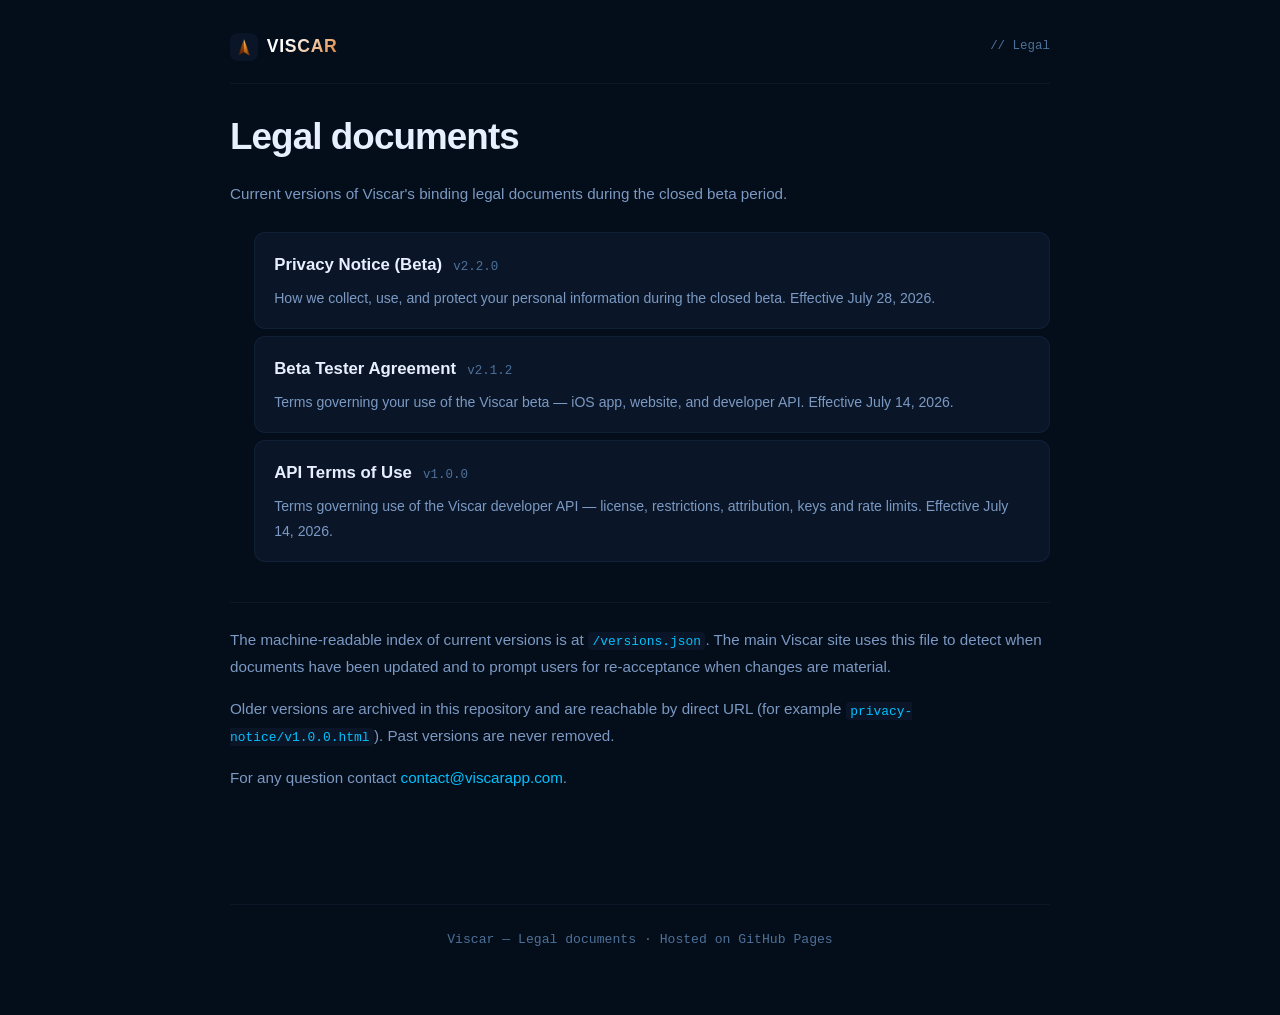
<file: index.html>
<!DOCTYPE html>
<html lang="en">
<head>
<meta charset="UTF-8" />
<meta name="viewport" content="width=device-width, initial-scale=1.0" />
<meta name="robots" content="index,follow" />
<title>Legal documents — Viscar</title>
<meta name="description" content="Current and archived versions of Viscar legal documents — Privacy Notice, Beta Tester Agreement, and API Terms of Use." />
<link rel="icon" type="image/png" href="assets/viscar-logo.png" />
<link rel="stylesheet" href="assets/legal.css" />
<style>
    .doc-list { list-style: none; margin: 1.5rem 0 0; padding: 0; }
    .doc-list li {
        background: var(--bg3);
        border: 1px solid var(--border2);
        border-radius: 0.7rem;
        padding: 1.1rem 1.2rem;
        margin-bottom: 0.8rem;
    }
    .doc-list a {
        display: flex;
        align-items: baseline;
        gap: 0.7rem;
        text-decoration: none;
        color: var(--txt);
        font-weight: 600;
        font-size: 1.05rem;
    }
    .doc-list a:hover { color: var(--cyan); }
    .doc-list-version {
        font-family: var(--mono);
        font-size: 0.78rem;
        color: var(--txt3);
        font-weight: 400;
    }
    .doc-list-desc {
        color: var(--txt2);
        font-size: 0.88rem;
        margin-top: 0.4rem;
    }
    .legal-info {
        margin-top: 2.5rem;
        padding-top: 1.5rem;
        border-top: 1px solid var(--border2);
        color: var(--txt3);
        font-size: 0.85rem;
    }
    .legal-info code { font-size: 0.85em; }
</style>
</head>
<body>

<header class="legal-topbar">
    <a class="legal-topbar-logo" href="index.html">
        <span class="legal-topbar-mark"></span>
        <span class="legal-topbar-name">VISCAR</span>
    </a>
    <span class="legal-topbar-back">// Legal</span>
</header>

<article class="legal-doc">

    <h1>Legal documents</h1>
    <p>Current versions of Viscar's binding legal documents during the closed beta period.</p>

    <ul class="doc-list">
        <li>
            <a href="privacy-notice/v2.2.0.html">
                Privacy Notice (Beta)
                <span class="doc-list-version">v2.2.0</span>
            </a>
            <div class="doc-list-desc">How we collect, use, and protect your personal information during the closed beta. Effective July 28, 2026.</div>
        </li>
        <li>
            <a href="terms/v2.1.2.html">
                Beta Tester Agreement
                <span class="doc-list-version">v2.1.2</span>
            </a>
            <div class="doc-list-desc">Terms governing your use of the Viscar beta — iOS app, website, and developer API. Effective July 14, 2026.</div>
        </li>
        <li>
            <a href="api-terms/v1.0.0.html">
                API Terms of Use
                <span class="doc-list-version">v1.0.0</span>
            </a>
            <div class="doc-list-desc">Terms governing use of the Viscar developer API — license, restrictions, attribution, keys and rate limits. Effective July 14, 2026.</div>
        </li>
    </ul>

    <div class="legal-info">
        <p>
            The machine-readable index of current versions is at
            <a href="versions.json"><code>/versions.json</code></a>.
            The main Viscar site uses this file to detect when documents have been updated
            and to prompt users for re-acceptance when changes are material.
        </p>
        <p style="margin-top:0.6rem;">
            Older versions are archived in this repository and are reachable by direct URL
            (for example <code>privacy-notice/v1.0.0.html</code>). Past versions are never removed.
        </p>
        <p style="margin-top:0.6rem;">
            For any question contact <a href="mailto:contact@viscarapp.com">contact@viscarapp.com</a>.
        </p>
    </div>

</article>

<footer class="legal-footer">
    Viscar — Legal documents · Hosted on GitHub Pages
</footer>

</body>
</html>
</file>
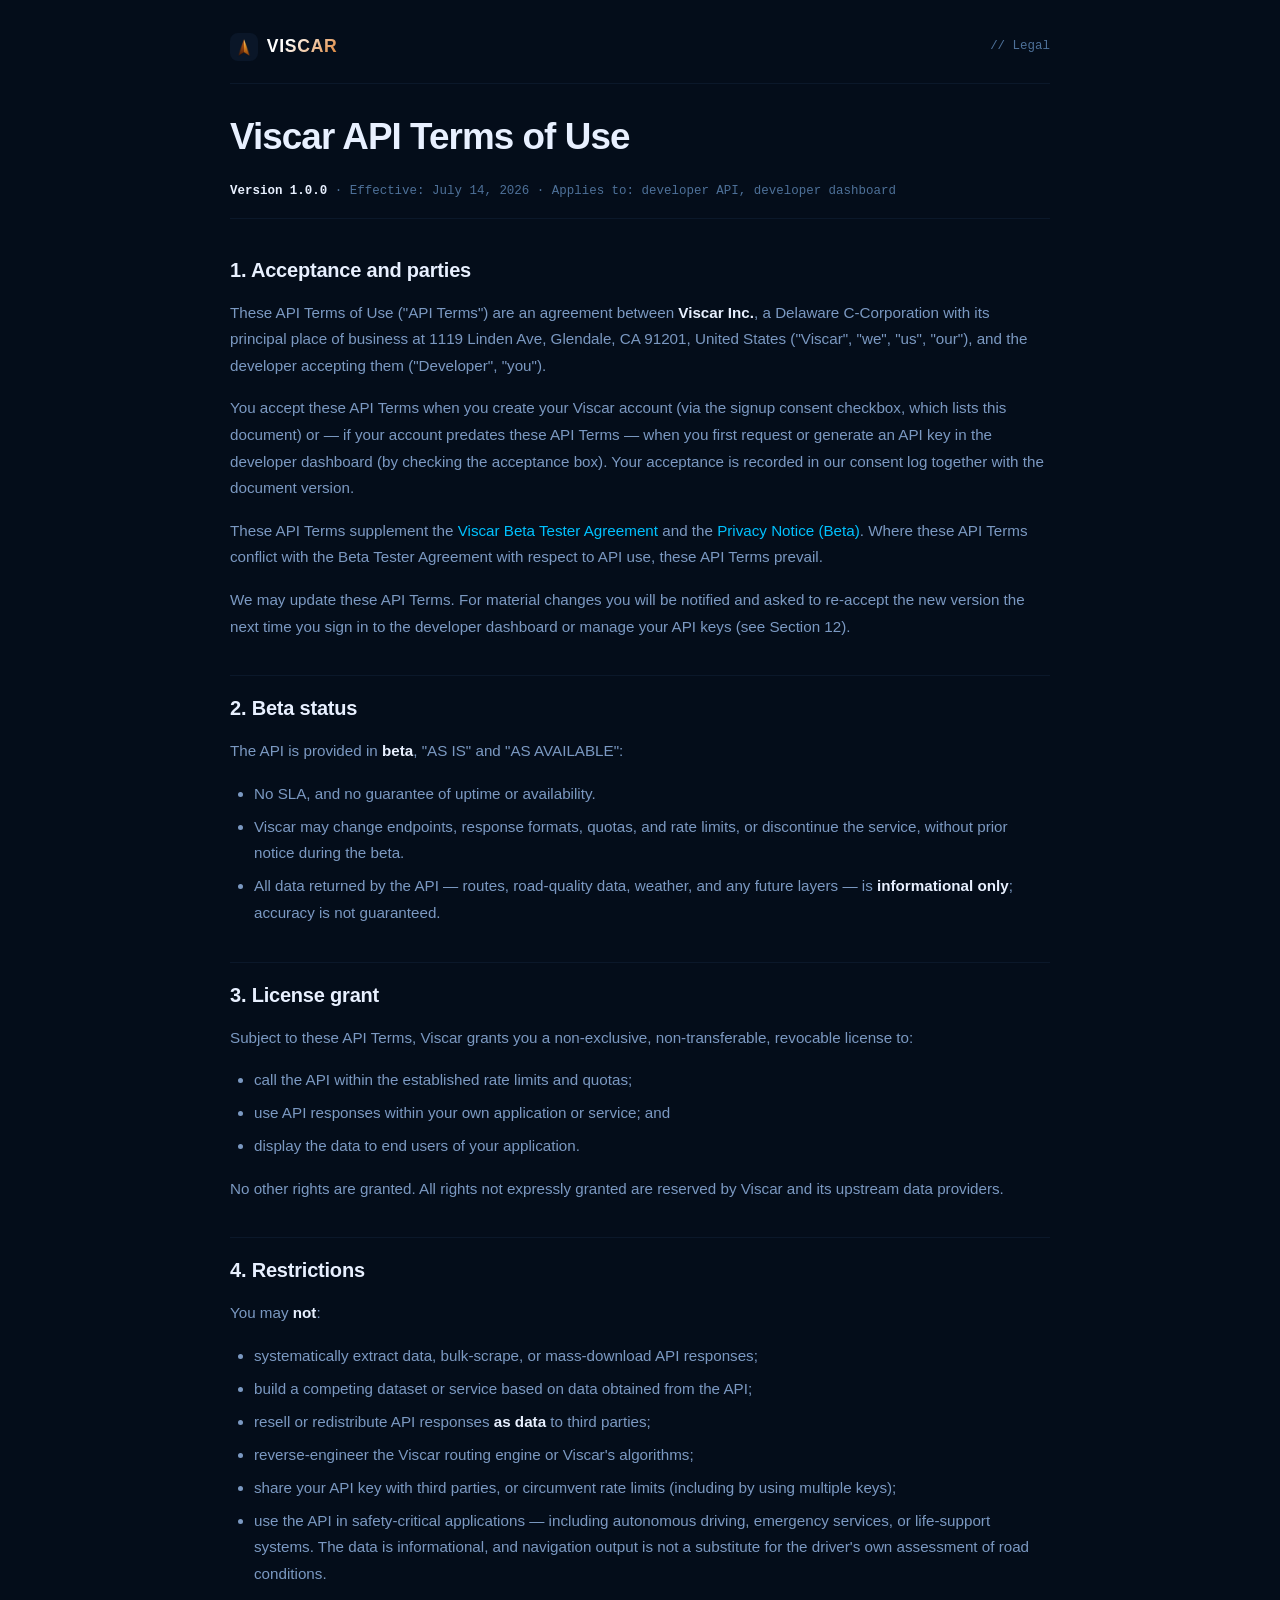
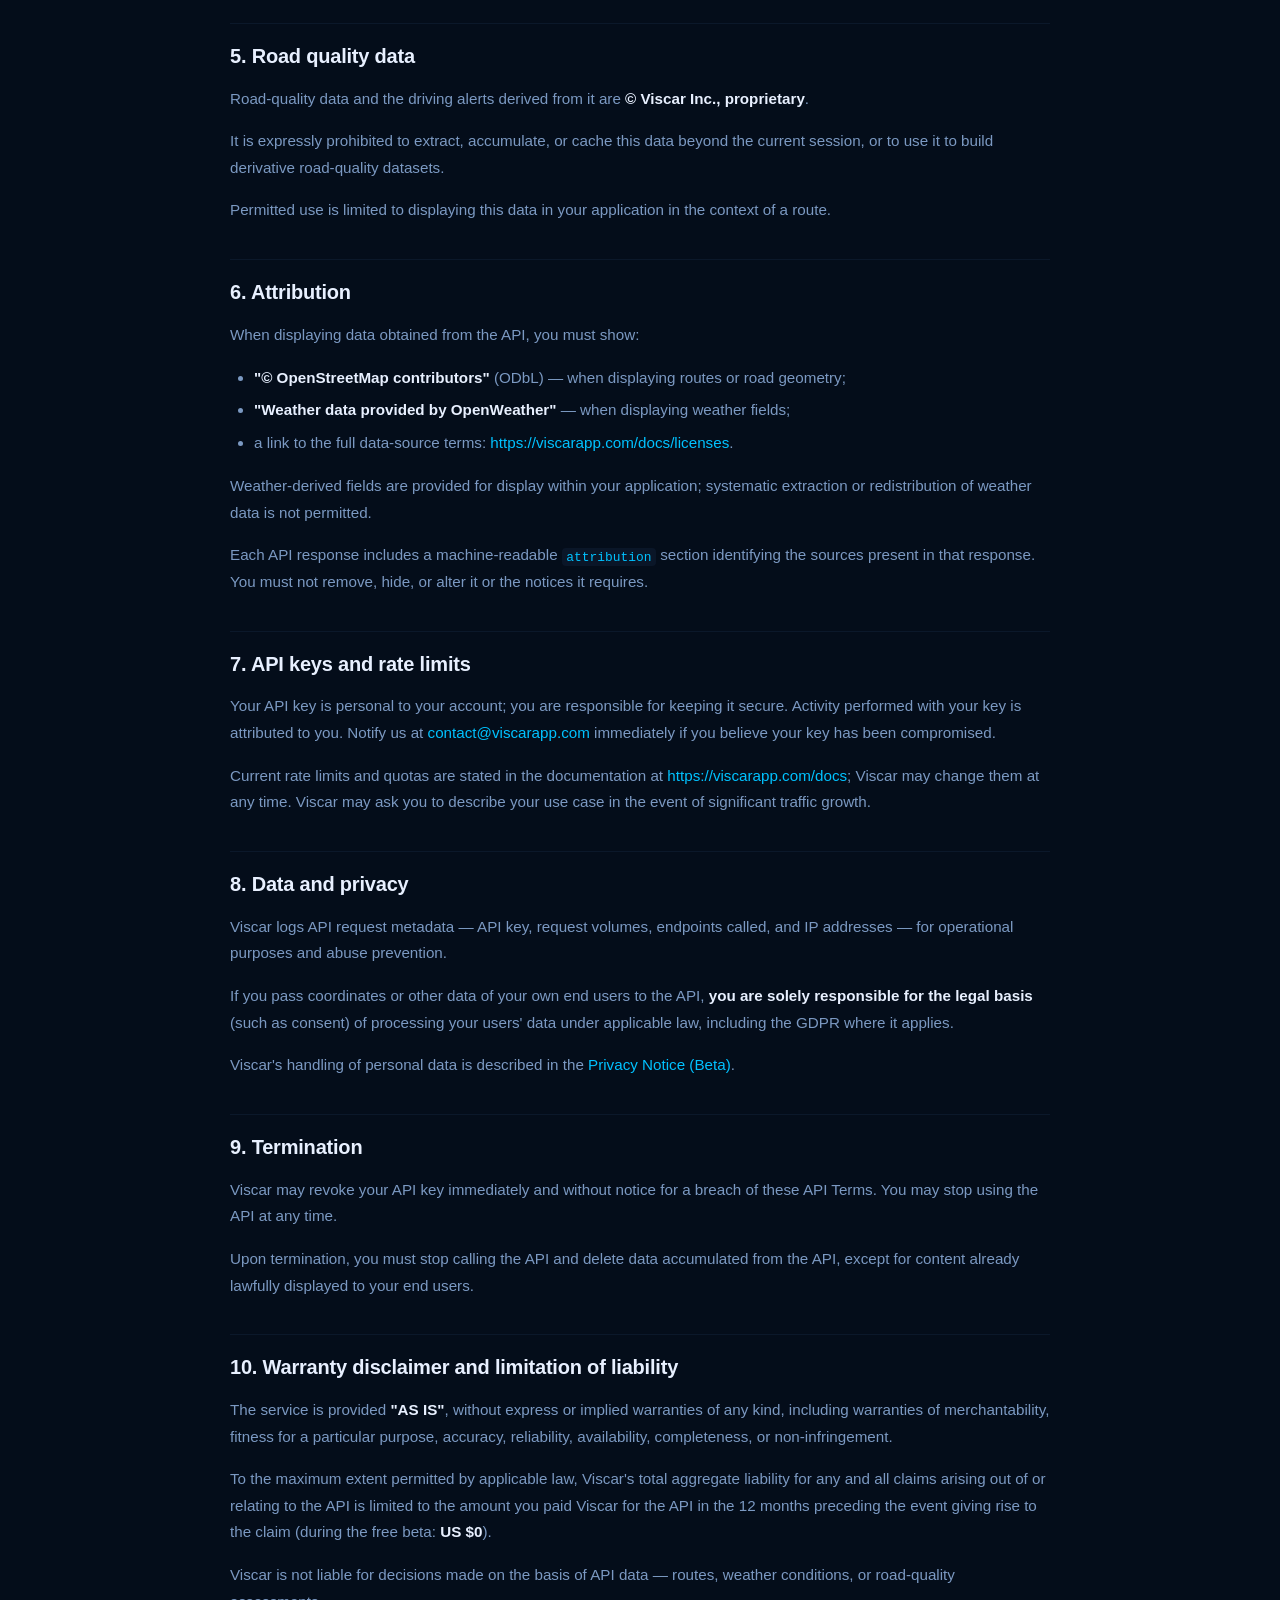
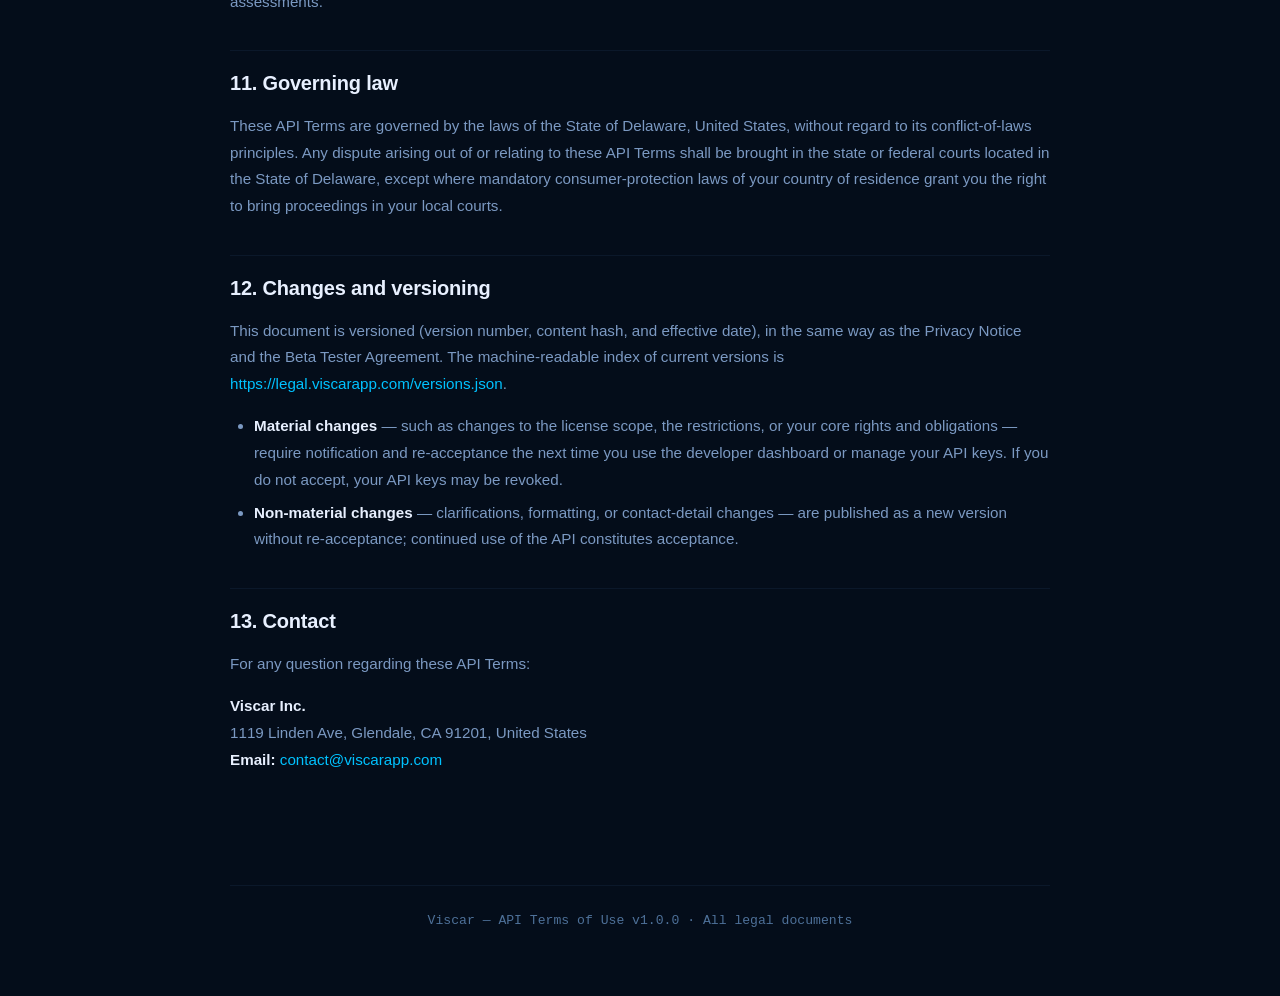
<file: api-terms/v1.0.0.html>
<!DOCTYPE html>
<html lang="en">
<head>
<meta charset="UTF-8" />
<meta name="viewport" content="width=device-width, initial-scale=1.0" />
<meta name="robots" content="index,follow" />
<title>API Terms of Use v1.0.0 — Viscar</title>
<meta name="description" content="Viscar API Terms of Use, version 1.0.0. Terms governing use of the Viscar developer API during the closed beta, operated by Viscar Inc." />
<link rel="icon" type="image/png" href="../assets/viscar-logo.png" />
<link rel="stylesheet" href="../assets/legal.css" />
</head>
<body>

<header class="legal-topbar">
    <a class="legal-topbar-logo" href="../index.html">
        <span class="legal-topbar-mark"></span>
        <span class="legal-topbar-name">VISCAR</span>
    </a>
    <span class="legal-topbar-back">// Legal</span>
</header>

<article class="legal-doc">

    <h1>Viscar API Terms of Use</h1>

    <div class="legal-doc-meta">
        <strong>Version 1.0.0</strong> · Effective: July 14, 2026 · Applies to: developer API, developer dashboard
    </div>

    <h2>1. Acceptance and parties</h2>
    <p>These API Terms of Use ("API Terms") are an agreement between <strong>Viscar Inc.</strong>, a Delaware C-Corporation with its principal place of business at 1119 Linden Ave, Glendale, CA 91201, United States ("Viscar", "we", "us", "our"), and the developer accepting them ("Developer", "you").</p>
    <p>You accept these API Terms when you create your Viscar account (via the signup consent checkbox, which lists this document) or — if your account predates these API Terms — when you first request or generate an API key in the developer dashboard (by checking the acceptance box). Your acceptance is recorded in our consent log together with the document version.</p>
    <p>These API Terms supplement the <a href="../terms/index.html">Viscar Beta Tester Agreement</a> and the <a href="../privacy-notice/index.html">Privacy Notice (Beta)</a>. Where these API Terms conflict with the Beta Tester Agreement with respect to API use, these API Terms prevail.</p>
    <p>We may update these API Terms. For material changes you will be notified and asked to re-accept the new version the next time you sign in to the developer dashboard or manage your API keys (see Section 12).</p>

    <h2>2. Beta status</h2>
    <p>The API is provided in <strong>beta</strong>, "AS IS" and "AS AVAILABLE":</p>
    <ul>
        <li>No SLA, and no guarantee of uptime or availability.</li>
        <li>Viscar may change endpoints, response formats, quotas, and rate limits, or discontinue the service, without prior notice during the beta.</li>
        <li>All data returned by the API — routes, road-quality data, weather, and any future layers — is <strong>informational only</strong>; accuracy is not guaranteed.</li>
    </ul>

    <h2>3. License grant</h2>
    <p>Subject to these API Terms, Viscar grants you a non-exclusive, non-transferable, revocable license to:</p>
    <ul>
        <li>call the API within the established rate limits and quotas;</li>
        <li>use API responses within your own application or service; and</li>
        <li>display the data to end users of your application.</li>
    </ul>
    <p>No other rights are granted. All rights not expressly granted are reserved by Viscar and its upstream data providers.</p>

    <h2>4. Restrictions</h2>
    <p>You may <strong>not</strong>:</p>
    <ul>
        <li>systematically extract data, bulk-scrape, or mass-download API responses;</li>
        <li>build a competing dataset or service based on data obtained from the API;</li>
        <li>resell or redistribute API responses <strong>as data</strong> to third parties;</li>
        <li>reverse-engineer the Viscar routing engine or Viscar's algorithms;</li>
        <li>share your API key with third parties, or circumvent rate limits (including by using multiple keys);</li>
        <li>use the API in safety-critical applications — including autonomous driving, emergency services, or life-support systems. The data is informational, and navigation output is not a substitute for the driver's own assessment of road conditions.</li>
    </ul>

    <h2>5. Road quality data</h2>
    <p>Road-quality data and the driving alerts derived from it are <strong>© Viscar Inc., proprietary</strong>.</p>
    <p>It is expressly prohibited to extract, accumulate, or cache this data beyond the current session, or to use it to build derivative road-quality datasets.</p>
    <p>Permitted use is limited to displaying this data in your application in the context of a route.</p>

    <h2>6. Attribution</h2>
    <p>When displaying data obtained from the API, you must show:</p>
    <ul>
        <li><strong>"© OpenStreetMap contributors"</strong> (ODbL) — when displaying routes or road geometry;</li>
        <li><strong>"Weather data provided by OpenWeather"</strong> — when displaying weather fields;</li>
        <li>a link to the full data-source terms: <a href="https://viscarapp.com/docs/licenses">https://viscarapp.com/docs/licenses</a>.</li>
    </ul>
    <p>Weather-derived fields are provided for display within your application; systematic extraction or redistribution of weather data is not permitted.</p>
    <p>Each API response includes a machine-readable <code>attribution</code> section identifying the sources present in that response. You must not remove, hide, or alter it or the notices it requires.</p>

    <h2>7. API keys and rate limits</h2>
    <p>Your API key is personal to your account; you are responsible for keeping it secure. Activity performed with your key is attributed to you. Notify us at <a href="mailto:contact@viscarapp.com">contact@viscarapp.com</a> immediately if you believe your key has been compromised.</p>
    <p>Current rate limits and quotas are stated in the documentation at <a href="https://viscarapp.com/docs">https://viscarapp.com/docs</a>; Viscar may change them at any time. Viscar may ask you to describe your use case in the event of significant traffic growth.</p>

    <h2>8. Data and privacy</h2>
    <p>Viscar logs API request metadata — API key, request volumes, endpoints called, and IP addresses — for operational purposes and abuse prevention.</p>
    <p>If you pass coordinates or other data of your own end users to the API, <strong>you are solely responsible for the legal basis</strong> (such as consent) of processing your users' data under applicable law, including the GDPR where it applies.</p>
    <p>Viscar's handling of personal data is described in the <a href="../privacy-notice/index.html">Privacy Notice (Beta)</a>.</p>

    <h2>9. Termination</h2>
    <p>Viscar may revoke your API key immediately and without notice for a breach of these API Terms. You may stop using the API at any time.</p>
    <p>Upon termination, you must stop calling the API and delete data accumulated from the API, except for content already lawfully displayed to your end users.</p>

    <h2>10. Warranty disclaimer and limitation of liability</h2>
    <p>The service is provided <strong>"AS IS"</strong>, without express or implied warranties of any kind, including warranties of merchantability, fitness for a particular purpose, accuracy, reliability, availability, completeness, or non-infringement.</p>
    <p>To the maximum extent permitted by applicable law, Viscar's total aggregate liability for any and all claims arising out of or relating to the API is limited to the amount you paid Viscar for the API in the 12 months preceding the event giving rise to the claim (during the free beta: <strong>US $0</strong>).</p>
    <p>Viscar is not liable for decisions made on the basis of API data — routes, weather conditions, or road-quality assessments.</p>

    <h2>11. Governing law</h2>
    <p>These API Terms are governed by the laws of the State of Delaware, United States, without regard to its conflict-of-laws principles. Any dispute arising out of or relating to these API Terms shall be brought in the state or federal courts located in the State of Delaware, except where mandatory consumer-protection laws of your country of residence grant you the right to bring proceedings in your local courts.</p>

    <h2>12. Changes and versioning</h2>
    <p>This document is versioned (version number, content hash, and effective date), in the same way as the Privacy Notice and the Beta Tester Agreement. The machine-readable index of current versions is <a href="https://legal.viscarapp.com/versions.json">https://legal.viscarapp.com/versions.json</a>.</p>
    <ul>
        <li><strong>Material changes</strong> — such as changes to the license scope, the restrictions, or your core rights and obligations — require notification and re-acceptance the next time you use the developer dashboard or manage your API keys. If you do not accept, your API keys may be revoked.</li>
        <li><strong>Non-material changes</strong> — clarifications, formatting, or contact-detail changes — are published as a new version without re-acceptance; continued use of the API constitutes acceptance.</li>
    </ul>

    <h2>13. Contact</h2>
    <p>For any question regarding these API Terms:</p>
    <p>
        <strong>Viscar Inc.</strong><br />
        1119 Linden Ave, Glendale, CA 91201, United States<br />
        <strong>Email:</strong> <a href="mailto:contact@viscarapp.com">contact@viscarapp.com</a>
    </p>

</article>

<footer class="legal-footer">
    Viscar — API Terms of Use v1.0.0 · <a href="../index.html">All legal documents</a>
</footer>

</body>
</html>
</file>
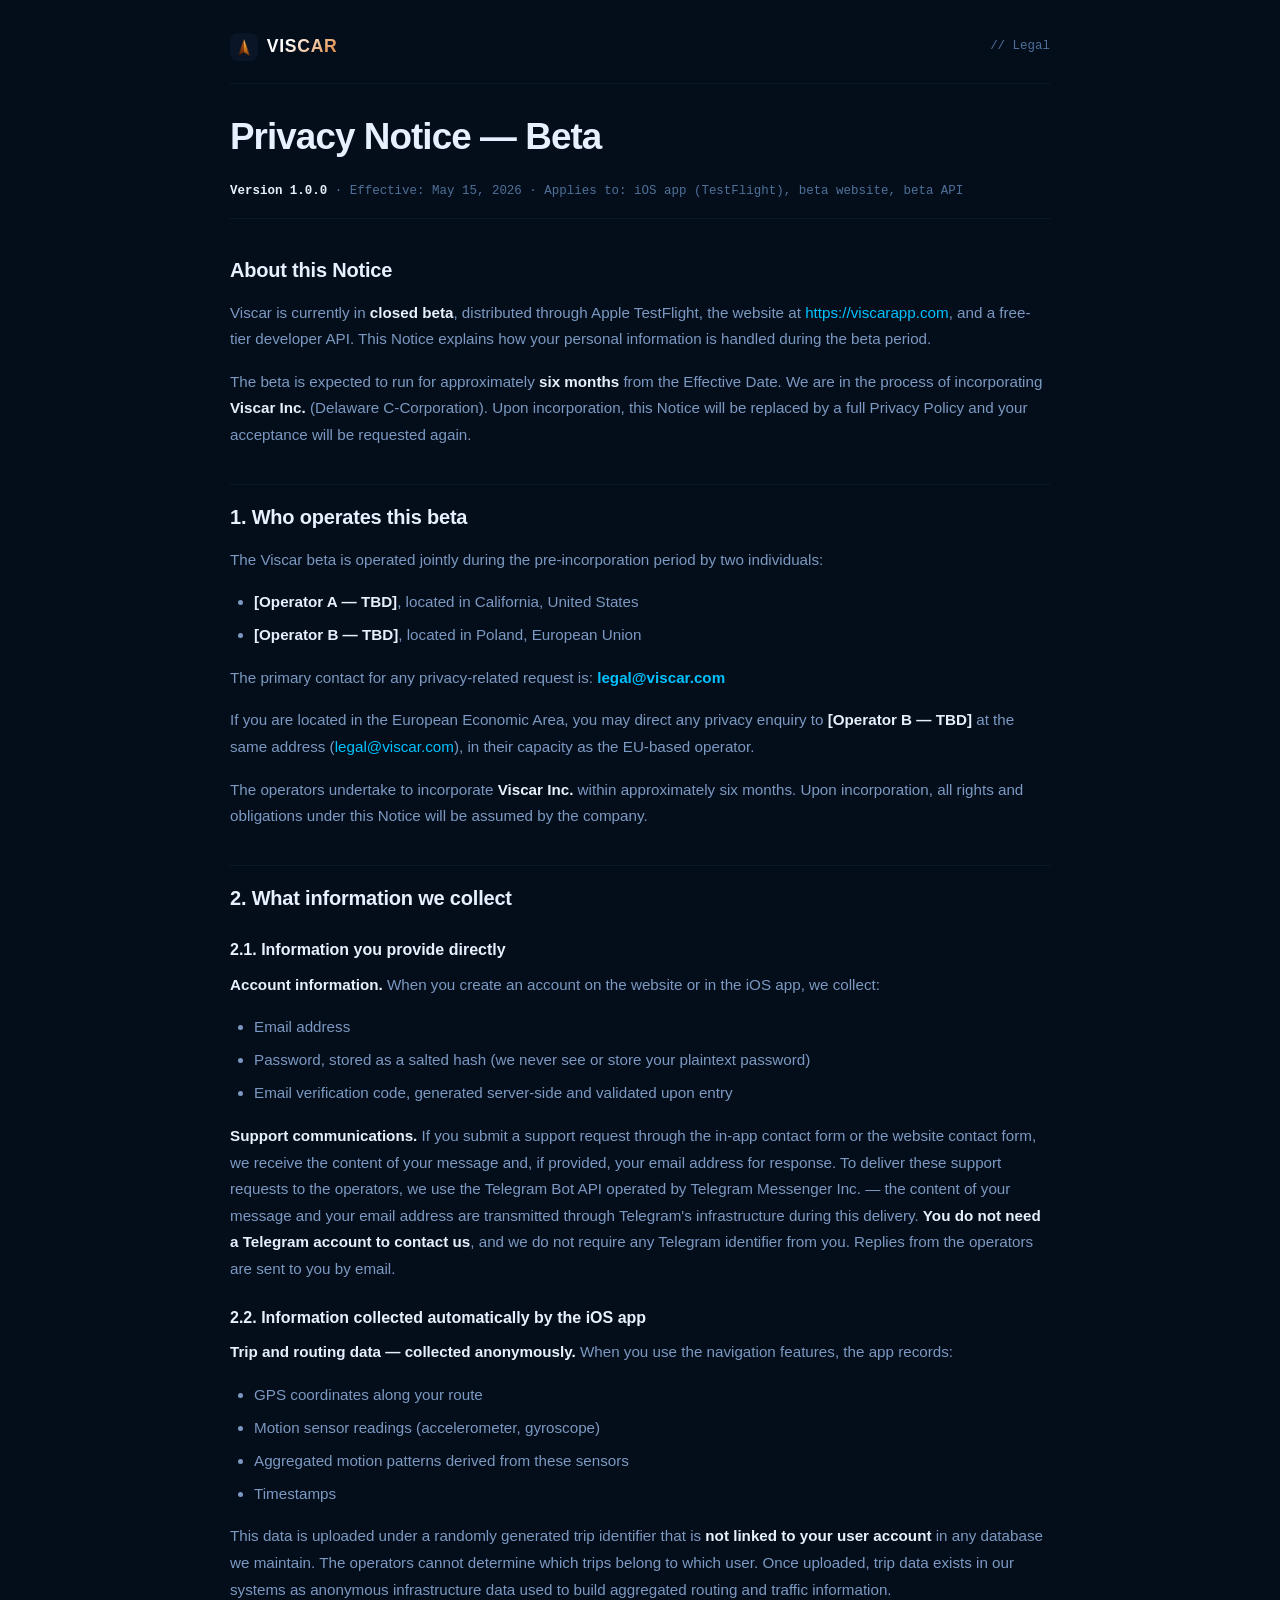
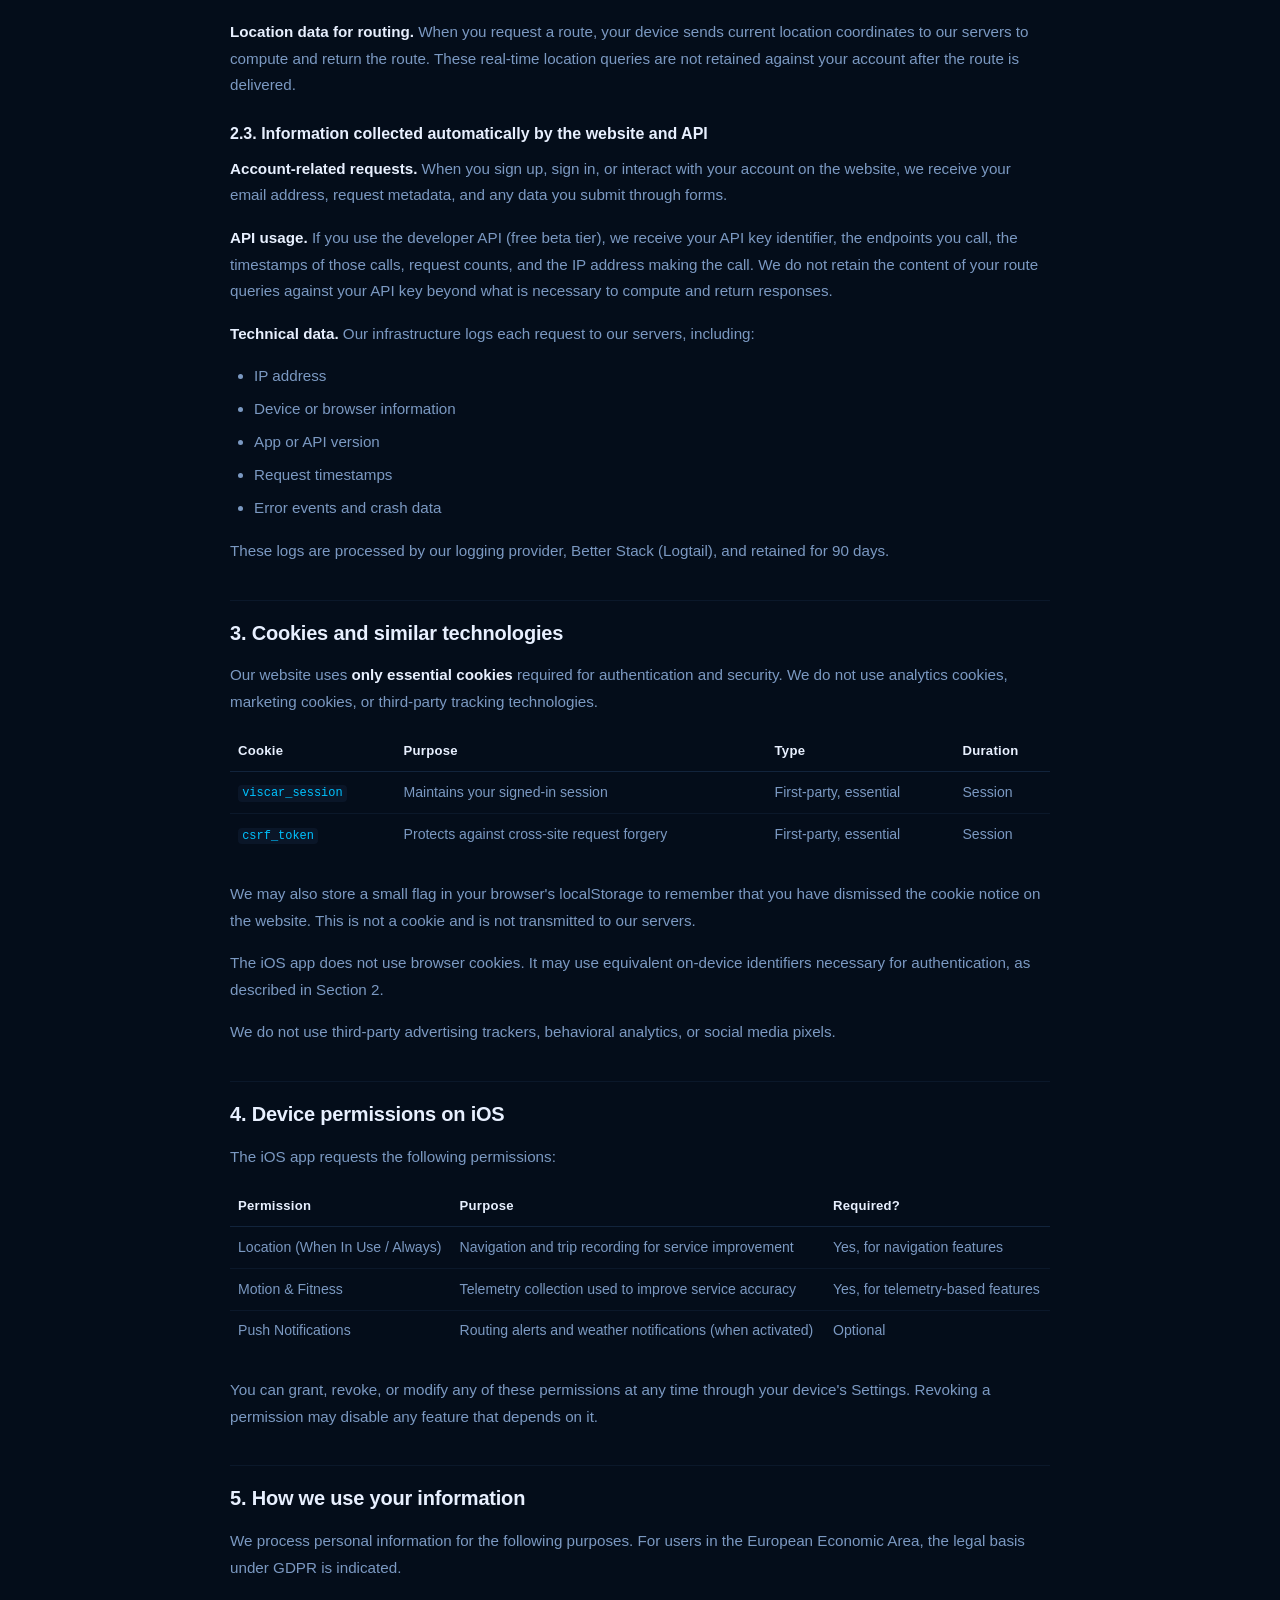
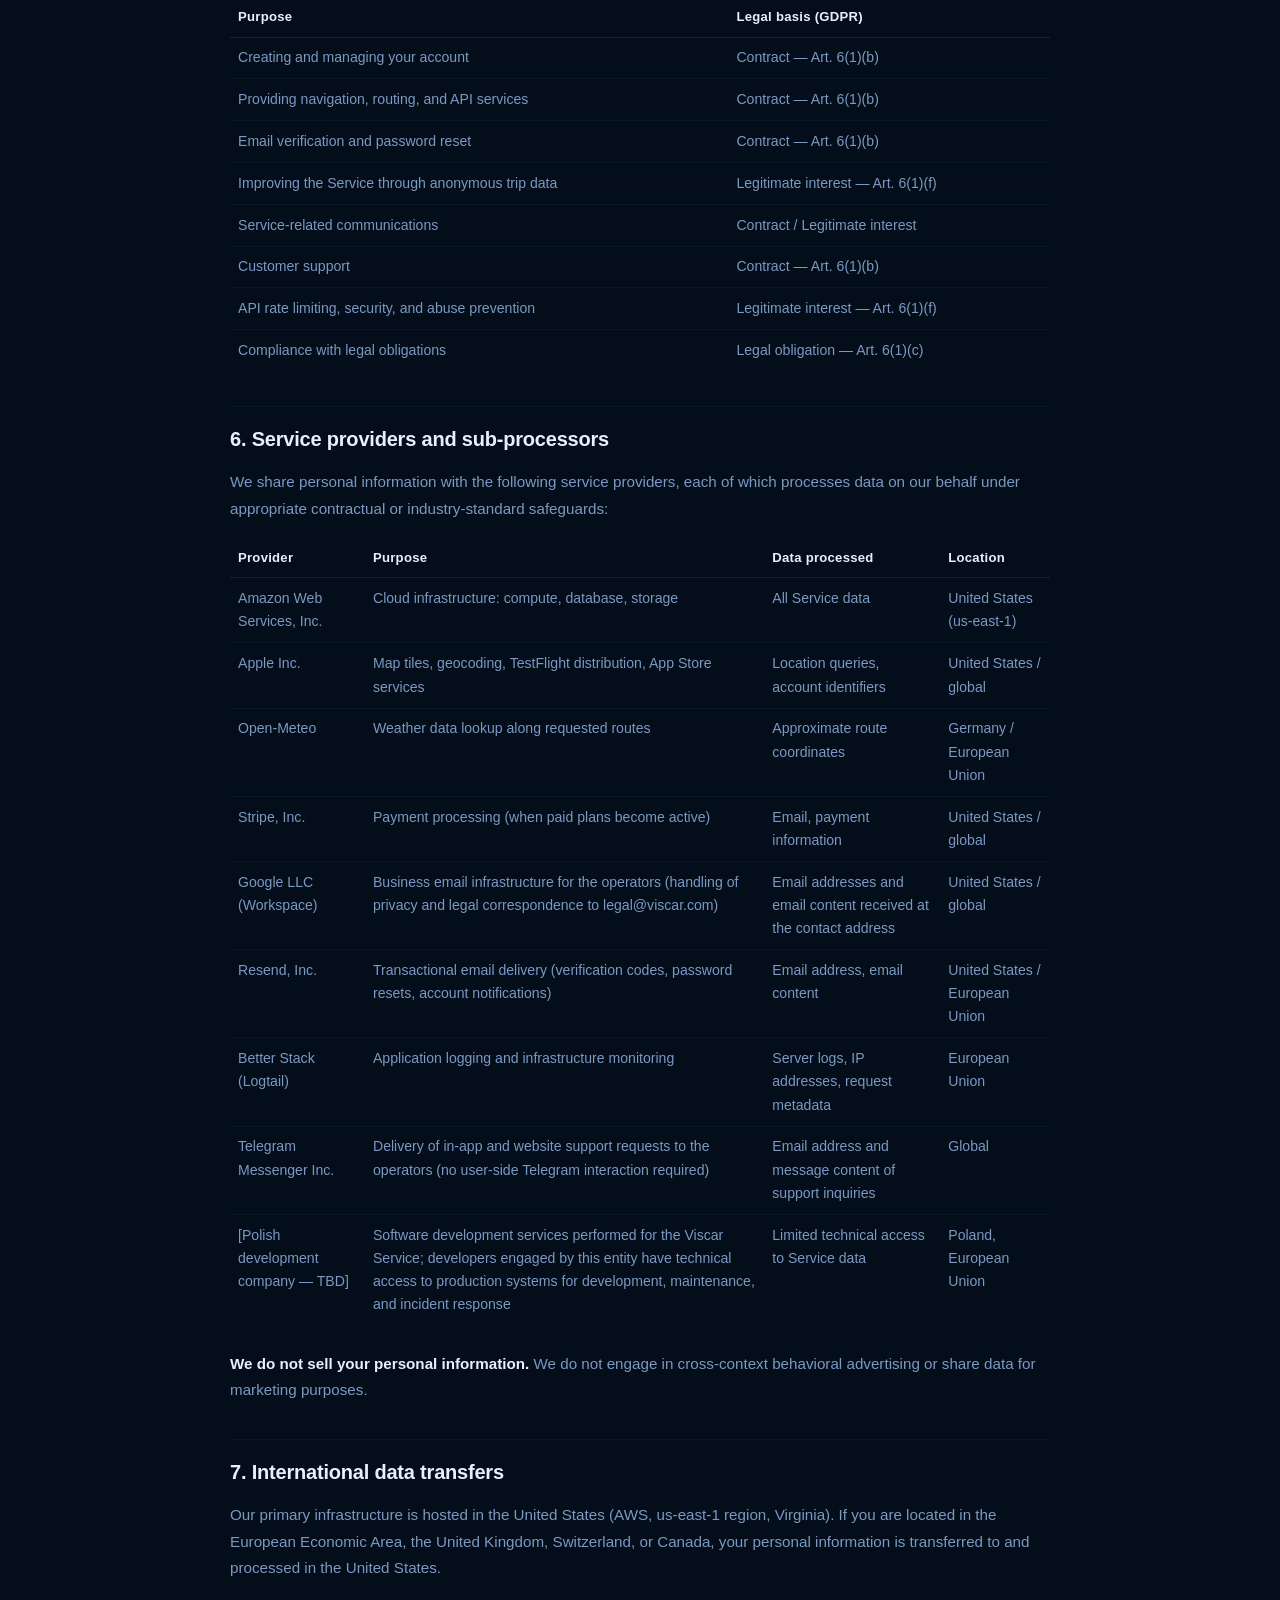
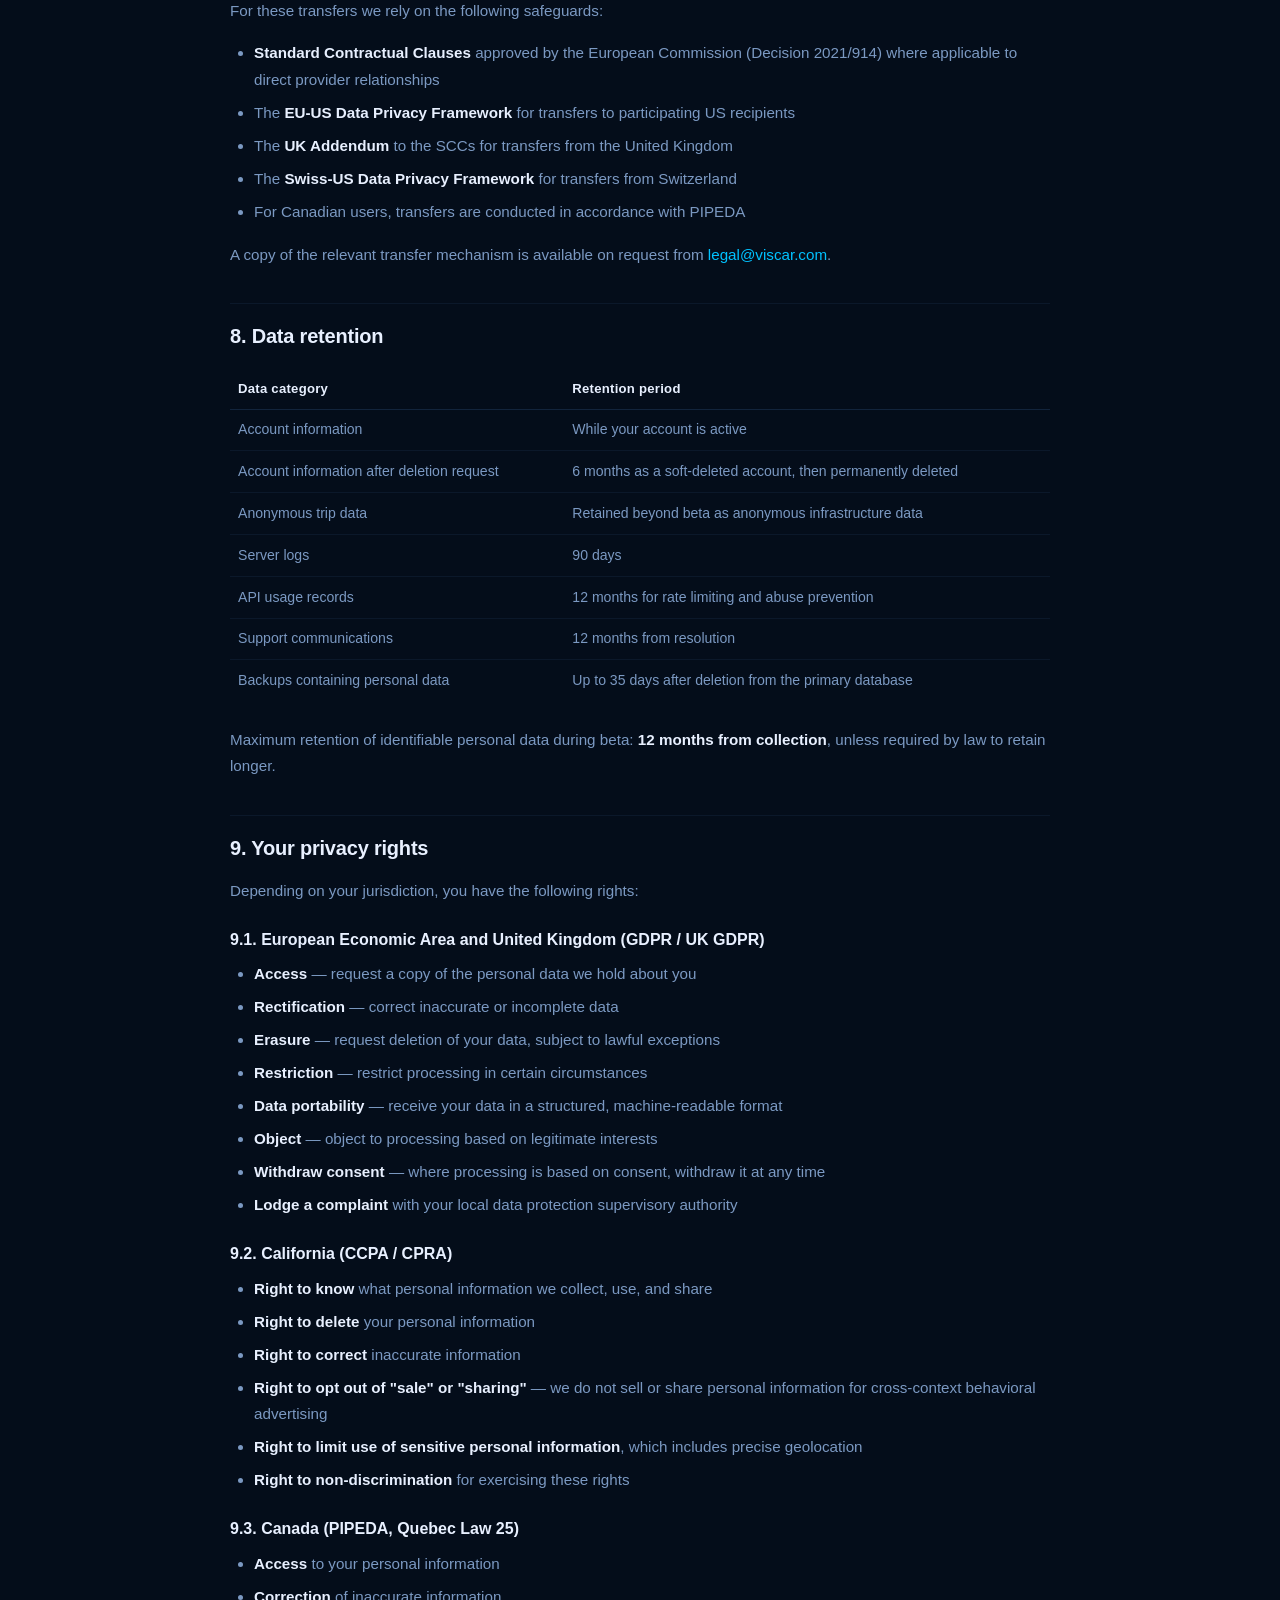
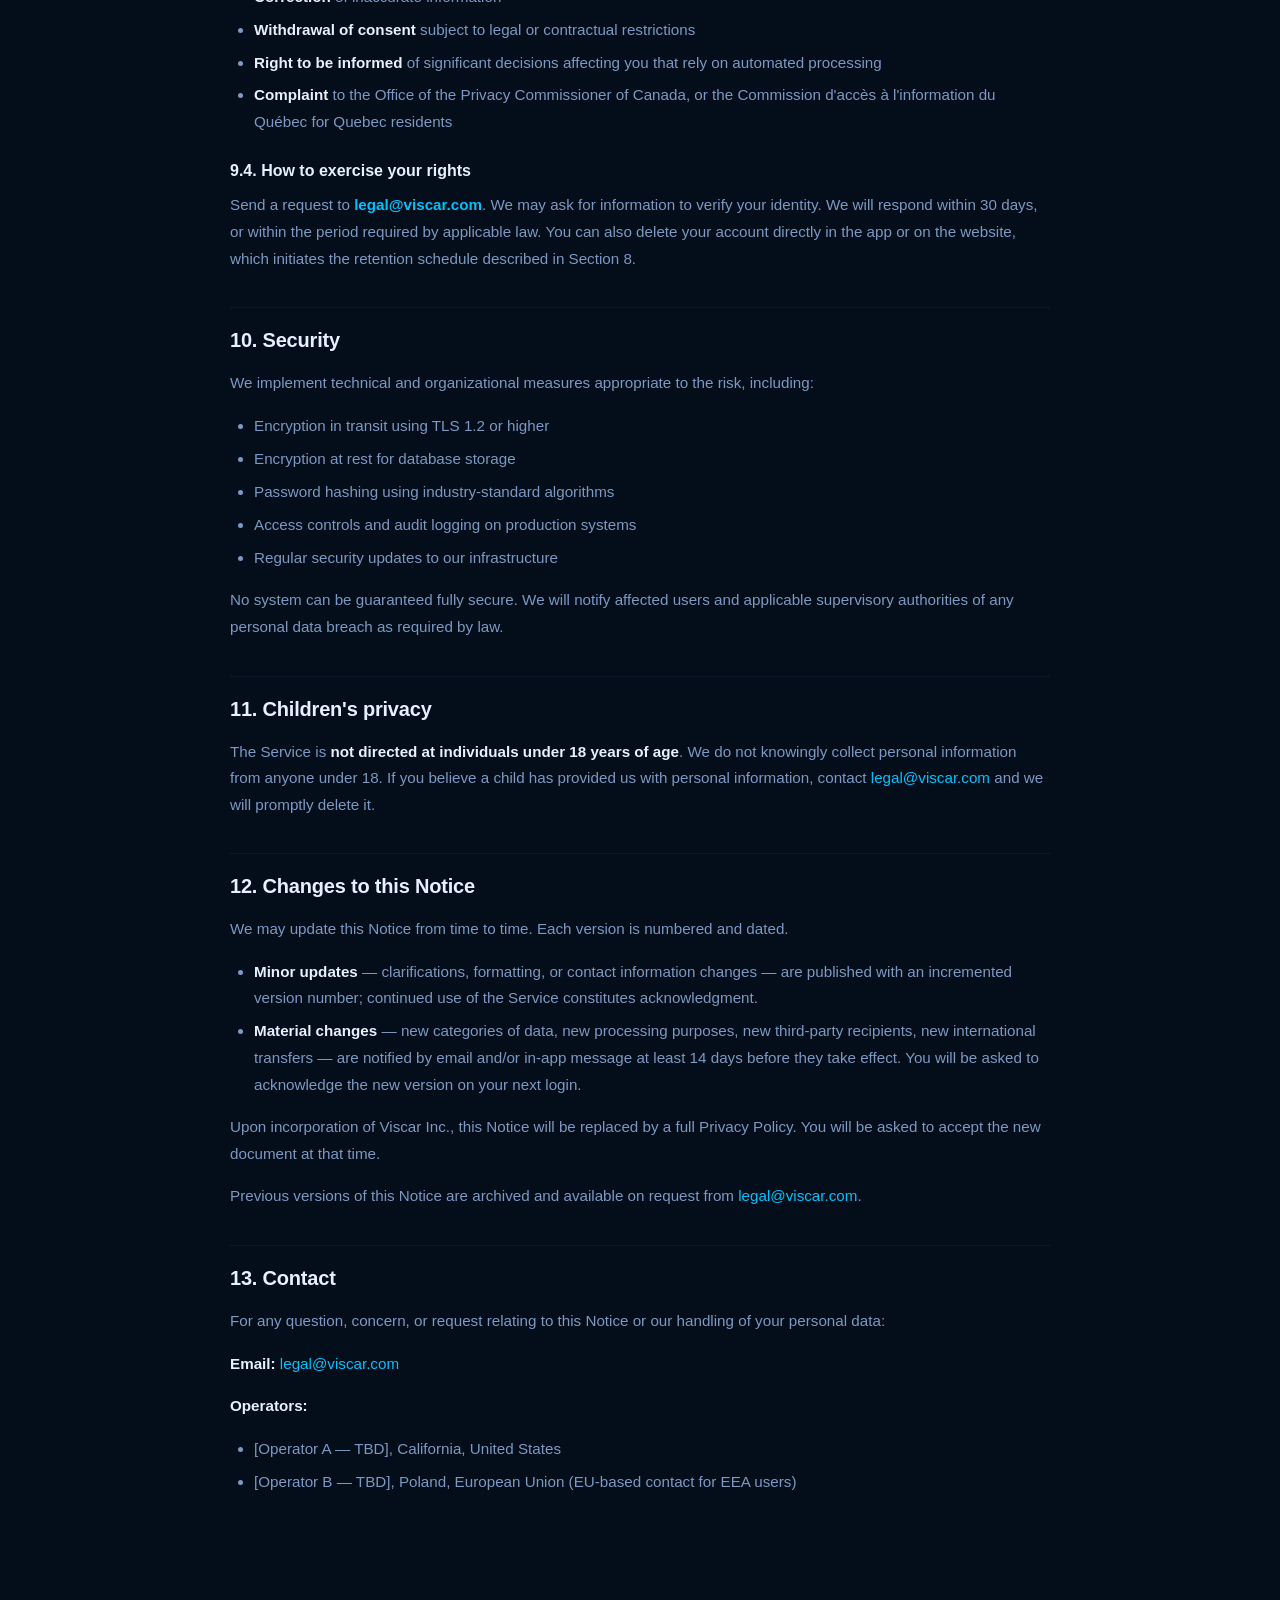
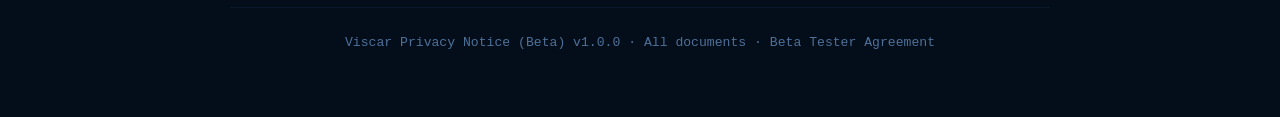
<file: privacy-notice/v1.0.0.html>
<!DOCTYPE html>
<html lang="en">
<head>
<meta charset="UTF-8" />
<meta name="viewport" content="width=device-width, initial-scale=1.0" />
<meta name="robots" content="index,follow" />
<title>Privacy Notice (Beta) v1.0.0 — Viscar</title>
<meta name="description" content="Viscar Beta Privacy Notice, version 1.0.0. How we handle personal information during the closed beta." />
<link rel="icon" type="image/png" href="../assets/viscar-logo.png" />
<link rel="stylesheet" href="../assets/legal.css" />
</head>
<body>

<header class="legal-topbar">
    <a class="legal-topbar-logo" href="../index.html">
        <span class="legal-topbar-mark"></span>
        <span class="legal-topbar-name">VISCAR</span>
    </a>
    <span class="legal-topbar-back">// Legal</span>
</header>

<article class="legal-doc">

    <h1>Privacy Notice — Beta</h1>

    <div class="legal-doc-meta">
        <strong>Version 1.0.0</strong> · Effective: May 15, 2026 · Applies to: iOS app (TestFlight), beta website, beta API
    </div>

    <h2>About this Notice</h2>
    <p>Viscar is currently in <strong>closed beta</strong>, distributed through Apple TestFlight, the website at <a href="https://viscarapp.com">https://viscarapp.com</a>, and a free-tier developer API. This Notice explains how your personal information is handled during the beta period.</p>
    <p>The beta is expected to run for approximately <strong>six months</strong> from the Effective Date. We are in the process of incorporating <strong>Viscar Inc.</strong> (Delaware C-Corporation). Upon incorporation, this Notice will be replaced by a full Privacy Policy and your acceptance will be requested again.</p>

    <h2>1. Who operates this beta</h2>
    <p>The Viscar beta is operated jointly during the pre-incorporation period by two individuals:</p>
    <ul>
        <li><strong>[Operator A — TBD]</strong>, located in California, United States</li>
        <li><strong>[Operator B — TBD]</strong>, located in Poland, European Union</li>
    </ul>
    <p>The primary contact for any privacy-related request is: <strong><a href="mailto:legal@viscar.com">legal@viscar.com</a></strong></p>
    <p>If you are located in the European Economic Area, you may direct any privacy enquiry to <strong>[Operator B — TBD]</strong> at the same address (<a href="mailto:legal@viscar.com">legal@viscar.com</a>), in their capacity as the EU-based operator.</p>
    <p>The operators undertake to incorporate <strong>Viscar Inc.</strong> within approximately six months. Upon incorporation, all rights and obligations under this Notice will be assumed by the company.</p>

    <h2>2. What information we collect</h2>

    <h3>2.1. Information you provide directly</h3>
    <p><strong>Account information.</strong> When you create an account on the website or in the iOS app, we collect:</p>
    <ul>
        <li>Email address</li>
        <li>Password, stored as a salted hash (we never see or store your plaintext password)</li>
        <li>Email verification code, generated server-side and validated upon entry</li>
    </ul>
    <p><strong>Support communications.</strong> If you submit a support request through the in-app contact form or the website contact form, we receive the content of your message and, if provided, your email address for response. To deliver these support requests to the operators, we use the Telegram Bot API operated by Telegram Messenger Inc. — the content of your message and your email address are transmitted through Telegram's infrastructure during this delivery. <strong>You do not need a Telegram account to contact us</strong>, and we do not require any Telegram identifier from you. Replies from the operators are sent to you by email.</p>

    <h3>2.2. Information collected automatically by the iOS app</h3>
    <p><strong>Trip and routing data — collected anonymously.</strong> When you use the navigation features, the app records:</p>
    <ul>
        <li>GPS coordinates along your route</li>
        <li>Motion sensor readings (accelerometer, gyroscope)</li>
        <li>Aggregated motion patterns derived from these sensors</li>
        <li>Timestamps</li>
    </ul>
    <p>This data is uploaded under a randomly generated trip identifier that is <strong>not linked to your user account</strong> in any database we maintain. The operators cannot determine which trips belong to which user. Once uploaded, trip data exists in our systems as anonymous infrastructure data used to build aggregated routing and traffic information.</p>
    <p><strong>Location data for routing.</strong> When you request a route, your device sends current location coordinates to our servers to compute and return the route. These real-time location queries are not retained against your account after the route is delivered.</p>

    <h3>2.3. Information collected automatically by the website and API</h3>
    <p><strong>Account-related requests.</strong> When you sign up, sign in, or interact with your account on the website, we receive your email address, request metadata, and any data you submit through forms.</p>
    <p><strong>API usage.</strong> If you use the developer API (free beta tier), we receive your API key identifier, the endpoints you call, the timestamps of those calls, request counts, and the IP address making the call. We do not retain the content of your route queries against your API key beyond what is necessary to compute and return responses.</p>
    <p><strong>Technical data.</strong> Our infrastructure logs each request to our servers, including:</p>
    <ul>
        <li>IP address</li>
        <li>Device or browser information</li>
        <li>App or API version</li>
        <li>Request timestamps</li>
        <li>Error events and crash data</li>
    </ul>
    <p>These logs are processed by our logging provider, Better Stack (Logtail), and retained for 90 days.</p>

    <h2 id="cookies">3. Cookies and similar technologies</h2>
    <p>Our website uses <strong>only essential cookies</strong> required for authentication and security. We do not use analytics cookies, marketing cookies, or third-party tracking technologies.</p>
    <table>
        <thead>
            <tr><th>Cookie</th><th>Purpose</th><th>Type</th><th>Duration</th></tr>
        </thead>
        <tbody>
            <tr><td><code>viscar_session</code></td><td>Maintains your signed-in session</td><td>First-party, essential</td><td>Session</td></tr>
            <tr><td><code>csrf_token</code></td><td>Protects against cross-site request forgery</td><td>First-party, essential</td><td>Session</td></tr>
        </tbody>
    </table>
    <p>We may also store a small flag in your browser's localStorage to remember that you have dismissed the cookie notice on the website. This is not a cookie and is not transmitted to our servers.</p>
    <p>The iOS app does not use browser cookies. It may use equivalent on-device identifiers necessary for authentication, as described in Section 2.</p>
    <p>We do not use third-party advertising trackers, behavioral analytics, or social media pixels.</p>

    <h2>4. Device permissions on iOS</h2>
    <p>The iOS app requests the following permissions:</p>
    <table>
        <thead>
            <tr><th>Permission</th><th>Purpose</th><th>Required?</th></tr>
        </thead>
        <tbody>
            <tr><td>Location (When In Use / Always)</td><td>Navigation and trip recording for service improvement</td><td>Yes, for navigation features</td></tr>
            <tr><td>Motion &amp; Fitness</td><td>Telemetry collection used to improve service accuracy</td><td>Yes, for telemetry-based features</td></tr>
            <tr><td>Push Notifications</td><td>Routing alerts and weather notifications (when activated)</td><td>Optional</td></tr>
        </tbody>
    </table>
    <p>You can grant, revoke, or modify any of these permissions at any time through your device's Settings. Revoking a permission may disable any feature that depends on it.</p>

    <h2>5. How we use your information</h2>
    <p>We process personal information for the following purposes. For users in the European Economic Area, the legal basis under GDPR is indicated.</p>
    <table>
        <thead>
            <tr><th>Purpose</th><th>Legal basis (GDPR)</th></tr>
        </thead>
        <tbody>
            <tr><td>Creating and managing your account</td><td>Contract — Art. 6(1)(b)</td></tr>
            <tr><td>Providing navigation, routing, and API services</td><td>Contract — Art. 6(1)(b)</td></tr>
            <tr><td>Email verification and password reset</td><td>Contract — Art. 6(1)(b)</td></tr>
            <tr><td>Improving the Service through anonymous trip data</td><td>Legitimate interest — Art. 6(1)(f)</td></tr>
            <tr><td>Service-related communications</td><td>Contract / Legitimate interest</td></tr>
            <tr><td>Customer support</td><td>Contract — Art. 6(1)(b)</td></tr>
            <tr><td>API rate limiting, security, and abuse prevention</td><td>Legitimate interest — Art. 6(1)(f)</td></tr>
            <tr><td>Compliance with legal obligations</td><td>Legal obligation — Art. 6(1)(c)</td></tr>
        </tbody>
    </table>

    <h2>6. Service providers and sub-processors</h2>
    <p>We share personal information with the following service providers, each of which processes data on our behalf under appropriate contractual or industry-standard safeguards:</p>
    <table>
        <thead>
            <tr><th>Provider</th><th>Purpose</th><th>Data processed</th><th>Location</th></tr>
        </thead>
        <tbody>
            <tr><td>Amazon Web Services, Inc.</td><td>Cloud infrastructure: compute, database, storage</td><td>All Service data</td><td>United States (us-east-1)</td></tr>
            <tr><td>Apple Inc.</td><td>Map tiles, geocoding, TestFlight distribution, App Store services</td><td>Location queries, account identifiers</td><td>United States / global</td></tr>
            <tr><td>Open-Meteo</td><td>Weather data lookup along requested routes</td><td>Approximate route coordinates</td><td>Germany / European Union</td></tr>
            <tr><td>Stripe, Inc.</td><td>Payment processing (when paid plans become active)</td><td>Email, payment information</td><td>United States / global</td></tr>
            <tr><td>Google LLC (Workspace)</td><td>Business email infrastructure for the operators (handling of privacy and legal correspondence to legal@viscar.com)</td><td>Email addresses and email content received at the contact address</td><td>United States / global</td></tr>
            <tr><td>Resend, Inc.</td><td>Transactional email delivery (verification codes, password resets, account notifications)</td><td>Email address, email content</td><td>United States / European Union</td></tr>
            <tr><td>Better Stack (Logtail)</td><td>Application logging and infrastructure monitoring</td><td>Server logs, IP addresses, request metadata</td><td>European Union</td></tr>
            <tr><td>Telegram Messenger Inc.</td><td>Delivery of in-app and website support requests to the operators (no user-side Telegram interaction required)</td><td>Email address and message content of support inquiries</td><td>Global</td></tr>
            <tr><td>[Polish development company — TBD]</td><td>Software development services performed for the Viscar Service; developers engaged by this entity have technical access to production systems for development, maintenance, and incident response</td><td>Limited technical access to Service data</td><td>Poland, European Union</td></tr>
        </tbody>
    </table>
    <p><strong>We do not sell your personal information.</strong> We do not engage in cross-context behavioral advertising or share data for marketing purposes.</p>

    <h2>7. International data transfers</h2>
    <p>Our primary infrastructure is hosted in the United States (AWS, us-east-1 region, Virginia). If you are located in the European Economic Area, the United Kingdom, Switzerland, or Canada, your personal information is transferred to and processed in the United States.</p>
    <p>For these transfers we rely on the following safeguards:</p>
    <ul>
        <li><strong>Standard Contractual Clauses</strong> approved by the European Commission (Decision 2021/914) where applicable to direct provider relationships</li>
        <li>The <strong>EU-US Data Privacy Framework</strong> for transfers to participating US recipients</li>
        <li>The <strong>UK Addendum</strong> to the SCCs for transfers from the United Kingdom</li>
        <li>The <strong>Swiss-US Data Privacy Framework</strong> for transfers from Switzerland</li>
        <li>For Canadian users, transfers are conducted in accordance with PIPEDA</li>
    </ul>
    <p>A copy of the relevant transfer mechanism is available on request from <a href="mailto:legal@viscar.com">legal@viscar.com</a>.</p>

    <h2>8. Data retention</h2>
    <table>
        <thead>
            <tr><th>Data category</th><th>Retention period</th></tr>
        </thead>
        <tbody>
            <tr><td>Account information</td><td>While your account is active</td></tr>
            <tr><td>Account information after deletion request</td><td>6 months as a soft-deleted account, then permanently deleted</td></tr>
            <tr><td>Anonymous trip data</td><td>Retained beyond beta as anonymous infrastructure data</td></tr>
            <tr><td>Server logs</td><td>90 days</td></tr>
            <tr><td>API usage records</td><td>12 months for rate limiting and abuse prevention</td></tr>
            <tr><td>Support communications</td><td>12 months from resolution</td></tr>
            <tr><td>Backups containing personal data</td><td>Up to 35 days after deletion from the primary database</td></tr>
        </tbody>
    </table>
    <p>Maximum retention of identifiable personal data during beta: <strong>12 months from collection</strong>, unless required by law to retain longer.</p>

    <h2>9. Your privacy rights</h2>
    <p>Depending on your jurisdiction, you have the following rights:</p>

    <h3>9.1. European Economic Area and United Kingdom (GDPR / UK GDPR)</h3>
    <ul>
        <li><strong>Access</strong> — request a copy of the personal data we hold about you</li>
        <li><strong>Rectification</strong> — correct inaccurate or incomplete data</li>
        <li><strong>Erasure</strong> — request deletion of your data, subject to lawful exceptions</li>
        <li><strong>Restriction</strong> — restrict processing in certain circumstances</li>
        <li><strong>Data portability</strong> — receive your data in a structured, machine-readable format</li>
        <li><strong>Object</strong> — object to processing based on legitimate interests</li>
        <li><strong>Withdraw consent</strong> — where processing is based on consent, withdraw it at any time</li>
        <li><strong>Lodge a complaint</strong> with your local data protection supervisory authority</li>
    </ul>

    <h3>9.2. California (CCPA / CPRA)</h3>
    <ul>
        <li><strong>Right to know</strong> what personal information we collect, use, and share</li>
        <li><strong>Right to delete</strong> your personal information</li>
        <li><strong>Right to correct</strong> inaccurate information</li>
        <li><strong>Right to opt out of "sale" or "sharing"</strong> — we do not sell or share personal information for cross-context behavioral advertising</li>
        <li><strong>Right to limit use of sensitive personal information</strong>, which includes precise geolocation</li>
        <li><strong>Right to non-discrimination</strong> for exercising these rights</li>
    </ul>

    <h3>9.3. Canada (PIPEDA, Quebec Law 25)</h3>
    <ul>
        <li><strong>Access</strong> to your personal information</li>
        <li><strong>Correction</strong> of inaccurate information</li>
        <li><strong>Withdrawal of consent</strong> subject to legal or contractual restrictions</li>
        <li><strong>Right to be informed</strong> of significant decisions affecting you that rely on automated processing</li>
        <li><strong>Complaint</strong> to the Office of the Privacy Commissioner of Canada, or the Commission d'accès à l'information du Québec for Quebec residents</li>
    </ul>

    <h3>9.4. How to exercise your rights</h3>
    <p>Send a request to <strong><a href="mailto:legal@viscar.com">legal@viscar.com</a></strong>. We may ask for information to verify your identity. We will respond within 30 days, or within the period required by applicable law. You can also delete your account directly in the app or on the website, which initiates the retention schedule described in Section 8.</p>

    <h2>10. Security</h2>
    <p>We implement technical and organizational measures appropriate to the risk, including:</p>
    <ul>
        <li>Encryption in transit using TLS 1.2 or higher</li>
        <li>Encryption at rest for database storage</li>
        <li>Password hashing using industry-standard algorithms</li>
        <li>Access controls and audit logging on production systems</li>
        <li>Regular security updates to our infrastructure</li>
    </ul>
    <p>No system can be guaranteed fully secure. We will notify affected users and applicable supervisory authorities of any personal data breach as required by law.</p>

    <h2>11. Children's privacy</h2>
    <p>The Service is <strong>not directed at individuals under 18 years of age</strong>. We do not knowingly collect personal information from anyone under 18. If you believe a child has provided us with personal information, contact <a href="mailto:legal@viscar.com">legal@viscar.com</a> and we will promptly delete it.</p>

    <h2>12. Changes to this Notice</h2>
    <p>We may update this Notice from time to time. Each version is numbered and dated.</p>
    <ul>
        <li><strong>Minor updates</strong> — clarifications, formatting, or contact information changes — are published with an incremented version number; continued use of the Service constitutes acknowledgment.</li>
        <li><strong>Material changes</strong> — new categories of data, new processing purposes, new third-party recipients, new international transfers — are notified by email and/or in-app message at least 14 days before they take effect. You will be asked to acknowledge the new version on your next login.</li>
    </ul>
    <p>Upon incorporation of Viscar Inc., this Notice will be replaced by a full Privacy Policy. You will be asked to accept the new document at that time.</p>
    <p>Previous versions of this Notice are archived and available on request from <a href="mailto:legal@viscar.com">legal@viscar.com</a>.</p>

    <h2>13. Contact</h2>
    <p>For any question, concern, or request relating to this Notice or our handling of your personal data:</p>
    <p><strong>Email:</strong> <a href="mailto:legal@viscar.com">legal@viscar.com</a></p>
    <p><strong>Operators:</strong></p>
    <ul>
        <li>[Operator A — TBD], California, United States</li>
        <li>[Operator B — TBD], Poland, European Union (EU-based contact for EEA users)</li>
    </ul>

</article>

<footer class="legal-footer">
    Viscar Privacy Notice (Beta) v1.0.0 ·
    <a href="../index.html">All documents</a> ·
    <a href="../terms/v1.0.0.html">Beta Tester Agreement</a>
</footer>

</body>
</html>
</file>
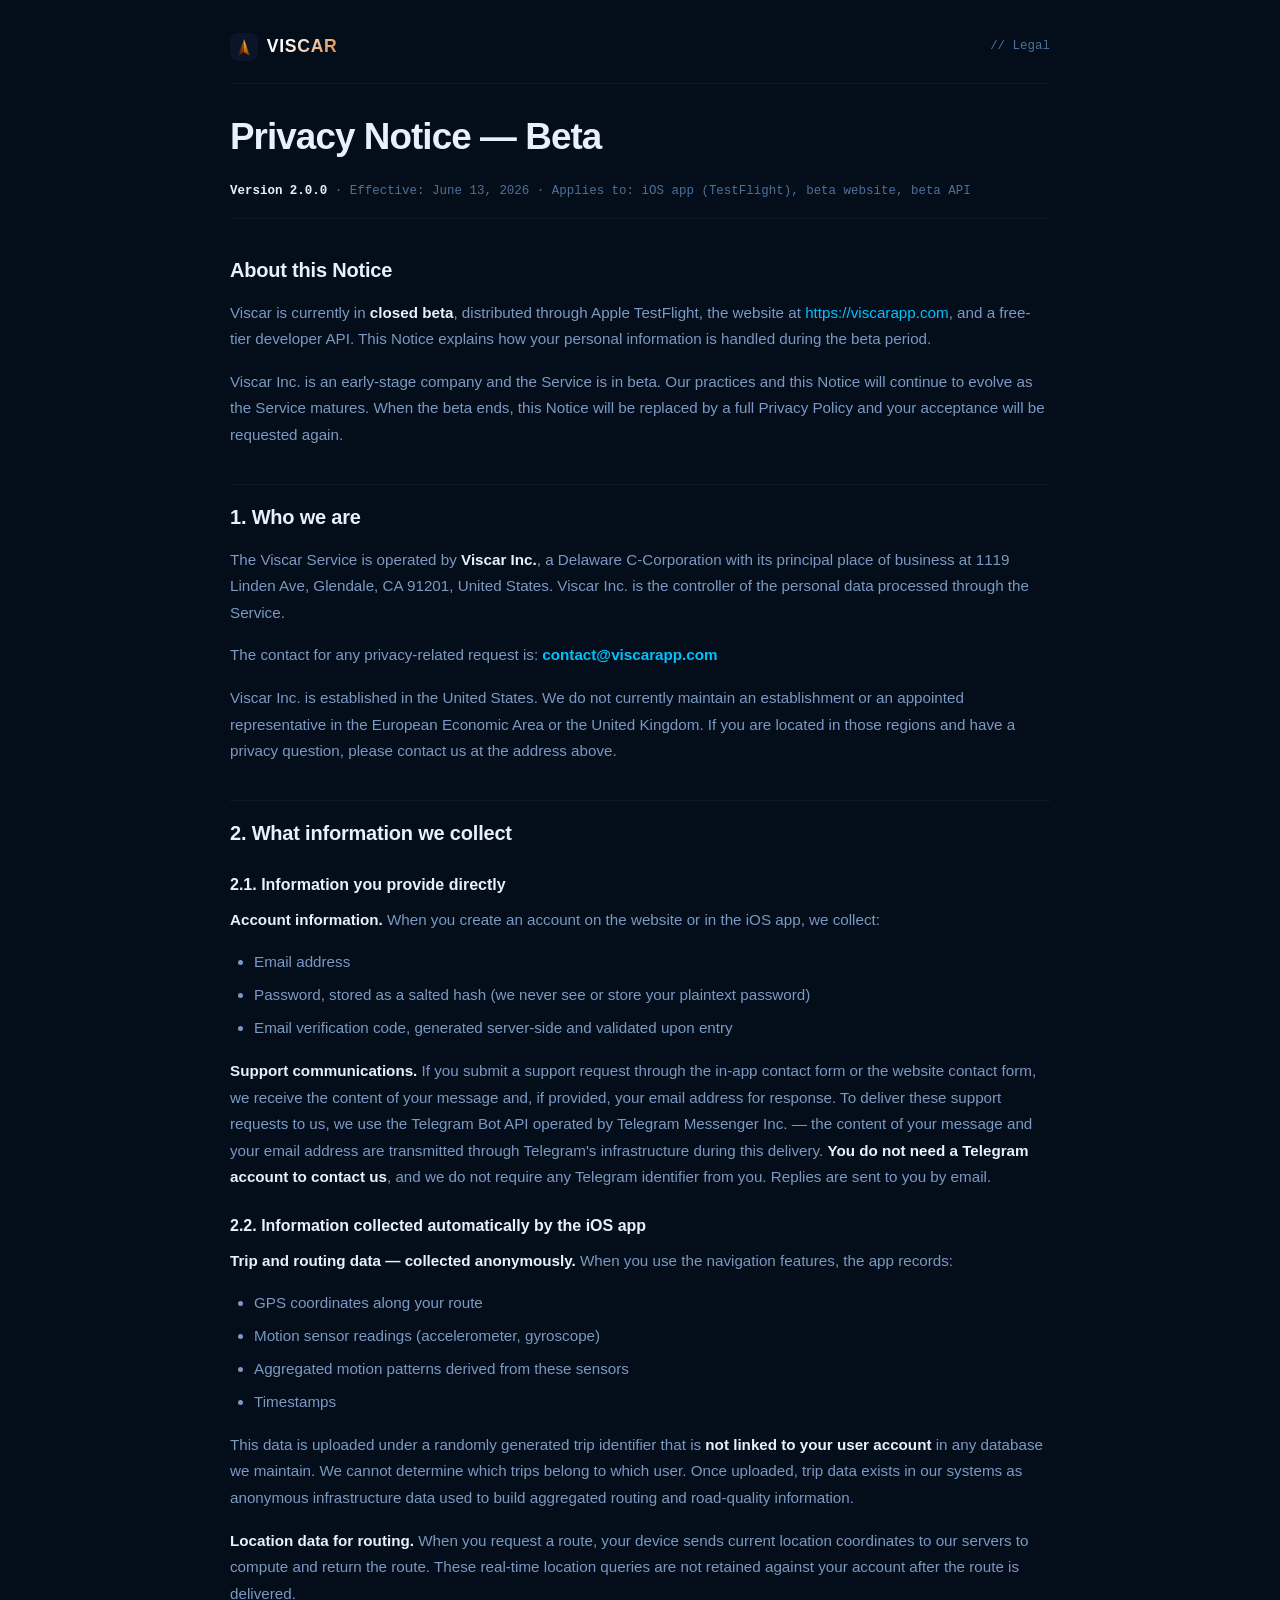
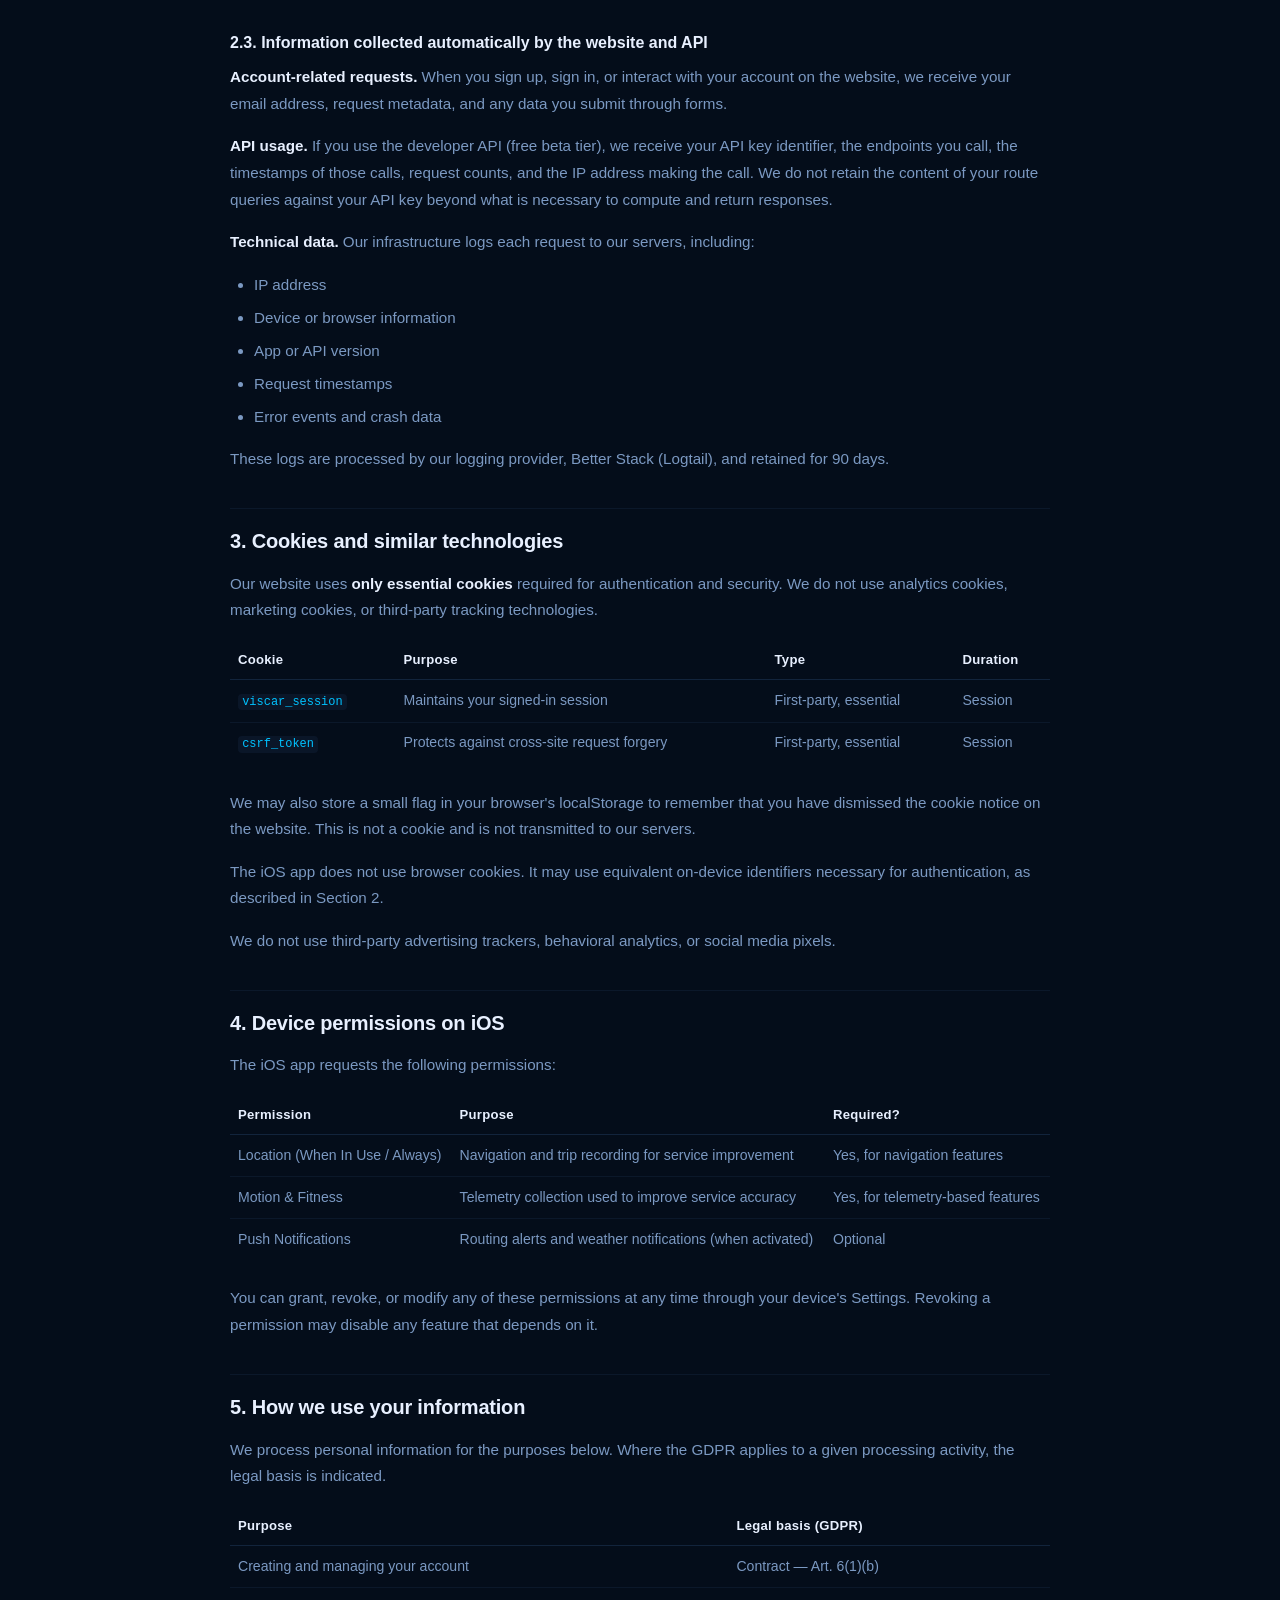
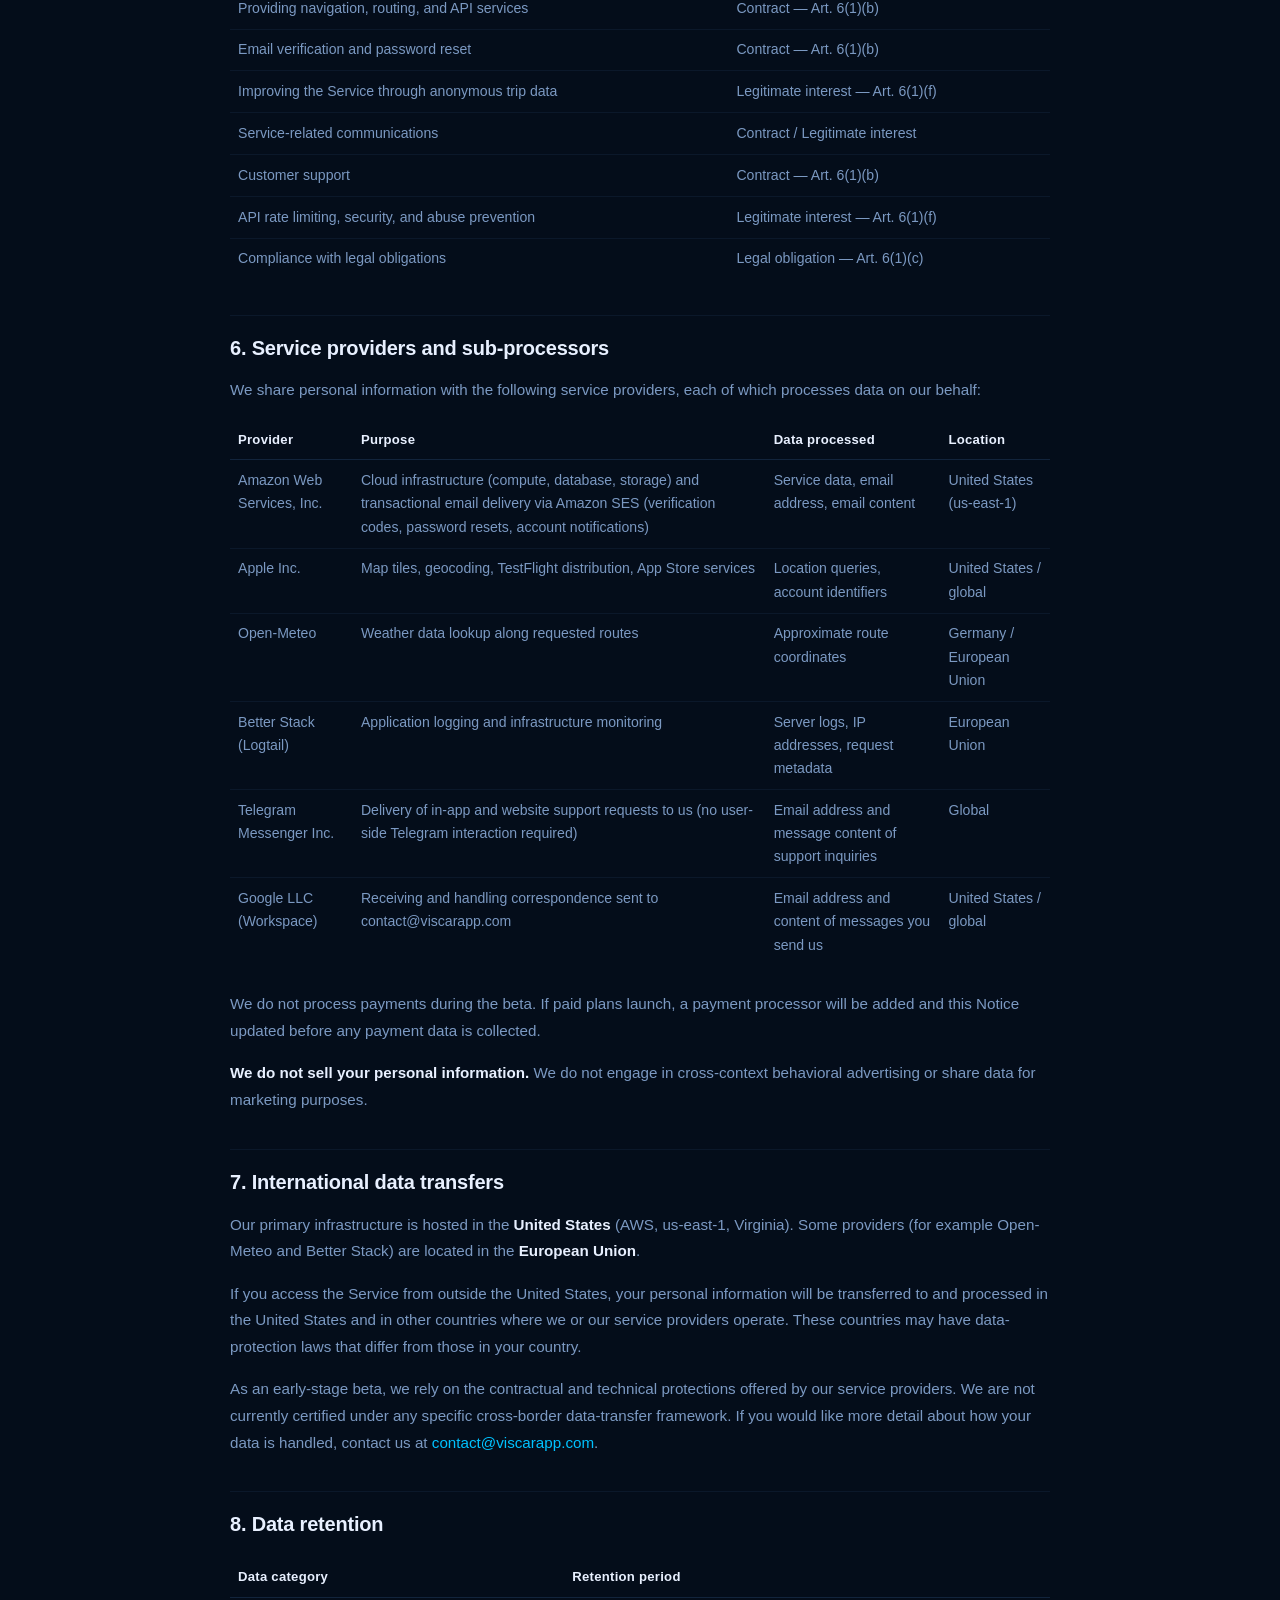
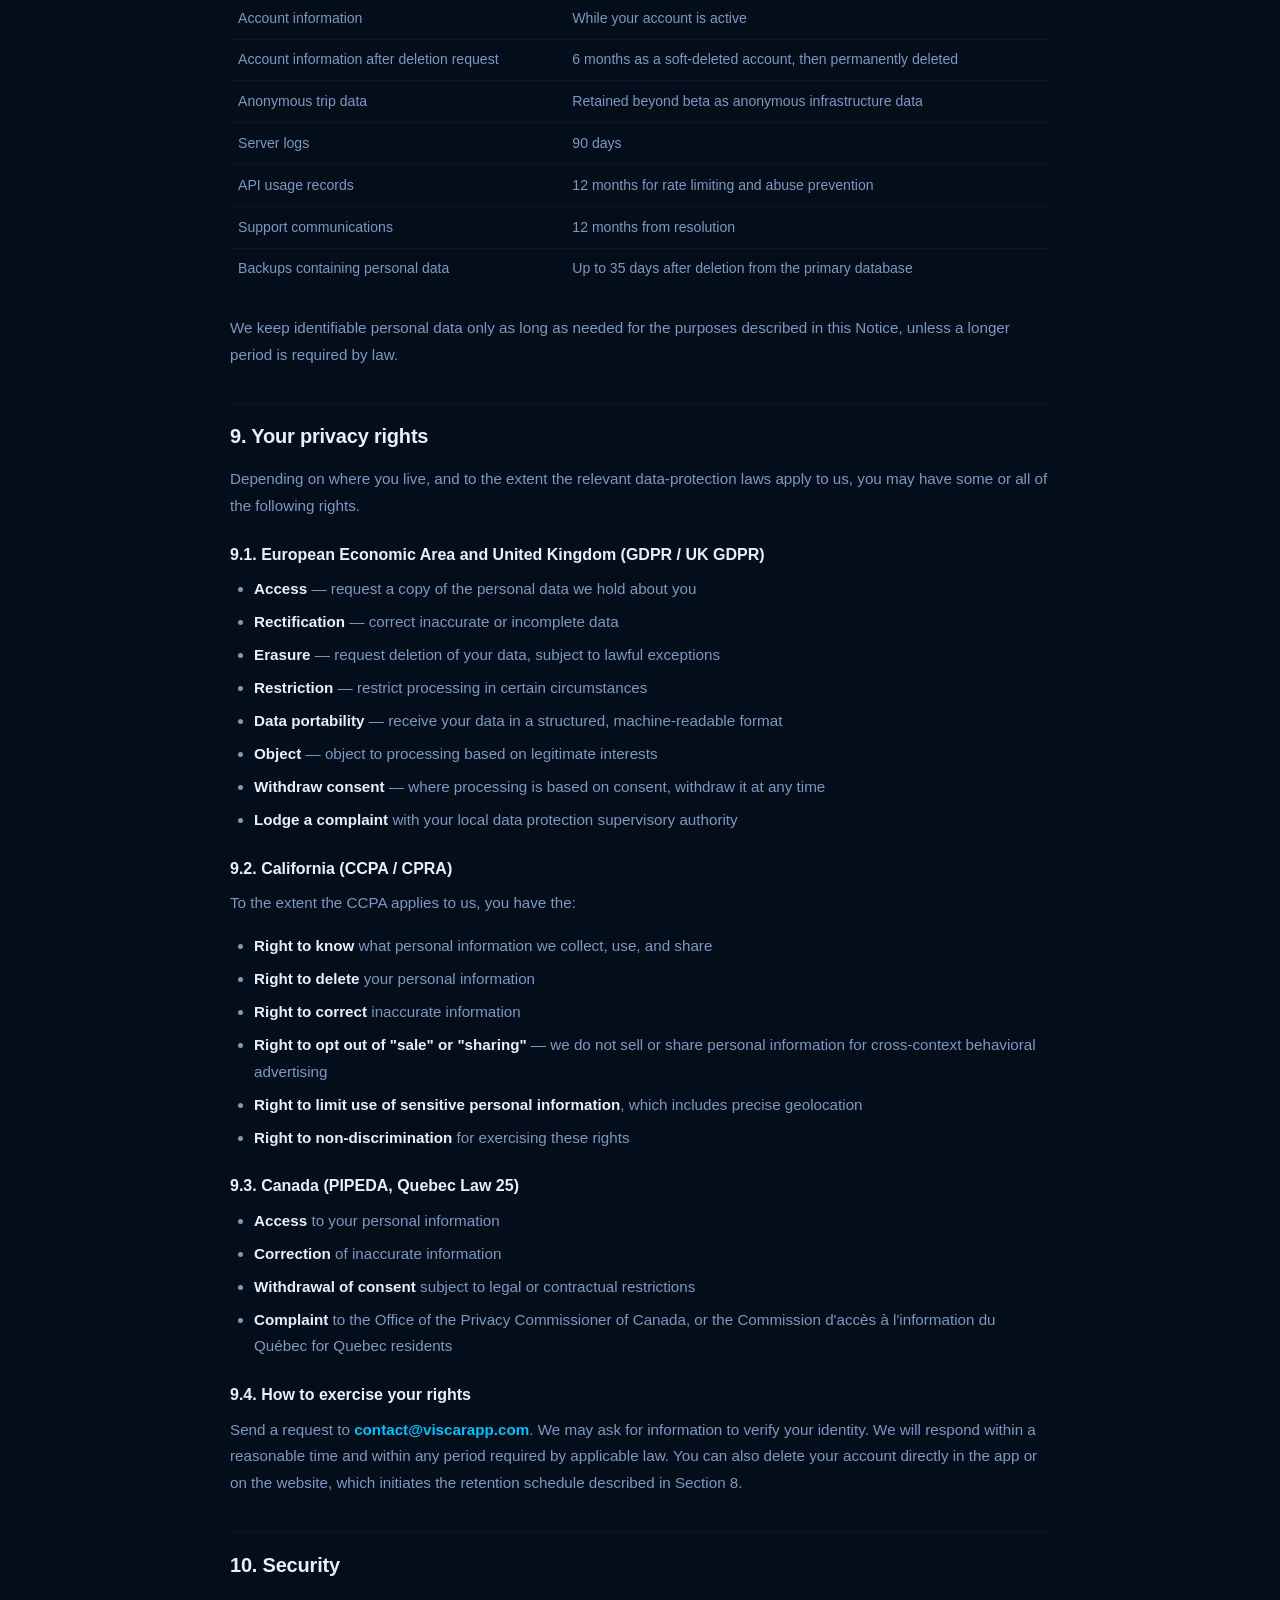
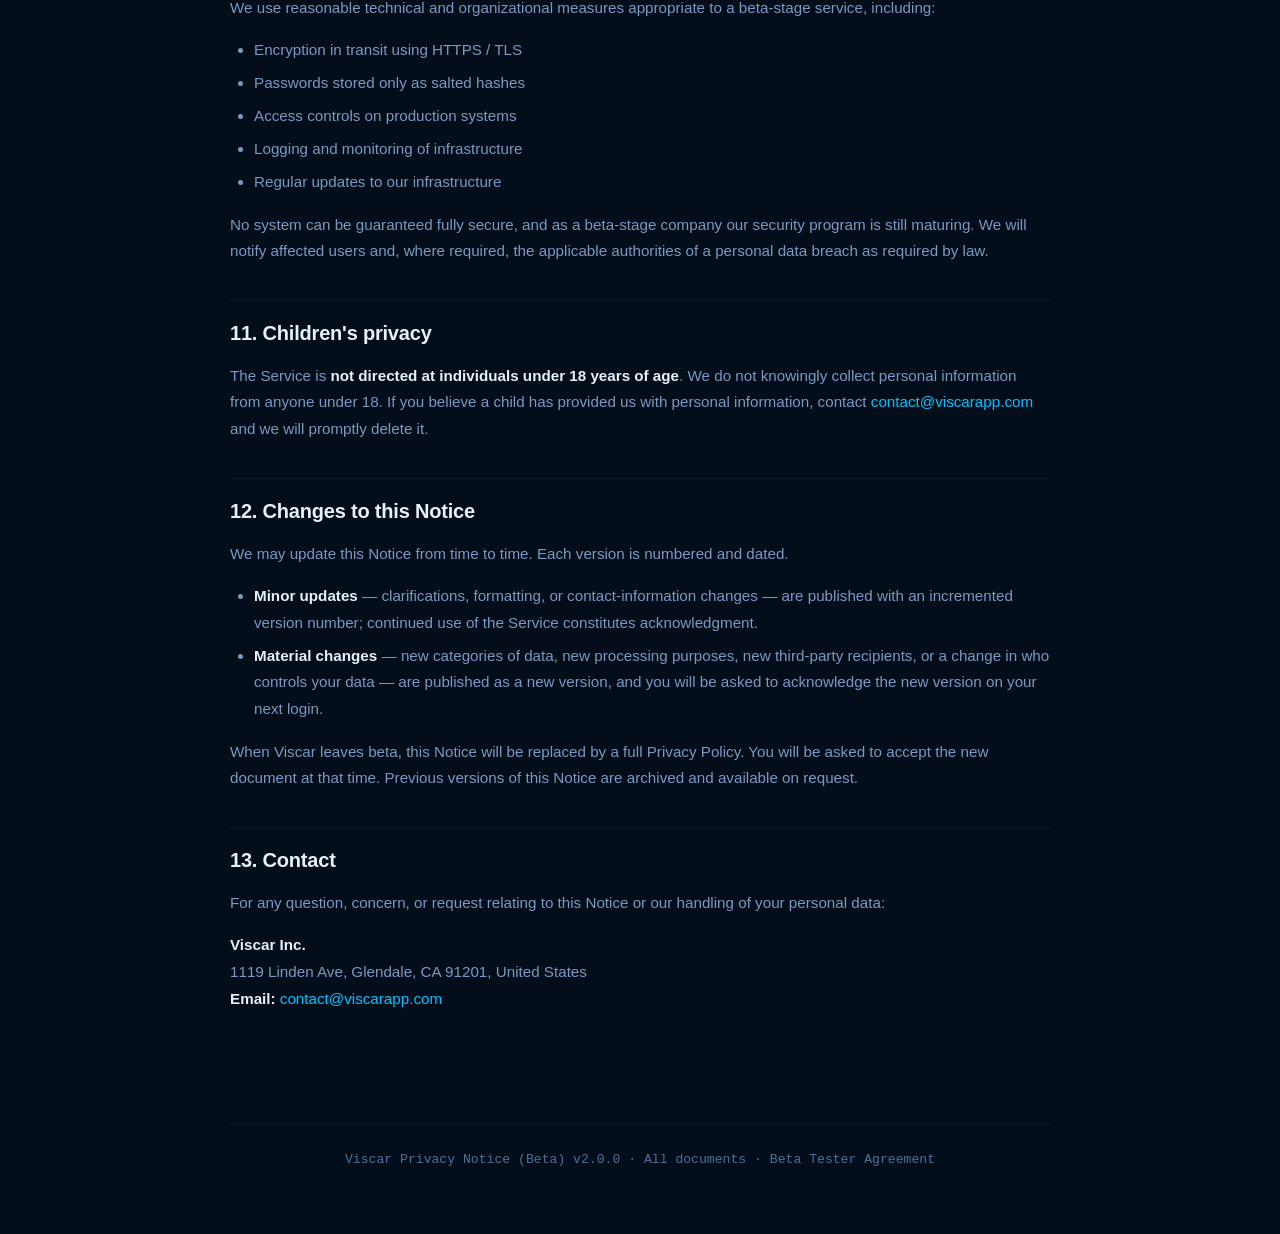
<file: privacy-notice/v2.0.0.html>
<!DOCTYPE html>
<html lang="en">
<head>
<meta charset="UTF-8" />
<meta name="viewport" content="width=device-width, initial-scale=1.0" />
<meta name="robots" content="index,follow" />
<title>Privacy Notice (Beta) v2.0.0 — Viscar</title>
<meta name="description" content="Viscar Beta Privacy Notice, version 2.0.0. How Viscar Inc. handles personal information during the closed beta." />
<link rel="icon" type="image/png" href="../assets/viscar-logo.png" />
<link rel="stylesheet" href="../assets/legal.css" />
</head>
<body>

<header class="legal-topbar">
    <a class="legal-topbar-logo" href="../index.html">
        <span class="legal-topbar-mark"></span>
        <span class="legal-topbar-name">VISCAR</span>
    </a>
    <span class="legal-topbar-back">// Legal</span>
</header>

<article class="legal-doc">

    <h1>Privacy Notice — Beta</h1>

    <div class="legal-doc-meta">
        <strong>Version 2.0.0</strong> · Effective: June 13, 2026 · Applies to: iOS app (TestFlight), beta website, beta API
    </div>

    <h2>About this Notice</h2>
    <p>Viscar is currently in <strong>closed beta</strong>, distributed through Apple TestFlight, the website at <a href="https://viscarapp.com">https://viscarapp.com</a>, and a free-tier developer API. This Notice explains how your personal information is handled during the beta period.</p>
    <p>Viscar Inc. is an early-stage company and the Service is in beta. Our practices and this Notice will continue to evolve as the Service matures. When the beta ends, this Notice will be replaced by a full Privacy Policy and your acceptance will be requested again.</p>

    <h2>1. Who we are</h2>
    <p>The Viscar Service is operated by <strong>Viscar Inc.</strong>, a Delaware C-Corporation with its principal place of business at 1119 Linden Ave, Glendale, CA 91201, United States. Viscar Inc. is the controller of the personal data processed through the Service.</p>
    <p>The contact for any privacy-related request is: <strong><a href="mailto:contact@viscarapp.com">contact@viscarapp.com</a></strong></p>
    <p>Viscar Inc. is established in the United States. We do not currently maintain an establishment or an appointed representative in the European Economic Area or the United Kingdom. If you are located in those regions and have a privacy question, please contact us at the address above.</p>

    <h2>2. What information we collect</h2>

    <h3>2.1. Information you provide directly</h3>
    <p><strong>Account information.</strong> When you create an account on the website or in the iOS app, we collect:</p>
    <ul>
        <li>Email address</li>
        <li>Password, stored as a salted hash (we never see or store your plaintext password)</li>
        <li>Email verification code, generated server-side and validated upon entry</li>
    </ul>
    <p><strong>Support communications.</strong> If you submit a support request through the in-app contact form or the website contact form, we receive the content of your message and, if provided, your email address for response. To deliver these support requests to us, we use the Telegram Bot API operated by Telegram Messenger Inc. — the content of your message and your email address are transmitted through Telegram's infrastructure during this delivery. <strong>You do not need a Telegram account to contact us</strong>, and we do not require any Telegram identifier from you. Replies are sent to you by email.</p>

    <h3>2.2. Information collected automatically by the iOS app</h3>
    <p><strong>Trip and routing data — collected anonymously.</strong> When you use the navigation features, the app records:</p>
    <ul>
        <li>GPS coordinates along your route</li>
        <li>Motion sensor readings (accelerometer, gyroscope)</li>
        <li>Aggregated motion patterns derived from these sensors</li>
        <li>Timestamps</li>
    </ul>
    <p>This data is uploaded under a randomly generated trip identifier that is <strong>not linked to your user account</strong> in any database we maintain. We cannot determine which trips belong to which user. Once uploaded, trip data exists in our systems as anonymous infrastructure data used to build aggregated routing and road-quality information.</p>
    <p><strong>Location data for routing.</strong> When you request a route, your device sends current location coordinates to our servers to compute and return the route. These real-time location queries are not retained against your account after the route is delivered.</p>

    <h3>2.3. Information collected automatically by the website and API</h3>
    <p><strong>Account-related requests.</strong> When you sign up, sign in, or interact with your account on the website, we receive your email address, request metadata, and any data you submit through forms.</p>
    <p><strong>API usage.</strong> If you use the developer API (free beta tier), we receive your API key identifier, the endpoints you call, the timestamps of those calls, request counts, and the IP address making the call. We do not retain the content of your route queries against your API key beyond what is necessary to compute and return responses.</p>
    <p><strong>Technical data.</strong> Our infrastructure logs each request to our servers, including:</p>
    <ul>
        <li>IP address</li>
        <li>Device or browser information</li>
        <li>App or API version</li>
        <li>Request timestamps</li>
        <li>Error events and crash data</li>
    </ul>
    <p>These logs are processed by our logging provider, Better Stack (Logtail), and retained for 90 days.</p>

    <h2 id="cookies">3. Cookies and similar technologies</h2>
    <p>Our website uses <strong>only essential cookies</strong> required for authentication and security. We do not use analytics cookies, marketing cookies, or third-party tracking technologies.</p>
    <table>
        <thead>
            <tr><th>Cookie</th><th>Purpose</th><th>Type</th><th>Duration</th></tr>
        </thead>
        <tbody>
            <tr><td><code>viscar_session</code></td><td>Maintains your signed-in session</td><td>First-party, essential</td><td>Session</td></tr>
            <tr><td><code>csrf_token</code></td><td>Protects against cross-site request forgery</td><td>First-party, essential</td><td>Session</td></tr>
        </tbody>
    </table>
    <p>We may also store a small flag in your browser's localStorage to remember that you have dismissed the cookie notice on the website. This is not a cookie and is not transmitted to our servers.</p>
    <p>The iOS app does not use browser cookies. It may use equivalent on-device identifiers necessary for authentication, as described in Section 2.</p>
    <p>We do not use third-party advertising trackers, behavioral analytics, or social media pixels.</p>

    <h2>4. Device permissions on iOS</h2>
    <p>The iOS app requests the following permissions:</p>
    <table>
        <thead>
            <tr><th>Permission</th><th>Purpose</th><th>Required?</th></tr>
        </thead>
        <tbody>
            <tr><td>Location (When In Use / Always)</td><td>Navigation and trip recording for service improvement</td><td>Yes, for navigation features</td></tr>
            <tr><td>Motion &amp; Fitness</td><td>Telemetry collection used to improve service accuracy</td><td>Yes, for telemetry-based features</td></tr>
            <tr><td>Push Notifications</td><td>Routing alerts and weather notifications (when activated)</td><td>Optional</td></tr>
        </tbody>
    </table>
    <p>You can grant, revoke, or modify any of these permissions at any time through your device's Settings. Revoking a permission may disable any feature that depends on it.</p>

    <h2>5. How we use your information</h2>
    <p>We process personal information for the purposes below. Where the GDPR applies to a given processing activity, the legal basis is indicated.</p>
    <table>
        <thead>
            <tr><th>Purpose</th><th>Legal basis (GDPR)</th></tr>
        </thead>
        <tbody>
            <tr><td>Creating and managing your account</td><td>Contract — Art. 6(1)(b)</td></tr>
            <tr><td>Providing navigation, routing, and API services</td><td>Contract — Art. 6(1)(b)</td></tr>
            <tr><td>Email verification and password reset</td><td>Contract — Art. 6(1)(b)</td></tr>
            <tr><td>Improving the Service through anonymous trip data</td><td>Legitimate interest — Art. 6(1)(f)</td></tr>
            <tr><td>Service-related communications</td><td>Contract / Legitimate interest</td></tr>
            <tr><td>Customer support</td><td>Contract — Art. 6(1)(b)</td></tr>
            <tr><td>API rate limiting, security, and abuse prevention</td><td>Legitimate interest — Art. 6(1)(f)</td></tr>
            <tr><td>Compliance with legal obligations</td><td>Legal obligation — Art. 6(1)(c)</td></tr>
        </tbody>
    </table>

    <h2>6. Service providers and sub-processors</h2>
    <p>We share personal information with the following service providers, each of which processes data on our behalf:</p>
    <table>
        <thead>
            <tr><th>Provider</th><th>Purpose</th><th>Data processed</th><th>Location</th></tr>
        </thead>
        <tbody>
            <tr><td>Amazon Web Services, Inc.</td><td>Cloud infrastructure (compute, database, storage) and transactional email delivery via Amazon SES (verification codes, password resets, account notifications)</td><td>Service data, email address, email content</td><td>United States (us-east-1)</td></tr>
            <tr><td>Apple Inc.</td><td>Map tiles, geocoding, TestFlight distribution, App Store services</td><td>Location queries, account identifiers</td><td>United States / global</td></tr>
            <tr><td>Open-Meteo</td><td>Weather data lookup along requested routes</td><td>Approximate route coordinates</td><td>Germany / European Union</td></tr>
            <tr><td>Better Stack (Logtail)</td><td>Application logging and infrastructure monitoring</td><td>Server logs, IP addresses, request metadata</td><td>European Union</td></tr>
            <tr><td>Telegram Messenger Inc.</td><td>Delivery of in-app and website support requests to us (no user-side Telegram interaction required)</td><td>Email address and message content of support inquiries</td><td>Global</td></tr>
            <tr><td>Google LLC (Workspace)</td><td>Receiving and handling correspondence sent to contact@viscarapp.com</td><td>Email address and content of messages you send us</td><td>United States / global</td></tr>
        </tbody>
    </table>
    <p>We do not process payments during the beta. If paid plans launch, a payment processor will be added and this Notice updated before any payment data is collected.</p>
    <p><strong>We do not sell your personal information.</strong> We do not engage in cross-context behavioral advertising or share data for marketing purposes.</p>

    <h2>7. International data transfers</h2>
    <p>Our primary infrastructure is hosted in the <strong>United States</strong> (AWS, us-east-1, Virginia). Some providers (for example Open-Meteo and Better Stack) are located in the <strong>European Union</strong>.</p>
    <p>If you access the Service from outside the United States, your personal information will be transferred to and processed in the United States and in other countries where we or our service providers operate. These countries may have data-protection laws that differ from those in your country.</p>
    <p>As an early-stage beta, we rely on the contractual and technical protections offered by our service providers. We are not currently certified under any specific cross-border data-transfer framework. If you would like more detail about how your data is handled, contact us at <a href="mailto:contact@viscarapp.com">contact@viscarapp.com</a>.</p>

    <h2>8. Data retention</h2>
    <table>
        <thead>
            <tr><th>Data category</th><th>Retention period</th></tr>
        </thead>
        <tbody>
            <tr><td>Account information</td><td>While your account is active</td></tr>
            <tr><td>Account information after deletion request</td><td>6 months as a soft-deleted account, then permanently deleted</td></tr>
            <tr><td>Anonymous trip data</td><td>Retained beyond beta as anonymous infrastructure data</td></tr>
            <tr><td>Server logs</td><td>90 days</td></tr>
            <tr><td>API usage records</td><td>12 months for rate limiting and abuse prevention</td></tr>
            <tr><td>Support communications</td><td>12 months from resolution</td></tr>
            <tr><td>Backups containing personal data</td><td>Up to 35 days after deletion from the primary database</td></tr>
        </tbody>
    </table>
    <p>We keep identifiable personal data only as long as needed for the purposes described in this Notice, unless a longer period is required by law.</p>

    <h2>9. Your privacy rights</h2>
    <p>Depending on where you live, and to the extent the relevant data-protection laws apply to us, you may have some or all of the following rights.</p>

    <h3>9.1. European Economic Area and United Kingdom (GDPR / UK GDPR)</h3>
    <ul>
        <li><strong>Access</strong> — request a copy of the personal data we hold about you</li>
        <li><strong>Rectification</strong> — correct inaccurate or incomplete data</li>
        <li><strong>Erasure</strong> — request deletion of your data, subject to lawful exceptions</li>
        <li><strong>Restriction</strong> — restrict processing in certain circumstances</li>
        <li><strong>Data portability</strong> — receive your data in a structured, machine-readable format</li>
        <li><strong>Object</strong> — object to processing based on legitimate interests</li>
        <li><strong>Withdraw consent</strong> — where processing is based on consent, withdraw it at any time</li>
        <li><strong>Lodge a complaint</strong> with your local data protection supervisory authority</li>
    </ul>

    <h3>9.2. California (CCPA / CPRA)</h3>
    <p>To the extent the CCPA applies to us, you have the:</p>
    <ul>
        <li><strong>Right to know</strong> what personal information we collect, use, and share</li>
        <li><strong>Right to delete</strong> your personal information</li>
        <li><strong>Right to correct</strong> inaccurate information</li>
        <li><strong>Right to opt out of "sale" or "sharing"</strong> — we do not sell or share personal information for cross-context behavioral advertising</li>
        <li><strong>Right to limit use of sensitive personal information</strong>, which includes precise geolocation</li>
        <li><strong>Right to non-discrimination</strong> for exercising these rights</li>
    </ul>

    <h3>9.3. Canada (PIPEDA, Quebec Law 25)</h3>
    <ul>
        <li><strong>Access</strong> to your personal information</li>
        <li><strong>Correction</strong> of inaccurate information</li>
        <li><strong>Withdrawal of consent</strong> subject to legal or contractual restrictions</li>
        <li><strong>Complaint</strong> to the Office of the Privacy Commissioner of Canada, or the Commission d'accès à l'information du Québec for Quebec residents</li>
    </ul>

    <h3>9.4. How to exercise your rights</h3>
    <p>Send a request to <strong><a href="mailto:contact@viscarapp.com">contact@viscarapp.com</a></strong>. We may ask for information to verify your identity. We will respond within a reasonable time and within any period required by applicable law. You can also delete your account directly in the app or on the website, which initiates the retention schedule described in Section 8.</p>

    <h2>10. Security</h2>
    <p>We use reasonable technical and organizational measures appropriate to a beta-stage service, including:</p>
    <ul>
        <li>Encryption in transit using HTTPS / TLS</li>
        <li>Passwords stored only as salted hashes</li>
        <li>Access controls on production systems</li>
        <li>Logging and monitoring of infrastructure</li>
        <li>Regular updates to our infrastructure</li>
    </ul>
    <p>No system can be guaranteed fully secure, and as a beta-stage company our security program is still maturing. We will notify affected users and, where required, the applicable authorities of a personal data breach as required by law.</p>

    <h2>11. Children's privacy</h2>
    <p>The Service is <strong>not directed at individuals under 18 years of age</strong>. We do not knowingly collect personal information from anyone under 18. If you believe a child has provided us with personal information, contact <a href="mailto:contact@viscarapp.com">contact@viscarapp.com</a> and we will promptly delete it.</p>

    <h2>12. Changes to this Notice</h2>
    <p>We may update this Notice from time to time. Each version is numbered and dated.</p>
    <ul>
        <li><strong>Minor updates</strong> — clarifications, formatting, or contact-information changes — are published with an incremented version number; continued use of the Service constitutes acknowledgment.</li>
        <li><strong>Material changes</strong> — new categories of data, new processing purposes, new third-party recipients, or a change in who controls your data — are published as a new version, and you will be asked to acknowledge the new version on your next login.</li>
    </ul>
    <p>When Viscar leaves beta, this Notice will be replaced by a full Privacy Policy. You will be asked to accept the new document at that time. Previous versions of this Notice are archived and available on request.</p>

    <h2>13. Contact</h2>
    <p>For any question, concern, or request relating to this Notice or our handling of your personal data:</p>
    <p><strong>Viscar Inc.</strong><br />
    1119 Linden Ave, Glendale, CA 91201, United States<br />
    <strong>Email:</strong> <a href="mailto:contact@viscarapp.com">contact@viscarapp.com</a></p>

</article>

<footer class="legal-footer">
    Viscar Privacy Notice (Beta) v2.0.0 ·
    <a href="../index.html">All documents</a> ·
    <a href="../terms/v2.0.0.html">Beta Tester Agreement</a>
</footer>

</body>
</html>
</file>
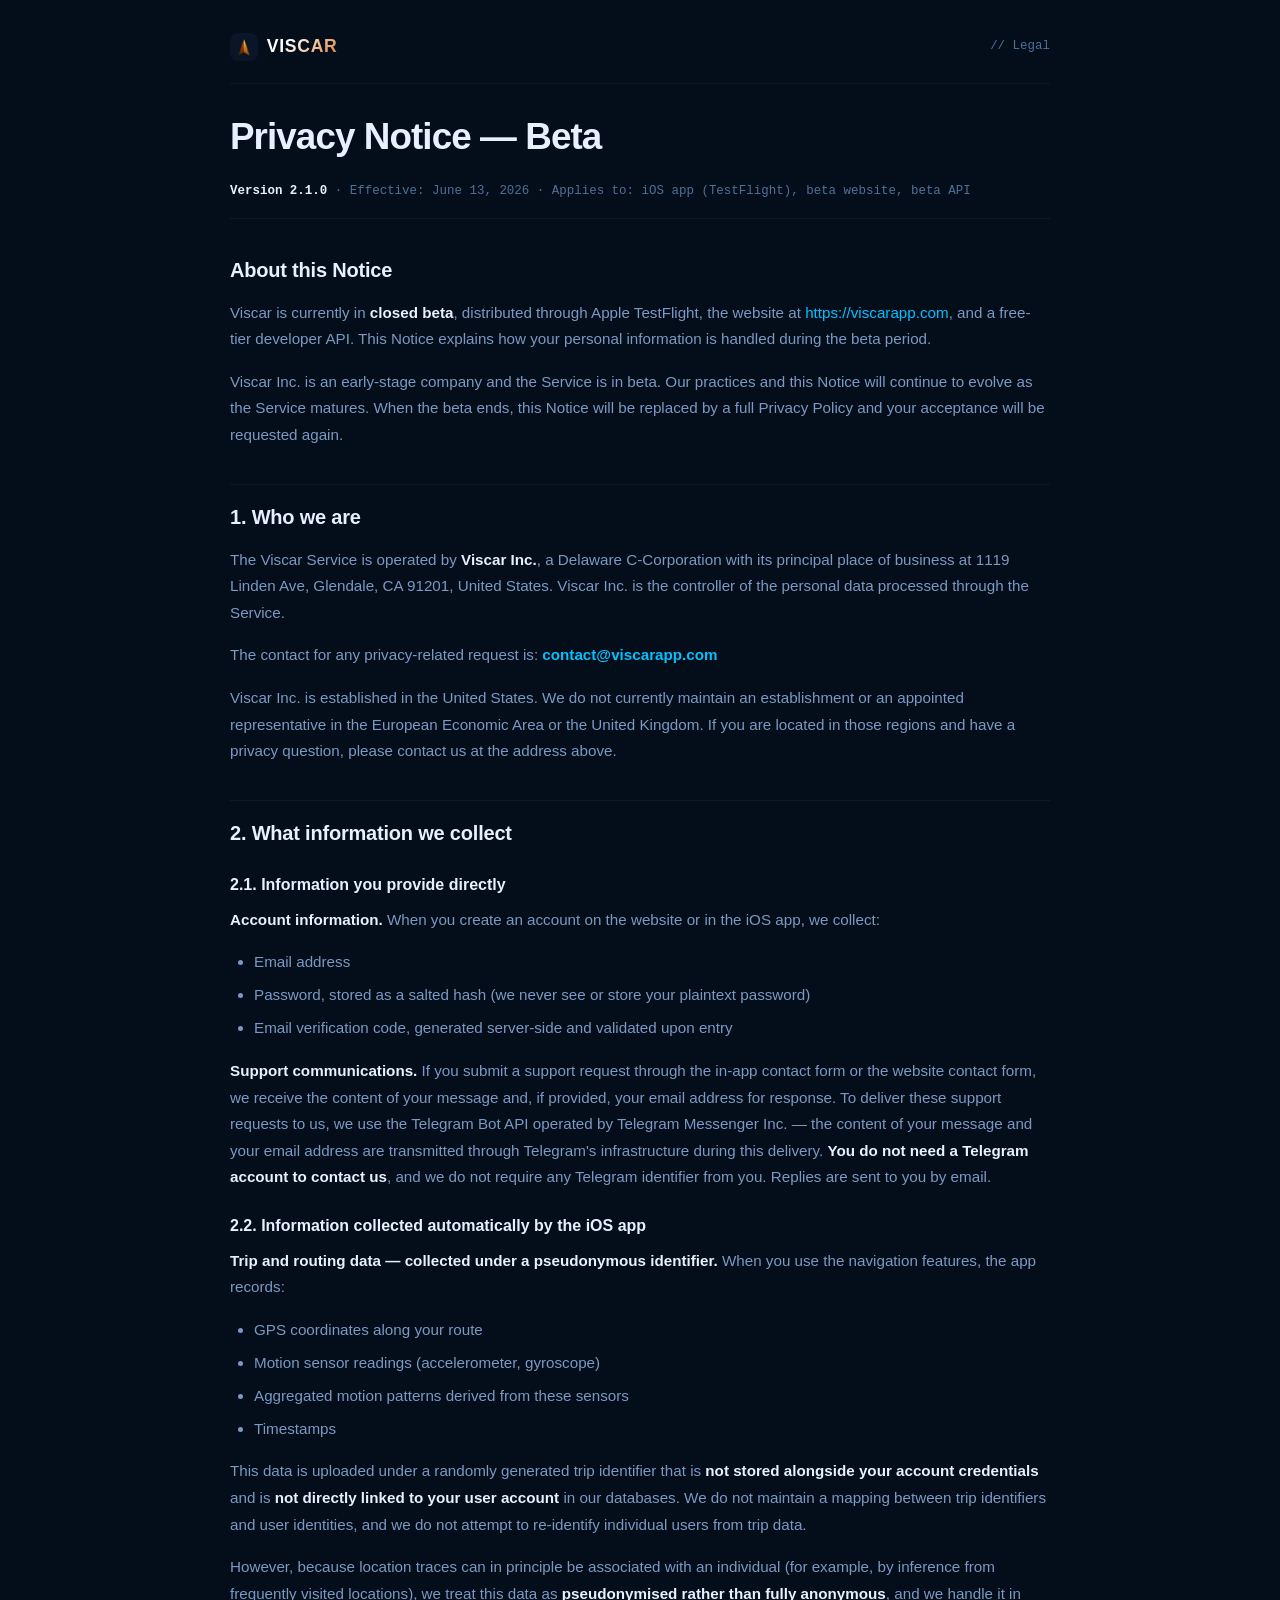
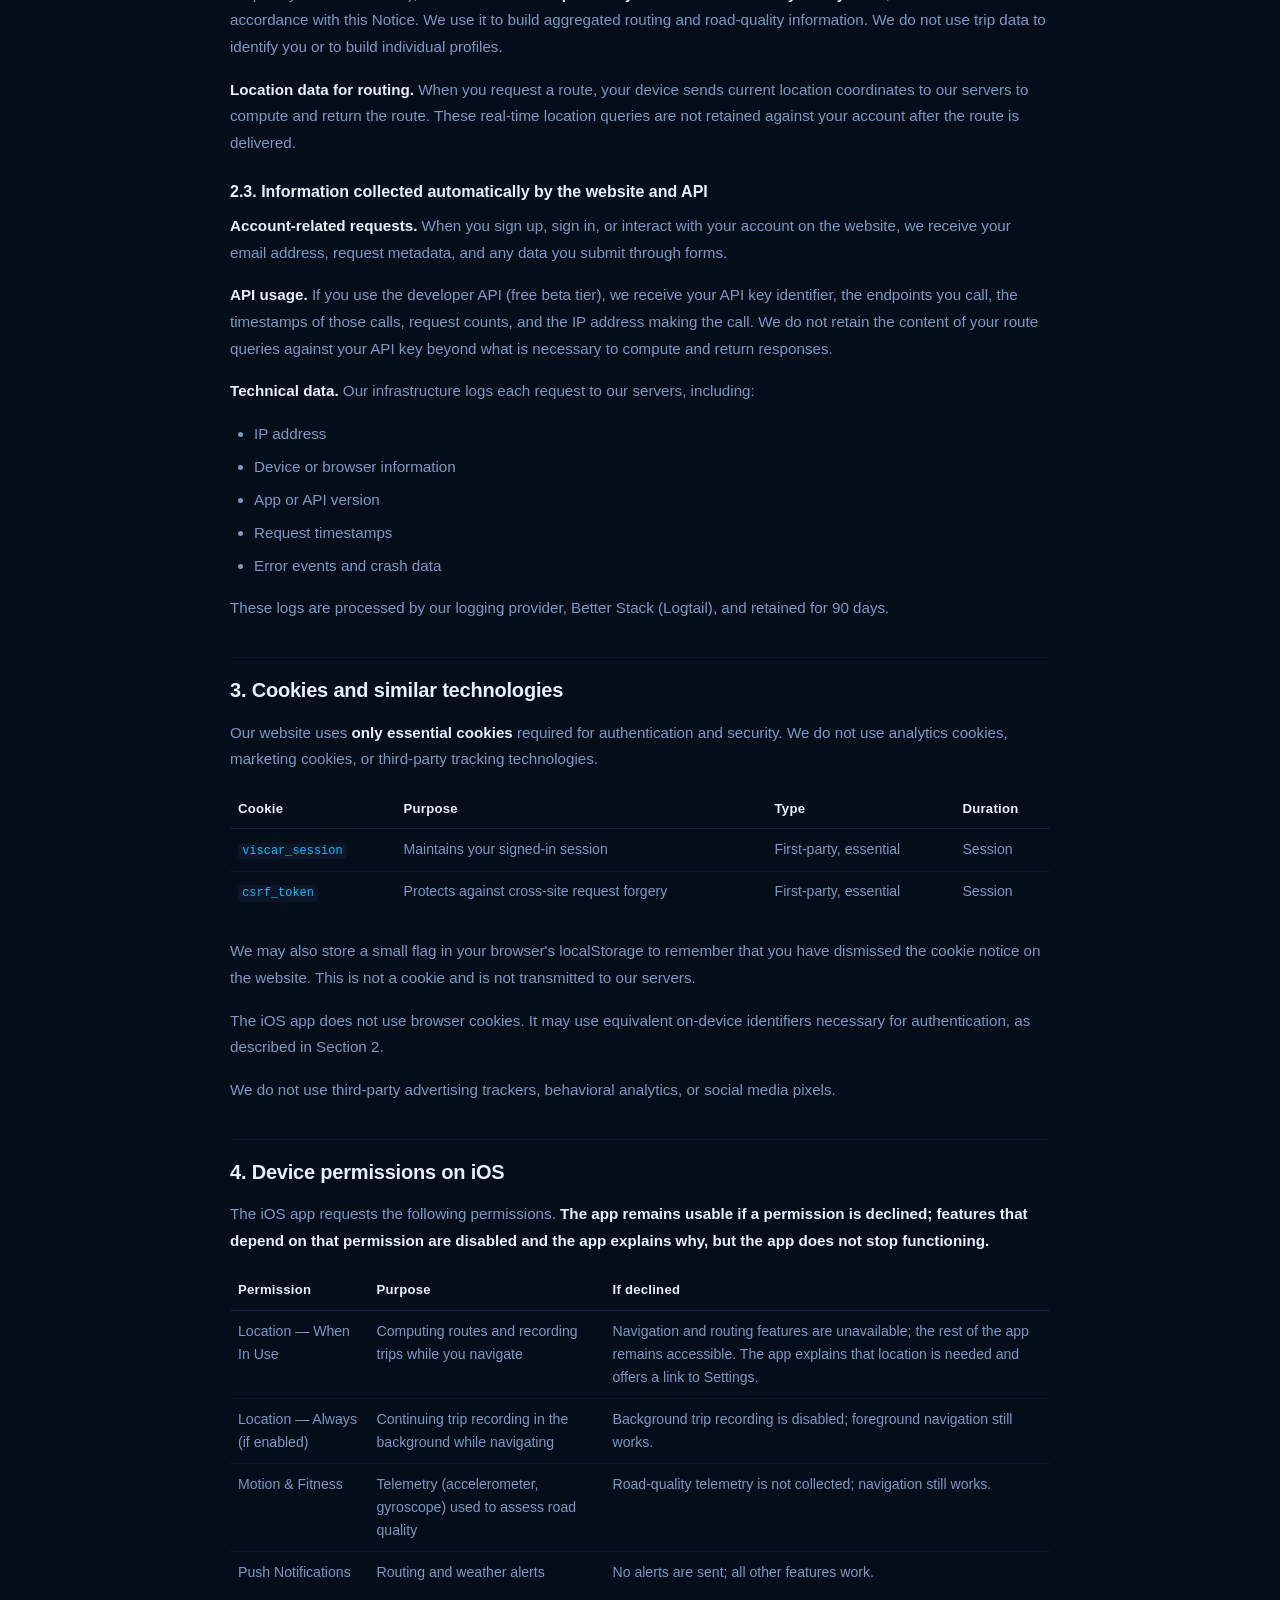
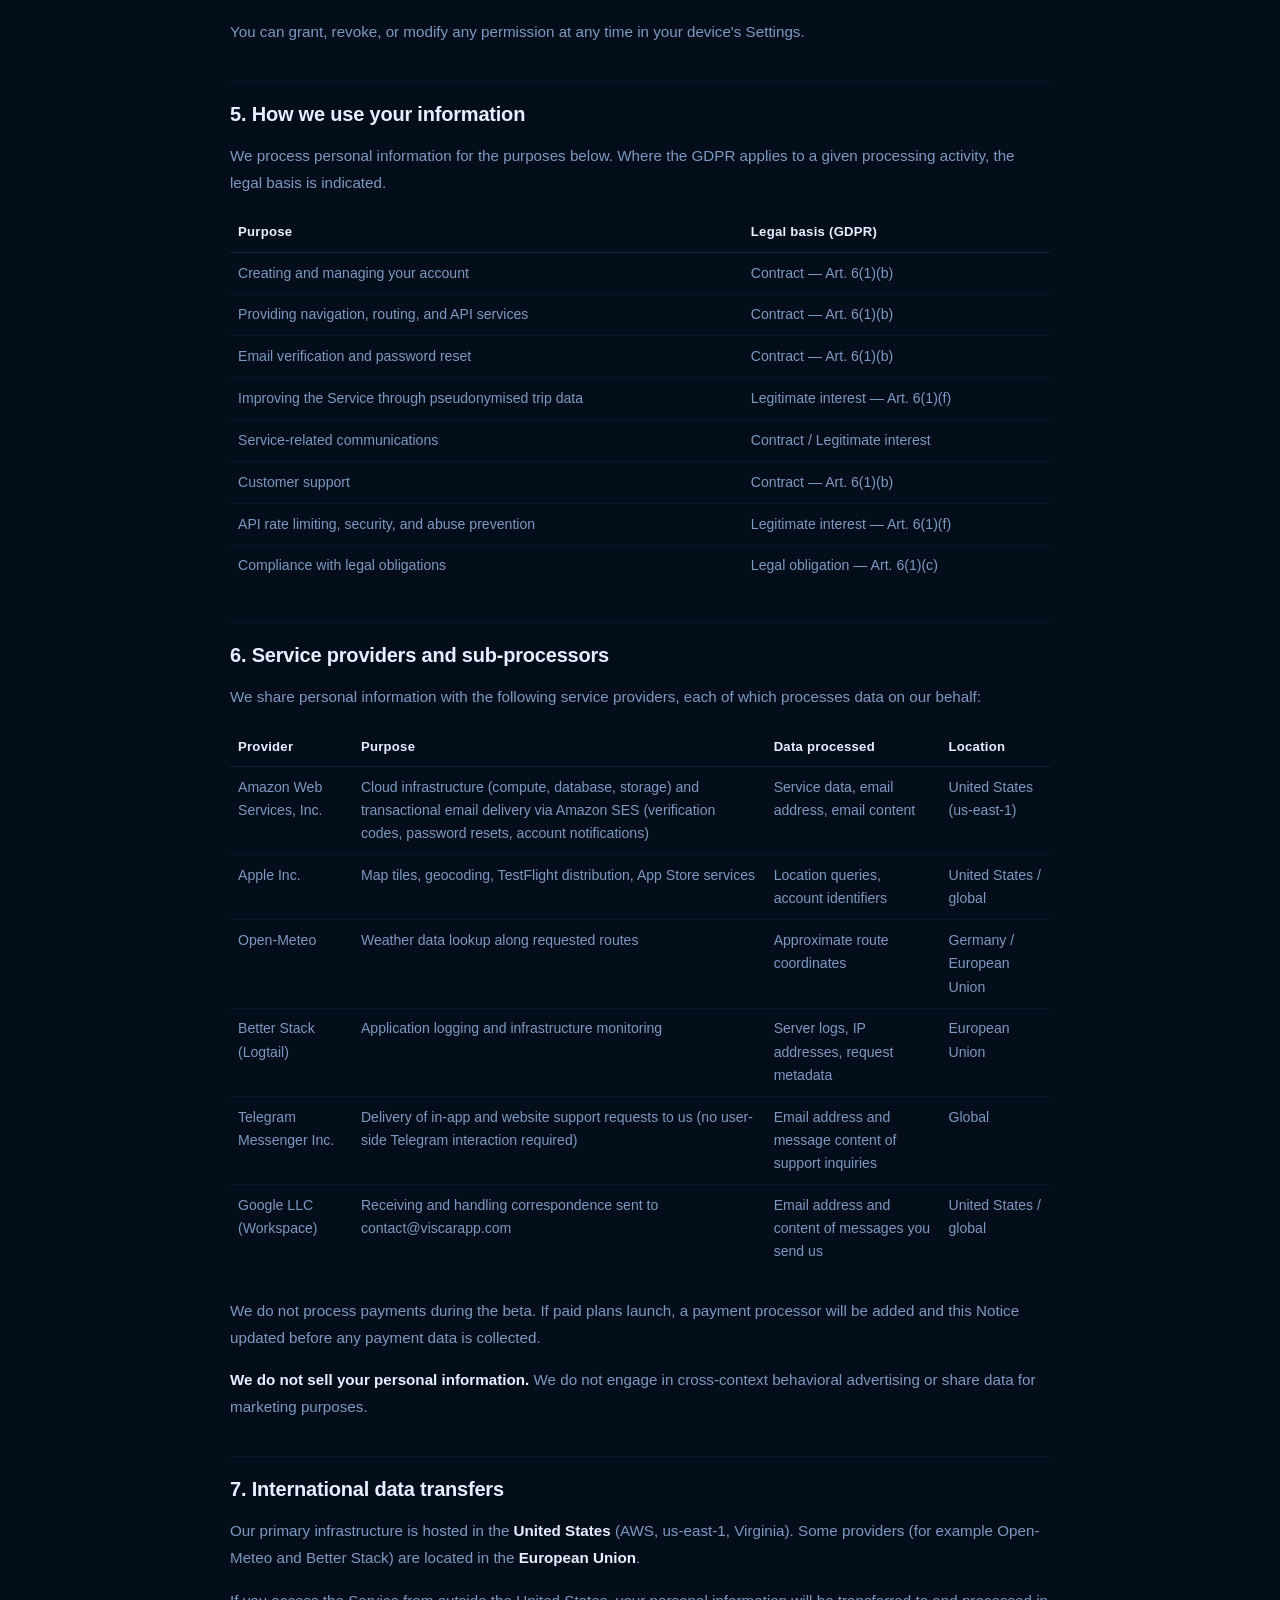
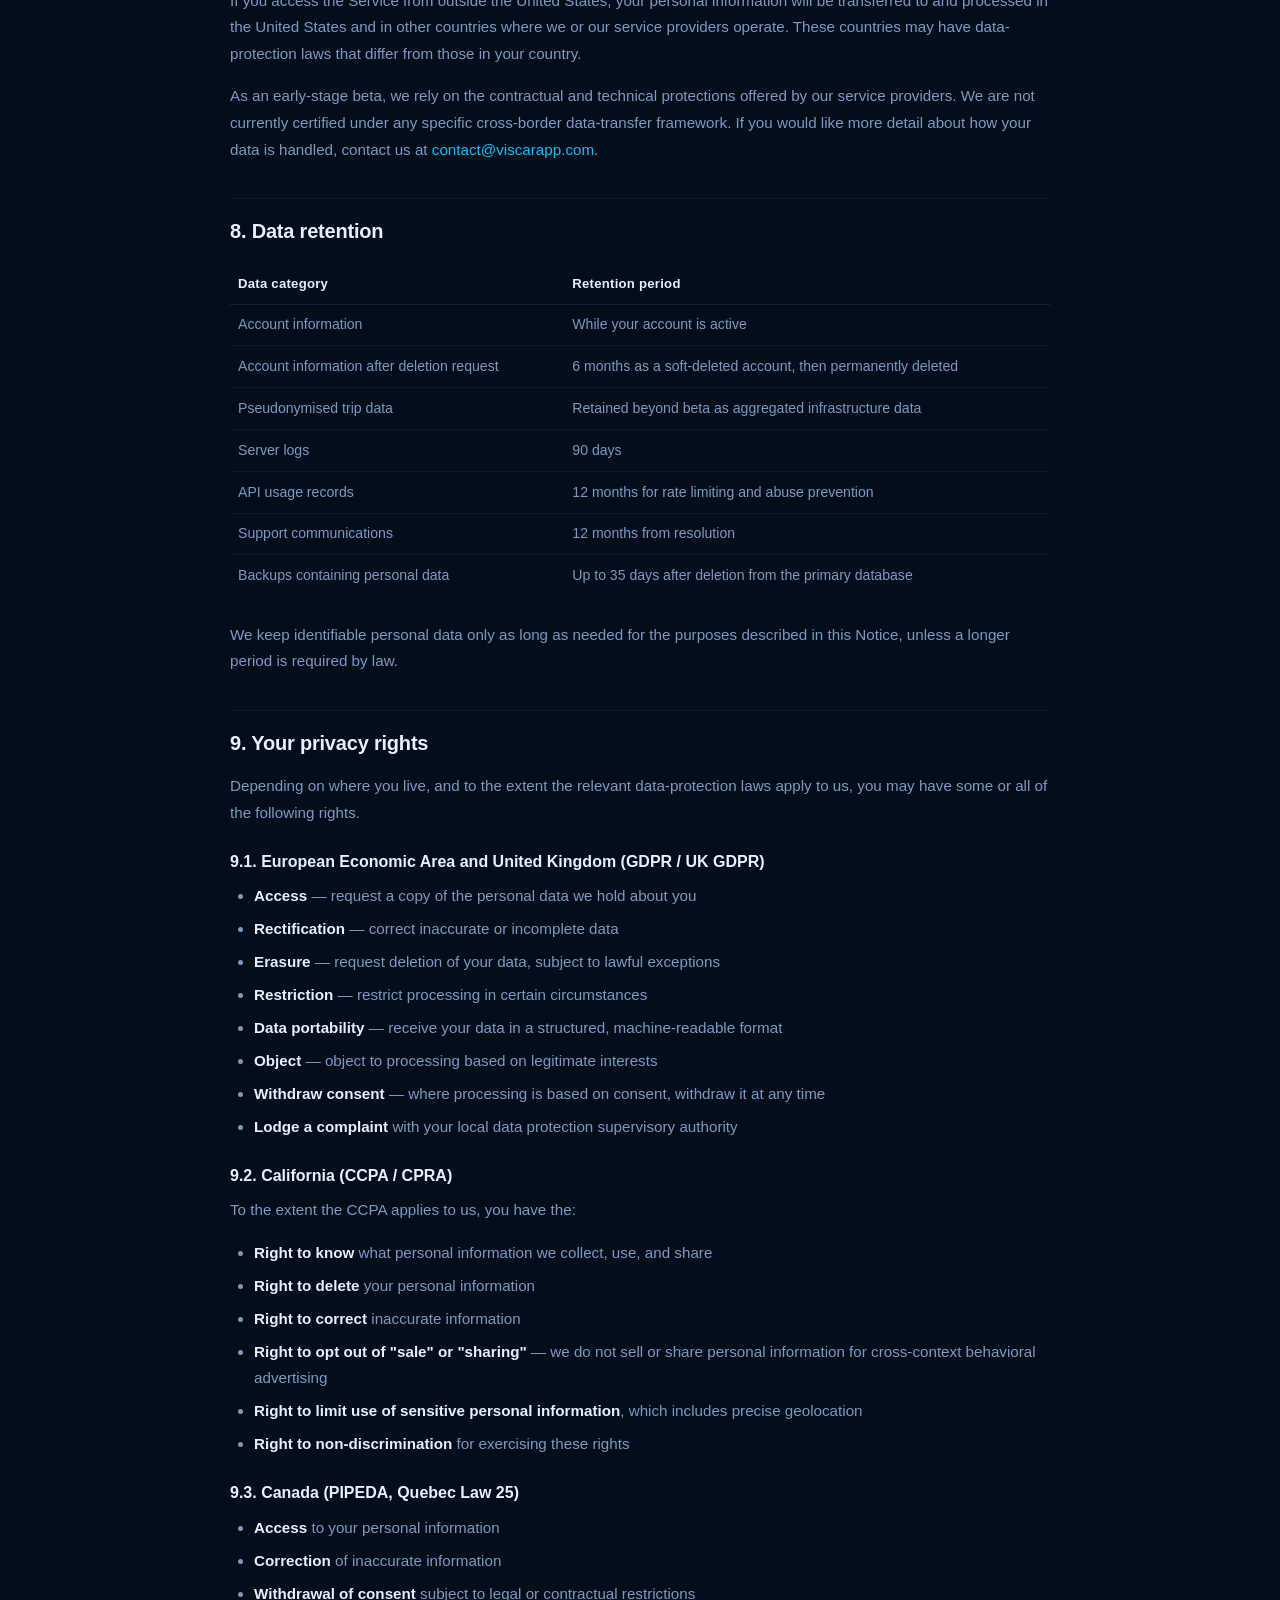
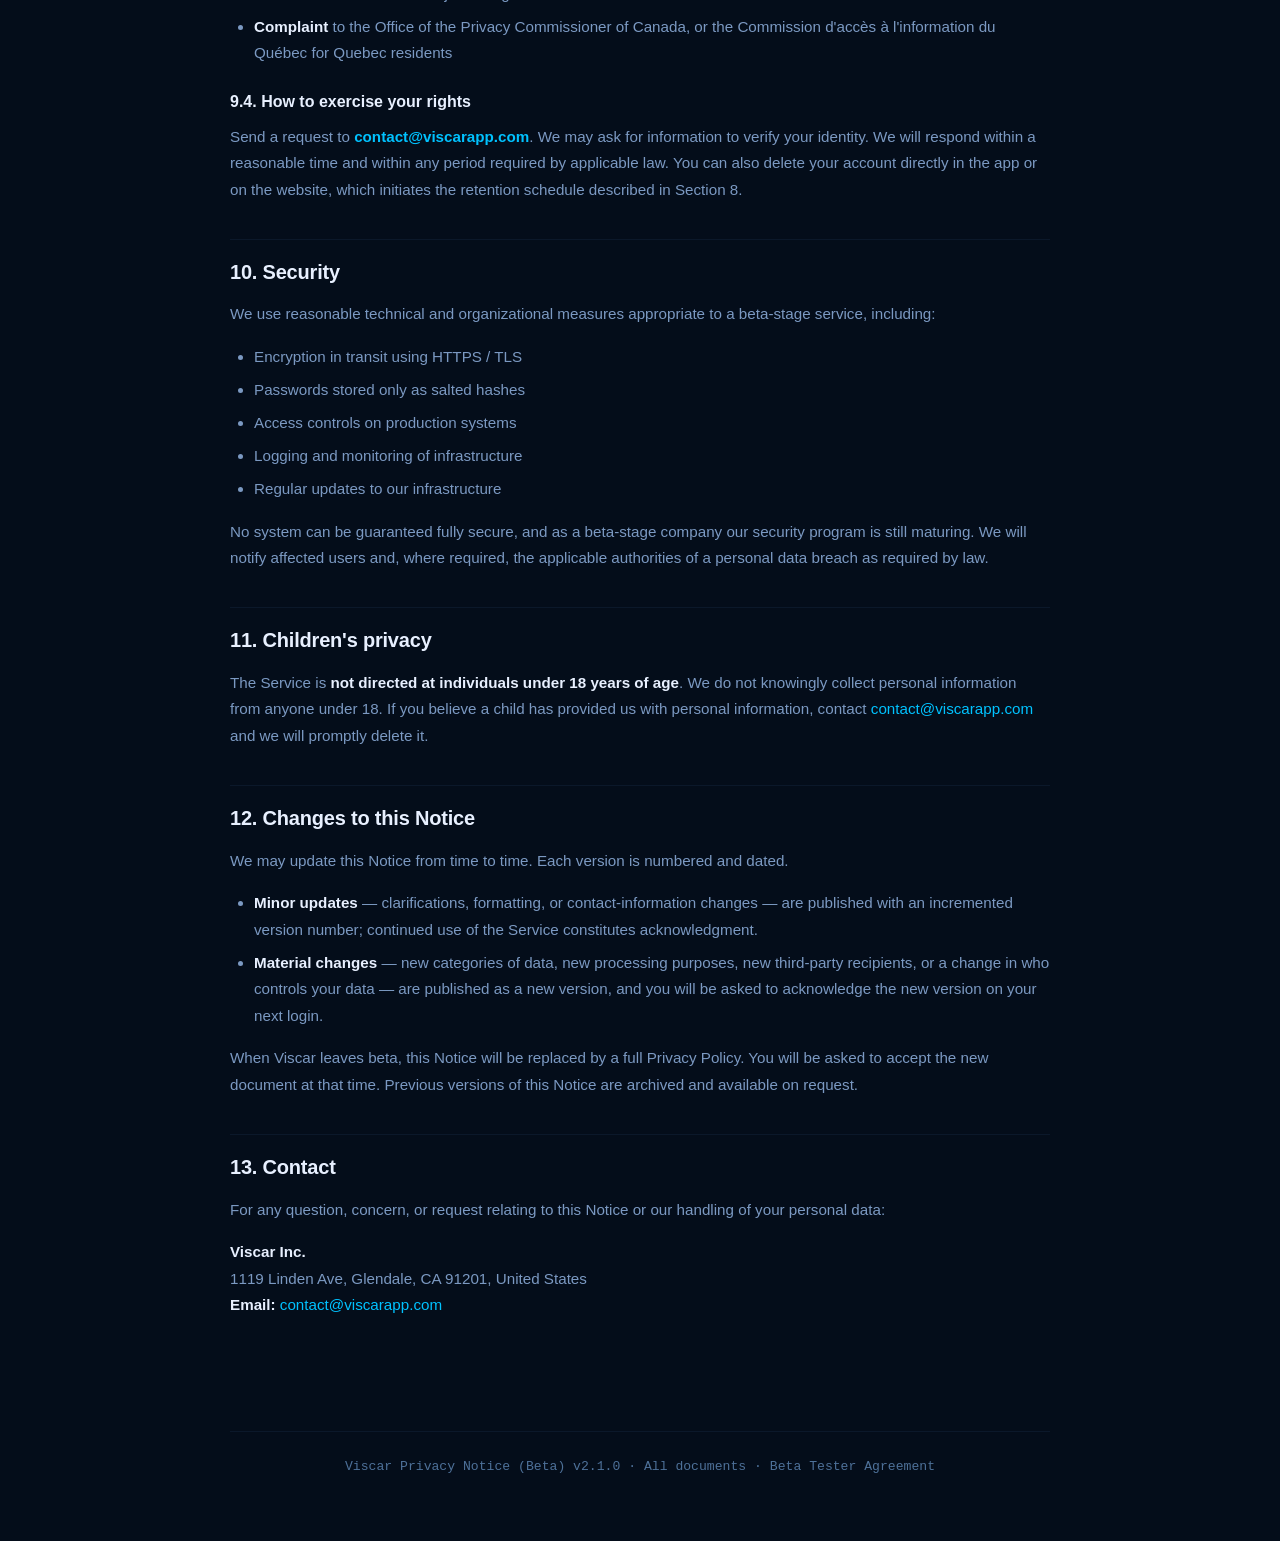
<file: privacy-notice/v2.1.0.html>
<!DOCTYPE html>
<html lang="en">
<head>
<meta charset="UTF-8" />
<meta name="viewport" content="width=device-width, initial-scale=1.0" />
<meta name="robots" content="index,follow" />
<title>Privacy Notice (Beta) v2.1.0 — Viscar</title>
<meta name="description" content="Viscar Beta Privacy Notice, version 2.1.0. How Viscar Inc. handles personal information during the closed beta." />
<link rel="icon" type="image/png" href="../assets/viscar-logo.png" />
<link rel="stylesheet" href="../assets/legal.css" />
</head>
<body>

<header class="legal-topbar">
    <a class="legal-topbar-logo" href="../index.html">
        <span class="legal-topbar-mark"></span>
        <span class="legal-topbar-name">VISCAR</span>
    </a>
    <span class="legal-topbar-back">// Legal</span>
</header>

<article class="legal-doc">

    <h1>Privacy Notice — Beta</h1>

    <div class="legal-doc-meta">
        <strong>Version 2.1.0</strong> · Effective: June 13, 2026 · Applies to: iOS app (TestFlight), beta website, beta API
    </div>

    <h2>About this Notice</h2>
    <p>Viscar is currently in <strong>closed beta</strong>, distributed through Apple TestFlight, the website at <a href="https://viscarapp.com">https://viscarapp.com</a>, and a free-tier developer API. This Notice explains how your personal information is handled during the beta period.</p>
    <p>Viscar Inc. is an early-stage company and the Service is in beta. Our practices and this Notice will continue to evolve as the Service matures. When the beta ends, this Notice will be replaced by a full Privacy Policy and your acceptance will be requested again.</p>

    <h2>1. Who we are</h2>
    <p>The Viscar Service is operated by <strong>Viscar Inc.</strong>, a Delaware C-Corporation with its principal place of business at 1119 Linden Ave, Glendale, CA 91201, United States. Viscar Inc. is the controller of the personal data processed through the Service.</p>
    <p>The contact for any privacy-related request is: <strong><a href="mailto:contact@viscarapp.com">contact@viscarapp.com</a></strong></p>
    <p>Viscar Inc. is established in the United States. We do not currently maintain an establishment or an appointed representative in the European Economic Area or the United Kingdom. If you are located in those regions and have a privacy question, please contact us at the address above.</p>

    <h2>2. What information we collect</h2>

    <h3>2.1. Information you provide directly</h3>
    <p><strong>Account information.</strong> When you create an account on the website or in the iOS app, we collect:</p>
    <ul>
        <li>Email address</li>
        <li>Password, stored as a salted hash (we never see or store your plaintext password)</li>
        <li>Email verification code, generated server-side and validated upon entry</li>
    </ul>
    <p><strong>Support communications.</strong> If you submit a support request through the in-app contact form or the website contact form, we receive the content of your message and, if provided, your email address for response. To deliver these support requests to us, we use the Telegram Bot API operated by Telegram Messenger Inc. — the content of your message and your email address are transmitted through Telegram's infrastructure during this delivery. <strong>You do not need a Telegram account to contact us</strong>, and we do not require any Telegram identifier from you. Replies are sent to you by email.</p>

    <h3>2.2. Information collected automatically by the iOS app</h3>
    <p><strong>Trip and routing data — collected under a pseudonymous identifier.</strong> When you use the navigation features, the app records:</p>
    <ul>
        <li>GPS coordinates along your route</li>
        <li>Motion sensor readings (accelerometer, gyroscope)</li>
        <li>Aggregated motion patterns derived from these sensors</li>
        <li>Timestamps</li>
    </ul>
    <p>This data is uploaded under a randomly generated trip identifier that is <strong>not stored alongside your account credentials</strong> and is <strong>not directly linked to your user account</strong> in our databases. We do not maintain a mapping between trip identifiers and user identities, and we do not attempt to re-identify individual users from trip data.</p>
    <p>However, because location traces can in principle be associated with an individual (for example, by inference from frequently visited locations), we treat this data as <strong>pseudonymised rather than fully anonymous</strong>, and we handle it in accordance with this Notice. We use it to build aggregated routing and road-quality information. We do not use trip data to identify you or to build individual profiles.</p>
    <p><strong>Location data for routing.</strong> When you request a route, your device sends current location coordinates to our servers to compute and return the route. These real-time location queries are not retained against your account after the route is delivered.</p>

    <h3>2.3. Information collected automatically by the website and API</h3>
    <p><strong>Account-related requests.</strong> When you sign up, sign in, or interact with your account on the website, we receive your email address, request metadata, and any data you submit through forms.</p>
    <p><strong>API usage.</strong> If you use the developer API (free beta tier), we receive your API key identifier, the endpoints you call, the timestamps of those calls, request counts, and the IP address making the call. We do not retain the content of your route queries against your API key beyond what is necessary to compute and return responses.</p>
    <p><strong>Technical data.</strong> Our infrastructure logs each request to our servers, including:</p>
    <ul>
        <li>IP address</li>
        <li>Device or browser information</li>
        <li>App or API version</li>
        <li>Request timestamps</li>
        <li>Error events and crash data</li>
    </ul>
    <p>These logs are processed by our logging provider, Better Stack (Logtail), and retained for 90 days.</p>

    <h2 id="cookies">3. Cookies and similar technologies</h2>
    <p>Our website uses <strong>only essential cookies</strong> required for authentication and security. We do not use analytics cookies, marketing cookies, or third-party tracking technologies.</p>
    <table>
        <thead>
            <tr><th>Cookie</th><th>Purpose</th><th>Type</th><th>Duration</th></tr>
        </thead>
        <tbody>
            <tr><td><code>viscar_session</code></td><td>Maintains your signed-in session</td><td>First-party, essential</td><td>Session</td></tr>
            <tr><td><code>csrf_token</code></td><td>Protects against cross-site request forgery</td><td>First-party, essential</td><td>Session</td></tr>
        </tbody>
    </table>
    <p>We may also store a small flag in your browser's localStorage to remember that you have dismissed the cookie notice on the website. This is not a cookie and is not transmitted to our servers.</p>
    <p>The iOS app does not use browser cookies. It may use equivalent on-device identifiers necessary for authentication, as described in Section 2.</p>
    <p>We do not use third-party advertising trackers, behavioral analytics, or social media pixels.</p>

    <h2>4. Device permissions on iOS</h2>
    <p>The iOS app requests the following permissions. <strong>The app remains usable if a permission is declined; features that depend on that permission are disabled and the app explains why, but the app does not stop functioning.</strong></p>
    <table>
        <thead>
            <tr><th>Permission</th><th>Purpose</th><th>If declined</th></tr>
        </thead>
        <tbody>
            <tr><td>Location — When In Use</td><td>Computing routes and recording trips while you navigate</td><td>Navigation and routing features are unavailable; the rest of the app remains accessible. The app explains that location is needed and offers a link to Settings.</td></tr>
            <tr><td>Location — Always (if enabled)</td><td>Continuing trip recording in the background while navigating</td><td>Background trip recording is disabled; foreground navigation still works.</td></tr>
            <tr><td>Motion &amp; Fitness</td><td>Telemetry (accelerometer, gyroscope) used to assess road quality</td><td>Road-quality telemetry is not collected; navigation still works.</td></tr>
            <tr><td>Push Notifications</td><td>Routing and weather alerts</td><td>No alerts are sent; all other features work.</td></tr>
        </tbody>
    </table>
    <p>You can grant, revoke, or modify any permission at any time in your device's Settings.</p>

    <h2>5. How we use your information</h2>
    <p>We process personal information for the purposes below. Where the GDPR applies to a given processing activity, the legal basis is indicated.</p>
    <table>
        <thead>
            <tr><th>Purpose</th><th>Legal basis (GDPR)</th></tr>
        </thead>
        <tbody>
            <tr><td>Creating and managing your account</td><td>Contract — Art. 6(1)(b)</td></tr>
            <tr><td>Providing navigation, routing, and API services</td><td>Contract — Art. 6(1)(b)</td></tr>
            <tr><td>Email verification and password reset</td><td>Contract — Art. 6(1)(b)</td></tr>
            <tr><td>Improving the Service through pseudonymised trip data</td><td>Legitimate interest — Art. 6(1)(f)</td></tr>
            <tr><td>Service-related communications</td><td>Contract / Legitimate interest</td></tr>
            <tr><td>Customer support</td><td>Contract — Art. 6(1)(b)</td></tr>
            <tr><td>API rate limiting, security, and abuse prevention</td><td>Legitimate interest — Art. 6(1)(f)</td></tr>
            <tr><td>Compliance with legal obligations</td><td>Legal obligation — Art. 6(1)(c)</td></tr>
        </tbody>
    </table>

    <h2>6. Service providers and sub-processors</h2>
    <p>We share personal information with the following service providers, each of which processes data on our behalf:</p>
    <table>
        <thead>
            <tr><th>Provider</th><th>Purpose</th><th>Data processed</th><th>Location</th></tr>
        </thead>
        <tbody>
            <tr><td>Amazon Web Services, Inc.</td><td>Cloud infrastructure (compute, database, storage) and transactional email delivery via Amazon SES (verification codes, password resets, account notifications)</td><td>Service data, email address, email content</td><td>United States (us-east-1)</td></tr>
            <tr><td>Apple Inc.</td><td>Map tiles, geocoding, TestFlight distribution, App Store services</td><td>Location queries, account identifiers</td><td>United States / global</td></tr>
            <tr><td>Open-Meteo</td><td>Weather data lookup along requested routes</td><td>Approximate route coordinates</td><td>Germany / European Union</td></tr>
            <tr><td>Better Stack (Logtail)</td><td>Application logging and infrastructure monitoring</td><td>Server logs, IP addresses, request metadata</td><td>European Union</td></tr>
            <tr><td>Telegram Messenger Inc.</td><td>Delivery of in-app and website support requests to us (no user-side Telegram interaction required)</td><td>Email address and message content of support inquiries</td><td>Global</td></tr>
            <tr><td>Google LLC (Workspace)</td><td>Receiving and handling correspondence sent to contact@viscarapp.com</td><td>Email address and content of messages you send us</td><td>United States / global</td></tr>
        </tbody>
    </table>
    <p>We do not process payments during the beta. If paid plans launch, a payment processor will be added and this Notice updated before any payment data is collected.</p>
    <p><strong>We do not sell your personal information.</strong> We do not engage in cross-context behavioral advertising or share data for marketing purposes.</p>

    <h2>7. International data transfers</h2>
    <p>Our primary infrastructure is hosted in the <strong>United States</strong> (AWS, us-east-1, Virginia). Some providers (for example Open-Meteo and Better Stack) are located in the <strong>European Union</strong>.</p>
    <p>If you access the Service from outside the United States, your personal information will be transferred to and processed in the United States and in other countries where we or our service providers operate. These countries may have data-protection laws that differ from those in your country.</p>
    <p>As an early-stage beta, we rely on the contractual and technical protections offered by our service providers. We are not currently certified under any specific cross-border data-transfer framework. If you would like more detail about how your data is handled, contact us at <a href="mailto:contact@viscarapp.com">contact@viscarapp.com</a>.</p>

    <h2>8. Data retention</h2>
    <table>
        <thead>
            <tr><th>Data category</th><th>Retention period</th></tr>
        </thead>
        <tbody>
            <tr><td>Account information</td><td>While your account is active</td></tr>
            <tr><td>Account information after deletion request</td><td>6 months as a soft-deleted account, then permanently deleted</td></tr>
            <tr><td>Pseudonymised trip data</td><td>Retained beyond beta as aggregated infrastructure data</td></tr>
            <tr><td>Server logs</td><td>90 days</td></tr>
            <tr><td>API usage records</td><td>12 months for rate limiting and abuse prevention</td></tr>
            <tr><td>Support communications</td><td>12 months from resolution</td></tr>
            <tr><td>Backups containing personal data</td><td>Up to 35 days after deletion from the primary database</td></tr>
        </tbody>
    </table>
    <p>We keep identifiable personal data only as long as needed for the purposes described in this Notice, unless a longer period is required by law.</p>

    <h2>9. Your privacy rights</h2>
    <p>Depending on where you live, and to the extent the relevant data-protection laws apply to us, you may have some or all of the following rights.</p>

    <h3>9.1. European Economic Area and United Kingdom (GDPR / UK GDPR)</h3>
    <ul>
        <li><strong>Access</strong> — request a copy of the personal data we hold about you</li>
        <li><strong>Rectification</strong> — correct inaccurate or incomplete data</li>
        <li><strong>Erasure</strong> — request deletion of your data, subject to lawful exceptions</li>
        <li><strong>Restriction</strong> — restrict processing in certain circumstances</li>
        <li><strong>Data portability</strong> — receive your data in a structured, machine-readable format</li>
        <li><strong>Object</strong> — object to processing based on legitimate interests</li>
        <li><strong>Withdraw consent</strong> — where processing is based on consent, withdraw it at any time</li>
        <li><strong>Lodge a complaint</strong> with your local data protection supervisory authority</li>
    </ul>

    <h3>9.2. California (CCPA / CPRA)</h3>
    <p>To the extent the CCPA applies to us, you have the:</p>
    <ul>
        <li><strong>Right to know</strong> what personal information we collect, use, and share</li>
        <li><strong>Right to delete</strong> your personal information</li>
        <li><strong>Right to correct</strong> inaccurate information</li>
        <li><strong>Right to opt out of "sale" or "sharing"</strong> — we do not sell or share personal information for cross-context behavioral advertising</li>
        <li><strong>Right to limit use of sensitive personal information</strong>, which includes precise geolocation</li>
        <li><strong>Right to non-discrimination</strong> for exercising these rights</li>
    </ul>

    <h3>9.3. Canada (PIPEDA, Quebec Law 25)</h3>
    <ul>
        <li><strong>Access</strong> to your personal information</li>
        <li><strong>Correction</strong> of inaccurate information</li>
        <li><strong>Withdrawal of consent</strong> subject to legal or contractual restrictions</li>
        <li><strong>Complaint</strong> to the Office of the Privacy Commissioner of Canada, or the Commission d'accès à l'information du Québec for Quebec residents</li>
    </ul>

    <h3>9.4. How to exercise your rights</h3>
    <p>Send a request to <strong><a href="mailto:contact@viscarapp.com">contact@viscarapp.com</a></strong>. We may ask for information to verify your identity. We will respond within a reasonable time and within any period required by applicable law. You can also delete your account directly in the app or on the website, which initiates the retention schedule described in Section 8.</p>

    <h2>10. Security</h2>
    <p>We use reasonable technical and organizational measures appropriate to a beta-stage service, including:</p>
    <ul>
        <li>Encryption in transit using HTTPS / TLS</li>
        <li>Passwords stored only as salted hashes</li>
        <li>Access controls on production systems</li>
        <li>Logging and monitoring of infrastructure</li>
        <li>Regular updates to our infrastructure</li>
    </ul>
    <p>No system can be guaranteed fully secure, and as a beta-stage company our security program is still maturing. We will notify affected users and, where required, the applicable authorities of a personal data breach as required by law.</p>

    <h2>11. Children's privacy</h2>
    <p>The Service is <strong>not directed at individuals under 18 years of age</strong>. We do not knowingly collect personal information from anyone under 18. If you believe a child has provided us with personal information, contact <a href="mailto:contact@viscarapp.com">contact@viscarapp.com</a> and we will promptly delete it.</p>

    <h2>12. Changes to this Notice</h2>
    <p>We may update this Notice from time to time. Each version is numbered and dated.</p>
    <ul>
        <li><strong>Minor updates</strong> — clarifications, formatting, or contact-information changes — are published with an incremented version number; continued use of the Service constitutes acknowledgment.</li>
        <li><strong>Material changes</strong> — new categories of data, new processing purposes, new third-party recipients, or a change in who controls your data — are published as a new version, and you will be asked to acknowledge the new version on your next login.</li>
    </ul>
    <p>When Viscar leaves beta, this Notice will be replaced by a full Privacy Policy. You will be asked to accept the new document at that time. Previous versions of this Notice are archived and available on request.</p>

    <h2>13. Contact</h2>
    <p>For any question, concern, or request relating to this Notice or our handling of your personal data:</p>
    <p><strong>Viscar Inc.</strong><br />
    1119 Linden Ave, Glendale, CA 91201, United States<br />
    <strong>Email:</strong> <a href="mailto:contact@viscarapp.com">contact@viscarapp.com</a></p>

</article>

<footer class="legal-footer">
    Viscar Privacy Notice (Beta) v2.1.0 ·
    <a href="../index.html">All documents</a> ·
    <a href="../terms/v2.1.0.html">Beta Tester Agreement</a>
</footer>

</body>
</html>
</file>
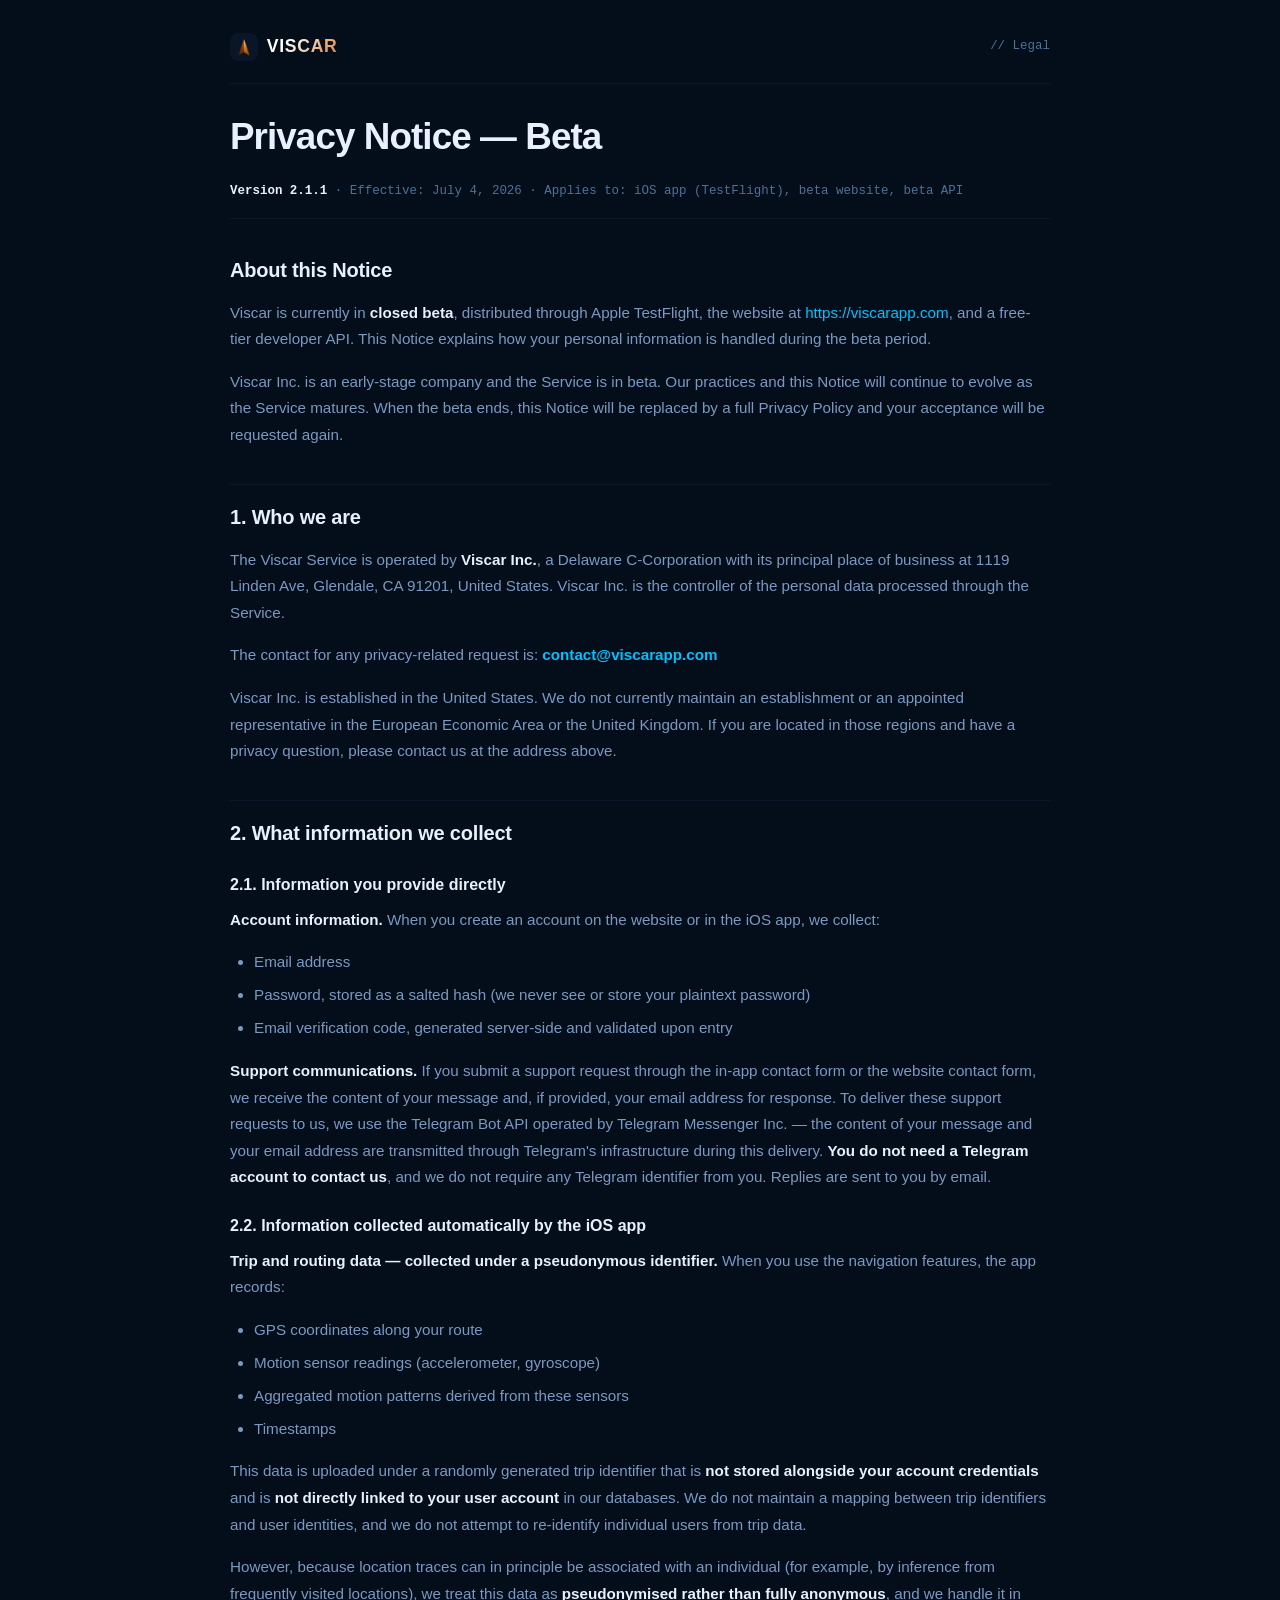
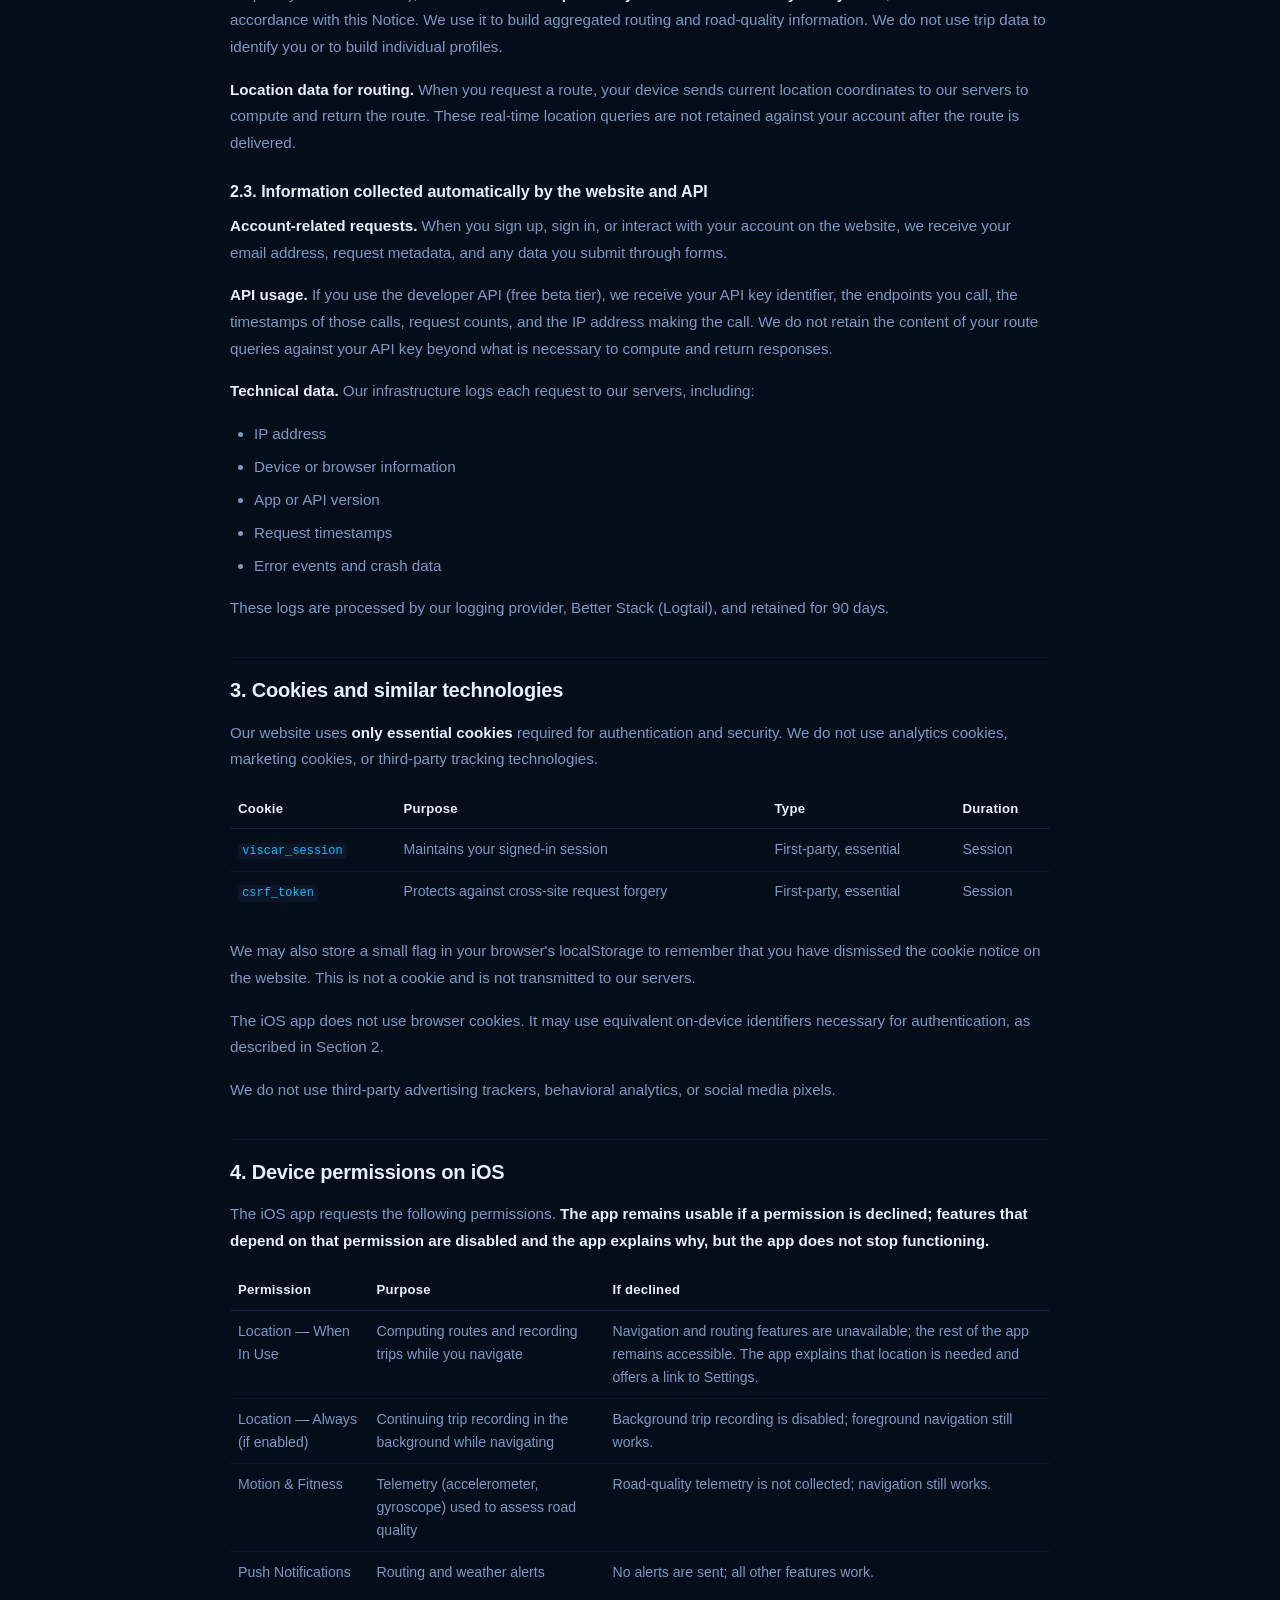
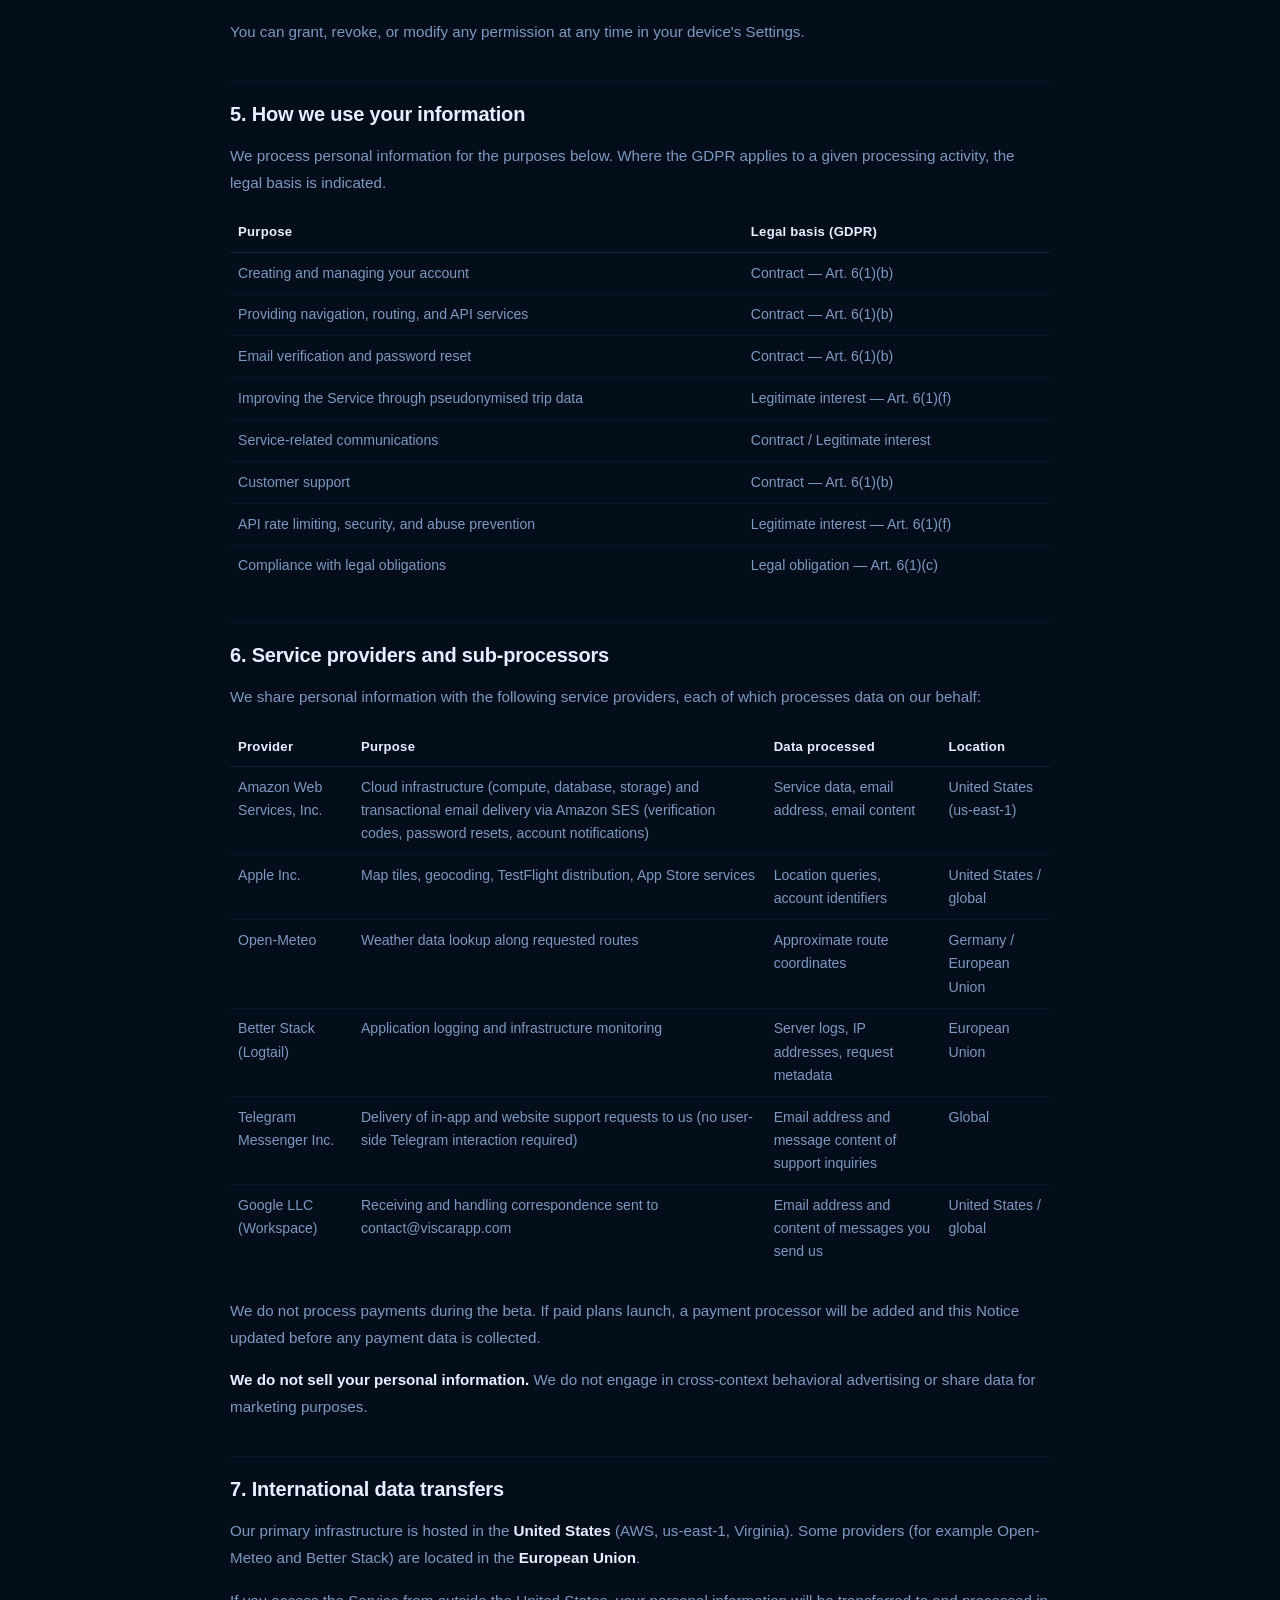
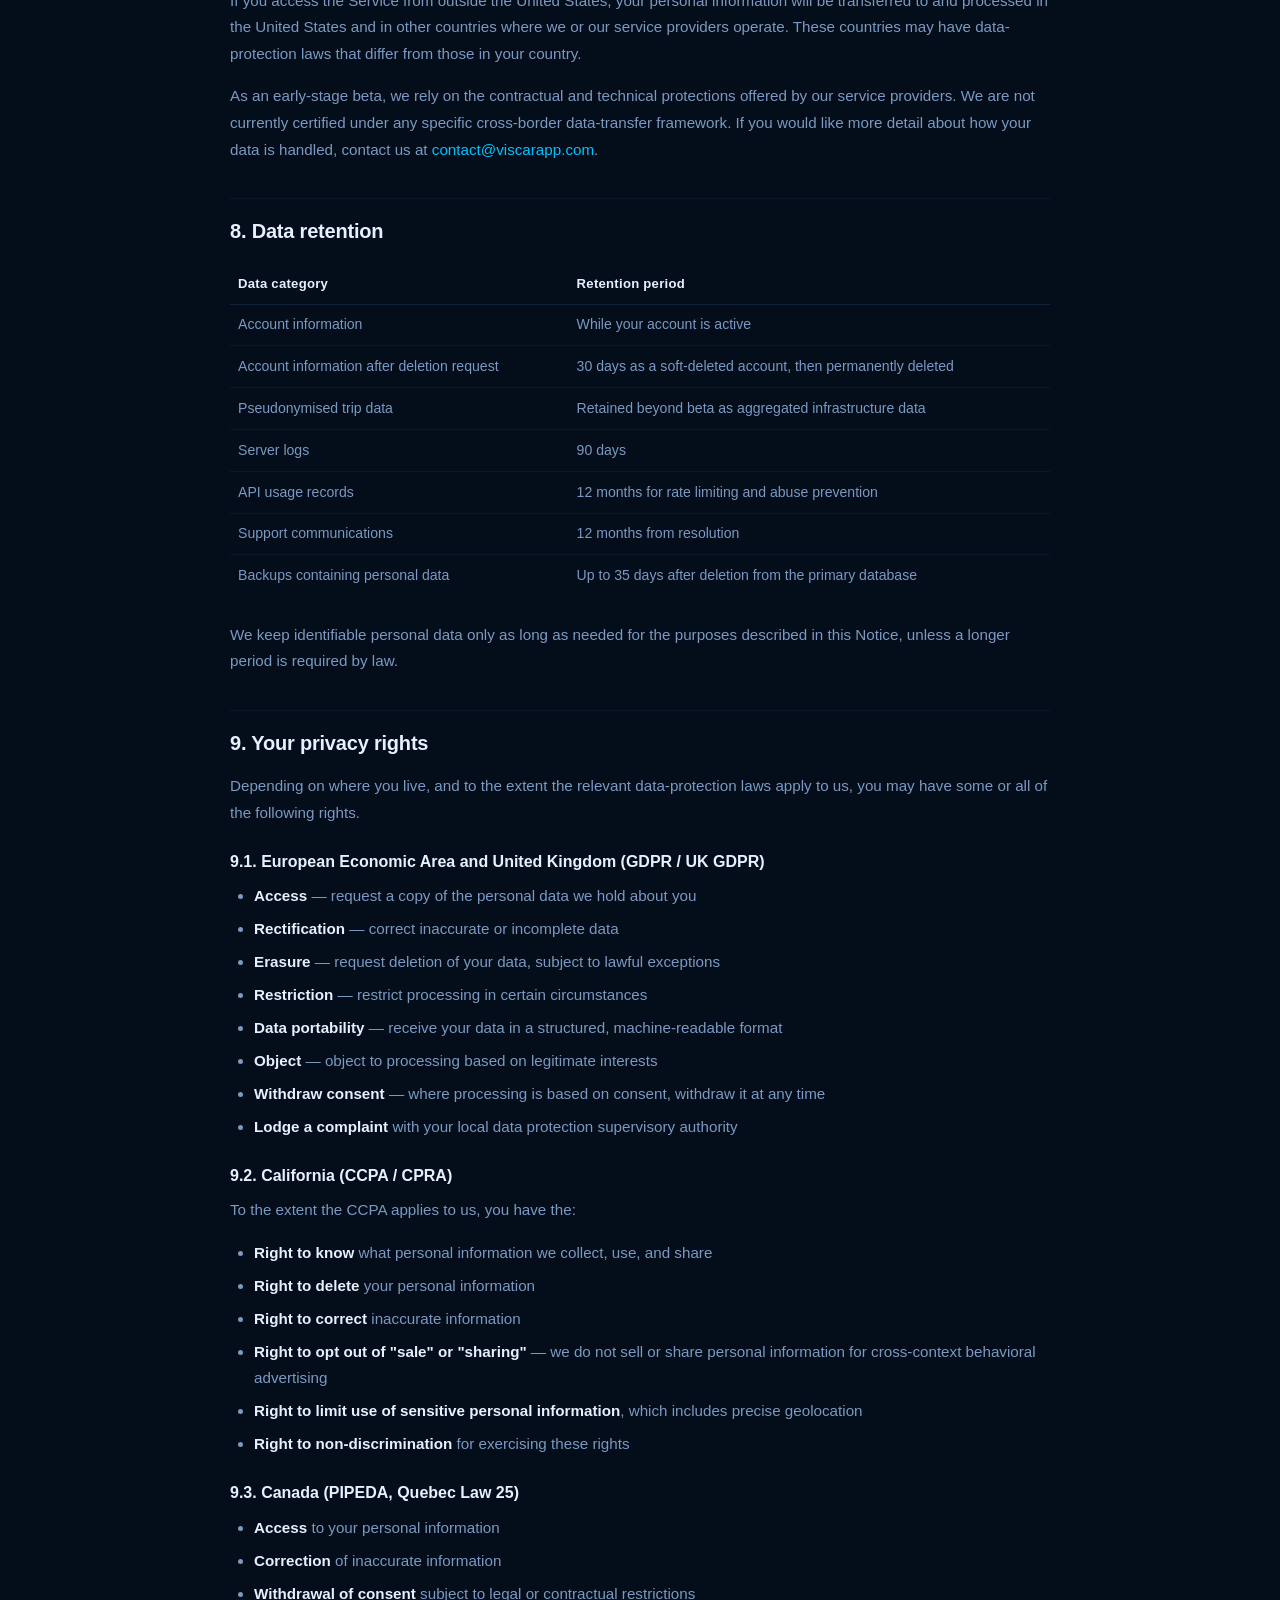
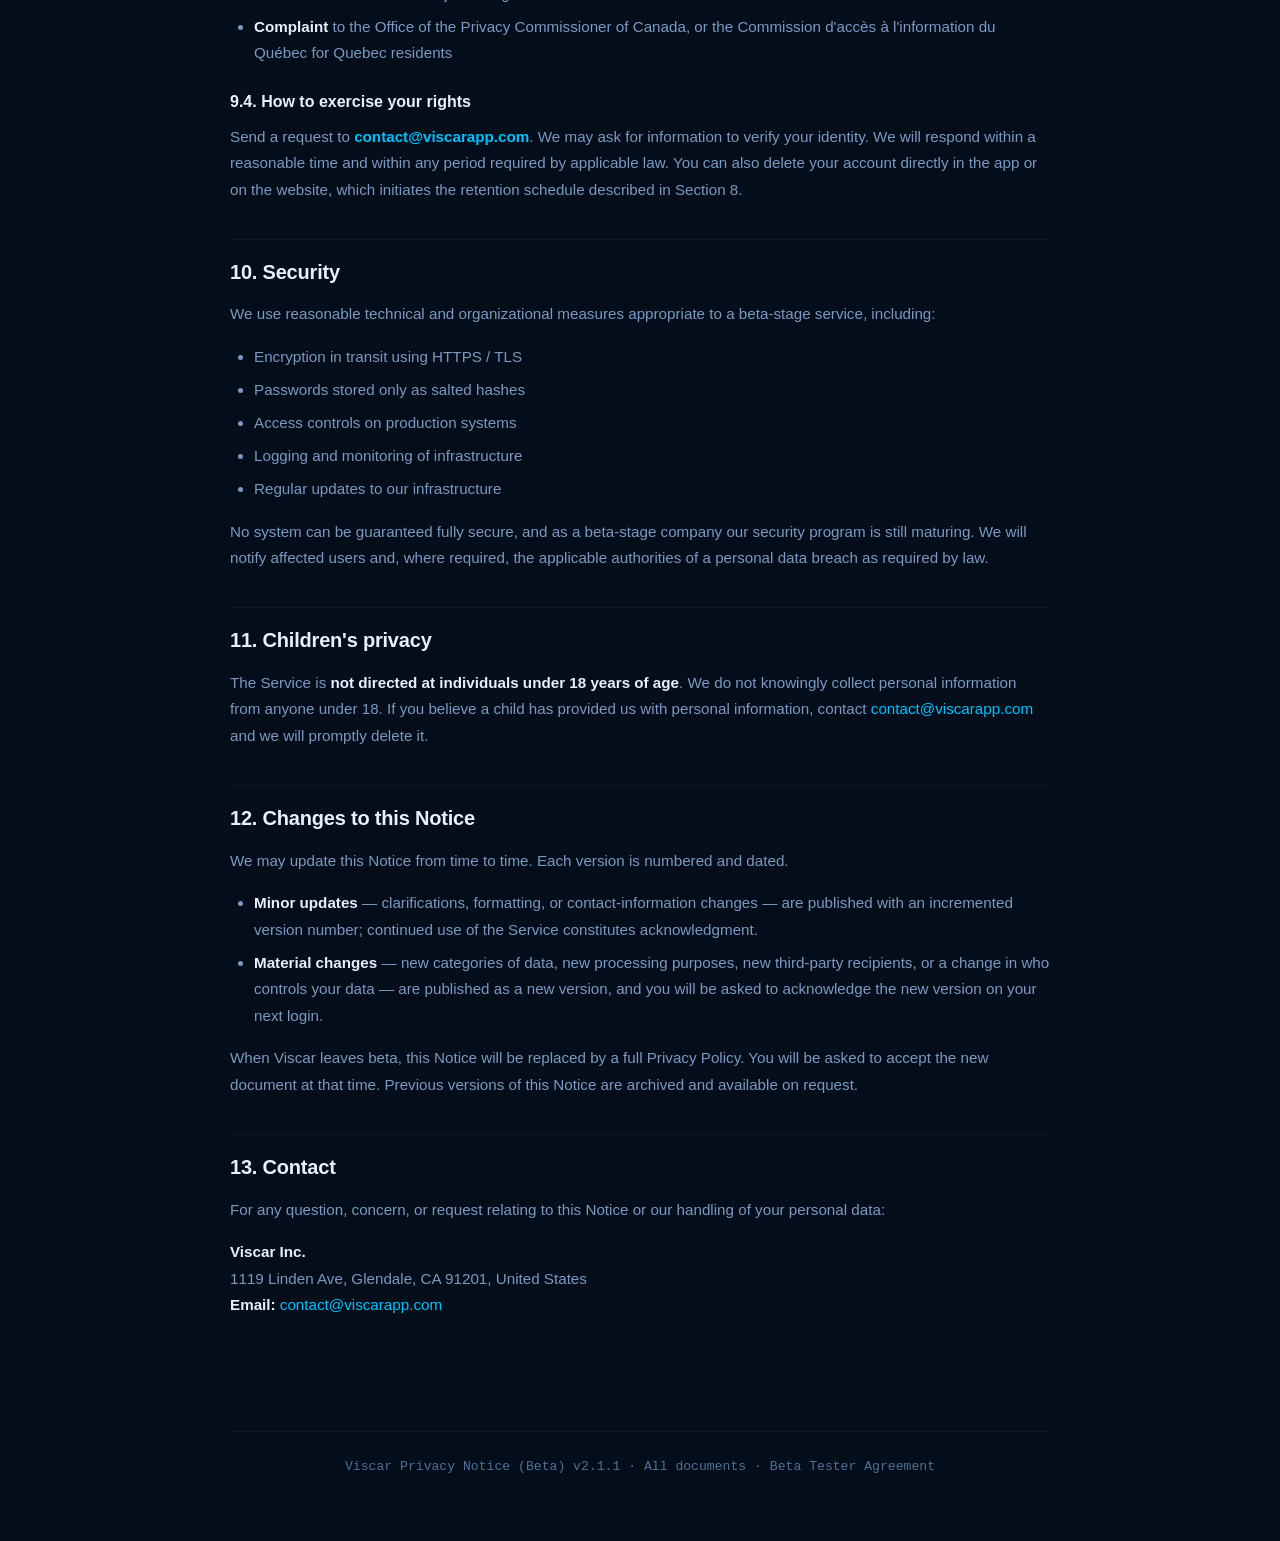
<file: privacy-notice/v2.1.1.html>
<!DOCTYPE html>
<html lang="en">
<head>
<meta charset="UTF-8" />
<meta name="viewport" content="width=device-width, initial-scale=1.0" />
<meta name="robots" content="index,follow" />
<title>Privacy Notice (Beta) v2.1.1 — Viscar</title>
<meta name="description" content="Viscar Beta Privacy Notice, version 2.1.1. How Viscar Inc. handles personal information during the closed beta." />
<link rel="icon" type="image/png" href="../assets/viscar-logo.png" />
<link rel="stylesheet" href="../assets/legal.css" />
</head>
<body>

<header class="legal-topbar">
    <a class="legal-topbar-logo" href="../index.html">
        <span class="legal-topbar-mark"></span>
        <span class="legal-topbar-name">VISCAR</span>
    </a>
    <span class="legal-topbar-back">// Legal</span>
</header>

<article class="legal-doc">

    <h1>Privacy Notice — Beta</h1>

    <div class="legal-doc-meta">
        <strong>Version 2.1.1</strong> · Effective: July 4, 2026 · Applies to: iOS app (TestFlight), beta website, beta API
    </div>

    <h2>About this Notice</h2>
    <p>Viscar is currently in <strong>closed beta</strong>, distributed through Apple TestFlight, the website at <a href="https://viscarapp.com">https://viscarapp.com</a>, and a free-tier developer API. This Notice explains how your personal information is handled during the beta period.</p>
    <p>Viscar Inc. is an early-stage company and the Service is in beta. Our practices and this Notice will continue to evolve as the Service matures. When the beta ends, this Notice will be replaced by a full Privacy Policy and your acceptance will be requested again.</p>

    <h2>1. Who we are</h2>
    <p>The Viscar Service is operated by <strong>Viscar Inc.</strong>, a Delaware C-Corporation with its principal place of business at 1119 Linden Ave, Glendale, CA 91201, United States. Viscar Inc. is the controller of the personal data processed through the Service.</p>
    <p>The contact for any privacy-related request is: <strong><a href="mailto:contact@viscarapp.com">contact@viscarapp.com</a></strong></p>
    <p>Viscar Inc. is established in the United States. We do not currently maintain an establishment or an appointed representative in the European Economic Area or the United Kingdom. If you are located in those regions and have a privacy question, please contact us at the address above.</p>

    <h2>2. What information we collect</h2>

    <h3>2.1. Information you provide directly</h3>
    <p><strong>Account information.</strong> When you create an account on the website or in the iOS app, we collect:</p>
    <ul>
        <li>Email address</li>
        <li>Password, stored as a salted hash (we never see or store your plaintext password)</li>
        <li>Email verification code, generated server-side and validated upon entry</li>
    </ul>
    <p><strong>Support communications.</strong> If you submit a support request through the in-app contact form or the website contact form, we receive the content of your message and, if provided, your email address for response. To deliver these support requests to us, we use the Telegram Bot API operated by Telegram Messenger Inc. — the content of your message and your email address are transmitted through Telegram's infrastructure during this delivery. <strong>You do not need a Telegram account to contact us</strong>, and we do not require any Telegram identifier from you. Replies are sent to you by email.</p>

    <h3>2.2. Information collected automatically by the iOS app</h3>
    <p><strong>Trip and routing data — collected under a pseudonymous identifier.</strong> When you use the navigation features, the app records:</p>
    <ul>
        <li>GPS coordinates along your route</li>
        <li>Motion sensor readings (accelerometer, gyroscope)</li>
        <li>Aggregated motion patterns derived from these sensors</li>
        <li>Timestamps</li>
    </ul>
    <p>This data is uploaded under a randomly generated trip identifier that is <strong>not stored alongside your account credentials</strong> and is <strong>not directly linked to your user account</strong> in our databases. We do not maintain a mapping between trip identifiers and user identities, and we do not attempt to re-identify individual users from trip data.</p>
    <p>However, because location traces can in principle be associated with an individual (for example, by inference from frequently visited locations), we treat this data as <strong>pseudonymised rather than fully anonymous</strong>, and we handle it in accordance with this Notice. We use it to build aggregated routing and road-quality information. We do not use trip data to identify you or to build individual profiles.</p>
    <p><strong>Location data for routing.</strong> When you request a route, your device sends current location coordinates to our servers to compute and return the route. These real-time location queries are not retained against your account after the route is delivered.</p>

    <h3>2.3. Information collected automatically by the website and API</h3>
    <p><strong>Account-related requests.</strong> When you sign up, sign in, or interact with your account on the website, we receive your email address, request metadata, and any data you submit through forms.</p>
    <p><strong>API usage.</strong> If you use the developer API (free beta tier), we receive your API key identifier, the endpoints you call, the timestamps of those calls, request counts, and the IP address making the call. We do not retain the content of your route queries against your API key beyond what is necessary to compute and return responses.</p>
    <p><strong>Technical data.</strong> Our infrastructure logs each request to our servers, including:</p>
    <ul>
        <li>IP address</li>
        <li>Device or browser information</li>
        <li>App or API version</li>
        <li>Request timestamps</li>
        <li>Error events and crash data</li>
    </ul>
    <p>These logs are processed by our logging provider, Better Stack (Logtail), and retained for 90 days.</p>

    <h2 id="cookies">3. Cookies and similar technologies</h2>
    <p>Our website uses <strong>only essential cookies</strong> required for authentication and security. We do not use analytics cookies, marketing cookies, or third-party tracking technologies.</p>
    <table>
        <thead>
            <tr><th>Cookie</th><th>Purpose</th><th>Type</th><th>Duration</th></tr>
        </thead>
        <tbody>
            <tr><td><code>viscar_session</code></td><td>Maintains your signed-in session</td><td>First-party, essential</td><td>Session</td></tr>
            <tr><td><code>csrf_token</code></td><td>Protects against cross-site request forgery</td><td>First-party, essential</td><td>Session</td></tr>
        </tbody>
    </table>
    <p>We may also store a small flag in your browser's localStorage to remember that you have dismissed the cookie notice on the website. This is not a cookie and is not transmitted to our servers.</p>
    <p>The iOS app does not use browser cookies. It may use equivalent on-device identifiers necessary for authentication, as described in Section 2.</p>
    <p>We do not use third-party advertising trackers, behavioral analytics, or social media pixels.</p>

    <h2>4. Device permissions on iOS</h2>
    <p>The iOS app requests the following permissions. <strong>The app remains usable if a permission is declined; features that depend on that permission are disabled and the app explains why, but the app does not stop functioning.</strong></p>
    <table>
        <thead>
            <tr><th>Permission</th><th>Purpose</th><th>If declined</th></tr>
        </thead>
        <tbody>
            <tr><td>Location — When In Use</td><td>Computing routes and recording trips while you navigate</td><td>Navigation and routing features are unavailable; the rest of the app remains accessible. The app explains that location is needed and offers a link to Settings.</td></tr>
            <tr><td>Location — Always (if enabled)</td><td>Continuing trip recording in the background while navigating</td><td>Background trip recording is disabled; foreground navigation still works.</td></tr>
            <tr><td>Motion &amp; Fitness</td><td>Telemetry (accelerometer, gyroscope) used to assess road quality</td><td>Road-quality telemetry is not collected; navigation still works.</td></tr>
            <tr><td>Push Notifications</td><td>Routing and weather alerts</td><td>No alerts are sent; all other features work.</td></tr>
        </tbody>
    </table>
    <p>You can grant, revoke, or modify any permission at any time in your device's Settings.</p>

    <h2>5. How we use your information</h2>
    <p>We process personal information for the purposes below. Where the GDPR applies to a given processing activity, the legal basis is indicated.</p>
    <table>
        <thead>
            <tr><th>Purpose</th><th>Legal basis (GDPR)</th></tr>
        </thead>
        <tbody>
            <tr><td>Creating and managing your account</td><td>Contract — Art. 6(1)(b)</td></tr>
            <tr><td>Providing navigation, routing, and API services</td><td>Contract — Art. 6(1)(b)</td></tr>
            <tr><td>Email verification and password reset</td><td>Contract — Art. 6(1)(b)</td></tr>
            <tr><td>Improving the Service through pseudonymised trip data</td><td>Legitimate interest — Art. 6(1)(f)</td></tr>
            <tr><td>Service-related communications</td><td>Contract / Legitimate interest</td></tr>
            <tr><td>Customer support</td><td>Contract — Art. 6(1)(b)</td></tr>
            <tr><td>API rate limiting, security, and abuse prevention</td><td>Legitimate interest — Art. 6(1)(f)</td></tr>
            <tr><td>Compliance with legal obligations</td><td>Legal obligation — Art. 6(1)(c)</td></tr>
        </tbody>
    </table>

    <h2>6. Service providers and sub-processors</h2>
    <p>We share personal information with the following service providers, each of which processes data on our behalf:</p>
    <table>
        <thead>
            <tr><th>Provider</th><th>Purpose</th><th>Data processed</th><th>Location</th></tr>
        </thead>
        <tbody>
            <tr><td>Amazon Web Services, Inc.</td><td>Cloud infrastructure (compute, database, storage) and transactional email delivery via Amazon SES (verification codes, password resets, account notifications)</td><td>Service data, email address, email content</td><td>United States (us-east-1)</td></tr>
            <tr><td>Apple Inc.</td><td>Map tiles, geocoding, TestFlight distribution, App Store services</td><td>Location queries, account identifiers</td><td>United States / global</td></tr>
            <tr><td>Open-Meteo</td><td>Weather data lookup along requested routes</td><td>Approximate route coordinates</td><td>Germany / European Union</td></tr>
            <tr><td>Better Stack (Logtail)</td><td>Application logging and infrastructure monitoring</td><td>Server logs, IP addresses, request metadata</td><td>European Union</td></tr>
            <tr><td>Telegram Messenger Inc.</td><td>Delivery of in-app and website support requests to us (no user-side Telegram interaction required)</td><td>Email address and message content of support inquiries</td><td>Global</td></tr>
            <tr><td>Google LLC (Workspace)</td><td>Receiving and handling correspondence sent to contact@viscarapp.com</td><td>Email address and content of messages you send us</td><td>United States / global</td></tr>
        </tbody>
    </table>
    <p>We do not process payments during the beta. If paid plans launch, a payment processor will be added and this Notice updated before any payment data is collected.</p>
    <p><strong>We do not sell your personal information.</strong> We do not engage in cross-context behavioral advertising or share data for marketing purposes.</p>

    <h2>7. International data transfers</h2>
    <p>Our primary infrastructure is hosted in the <strong>United States</strong> (AWS, us-east-1, Virginia). Some providers (for example Open-Meteo and Better Stack) are located in the <strong>European Union</strong>.</p>
    <p>If you access the Service from outside the United States, your personal information will be transferred to and processed in the United States and in other countries where we or our service providers operate. These countries may have data-protection laws that differ from those in your country.</p>
    <p>As an early-stage beta, we rely on the contractual and technical protections offered by our service providers. We are not currently certified under any specific cross-border data-transfer framework. If you would like more detail about how your data is handled, contact us at <a href="mailto:contact@viscarapp.com">contact@viscarapp.com</a>.</p>

    <h2>8. Data retention</h2>
    <table>
        <thead>
            <tr><th>Data category</th><th>Retention period</th></tr>
        </thead>
        <tbody>
            <tr><td>Account information</td><td>While your account is active</td></tr>
            <tr><td>Account information after deletion request</td><td>30 days as a soft-deleted account, then permanently deleted</td></tr>
            <tr><td>Pseudonymised trip data</td><td>Retained beyond beta as aggregated infrastructure data</td></tr>
            <tr><td>Server logs</td><td>90 days</td></tr>
            <tr><td>API usage records</td><td>12 months for rate limiting and abuse prevention</td></tr>
            <tr><td>Support communications</td><td>12 months from resolution</td></tr>
            <tr><td>Backups containing personal data</td><td>Up to 35 days after deletion from the primary database</td></tr>
        </tbody>
    </table>
    <p>We keep identifiable personal data only as long as needed for the purposes described in this Notice, unless a longer period is required by law.</p>

    <h2>9. Your privacy rights</h2>
    <p>Depending on where you live, and to the extent the relevant data-protection laws apply to us, you may have some or all of the following rights.</p>

    <h3>9.1. European Economic Area and United Kingdom (GDPR / UK GDPR)</h3>
    <ul>
        <li><strong>Access</strong> — request a copy of the personal data we hold about you</li>
        <li><strong>Rectification</strong> — correct inaccurate or incomplete data</li>
        <li><strong>Erasure</strong> — request deletion of your data, subject to lawful exceptions</li>
        <li><strong>Restriction</strong> — restrict processing in certain circumstances</li>
        <li><strong>Data portability</strong> — receive your data in a structured, machine-readable format</li>
        <li><strong>Object</strong> — object to processing based on legitimate interests</li>
        <li><strong>Withdraw consent</strong> — where processing is based on consent, withdraw it at any time</li>
        <li><strong>Lodge a complaint</strong> with your local data protection supervisory authority</li>
    </ul>

    <h3>9.2. California (CCPA / CPRA)</h3>
    <p>To the extent the CCPA applies to us, you have the:</p>
    <ul>
        <li><strong>Right to know</strong> what personal information we collect, use, and share</li>
        <li><strong>Right to delete</strong> your personal information</li>
        <li><strong>Right to correct</strong> inaccurate information</li>
        <li><strong>Right to opt out of "sale" or "sharing"</strong> — we do not sell or share personal information for cross-context behavioral advertising</li>
        <li><strong>Right to limit use of sensitive personal information</strong>, which includes precise geolocation</li>
        <li><strong>Right to non-discrimination</strong> for exercising these rights</li>
    </ul>

    <h3>9.3. Canada (PIPEDA, Quebec Law 25)</h3>
    <ul>
        <li><strong>Access</strong> to your personal information</li>
        <li><strong>Correction</strong> of inaccurate information</li>
        <li><strong>Withdrawal of consent</strong> subject to legal or contractual restrictions</li>
        <li><strong>Complaint</strong> to the Office of the Privacy Commissioner of Canada, or the Commission d'accès à l'information du Québec for Quebec residents</li>
    </ul>

    <h3>9.4. How to exercise your rights</h3>
    <p>Send a request to <strong><a href="mailto:contact@viscarapp.com">contact@viscarapp.com</a></strong>. We may ask for information to verify your identity. We will respond within a reasonable time and within any period required by applicable law. You can also delete your account directly in the app or on the website, which initiates the retention schedule described in Section 8.</p>

    <h2>10. Security</h2>
    <p>We use reasonable technical and organizational measures appropriate to a beta-stage service, including:</p>
    <ul>
        <li>Encryption in transit using HTTPS / TLS</li>
        <li>Passwords stored only as salted hashes</li>
        <li>Access controls on production systems</li>
        <li>Logging and monitoring of infrastructure</li>
        <li>Regular updates to our infrastructure</li>
    </ul>
    <p>No system can be guaranteed fully secure, and as a beta-stage company our security program is still maturing. We will notify affected users and, where required, the applicable authorities of a personal data breach as required by law.</p>

    <h2>11. Children's privacy</h2>
    <p>The Service is <strong>not directed at individuals under 18 years of age</strong>. We do not knowingly collect personal information from anyone under 18. If you believe a child has provided us with personal information, contact <a href="mailto:contact@viscarapp.com">contact@viscarapp.com</a> and we will promptly delete it.</p>

    <h2>12. Changes to this Notice</h2>
    <p>We may update this Notice from time to time. Each version is numbered and dated.</p>
    <ul>
        <li><strong>Minor updates</strong> — clarifications, formatting, or contact-information changes — are published with an incremented version number; continued use of the Service constitutes acknowledgment.</li>
        <li><strong>Material changes</strong> — new categories of data, new processing purposes, new third-party recipients, or a change in who controls your data — are published as a new version, and you will be asked to acknowledge the new version on your next login.</li>
    </ul>
    <p>When Viscar leaves beta, this Notice will be replaced by a full Privacy Policy. You will be asked to accept the new document at that time. Previous versions of this Notice are archived and available on request.</p>

    <h2>13. Contact</h2>
    <p>For any question, concern, or request relating to this Notice or our handling of your personal data:</p>
    <p><strong>Viscar Inc.</strong><br />
    1119 Linden Ave, Glendale, CA 91201, United States<br />
    <strong>Email:</strong> <a href="mailto:contact@viscarapp.com">contact@viscarapp.com</a></p>

</article>

<footer class="legal-footer">
    Viscar Privacy Notice (Beta) v2.1.1 ·
    <a href="../index.html">All documents</a> ·
    <a href="../terms/v2.1.1.html">Beta Tester Agreement</a>
</footer>

</body>
</html>
</file>
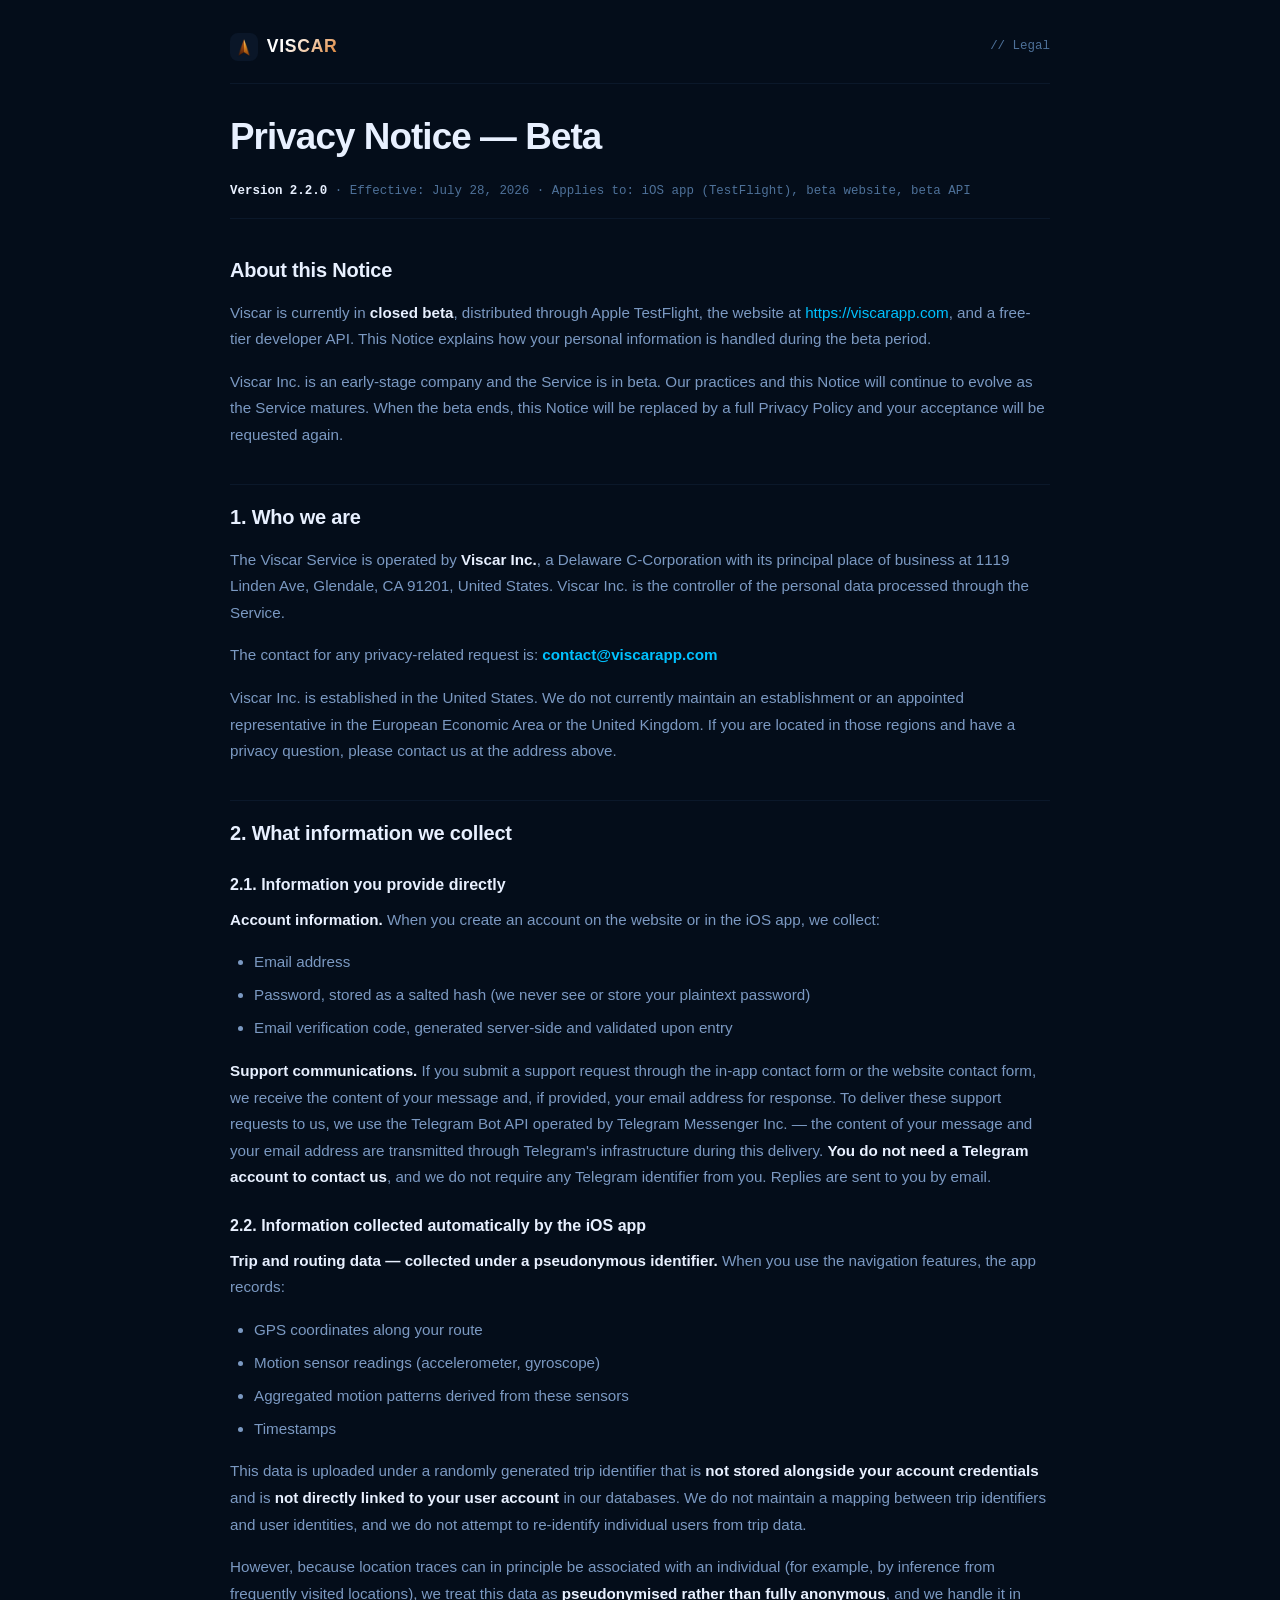
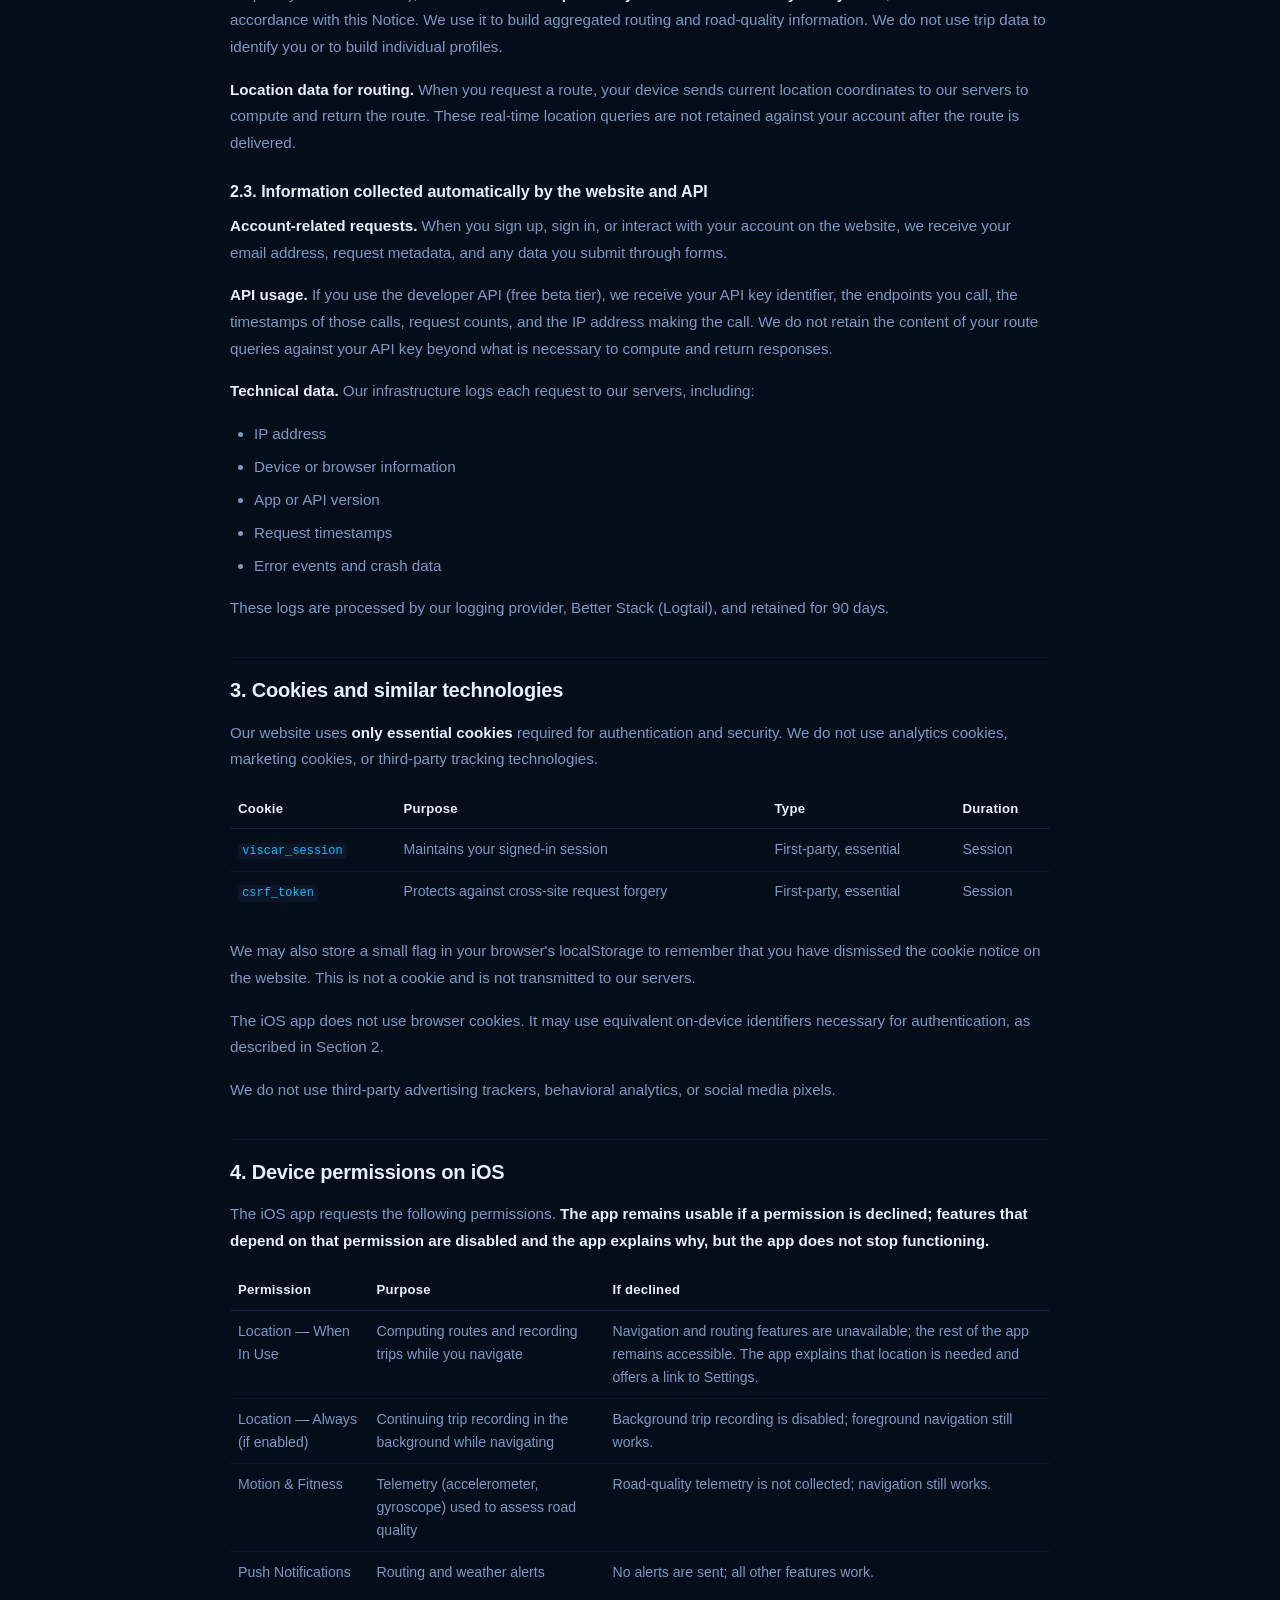
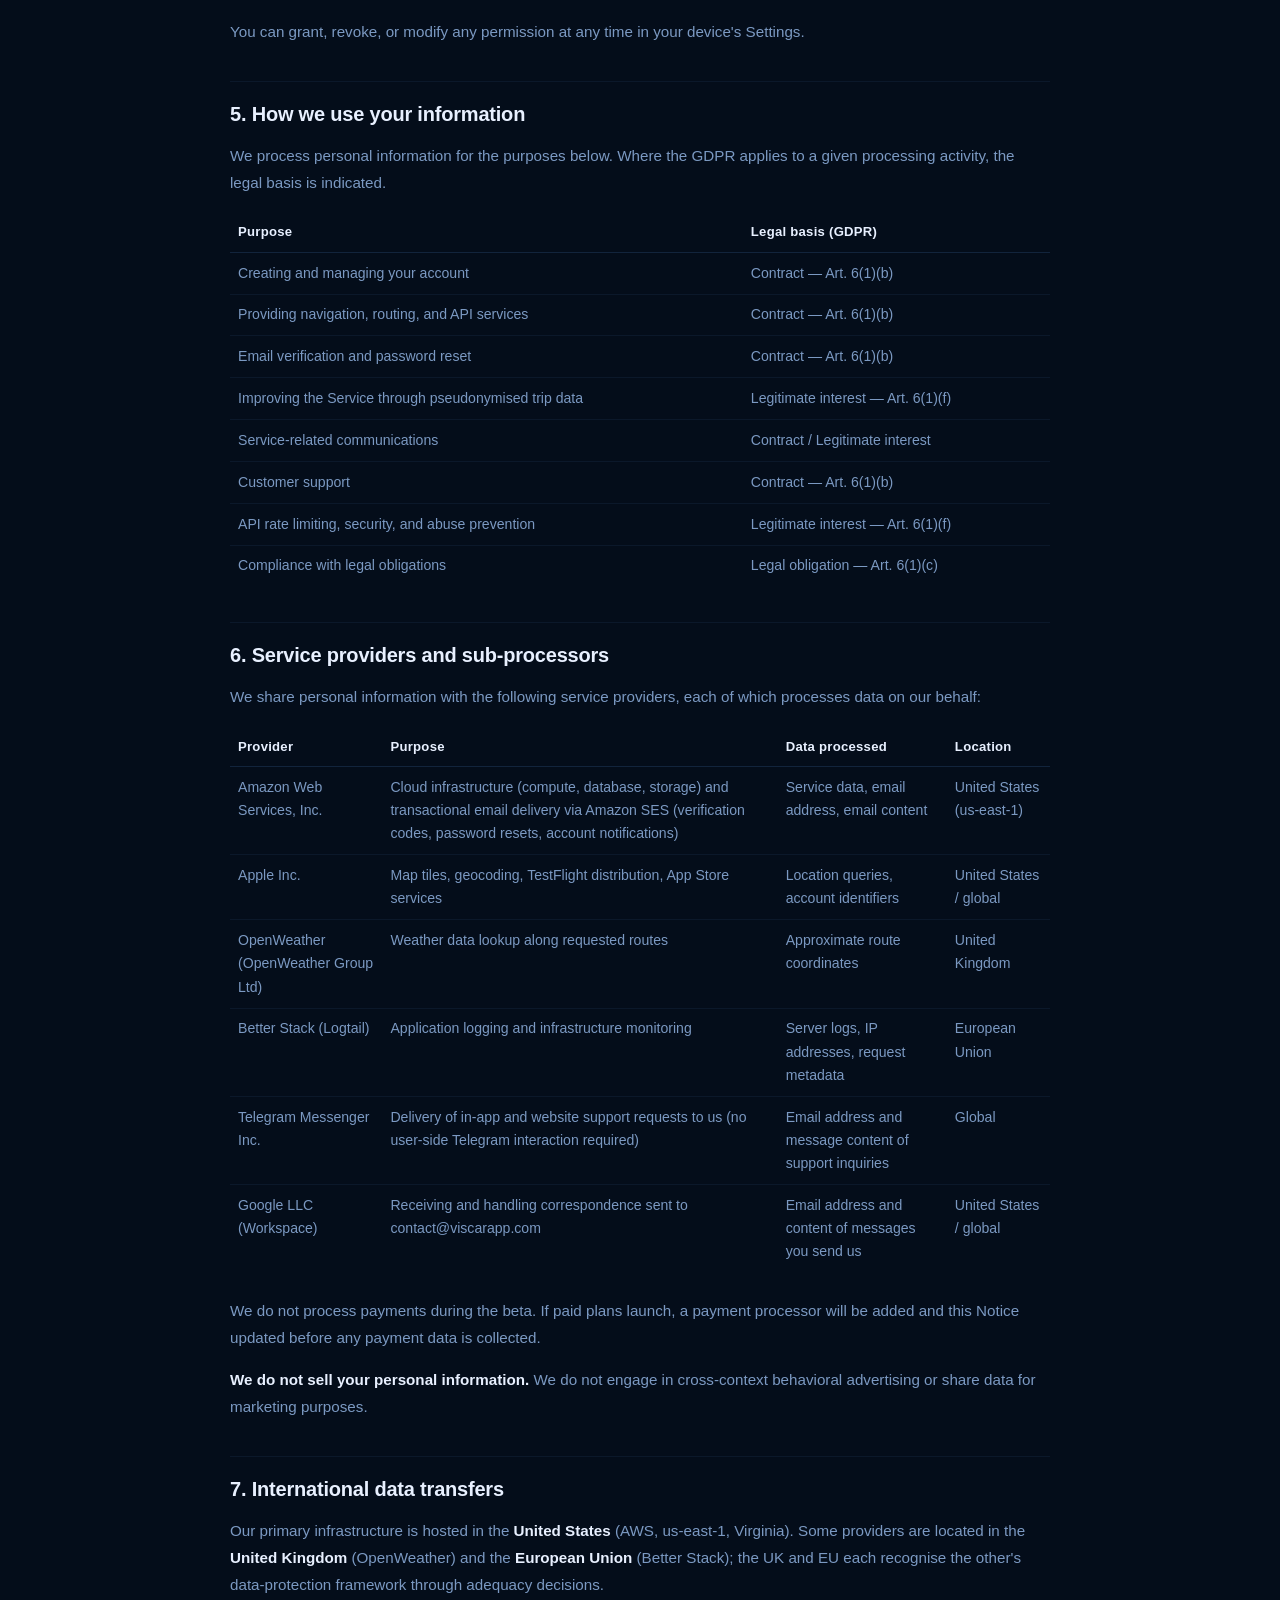
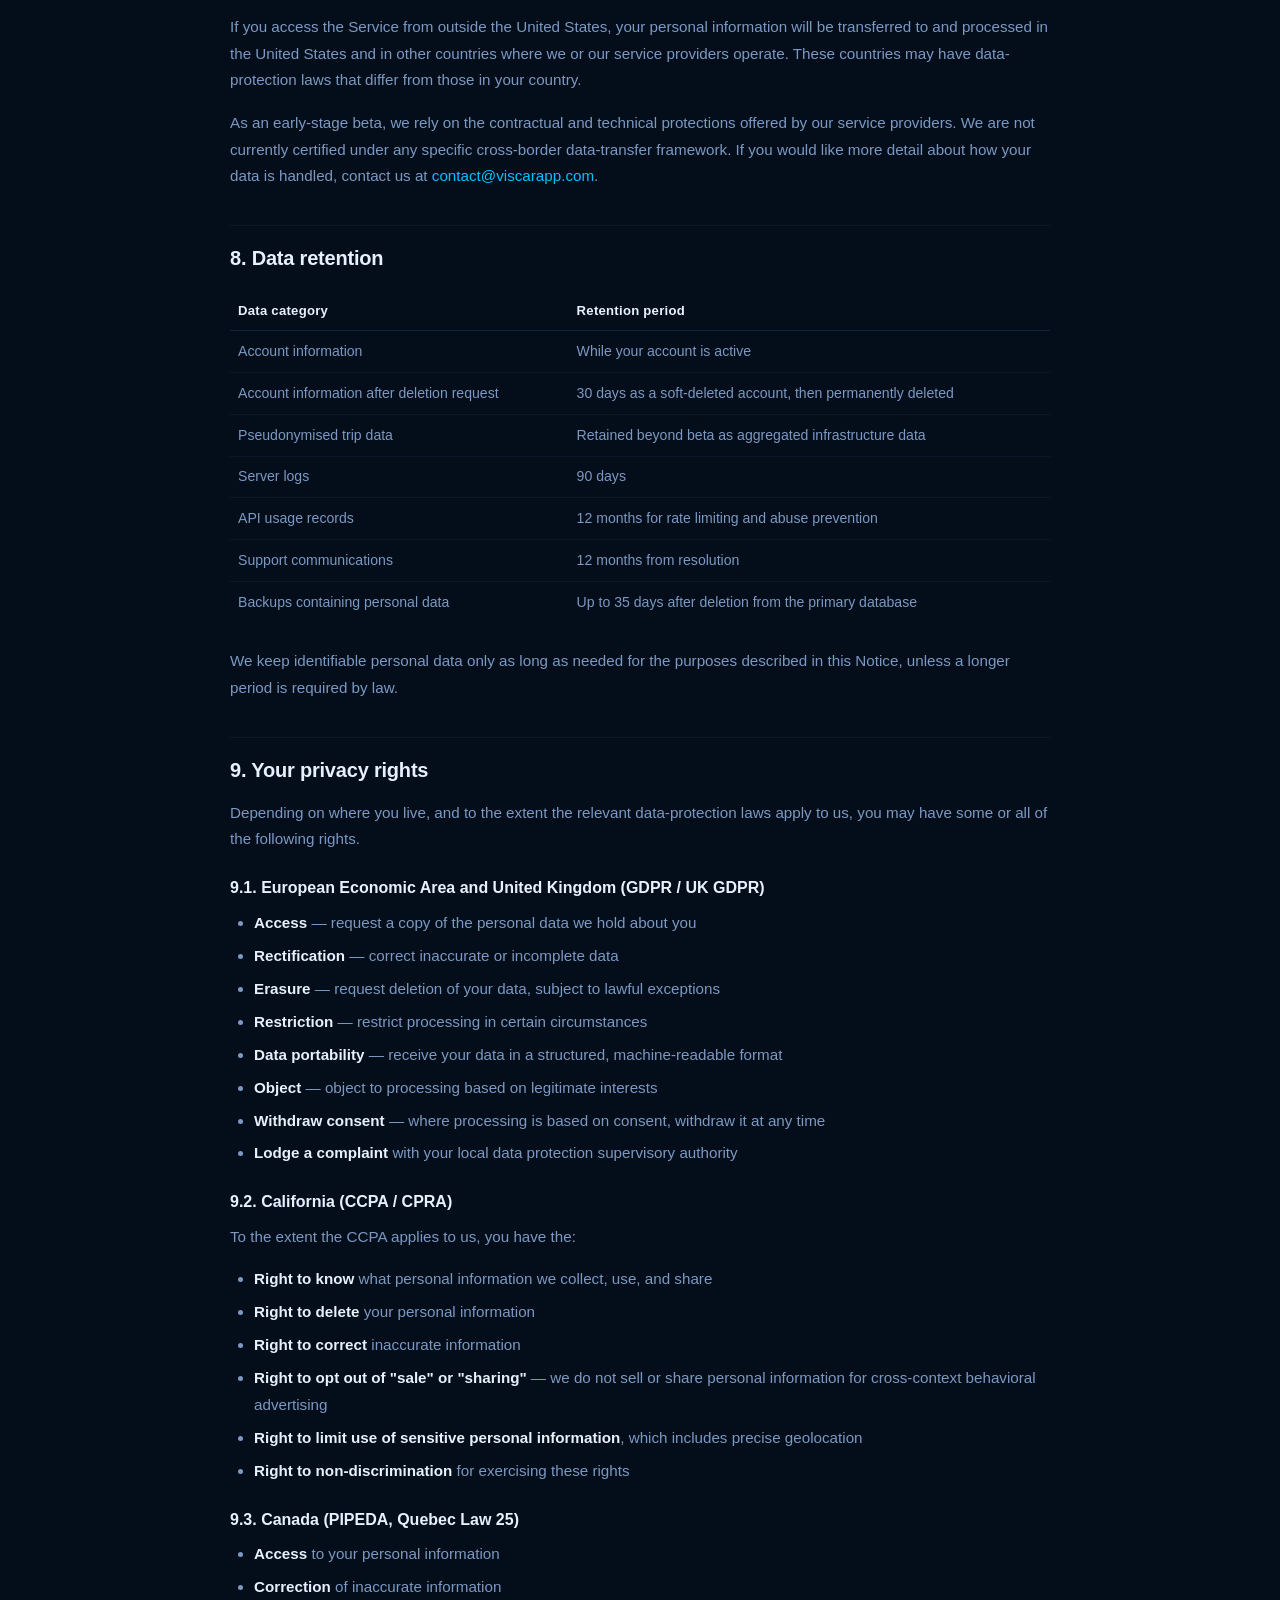
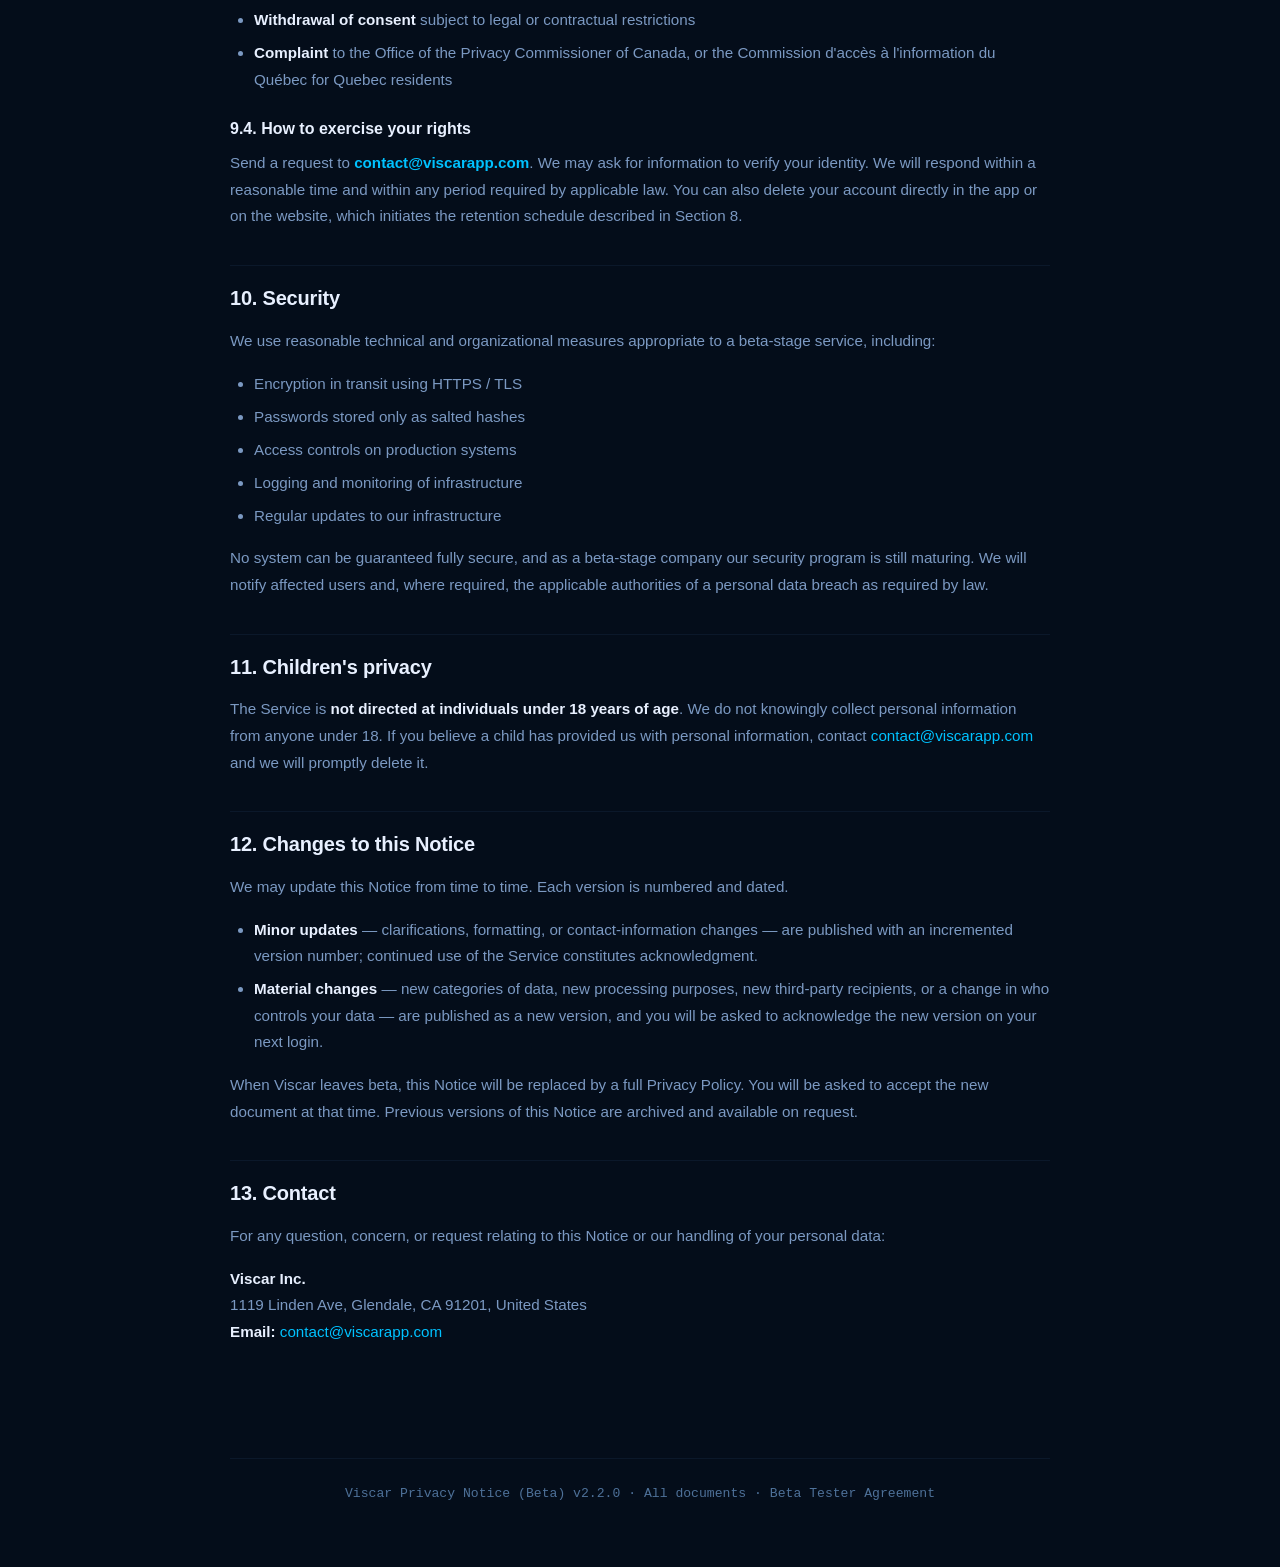
<file: privacy-notice/v2.2.0.html>
<!DOCTYPE html>
<html lang="en">
<head>
<meta charset="UTF-8" />
<meta name="viewport" content="width=device-width, initial-scale=1.0" />
<meta name="robots" content="index,follow" />
<title>Privacy Notice (Beta) v2.2.0 — Viscar</title>
<meta name="description" content="Viscar Beta Privacy Notice, version 2.2.0. How Viscar Inc. handles personal information during the closed beta." />
<link rel="icon" type="image/png" href="../assets/viscar-logo.png" />
<link rel="stylesheet" href="../assets/legal.css" />
</head>
<body>

<header class="legal-topbar">
    <a class="legal-topbar-logo" href="../index.html">
        <span class="legal-topbar-mark"></span>
        <span class="legal-topbar-name">VISCAR</span>
    </a>
    <span class="legal-topbar-back">// Legal</span>
</header>

<article class="legal-doc">

    <h1>Privacy Notice — Beta</h1>

    <div class="legal-doc-meta">
        <strong>Version 2.2.0</strong> · Effective: July 28, 2026 · Applies to: iOS app (TestFlight), beta website, beta API
    </div>

    <h2>About this Notice</h2>
    <p>Viscar is currently in <strong>closed beta</strong>, distributed through Apple TestFlight, the website at <a href="https://viscarapp.com">https://viscarapp.com</a>, and a free-tier developer API. This Notice explains how your personal information is handled during the beta period.</p>
    <p>Viscar Inc. is an early-stage company and the Service is in beta. Our practices and this Notice will continue to evolve as the Service matures. When the beta ends, this Notice will be replaced by a full Privacy Policy and your acceptance will be requested again.</p>

    <h2>1. Who we are</h2>
    <p>The Viscar Service is operated by <strong>Viscar Inc.</strong>, a Delaware C-Corporation with its principal place of business at 1119 Linden Ave, Glendale, CA 91201, United States. Viscar Inc. is the controller of the personal data processed through the Service.</p>
    <p>The contact for any privacy-related request is: <strong><a href="mailto:contact@viscarapp.com">contact@viscarapp.com</a></strong></p>
    <p>Viscar Inc. is established in the United States. We do not currently maintain an establishment or an appointed representative in the European Economic Area or the United Kingdom. If you are located in those regions and have a privacy question, please contact us at the address above.</p>

    <h2>2. What information we collect</h2>

    <h3>2.1. Information you provide directly</h3>
    <p><strong>Account information.</strong> When you create an account on the website or in the iOS app, we collect:</p>
    <ul>
        <li>Email address</li>
        <li>Password, stored as a salted hash (we never see or store your plaintext password)</li>
        <li>Email verification code, generated server-side and validated upon entry</li>
    </ul>
    <p><strong>Support communications.</strong> If you submit a support request through the in-app contact form or the website contact form, we receive the content of your message and, if provided, your email address for response. To deliver these support requests to us, we use the Telegram Bot API operated by Telegram Messenger Inc. — the content of your message and your email address are transmitted through Telegram's infrastructure during this delivery. <strong>You do not need a Telegram account to contact us</strong>, and we do not require any Telegram identifier from you. Replies are sent to you by email.</p>

    <h3>2.2. Information collected automatically by the iOS app</h3>
    <p><strong>Trip and routing data — collected under a pseudonymous identifier.</strong> When you use the navigation features, the app records:</p>
    <ul>
        <li>GPS coordinates along your route</li>
        <li>Motion sensor readings (accelerometer, gyroscope)</li>
        <li>Aggregated motion patterns derived from these sensors</li>
        <li>Timestamps</li>
    </ul>
    <p>This data is uploaded under a randomly generated trip identifier that is <strong>not stored alongside your account credentials</strong> and is <strong>not directly linked to your user account</strong> in our databases. We do not maintain a mapping between trip identifiers and user identities, and we do not attempt to re-identify individual users from trip data.</p>
    <p>However, because location traces can in principle be associated with an individual (for example, by inference from frequently visited locations), we treat this data as <strong>pseudonymised rather than fully anonymous</strong>, and we handle it in accordance with this Notice. We use it to build aggregated routing and road-quality information. We do not use trip data to identify you or to build individual profiles.</p>
    <p><strong>Location data for routing.</strong> When you request a route, your device sends current location coordinates to our servers to compute and return the route. These real-time location queries are not retained against your account after the route is delivered.</p>

    <h3>2.3. Information collected automatically by the website and API</h3>
    <p><strong>Account-related requests.</strong> When you sign up, sign in, or interact with your account on the website, we receive your email address, request metadata, and any data you submit through forms.</p>
    <p><strong>API usage.</strong> If you use the developer API (free beta tier), we receive your API key identifier, the endpoints you call, the timestamps of those calls, request counts, and the IP address making the call. We do not retain the content of your route queries against your API key beyond what is necessary to compute and return responses.</p>
    <p><strong>Technical data.</strong> Our infrastructure logs each request to our servers, including:</p>
    <ul>
        <li>IP address</li>
        <li>Device or browser information</li>
        <li>App or API version</li>
        <li>Request timestamps</li>
        <li>Error events and crash data</li>
    </ul>
    <p>These logs are processed by our logging provider, Better Stack (Logtail), and retained for 90 days.</p>

    <h2 id="cookies">3. Cookies and similar technologies</h2>
    <p>Our website uses <strong>only essential cookies</strong> required for authentication and security. We do not use analytics cookies, marketing cookies, or third-party tracking technologies.</p>
    <table>
        <thead>
            <tr><th>Cookie</th><th>Purpose</th><th>Type</th><th>Duration</th></tr>
        </thead>
        <tbody>
            <tr><td><code>viscar_session</code></td><td>Maintains your signed-in session</td><td>First-party, essential</td><td>Session</td></tr>
            <tr><td><code>csrf_token</code></td><td>Protects against cross-site request forgery</td><td>First-party, essential</td><td>Session</td></tr>
        </tbody>
    </table>
    <p>We may also store a small flag in your browser's localStorage to remember that you have dismissed the cookie notice on the website. This is not a cookie and is not transmitted to our servers.</p>
    <p>The iOS app does not use browser cookies. It may use equivalent on-device identifiers necessary for authentication, as described in Section 2.</p>
    <p>We do not use third-party advertising trackers, behavioral analytics, or social media pixels.</p>

    <h2>4. Device permissions on iOS</h2>
    <p>The iOS app requests the following permissions. <strong>The app remains usable if a permission is declined; features that depend on that permission are disabled and the app explains why, but the app does not stop functioning.</strong></p>
    <table>
        <thead>
            <tr><th>Permission</th><th>Purpose</th><th>If declined</th></tr>
        </thead>
        <tbody>
            <tr><td>Location — When In Use</td><td>Computing routes and recording trips while you navigate</td><td>Navigation and routing features are unavailable; the rest of the app remains accessible. The app explains that location is needed and offers a link to Settings.</td></tr>
            <tr><td>Location — Always (if enabled)</td><td>Continuing trip recording in the background while navigating</td><td>Background trip recording is disabled; foreground navigation still works.</td></tr>
            <tr><td>Motion &amp; Fitness</td><td>Telemetry (accelerometer, gyroscope) used to assess road quality</td><td>Road-quality telemetry is not collected; navigation still works.</td></tr>
            <tr><td>Push Notifications</td><td>Routing and weather alerts</td><td>No alerts are sent; all other features work.</td></tr>
        </tbody>
    </table>
    <p>You can grant, revoke, or modify any permission at any time in your device's Settings.</p>

    <h2>5. How we use your information</h2>
    <p>We process personal information for the purposes below. Where the GDPR applies to a given processing activity, the legal basis is indicated.</p>
    <table>
        <thead>
            <tr><th>Purpose</th><th>Legal basis (GDPR)</th></tr>
        </thead>
        <tbody>
            <tr><td>Creating and managing your account</td><td>Contract — Art. 6(1)(b)</td></tr>
            <tr><td>Providing navigation, routing, and API services</td><td>Contract — Art. 6(1)(b)</td></tr>
            <tr><td>Email verification and password reset</td><td>Contract — Art. 6(1)(b)</td></tr>
            <tr><td>Improving the Service through pseudonymised trip data</td><td>Legitimate interest — Art. 6(1)(f)</td></tr>
            <tr><td>Service-related communications</td><td>Contract / Legitimate interest</td></tr>
            <tr><td>Customer support</td><td>Contract — Art. 6(1)(b)</td></tr>
            <tr><td>API rate limiting, security, and abuse prevention</td><td>Legitimate interest — Art. 6(1)(f)</td></tr>
            <tr><td>Compliance with legal obligations</td><td>Legal obligation — Art. 6(1)(c)</td></tr>
        </tbody>
    </table>

    <h2>6. Service providers and sub-processors</h2>
    <p>We share personal information with the following service providers, each of which processes data on our behalf:</p>
    <table>
        <thead>
            <tr><th>Provider</th><th>Purpose</th><th>Data processed</th><th>Location</th></tr>
        </thead>
        <tbody>
            <tr><td>Amazon Web Services, Inc.</td><td>Cloud infrastructure (compute, database, storage) and transactional email delivery via Amazon SES (verification codes, password resets, account notifications)</td><td>Service data, email address, email content</td><td>United States (us-east-1)</td></tr>
            <tr><td>Apple Inc.</td><td>Map tiles, geocoding, TestFlight distribution, App Store services</td><td>Location queries, account identifiers</td><td>United States / global</td></tr>
            <tr><td>OpenWeather (OpenWeather Group Ltd)</td><td>Weather data lookup along requested routes</td><td>Approximate route coordinates</td><td>United Kingdom</td></tr>
            <tr><td>Better Stack (Logtail)</td><td>Application logging and infrastructure monitoring</td><td>Server logs, IP addresses, request metadata</td><td>European Union</td></tr>
            <tr><td>Telegram Messenger Inc.</td><td>Delivery of in-app and website support requests to us (no user-side Telegram interaction required)</td><td>Email address and message content of support inquiries</td><td>Global</td></tr>
            <tr><td>Google LLC (Workspace)</td><td>Receiving and handling correspondence sent to contact@viscarapp.com</td><td>Email address and content of messages you send us</td><td>United States / global</td></tr>
        </tbody>
    </table>
    <p>We do not process payments during the beta. If paid plans launch, a payment processor will be added and this Notice updated before any payment data is collected.</p>
    <p><strong>We do not sell your personal information.</strong> We do not engage in cross-context behavioral advertising or share data for marketing purposes.</p>

    <h2>7. International data transfers</h2>
    <p>Our primary infrastructure is hosted in the <strong>United States</strong> (AWS, us-east-1, Virginia). Some providers are located in the <strong>United Kingdom</strong> (OpenWeather) and the <strong>European Union</strong> (Better Stack); the UK and EU each recognise the other's data-protection framework through adequacy decisions.</p>
    <p>If you access the Service from outside the United States, your personal information will be transferred to and processed in the United States and in other countries where we or our service providers operate. These countries may have data-protection laws that differ from those in your country.</p>
    <p>As an early-stage beta, we rely on the contractual and technical protections offered by our service providers. We are not currently certified under any specific cross-border data-transfer framework. If you would like more detail about how your data is handled, contact us at <a href="mailto:contact@viscarapp.com">contact@viscarapp.com</a>.</p>

    <h2>8. Data retention</h2>
    <table>
        <thead>
            <tr><th>Data category</th><th>Retention period</th></tr>
        </thead>
        <tbody>
            <tr><td>Account information</td><td>While your account is active</td></tr>
            <tr><td>Account information after deletion request</td><td>30 days as a soft-deleted account, then permanently deleted</td></tr>
            <tr><td>Pseudonymised trip data</td><td>Retained beyond beta as aggregated infrastructure data</td></tr>
            <tr><td>Server logs</td><td>90 days</td></tr>
            <tr><td>API usage records</td><td>12 months for rate limiting and abuse prevention</td></tr>
            <tr><td>Support communications</td><td>12 months from resolution</td></tr>
            <tr><td>Backups containing personal data</td><td>Up to 35 days after deletion from the primary database</td></tr>
        </tbody>
    </table>
    <p>We keep identifiable personal data only as long as needed for the purposes described in this Notice, unless a longer period is required by law.</p>

    <h2>9. Your privacy rights</h2>
    <p>Depending on where you live, and to the extent the relevant data-protection laws apply to us, you may have some or all of the following rights.</p>

    <h3>9.1. European Economic Area and United Kingdom (GDPR / UK GDPR)</h3>
    <ul>
        <li><strong>Access</strong> — request a copy of the personal data we hold about you</li>
        <li><strong>Rectification</strong> — correct inaccurate or incomplete data</li>
        <li><strong>Erasure</strong> — request deletion of your data, subject to lawful exceptions</li>
        <li><strong>Restriction</strong> — restrict processing in certain circumstances</li>
        <li><strong>Data portability</strong> — receive your data in a structured, machine-readable format</li>
        <li><strong>Object</strong> — object to processing based on legitimate interests</li>
        <li><strong>Withdraw consent</strong> — where processing is based on consent, withdraw it at any time</li>
        <li><strong>Lodge a complaint</strong> with your local data protection supervisory authority</li>
    </ul>

    <h3>9.2. California (CCPA / CPRA)</h3>
    <p>To the extent the CCPA applies to us, you have the:</p>
    <ul>
        <li><strong>Right to know</strong> what personal information we collect, use, and share</li>
        <li><strong>Right to delete</strong> your personal information</li>
        <li><strong>Right to correct</strong> inaccurate information</li>
        <li><strong>Right to opt out of "sale" or "sharing"</strong> — we do not sell or share personal information for cross-context behavioral advertising</li>
        <li><strong>Right to limit use of sensitive personal information</strong>, which includes precise geolocation</li>
        <li><strong>Right to non-discrimination</strong> for exercising these rights</li>
    </ul>

    <h3>9.3. Canada (PIPEDA, Quebec Law 25)</h3>
    <ul>
        <li><strong>Access</strong> to your personal information</li>
        <li><strong>Correction</strong> of inaccurate information</li>
        <li><strong>Withdrawal of consent</strong> subject to legal or contractual restrictions</li>
        <li><strong>Complaint</strong> to the Office of the Privacy Commissioner of Canada, or the Commission d'accès à l'information du Québec for Quebec residents</li>
    </ul>

    <h3>9.4. How to exercise your rights</h3>
    <p>Send a request to <strong><a href="mailto:contact@viscarapp.com">contact@viscarapp.com</a></strong>. We may ask for information to verify your identity. We will respond within a reasonable time and within any period required by applicable law. You can also delete your account directly in the app or on the website, which initiates the retention schedule described in Section 8.</p>

    <h2>10. Security</h2>
    <p>We use reasonable technical and organizational measures appropriate to a beta-stage service, including:</p>
    <ul>
        <li>Encryption in transit using HTTPS / TLS</li>
        <li>Passwords stored only as salted hashes</li>
        <li>Access controls on production systems</li>
        <li>Logging and monitoring of infrastructure</li>
        <li>Regular updates to our infrastructure</li>
    </ul>
    <p>No system can be guaranteed fully secure, and as a beta-stage company our security program is still maturing. We will notify affected users and, where required, the applicable authorities of a personal data breach as required by law.</p>

    <h2>11. Children's privacy</h2>
    <p>The Service is <strong>not directed at individuals under 18 years of age</strong>. We do not knowingly collect personal information from anyone under 18. If you believe a child has provided us with personal information, contact <a href="mailto:contact@viscarapp.com">contact@viscarapp.com</a> and we will promptly delete it.</p>

    <h2>12. Changes to this Notice</h2>
    <p>We may update this Notice from time to time. Each version is numbered and dated.</p>
    <ul>
        <li><strong>Minor updates</strong> — clarifications, formatting, or contact-information changes — are published with an incremented version number; continued use of the Service constitutes acknowledgment.</li>
        <li><strong>Material changes</strong> — new categories of data, new processing purposes, new third-party recipients, or a change in who controls your data — are published as a new version, and you will be asked to acknowledge the new version on your next login.</li>
    </ul>
    <p>When Viscar leaves beta, this Notice will be replaced by a full Privacy Policy. You will be asked to accept the new document at that time. Previous versions of this Notice are archived and available on request.</p>

    <h2>13. Contact</h2>
    <p>For any question, concern, or request relating to this Notice or our handling of your personal data:</p>
    <p><strong>Viscar Inc.</strong><br />
    1119 Linden Ave, Glendale, CA 91201, United States<br />
    <strong>Email:</strong> <a href="mailto:contact@viscarapp.com">contact@viscarapp.com</a></p>

</article>

<footer class="legal-footer">
    Viscar Privacy Notice (Beta) v2.2.0 ·
    <a href="../index.html">All documents</a> ·
    <a href="../terms/index.html">Beta Tester Agreement</a>
</footer>

</body>
</html>
</file>
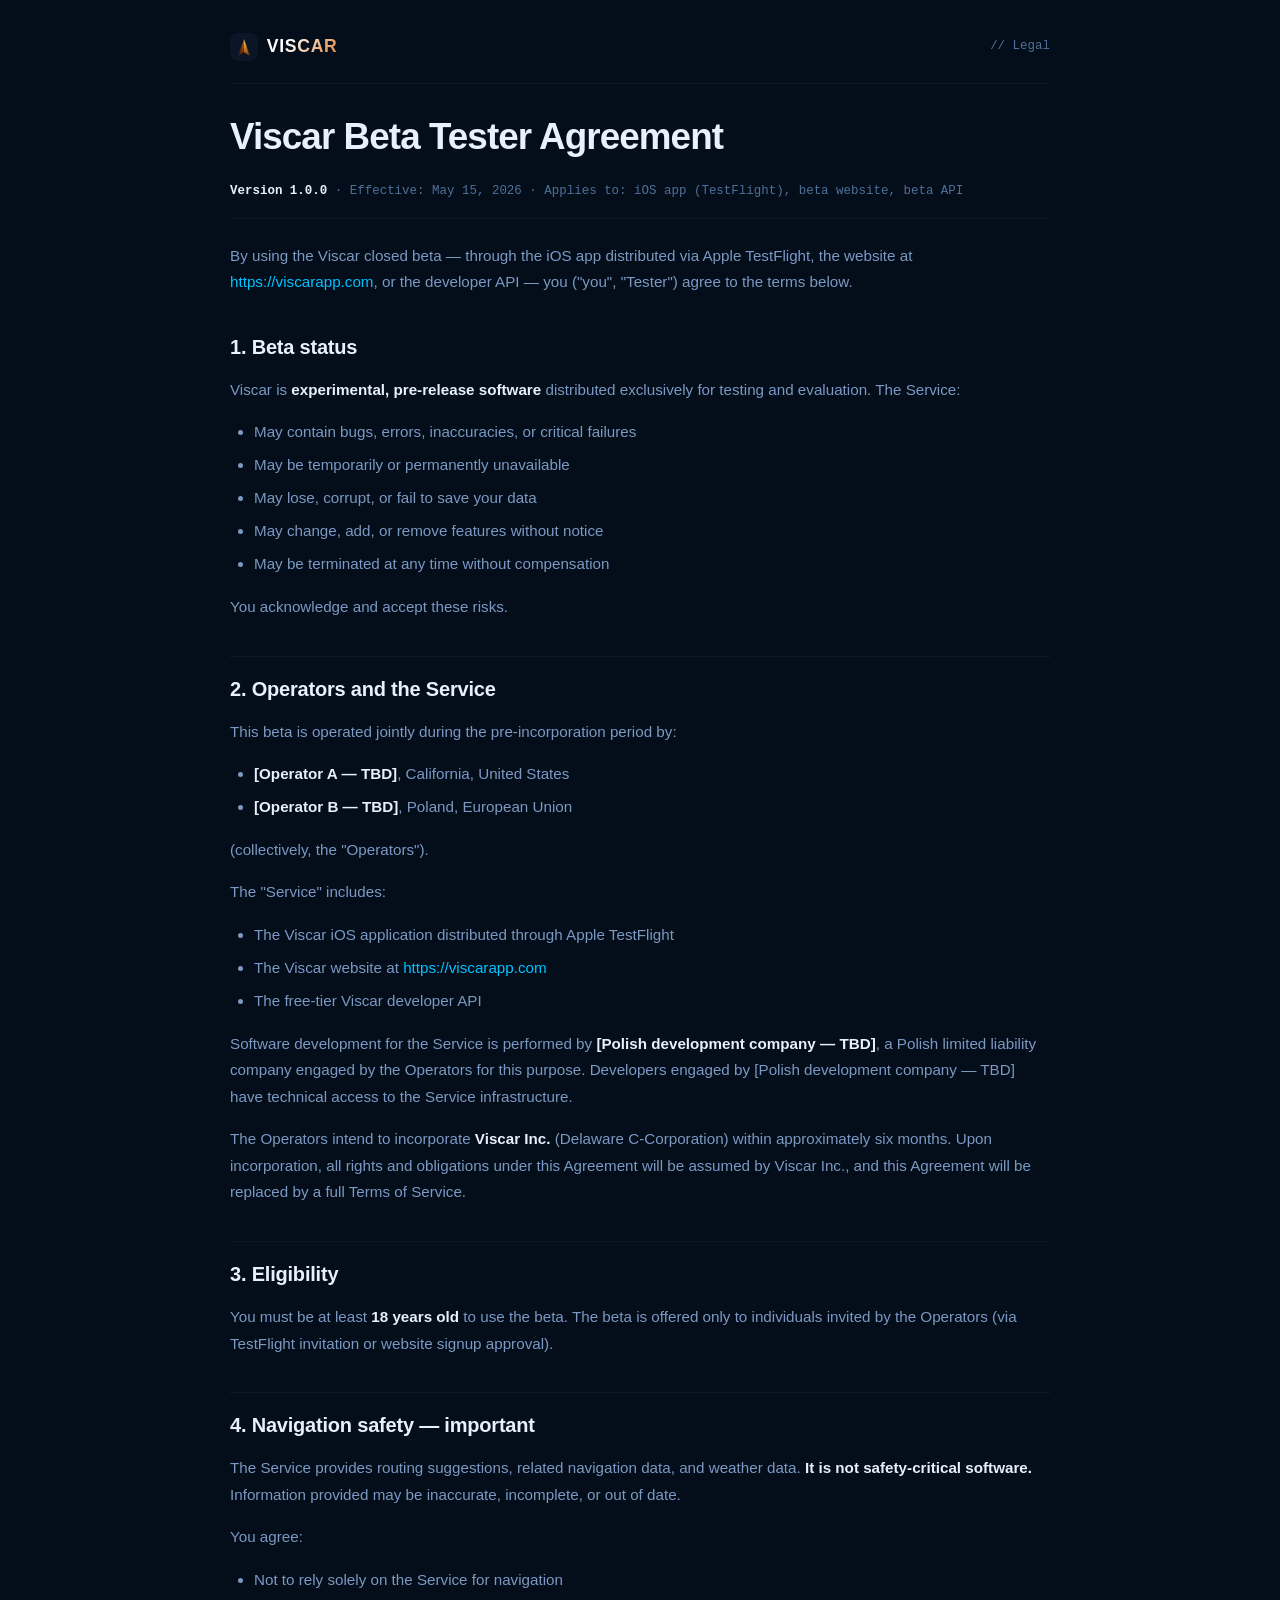
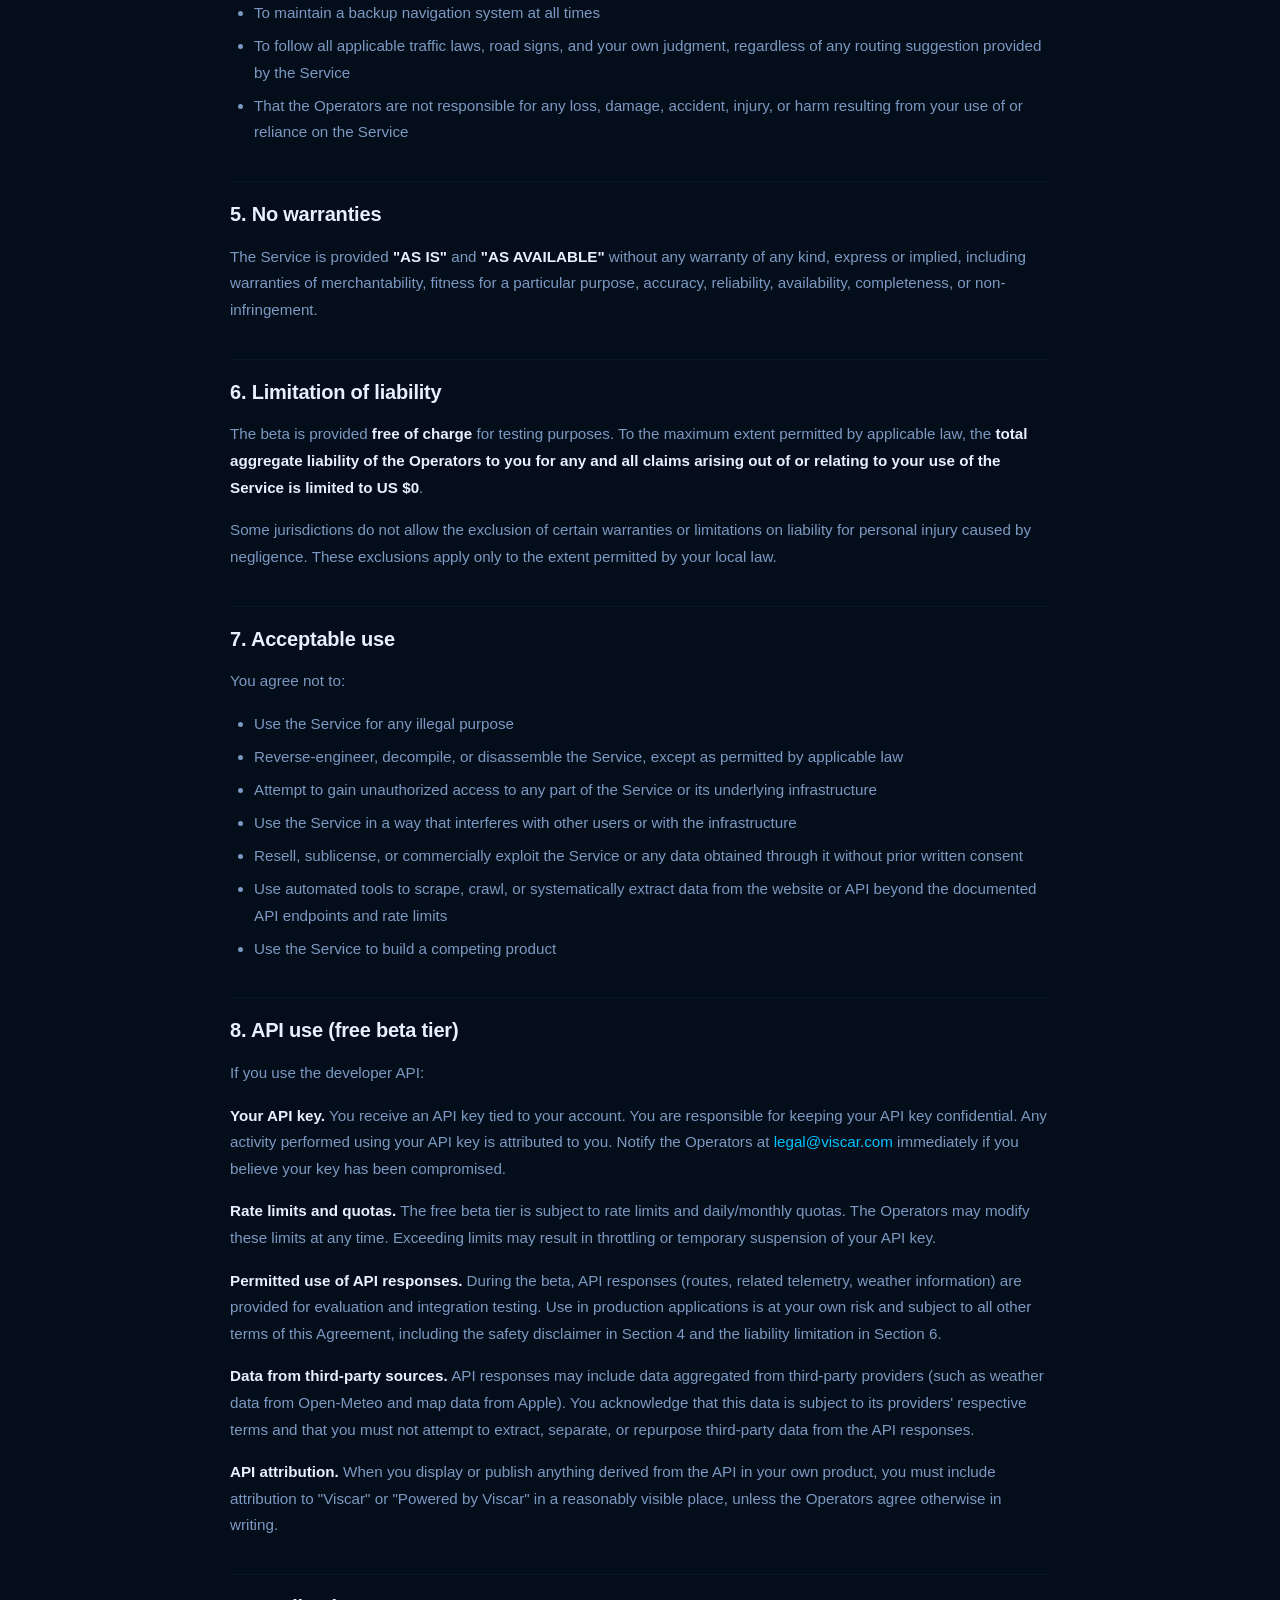
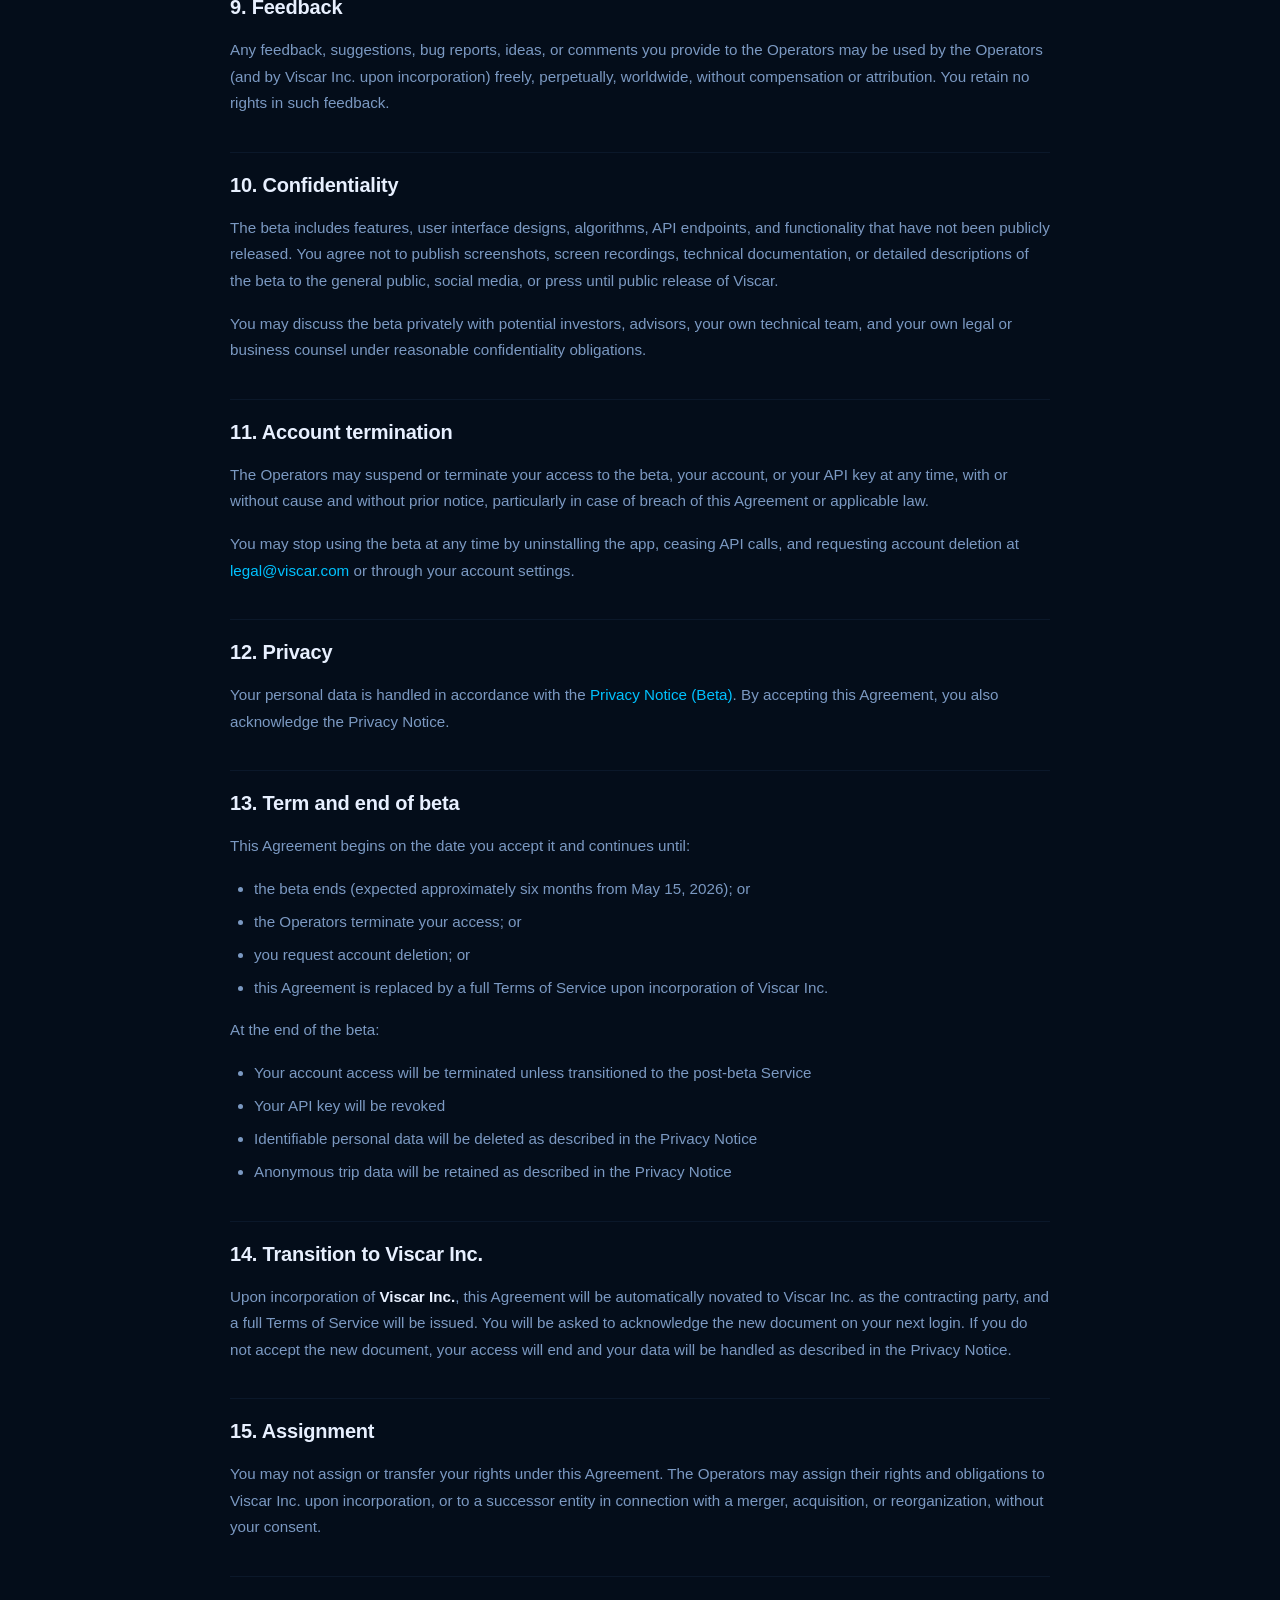
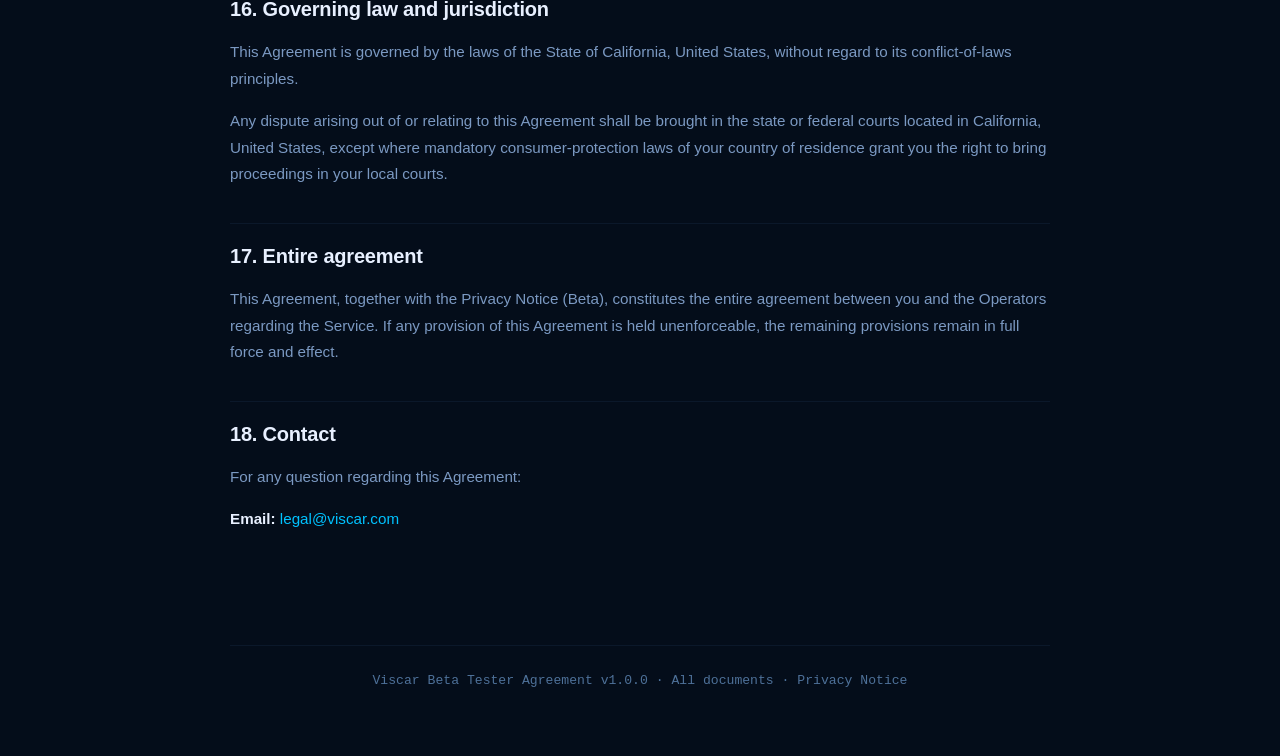
<file: terms/v1.0.0.html>
<!DOCTYPE html>
<html lang="en">
<head>
<meta charset="UTF-8" />
<meta name="viewport" content="width=device-width, initial-scale=1.0" />
<meta name="robots" content="index,follow" />
<title>Beta Tester Agreement v1.0.0 — Viscar</title>
<meta name="description" content="Viscar Beta Tester Agreement, version 1.0.0. Terms governing use of the Viscar closed beta." />
<link rel="icon" type="image/png" href="../assets/viscar-logo.png" />
<link rel="stylesheet" href="../assets/legal.css" />
</head>
<body>

<header class="legal-topbar">
    <a class="legal-topbar-logo" href="../index.html">
        <span class="legal-topbar-mark"></span>
        <span class="legal-topbar-name">VISCAR</span>
    </a>
    <span class="legal-topbar-back">// Legal</span>
</header>

<article class="legal-doc">

    <h1>Viscar Beta Tester Agreement</h1>

    <div class="legal-doc-meta">
        <strong>Version 1.0.0</strong> · Effective: May 15, 2026 · Applies to: iOS app (TestFlight), beta website, beta API
    </div>

    <p>By using the Viscar closed beta — through the iOS app distributed via Apple TestFlight, the website at <a href="https://viscarapp.com">https://viscarapp.com</a>, or the developer API — you ("you", "Tester") agree to the terms below.</p>

    <h2>1. Beta status</h2>
    <p>Viscar is <strong>experimental, pre-release software</strong> distributed exclusively for testing and evaluation. The Service:</p>
    <ul>
        <li>May contain bugs, errors, inaccuracies, or critical failures</li>
        <li>May be temporarily or permanently unavailable</li>
        <li>May lose, corrupt, or fail to save your data</li>
        <li>May change, add, or remove features without notice</li>
        <li>May be terminated at any time without compensation</li>
    </ul>
    <p>You acknowledge and accept these risks.</p>

    <h2>2. Operators and the Service</h2>
    <p>This beta is operated jointly during the pre-incorporation period by:</p>
    <ul>
        <li><strong>[Operator A — TBD]</strong>, California, United States</li>
        <li><strong>[Operator B — TBD]</strong>, Poland, European Union</li>
    </ul>
    <p>(collectively, the "Operators").</p>
    <p>The "Service" includes:</p>
    <ul>
        <li>The Viscar iOS application distributed through Apple TestFlight</li>
        <li>The Viscar website at <a href="https://viscarapp.com">https://viscarapp.com</a></li>
        <li>The free-tier Viscar developer API</li>
    </ul>
    <p>Software development for the Service is performed by <strong>[Polish development company — TBD]</strong>, a Polish limited liability company engaged by the Operators for this purpose. Developers engaged by [Polish development company — TBD] have technical access to the Service infrastructure.</p>
    <p>The Operators intend to incorporate <strong>Viscar Inc.</strong> (Delaware C-Corporation) within approximately six months. Upon incorporation, all rights and obligations under this Agreement will be assumed by Viscar Inc., and this Agreement will be replaced by a full Terms of Service.</p>

    <h2>3. Eligibility</h2>
    <p>You must be at least <strong>18 years old</strong> to use the beta. The beta is offered only to individuals invited by the Operators (via TestFlight invitation or website signup approval).</p>

    <h2>4. Navigation safety — important</h2>
    <p>The Service provides routing suggestions, related navigation data, and weather data. <strong>It is not safety-critical software.</strong> Information provided may be inaccurate, incomplete, or out of date.</p>
    <p>You agree:</p>
    <ul>
        <li>Not to rely solely on the Service for navigation</li>
        <li>To maintain a backup navigation system at all times</li>
        <li>To follow all applicable traffic laws, road signs, and your own judgment, regardless of any routing suggestion provided by the Service</li>
        <li>That the Operators are not responsible for any loss, damage, accident, injury, or harm resulting from your use of or reliance on the Service</li>
    </ul>

    <h2>5. No warranties</h2>
    <p>The Service is provided <strong>"AS IS"</strong> and <strong>"AS AVAILABLE"</strong> without any warranty of any kind, express or implied, including warranties of merchantability, fitness for a particular purpose, accuracy, reliability, availability, completeness, or non-infringement.</p>

    <h2>6. Limitation of liability</h2>
    <p>The beta is provided <strong>free of charge</strong> for testing purposes. To the maximum extent permitted by applicable law, the <strong>total aggregate liability of the Operators to you for any and all claims arising out of or relating to your use of the Service is limited to US $0</strong>.</p>
    <p>Some jurisdictions do not allow the exclusion of certain warranties or limitations on liability for personal injury caused by negligence. These exclusions apply only to the extent permitted by your local law.</p>

    <h2>7. Acceptable use</h2>
    <p>You agree not to:</p>
    <ul>
        <li>Use the Service for any illegal purpose</li>
        <li>Reverse-engineer, decompile, or disassemble the Service, except as permitted by applicable law</li>
        <li>Attempt to gain unauthorized access to any part of the Service or its underlying infrastructure</li>
        <li>Use the Service in a way that interferes with other users or with the infrastructure</li>
        <li>Resell, sublicense, or commercially exploit the Service or any data obtained through it without prior written consent</li>
        <li>Use automated tools to scrape, crawl, or systematically extract data from the website or API beyond the documented API endpoints and rate limits</li>
        <li>Use the Service to build a competing product</li>
    </ul>

    <h2>8. API use (free beta tier)</h2>
    <p>If you use the developer API:</p>
    <p><strong>Your API key.</strong> You receive an API key tied to your account. You are responsible for keeping your API key confidential. Any activity performed using your API key is attributed to you. Notify the Operators at <a href="mailto:legal@viscar.com">legal@viscar.com</a> immediately if you believe your key has been compromised.</p>
    <p><strong>Rate limits and quotas.</strong> The free beta tier is subject to rate limits and daily/monthly quotas. The Operators may modify these limits at any time. Exceeding limits may result in throttling or temporary suspension of your API key.</p>
    <p><strong>Permitted use of API responses.</strong> During the beta, API responses (routes, related telemetry, weather information) are provided for evaluation and integration testing. Use in production applications is at your own risk and subject to all other terms of this Agreement, including the safety disclaimer in Section 4 and the liability limitation in Section 6.</p>
    <p><strong>Data from third-party sources.</strong> API responses may include data aggregated from third-party providers (such as weather data from Open-Meteo and map data from Apple). You acknowledge that this data is subject to its providers' respective terms and that you must not attempt to extract, separate, or repurpose third-party data from the API responses.</p>
    <p><strong>API attribution.</strong> When you display or publish anything derived from the API in your own product, you must include attribution to "Viscar" or "Powered by Viscar" in a reasonably visible place, unless the Operators agree otherwise in writing.</p>

    <h2>9. Feedback</h2>
    <p>Any feedback, suggestions, bug reports, ideas, or comments you provide to the Operators may be used by the Operators (and by Viscar Inc. upon incorporation) freely, perpetually, worldwide, without compensation or attribution. You retain no rights in such feedback.</p>

    <h2>10. Confidentiality</h2>
    <p>The beta includes features, user interface designs, algorithms, API endpoints, and functionality that have not been publicly released. You agree not to publish screenshots, screen recordings, technical documentation, or detailed descriptions of the beta to the general public, social media, or press until public release of Viscar.</p>
    <p>You may discuss the beta privately with potential investors, advisors, your own technical team, and your own legal or business counsel under reasonable confidentiality obligations.</p>

    <h2>11. Account termination</h2>
    <p>The Operators may suspend or terminate your access to the beta, your account, or your API key at any time, with or without cause and without prior notice, particularly in case of breach of this Agreement or applicable law.</p>
    <p>You may stop using the beta at any time by uninstalling the app, ceasing API calls, and requesting account deletion at <a href="mailto:legal@viscar.com">legal@viscar.com</a> or through your account settings.</p>

    <h2>12. Privacy</h2>
    <p>Your personal data is handled in accordance with the <a href="../privacy-notice/v1.0.0.html">Privacy Notice (Beta)</a>. By accepting this Agreement, you also acknowledge the Privacy Notice.</p>

    <h2>13. Term and end of beta</h2>
    <p>This Agreement begins on the date you accept it and continues until:</p>
    <ul>
        <li>the beta ends (expected approximately six months from May 15, 2026); or</li>
        <li>the Operators terminate your access; or</li>
        <li>you request account deletion; or</li>
        <li>this Agreement is replaced by a full Terms of Service upon incorporation of Viscar Inc.</li>
    </ul>
    <p>At the end of the beta:</p>
    <ul>
        <li>Your account access will be terminated unless transitioned to the post-beta Service</li>
        <li>Your API key will be revoked</li>
        <li>Identifiable personal data will be deleted as described in the Privacy Notice</li>
        <li>Anonymous trip data will be retained as described in the Privacy Notice</li>
    </ul>

    <h2>14. Transition to Viscar Inc.</h2>
    <p>Upon incorporation of <strong>Viscar Inc.</strong>, this Agreement will be automatically novated to Viscar Inc. as the contracting party, and a full Terms of Service will be issued. You will be asked to acknowledge the new document on your next login. If you do not accept the new document, your access will end and your data will be handled as described in the Privacy Notice.</p>

    <h2>15. Assignment</h2>
    <p>You may not assign or transfer your rights under this Agreement. The Operators may assign their rights and obligations to Viscar Inc. upon incorporation, or to a successor entity in connection with a merger, acquisition, or reorganization, without your consent.</p>

    <h2>16. Governing law and jurisdiction</h2>
    <p>This Agreement is governed by the laws of the State of California, United States, without regard to its conflict-of-laws principles.</p>
    <p>Any dispute arising out of or relating to this Agreement shall be brought in the state or federal courts located in California, United States, except where mandatory consumer-protection laws of your country of residence grant you the right to bring proceedings in your local courts.</p>

    <h2>17. Entire agreement</h2>
    <p>This Agreement, together with the Privacy Notice (Beta), constitutes the entire agreement between you and the Operators regarding the Service. If any provision of this Agreement is held unenforceable, the remaining provisions remain in full force and effect.</p>

    <h2>18. Contact</h2>
    <p>For any question regarding this Agreement:</p>
    <p><strong>Email:</strong> <a href="mailto:legal@viscar.com">legal@viscar.com</a></p>

</article>

<footer class="legal-footer">
    Viscar Beta Tester Agreement v1.0.0 ·
    <a href="../index.html">All documents</a> ·
    <a href="../privacy-notice/v1.0.0.html">Privacy Notice</a>
</footer>

</body>
</html>
</file>
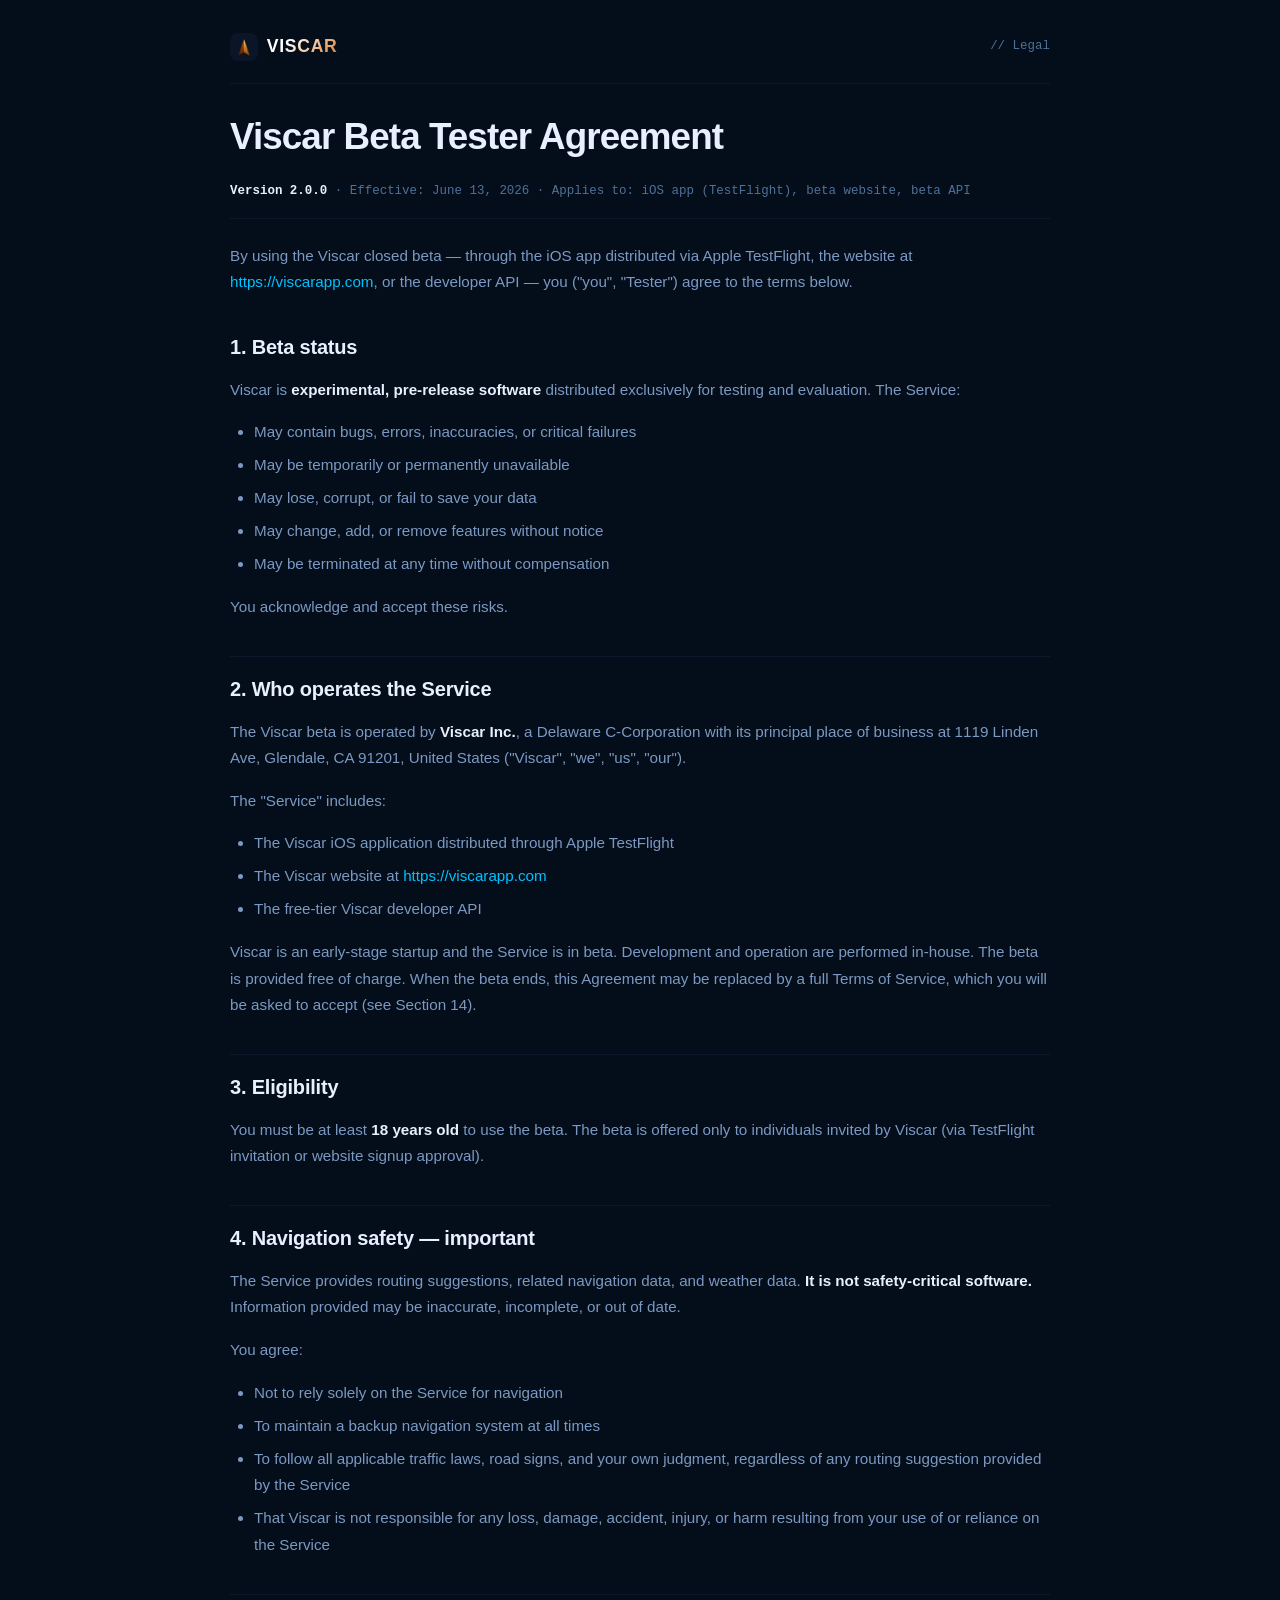
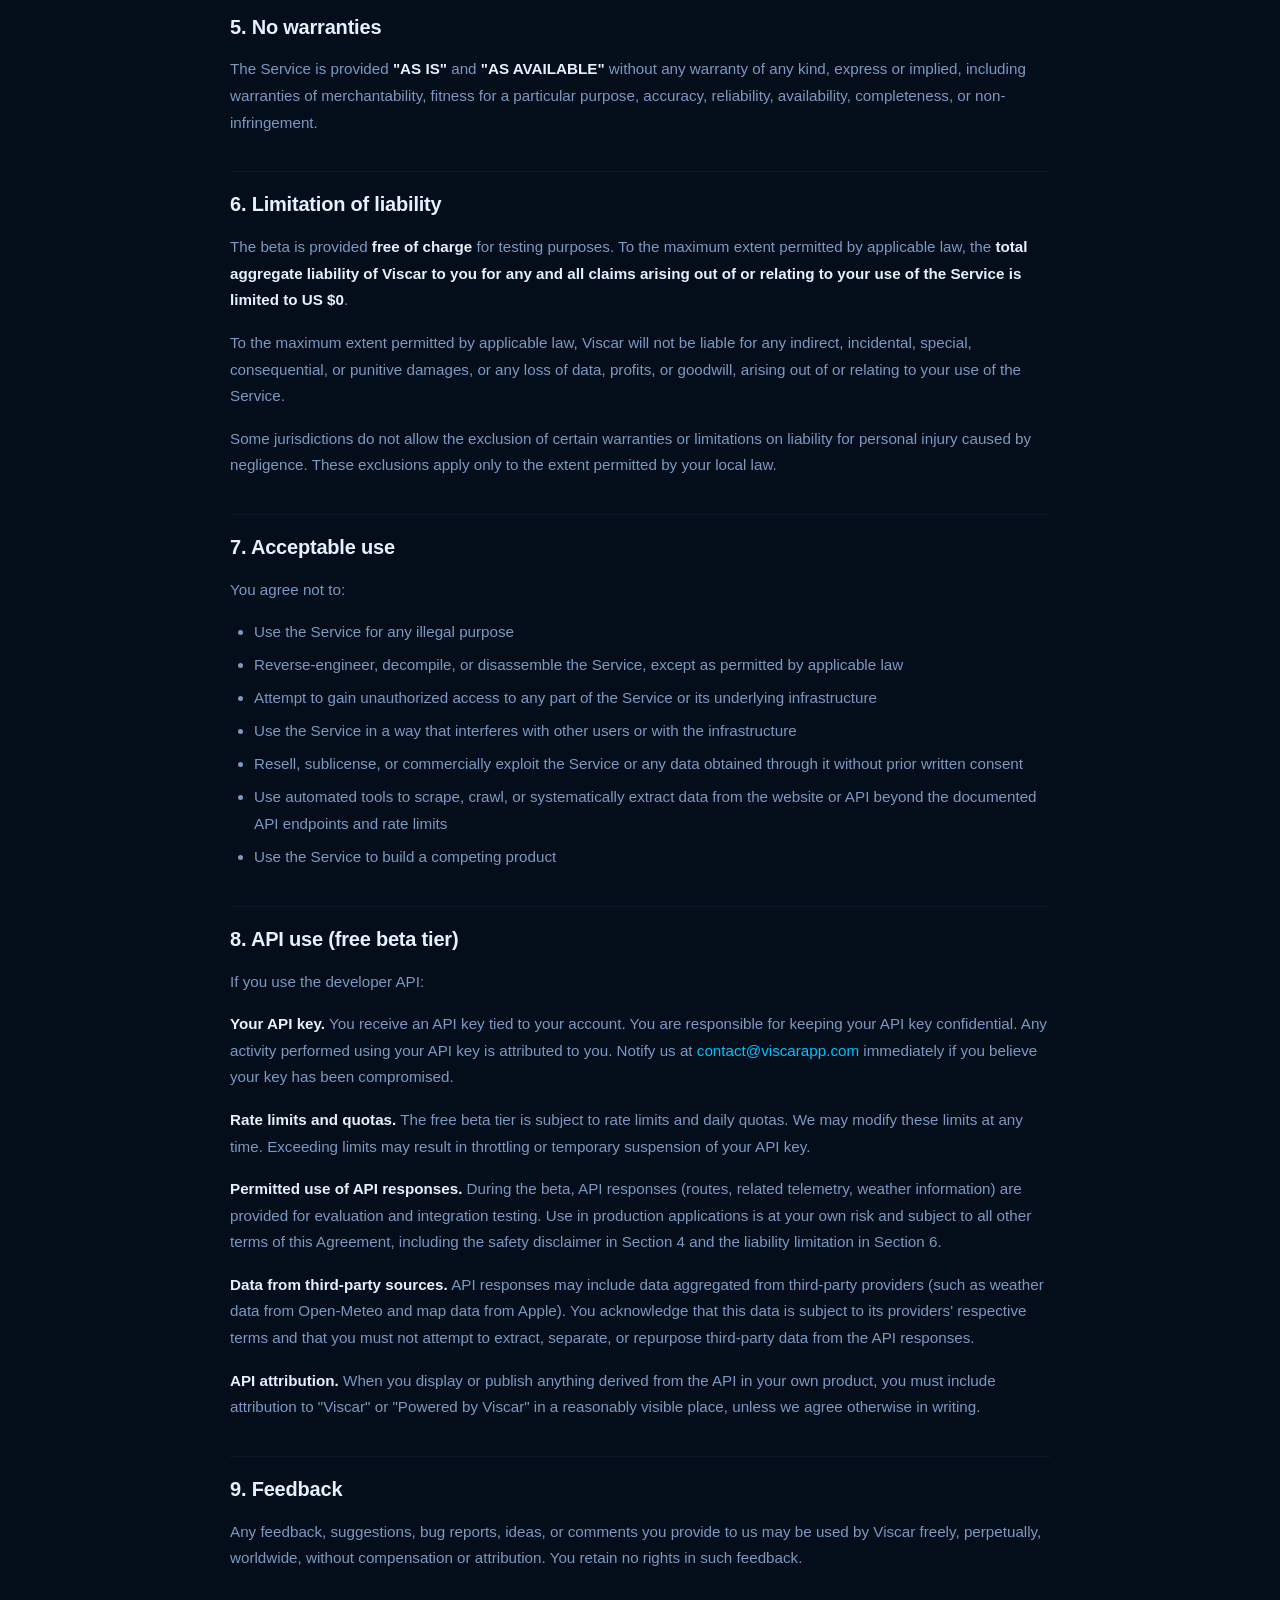
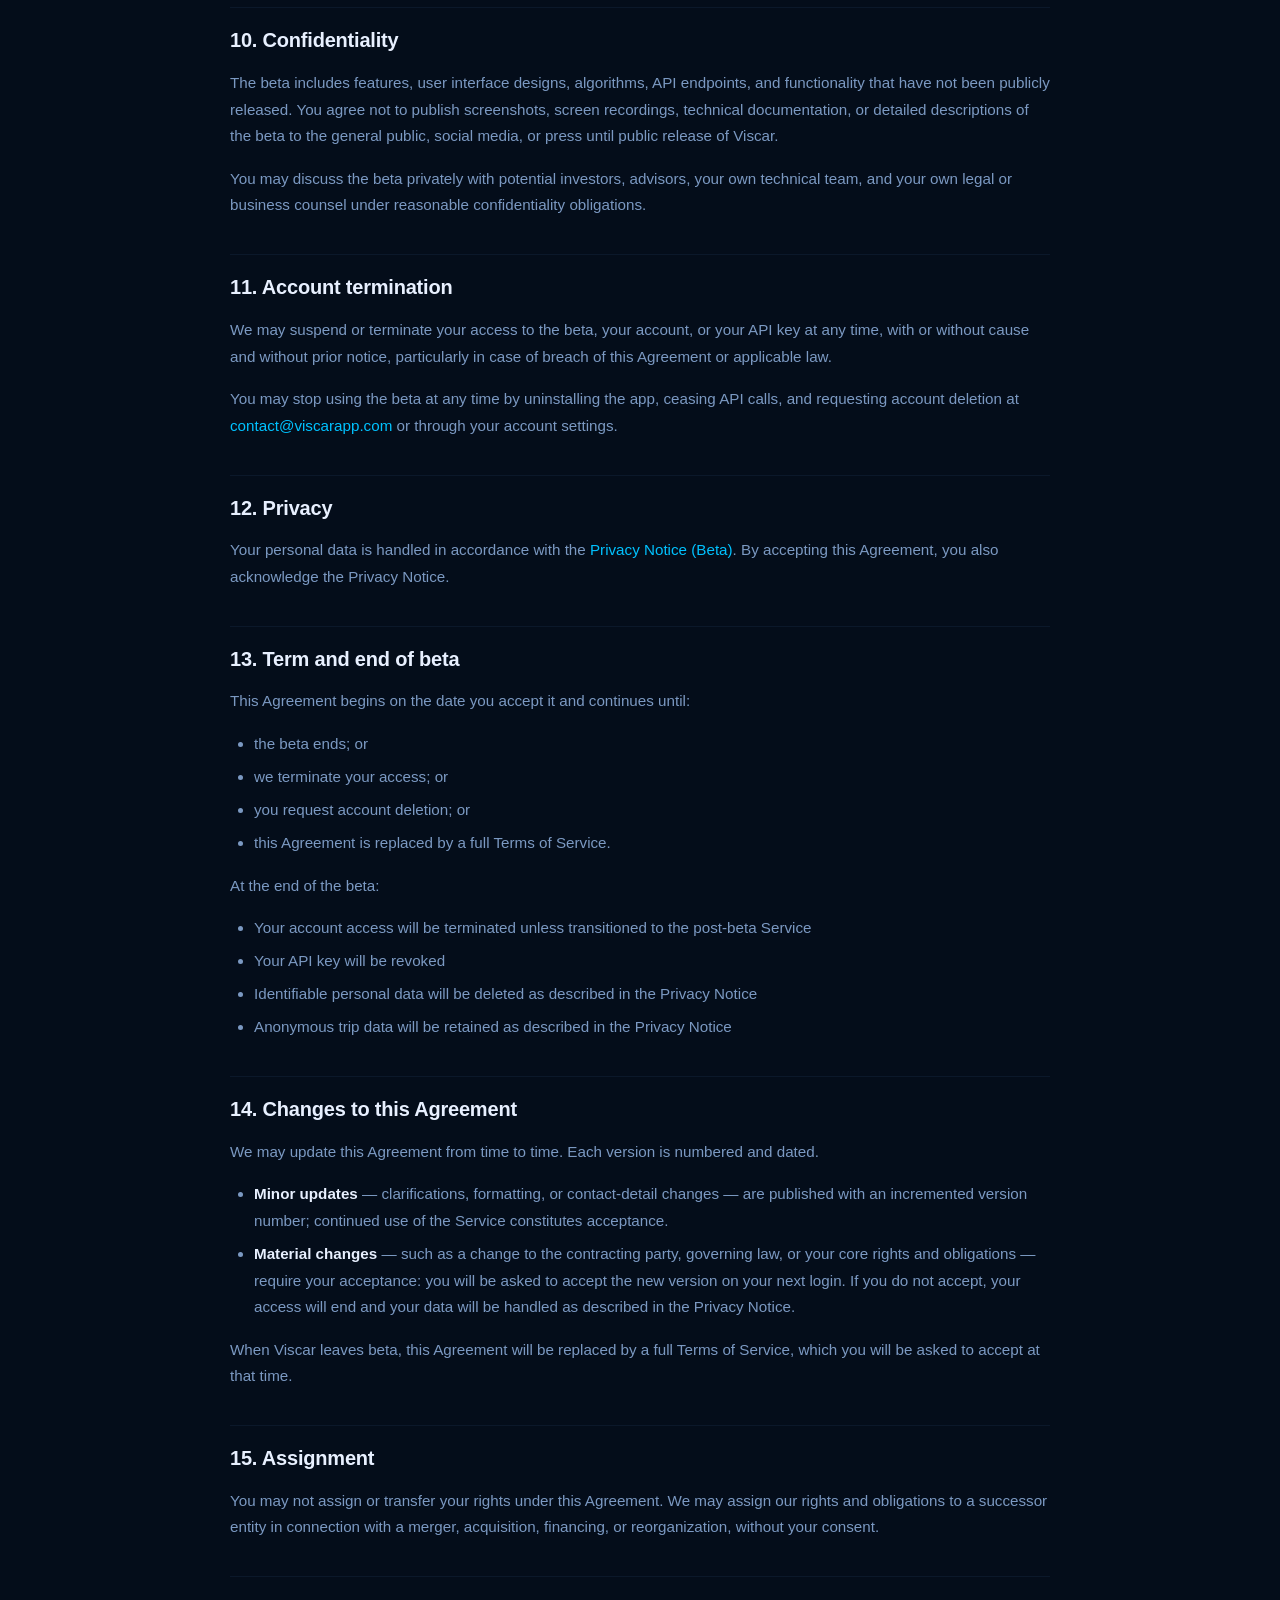
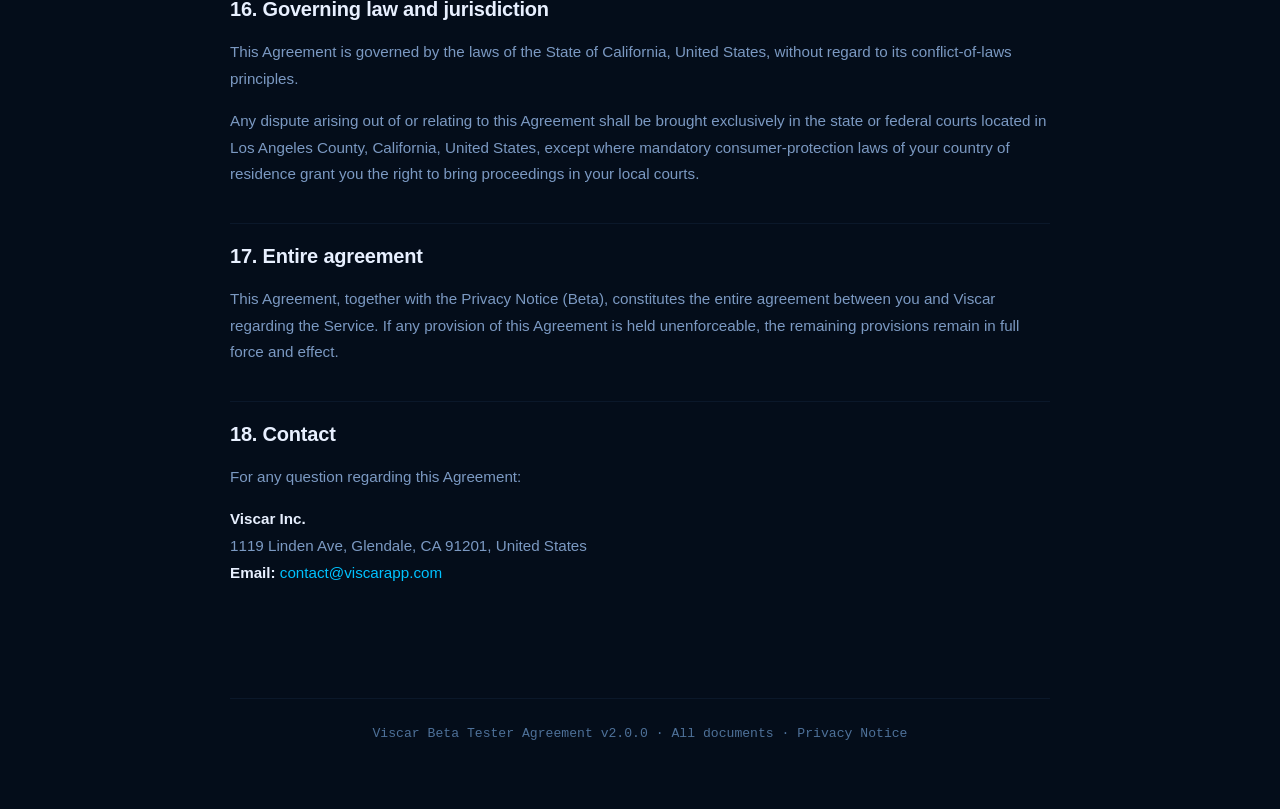
<file: terms/v2.0.0.html>
<!DOCTYPE html>
<html lang="en">
<head>
<meta charset="UTF-8" />
<meta name="viewport" content="width=device-width, initial-scale=1.0" />
<meta name="robots" content="index,follow" />
<title>Beta Tester Agreement v2.0.0 — Viscar</title>
<meta name="description" content="Viscar Beta Tester Agreement, version 2.0.0. Terms governing use of the Viscar closed beta, operated by Viscar Inc." />
<link rel="icon" type="image/png" href="../assets/viscar-logo.png" />
<link rel="stylesheet" href="../assets/legal.css" />
</head>
<body>

<header class="legal-topbar">
    <a class="legal-topbar-logo" href="../index.html">
        <span class="legal-topbar-mark"></span>
        <span class="legal-topbar-name">VISCAR</span>
    </a>
    <span class="legal-topbar-back">// Legal</span>
</header>

<article class="legal-doc">

    <h1>Viscar Beta Tester Agreement</h1>

    <div class="legal-doc-meta">
        <strong>Version 2.0.0</strong> · Effective: June 13, 2026 · Applies to: iOS app (TestFlight), beta website, beta API
    </div>

    <p>By using the Viscar closed beta — through the iOS app distributed via Apple TestFlight, the website at <a href="https://viscarapp.com">https://viscarapp.com</a>, or the developer API — you ("you", "Tester") agree to the terms below.</p>

    <h2>1. Beta status</h2>
    <p>Viscar is <strong>experimental, pre-release software</strong> distributed exclusively for testing and evaluation. The Service:</p>
    <ul>
        <li>May contain bugs, errors, inaccuracies, or critical failures</li>
        <li>May be temporarily or permanently unavailable</li>
        <li>May lose, corrupt, or fail to save your data</li>
        <li>May change, add, or remove features without notice</li>
        <li>May be terminated at any time without compensation</li>
    </ul>
    <p>You acknowledge and accept these risks.</p>

    <h2>2. Who operates the Service</h2>
    <p>The Viscar beta is operated by <strong>Viscar Inc.</strong>, a Delaware C-Corporation with its principal place of business at 1119 Linden Ave, Glendale, CA 91201, United States ("Viscar", "we", "us", "our").</p>
    <p>The "Service" includes:</p>
    <ul>
        <li>The Viscar iOS application distributed through Apple TestFlight</li>
        <li>The Viscar website at <a href="https://viscarapp.com">https://viscarapp.com</a></li>
        <li>The free-tier Viscar developer API</li>
    </ul>
    <p>Viscar is an early-stage startup and the Service is in beta. Development and operation are performed in-house. The beta is provided free of charge. When the beta ends, this Agreement may be replaced by a full Terms of Service, which you will be asked to accept (see Section 14).</p>

    <h2>3. Eligibility</h2>
    <p>You must be at least <strong>18 years old</strong> to use the beta. The beta is offered only to individuals invited by Viscar (via TestFlight invitation or website signup approval).</p>

    <h2>4. Navigation safety — important</h2>
    <p>The Service provides routing suggestions, related navigation data, and weather data. <strong>It is not safety-critical software.</strong> Information provided may be inaccurate, incomplete, or out of date.</p>
    <p>You agree:</p>
    <ul>
        <li>Not to rely solely on the Service for navigation</li>
        <li>To maintain a backup navigation system at all times</li>
        <li>To follow all applicable traffic laws, road signs, and your own judgment, regardless of any routing suggestion provided by the Service</li>
        <li>That Viscar is not responsible for any loss, damage, accident, injury, or harm resulting from your use of or reliance on the Service</li>
    </ul>

    <h2>5. No warranties</h2>
    <p>The Service is provided <strong>"AS IS"</strong> and <strong>"AS AVAILABLE"</strong> without any warranty of any kind, express or implied, including warranties of merchantability, fitness for a particular purpose, accuracy, reliability, availability, completeness, or non-infringement.</p>

    <h2>6. Limitation of liability</h2>
    <p>The beta is provided <strong>free of charge</strong> for testing purposes. To the maximum extent permitted by applicable law, the <strong>total aggregate liability of Viscar to you for any and all claims arising out of or relating to your use of the Service is limited to US $0</strong>.</p>
    <p>To the maximum extent permitted by applicable law, Viscar will not be liable for any indirect, incidental, special, consequential, or punitive damages, or any loss of data, profits, or goodwill, arising out of or relating to your use of the Service.</p>
    <p>Some jurisdictions do not allow the exclusion of certain warranties or limitations on liability for personal injury caused by negligence. These exclusions apply only to the extent permitted by your local law.</p>

    <h2>7. Acceptable use</h2>
    <p>You agree not to:</p>
    <ul>
        <li>Use the Service for any illegal purpose</li>
        <li>Reverse-engineer, decompile, or disassemble the Service, except as permitted by applicable law</li>
        <li>Attempt to gain unauthorized access to any part of the Service or its underlying infrastructure</li>
        <li>Use the Service in a way that interferes with other users or with the infrastructure</li>
        <li>Resell, sublicense, or commercially exploit the Service or any data obtained through it without prior written consent</li>
        <li>Use automated tools to scrape, crawl, or systematically extract data from the website or API beyond the documented API endpoints and rate limits</li>
        <li>Use the Service to build a competing product</li>
    </ul>

    <h2>8. API use (free beta tier)</h2>
    <p>If you use the developer API:</p>
    <p><strong>Your API key.</strong> You receive an API key tied to your account. You are responsible for keeping your API key confidential. Any activity performed using your API key is attributed to you. Notify us at <a href="mailto:contact@viscarapp.com">contact@viscarapp.com</a> immediately if you believe your key has been compromised.</p>
    <p><strong>Rate limits and quotas.</strong> The free beta tier is subject to rate limits and daily quotas. We may modify these limits at any time. Exceeding limits may result in throttling or temporary suspension of your API key.</p>
    <p><strong>Permitted use of API responses.</strong> During the beta, API responses (routes, related telemetry, weather information) are provided for evaluation and integration testing. Use in production applications is at your own risk and subject to all other terms of this Agreement, including the safety disclaimer in Section 4 and the liability limitation in Section 6.</p>
    <p><strong>Data from third-party sources.</strong> API responses may include data aggregated from third-party providers (such as weather data from Open-Meteo and map data from Apple). You acknowledge that this data is subject to its providers' respective terms and that you must not attempt to extract, separate, or repurpose third-party data from the API responses.</p>
    <p><strong>API attribution.</strong> When you display or publish anything derived from the API in your own product, you must include attribution to "Viscar" or "Powered by Viscar" in a reasonably visible place, unless we agree otherwise in writing.</p>

    <h2>9. Feedback</h2>
    <p>Any feedback, suggestions, bug reports, ideas, or comments you provide to us may be used by Viscar freely, perpetually, worldwide, without compensation or attribution. You retain no rights in such feedback.</p>

    <h2>10. Confidentiality</h2>
    <p>The beta includes features, user interface designs, algorithms, API endpoints, and functionality that have not been publicly released. You agree not to publish screenshots, screen recordings, technical documentation, or detailed descriptions of the beta to the general public, social media, or press until public release of Viscar.</p>
    <p>You may discuss the beta privately with potential investors, advisors, your own technical team, and your own legal or business counsel under reasonable confidentiality obligations.</p>

    <h2>11. Account termination</h2>
    <p>We may suspend or terminate your access to the beta, your account, or your API key at any time, with or without cause and without prior notice, particularly in case of breach of this Agreement or applicable law.</p>
    <p>You may stop using the beta at any time by uninstalling the app, ceasing API calls, and requesting account deletion at <a href="mailto:contact@viscarapp.com">contact@viscarapp.com</a> or through your account settings.</p>

    <h2>12. Privacy</h2>
    <p>Your personal data is handled in accordance with the <a href="../privacy-notice/v2.0.0.html">Privacy Notice (Beta)</a>. By accepting this Agreement, you also acknowledge the Privacy Notice.</p>

    <h2>13. Term and end of beta</h2>
    <p>This Agreement begins on the date you accept it and continues until:</p>
    <ul>
        <li>the beta ends; or</li>
        <li>we terminate your access; or</li>
        <li>you request account deletion; or</li>
        <li>this Agreement is replaced by a full Terms of Service.</li>
    </ul>
    <p>At the end of the beta:</p>
    <ul>
        <li>Your account access will be terminated unless transitioned to the post-beta Service</li>
        <li>Your API key will be revoked</li>
        <li>Identifiable personal data will be deleted as described in the Privacy Notice</li>
        <li>Anonymous trip data will be retained as described in the Privacy Notice</li>
    </ul>

    <h2>14. Changes to this Agreement</h2>
    <p>We may update this Agreement from time to time. Each version is numbered and dated.</p>
    <ul>
        <li><strong>Minor updates</strong> — clarifications, formatting, or contact-detail changes — are published with an incremented version number; continued use of the Service constitutes acceptance.</li>
        <li><strong>Material changes</strong> — such as a change to the contracting party, governing law, or your core rights and obligations — require your acceptance: you will be asked to accept the new version on your next login. If you do not accept, your access will end and your data will be handled as described in the Privacy Notice.</li>
    </ul>
    <p>When Viscar leaves beta, this Agreement will be replaced by a full Terms of Service, which you will be asked to accept at that time.</p>

    <h2>15. Assignment</h2>
    <p>You may not assign or transfer your rights under this Agreement. We may assign our rights and obligations to a successor entity in connection with a merger, acquisition, financing, or reorganization, without your consent.</p>

    <h2>16. Governing law and jurisdiction</h2>
    <p>This Agreement is governed by the laws of the State of California, United States, without regard to its conflict-of-laws principles.</p>
    <p>Any dispute arising out of or relating to this Agreement shall be brought exclusively in the state or federal courts located in Los Angeles County, California, United States, except where mandatory consumer-protection laws of your country of residence grant you the right to bring proceedings in your local courts.</p>

    <h2>17. Entire agreement</h2>
    <p>This Agreement, together with the Privacy Notice (Beta), constitutes the entire agreement between you and Viscar regarding the Service. If any provision of this Agreement is held unenforceable, the remaining provisions remain in full force and effect.</p>

    <h2>18. Contact</h2>
    <p>For any question regarding this Agreement:</p>
    <p><strong>Viscar Inc.</strong><br />
    1119 Linden Ave, Glendale, CA 91201, United States<br />
    <strong>Email:</strong> <a href="mailto:contact@viscarapp.com">contact@viscarapp.com</a></p>

</article>

<footer class="legal-footer">
    Viscar Beta Tester Agreement v2.0.0 ·
    <a href="../index.html">All documents</a> ·
    <a href="../privacy-notice/v2.0.0.html">Privacy Notice</a>
</footer>

</body>
</html>
</file>
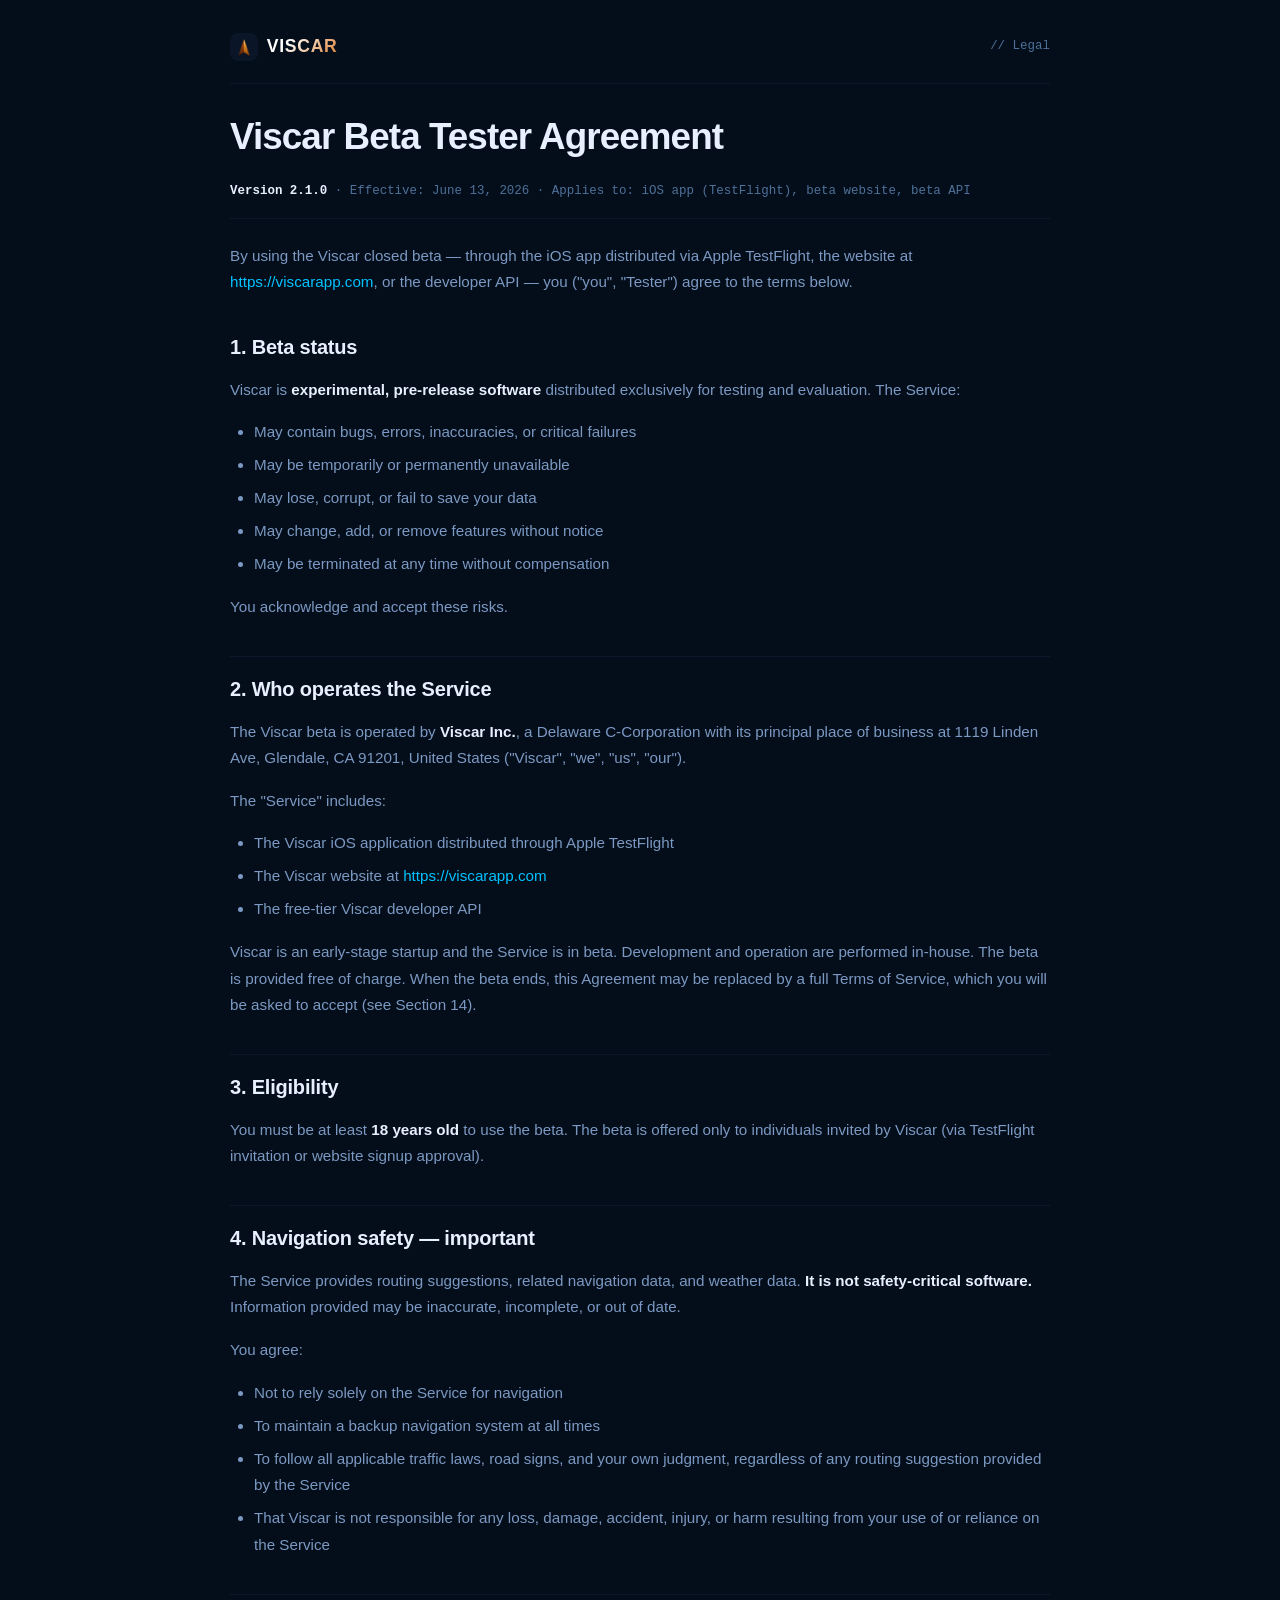
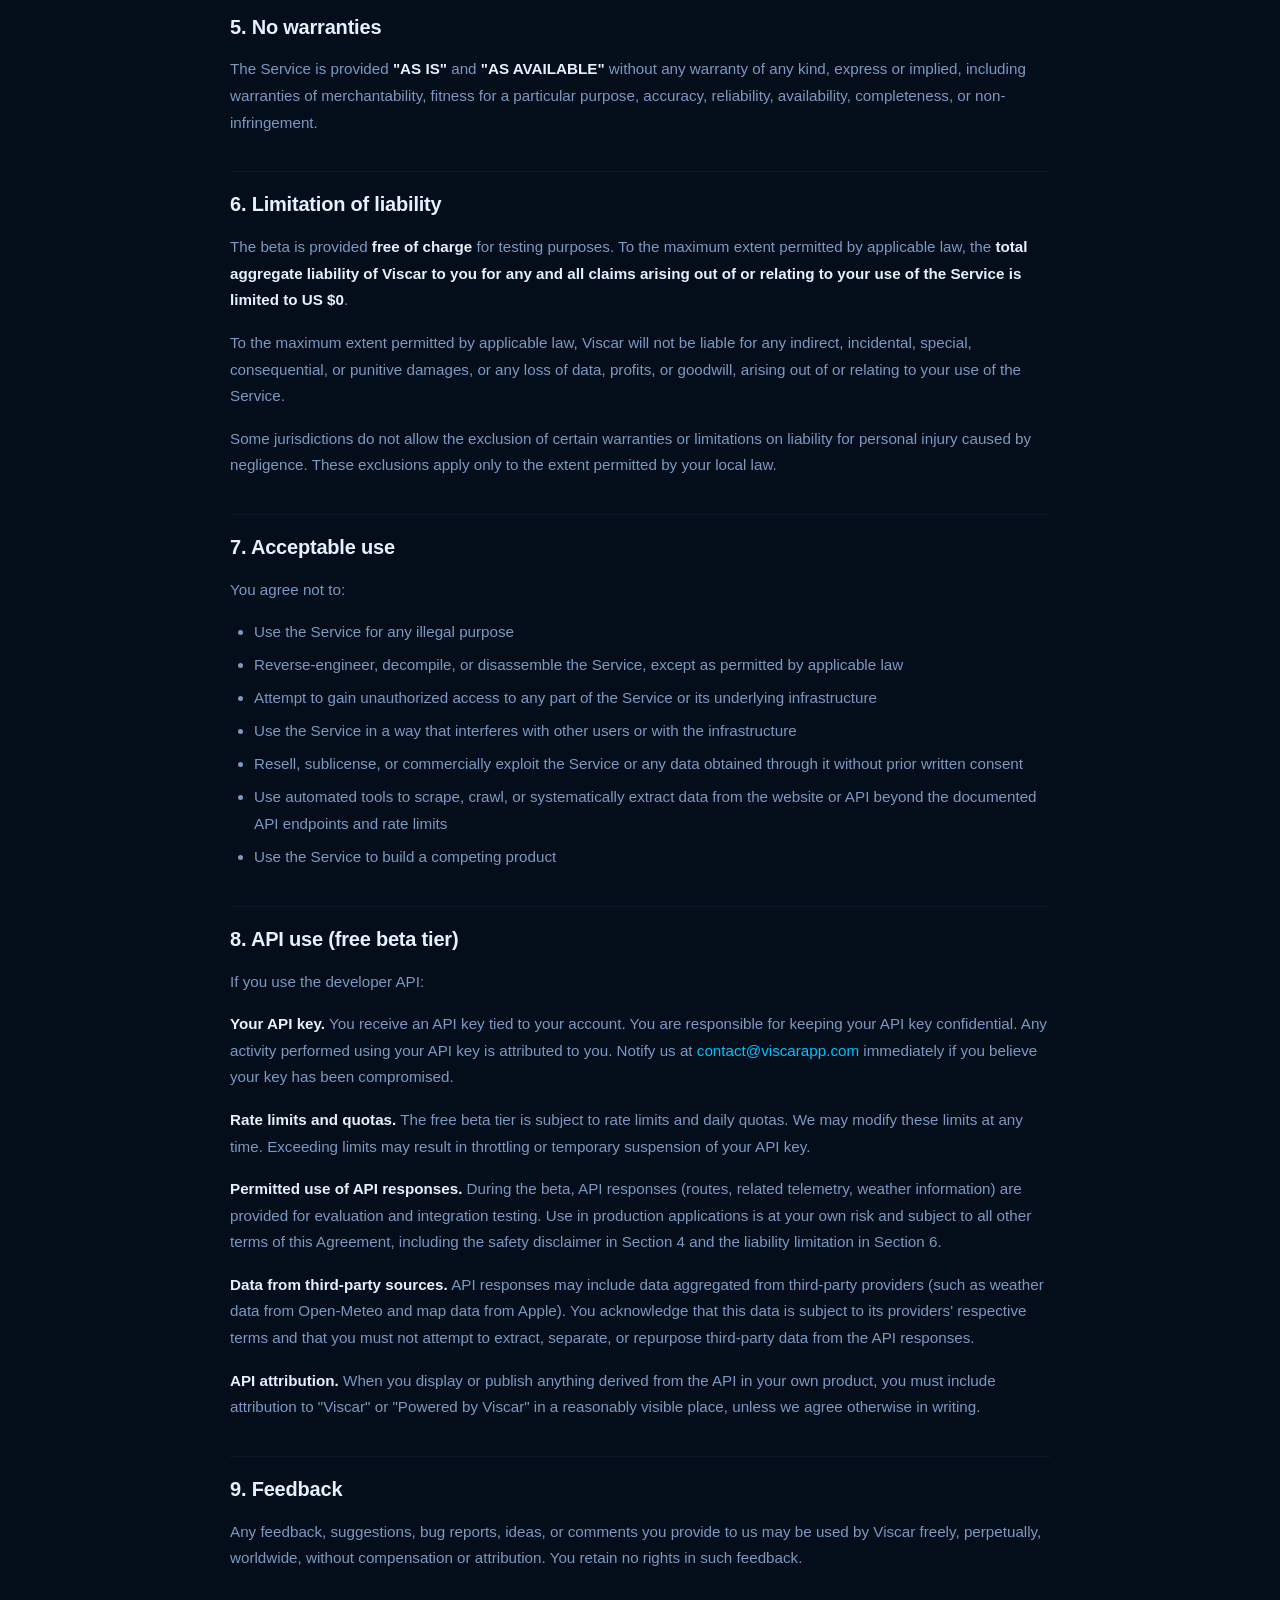
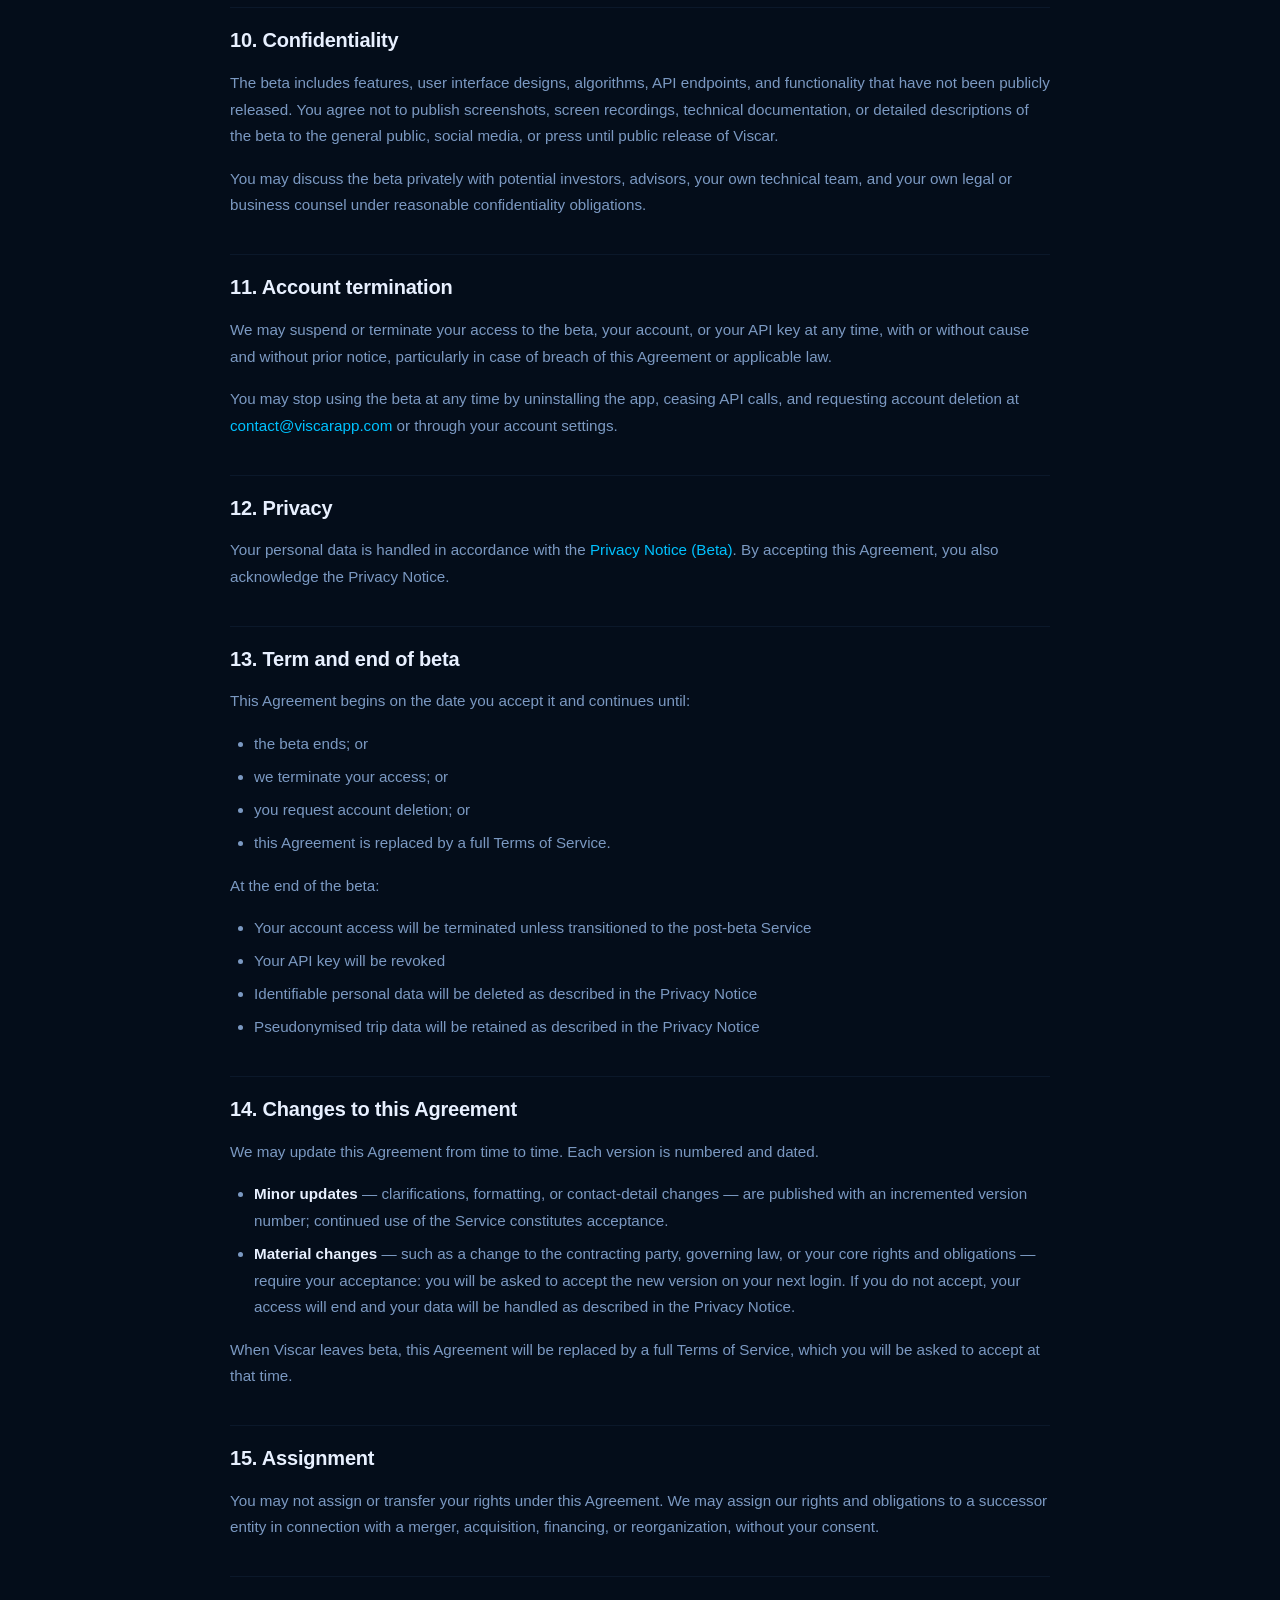
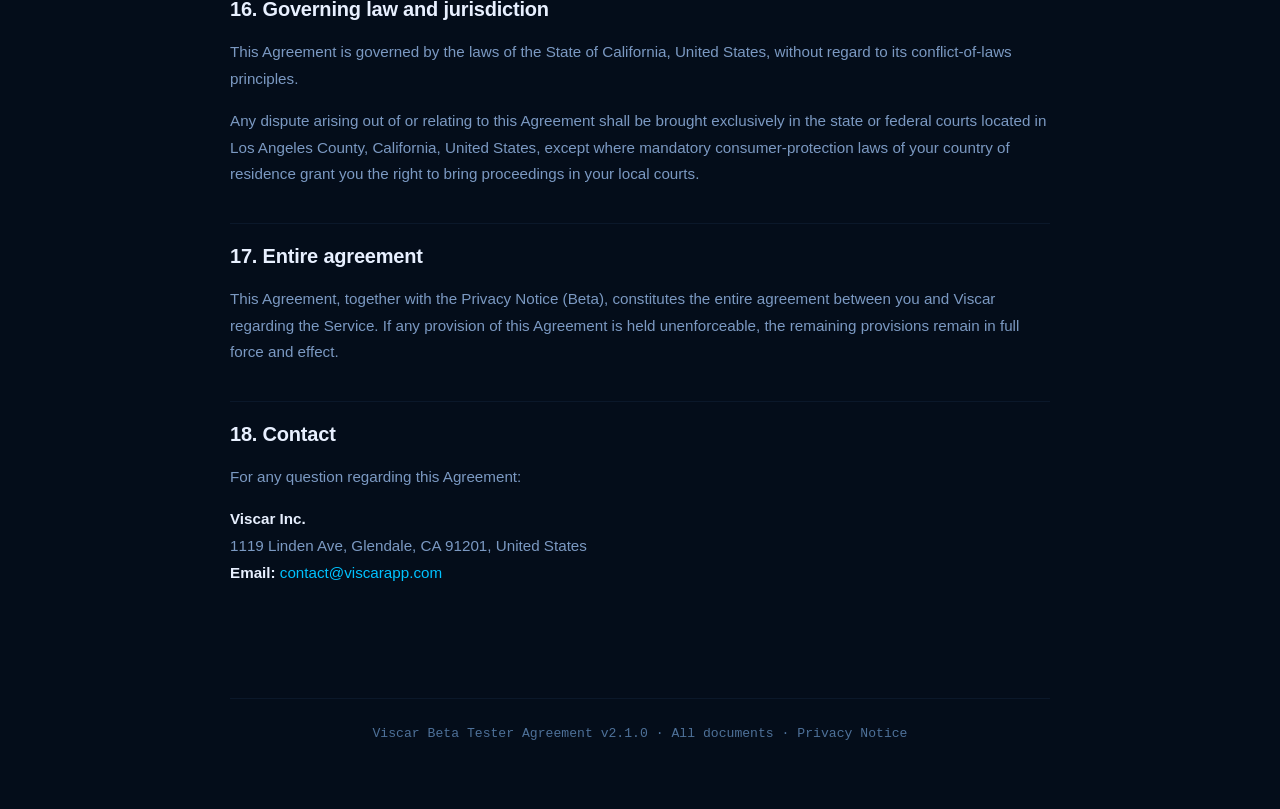
<file: terms/v2.1.0.html>
<!DOCTYPE html>
<html lang="en">
<head>
<meta charset="UTF-8" />
<meta name="viewport" content="width=device-width, initial-scale=1.0" />
<meta name="robots" content="index,follow" />
<title>Beta Tester Agreement v2.1.0 — Viscar</title>
<meta name="description" content="Viscar Beta Tester Agreement, version 2.1.0. Terms governing use of the Viscar closed beta, operated by Viscar Inc." />
<link rel="icon" type="image/png" href="../assets/viscar-logo.png" />
<link rel="stylesheet" href="../assets/legal.css" />
</head>
<body>

<header class="legal-topbar">
    <a class="legal-topbar-logo" href="../index.html">
        <span class="legal-topbar-mark"></span>
        <span class="legal-topbar-name">VISCAR</span>
    </a>
    <span class="legal-topbar-back">// Legal</span>
</header>

<article class="legal-doc">

    <h1>Viscar Beta Tester Agreement</h1>

    <div class="legal-doc-meta">
        <strong>Version 2.1.0</strong> · Effective: June 13, 2026 · Applies to: iOS app (TestFlight), beta website, beta API
    </div>

    <p>By using the Viscar closed beta — through the iOS app distributed via Apple TestFlight, the website at <a href="https://viscarapp.com">https://viscarapp.com</a>, or the developer API — you ("you", "Tester") agree to the terms below.</p>

    <h2>1. Beta status</h2>
    <p>Viscar is <strong>experimental, pre-release software</strong> distributed exclusively for testing and evaluation. The Service:</p>
    <ul>
        <li>May contain bugs, errors, inaccuracies, or critical failures</li>
        <li>May be temporarily or permanently unavailable</li>
        <li>May lose, corrupt, or fail to save your data</li>
        <li>May change, add, or remove features without notice</li>
        <li>May be terminated at any time without compensation</li>
    </ul>
    <p>You acknowledge and accept these risks.</p>

    <h2>2. Who operates the Service</h2>
    <p>The Viscar beta is operated by <strong>Viscar Inc.</strong>, a Delaware C-Corporation with its principal place of business at 1119 Linden Ave, Glendale, CA 91201, United States ("Viscar", "we", "us", "our").</p>
    <p>The "Service" includes:</p>
    <ul>
        <li>The Viscar iOS application distributed through Apple TestFlight</li>
        <li>The Viscar website at <a href="https://viscarapp.com">https://viscarapp.com</a></li>
        <li>The free-tier Viscar developer API</li>
    </ul>
    <p>Viscar is an early-stage startup and the Service is in beta. Development and operation are performed in-house. The beta is provided free of charge. When the beta ends, this Agreement may be replaced by a full Terms of Service, which you will be asked to accept (see Section 14).</p>

    <h2>3. Eligibility</h2>
    <p>You must be at least <strong>18 years old</strong> to use the beta. The beta is offered only to individuals invited by Viscar (via TestFlight invitation or website signup approval).</p>

    <h2>4. Navigation safety — important</h2>
    <p>The Service provides routing suggestions, related navigation data, and weather data. <strong>It is not safety-critical software.</strong> Information provided may be inaccurate, incomplete, or out of date.</p>
    <p>You agree:</p>
    <ul>
        <li>Not to rely solely on the Service for navigation</li>
        <li>To maintain a backup navigation system at all times</li>
        <li>To follow all applicable traffic laws, road signs, and your own judgment, regardless of any routing suggestion provided by the Service</li>
        <li>That Viscar is not responsible for any loss, damage, accident, injury, or harm resulting from your use of or reliance on the Service</li>
    </ul>

    <h2>5. No warranties</h2>
    <p>The Service is provided <strong>"AS IS"</strong> and <strong>"AS AVAILABLE"</strong> without any warranty of any kind, express or implied, including warranties of merchantability, fitness for a particular purpose, accuracy, reliability, availability, completeness, or non-infringement.</p>

    <h2>6. Limitation of liability</h2>
    <p>The beta is provided <strong>free of charge</strong> for testing purposes. To the maximum extent permitted by applicable law, the <strong>total aggregate liability of Viscar to you for any and all claims arising out of or relating to your use of the Service is limited to US $0</strong>.</p>
    <p>To the maximum extent permitted by applicable law, Viscar will not be liable for any indirect, incidental, special, consequential, or punitive damages, or any loss of data, profits, or goodwill, arising out of or relating to your use of the Service.</p>
    <p>Some jurisdictions do not allow the exclusion of certain warranties or limitations on liability for personal injury caused by negligence. These exclusions apply only to the extent permitted by your local law.</p>

    <h2>7. Acceptable use</h2>
    <p>You agree not to:</p>
    <ul>
        <li>Use the Service for any illegal purpose</li>
        <li>Reverse-engineer, decompile, or disassemble the Service, except as permitted by applicable law</li>
        <li>Attempt to gain unauthorized access to any part of the Service or its underlying infrastructure</li>
        <li>Use the Service in a way that interferes with other users or with the infrastructure</li>
        <li>Resell, sublicense, or commercially exploit the Service or any data obtained through it without prior written consent</li>
        <li>Use automated tools to scrape, crawl, or systematically extract data from the website or API beyond the documented API endpoints and rate limits</li>
        <li>Use the Service to build a competing product</li>
    </ul>

    <h2>8. API use (free beta tier)</h2>
    <p>If you use the developer API:</p>
    <p><strong>Your API key.</strong> You receive an API key tied to your account. You are responsible for keeping your API key confidential. Any activity performed using your API key is attributed to you. Notify us at <a href="mailto:contact@viscarapp.com">contact@viscarapp.com</a> immediately if you believe your key has been compromised.</p>
    <p><strong>Rate limits and quotas.</strong> The free beta tier is subject to rate limits and daily quotas. We may modify these limits at any time. Exceeding limits may result in throttling or temporary suspension of your API key.</p>
    <p><strong>Permitted use of API responses.</strong> During the beta, API responses (routes, related telemetry, weather information) are provided for evaluation and integration testing. Use in production applications is at your own risk and subject to all other terms of this Agreement, including the safety disclaimer in Section 4 and the liability limitation in Section 6.</p>
    <p><strong>Data from third-party sources.</strong> API responses may include data aggregated from third-party providers (such as weather data from Open-Meteo and map data from Apple). You acknowledge that this data is subject to its providers' respective terms and that you must not attempt to extract, separate, or repurpose third-party data from the API responses.</p>
    <p><strong>API attribution.</strong> When you display or publish anything derived from the API in your own product, you must include attribution to "Viscar" or "Powered by Viscar" in a reasonably visible place, unless we agree otherwise in writing.</p>

    <h2>9. Feedback</h2>
    <p>Any feedback, suggestions, bug reports, ideas, or comments you provide to us may be used by Viscar freely, perpetually, worldwide, without compensation or attribution. You retain no rights in such feedback.</p>

    <h2>10. Confidentiality</h2>
    <p>The beta includes features, user interface designs, algorithms, API endpoints, and functionality that have not been publicly released. You agree not to publish screenshots, screen recordings, technical documentation, or detailed descriptions of the beta to the general public, social media, or press until public release of Viscar.</p>
    <p>You may discuss the beta privately with potential investors, advisors, your own technical team, and your own legal or business counsel under reasonable confidentiality obligations.</p>

    <h2>11. Account termination</h2>
    <p>We may suspend or terminate your access to the beta, your account, or your API key at any time, with or without cause and without prior notice, particularly in case of breach of this Agreement or applicable law.</p>
    <p>You may stop using the beta at any time by uninstalling the app, ceasing API calls, and requesting account deletion at <a href="mailto:contact@viscarapp.com">contact@viscarapp.com</a> or through your account settings.</p>

    <h2>12. Privacy</h2>
    <p>Your personal data is handled in accordance with the <a href="../privacy-notice/v2.1.0.html">Privacy Notice (Beta)</a>. By accepting this Agreement, you also acknowledge the Privacy Notice.</p>

    <h2>13. Term and end of beta</h2>
    <p>This Agreement begins on the date you accept it and continues until:</p>
    <ul>
        <li>the beta ends; or</li>
        <li>we terminate your access; or</li>
        <li>you request account deletion; or</li>
        <li>this Agreement is replaced by a full Terms of Service.</li>
    </ul>
    <p>At the end of the beta:</p>
    <ul>
        <li>Your account access will be terminated unless transitioned to the post-beta Service</li>
        <li>Your API key will be revoked</li>
        <li>Identifiable personal data will be deleted as described in the Privacy Notice</li>
        <li>Pseudonymised trip data will be retained as described in the Privacy Notice</li>
    </ul>

    <h2>14. Changes to this Agreement</h2>
    <p>We may update this Agreement from time to time. Each version is numbered and dated.</p>
    <ul>
        <li><strong>Minor updates</strong> — clarifications, formatting, or contact-detail changes — are published with an incremented version number; continued use of the Service constitutes acceptance.</li>
        <li><strong>Material changes</strong> — such as a change to the contracting party, governing law, or your core rights and obligations — require your acceptance: you will be asked to accept the new version on your next login. If you do not accept, your access will end and your data will be handled as described in the Privacy Notice.</li>
    </ul>
    <p>When Viscar leaves beta, this Agreement will be replaced by a full Terms of Service, which you will be asked to accept at that time.</p>

    <h2>15. Assignment</h2>
    <p>You may not assign or transfer your rights under this Agreement. We may assign our rights and obligations to a successor entity in connection with a merger, acquisition, financing, or reorganization, without your consent.</p>

    <h2>16. Governing law and jurisdiction</h2>
    <p>This Agreement is governed by the laws of the State of California, United States, without regard to its conflict-of-laws principles.</p>
    <p>Any dispute arising out of or relating to this Agreement shall be brought exclusively in the state or federal courts located in Los Angeles County, California, United States, except where mandatory consumer-protection laws of your country of residence grant you the right to bring proceedings in your local courts.</p>

    <h2>17. Entire agreement</h2>
    <p>This Agreement, together with the Privacy Notice (Beta), constitutes the entire agreement between you and Viscar regarding the Service. If any provision of this Agreement is held unenforceable, the remaining provisions remain in full force and effect.</p>

    <h2>18. Contact</h2>
    <p>For any question regarding this Agreement:</p>
    <p><strong>Viscar Inc.</strong><br />
    1119 Linden Ave, Glendale, CA 91201, United States<br />
    <strong>Email:</strong> <a href="mailto:contact@viscarapp.com">contact@viscarapp.com</a></p>

</article>

<footer class="legal-footer">
    Viscar Beta Tester Agreement v2.1.0 ·
    <a href="../index.html">All documents</a> ·
    <a href="../privacy-notice/v2.1.0.html">Privacy Notice</a>
</footer>

</body>
</html>
</file>
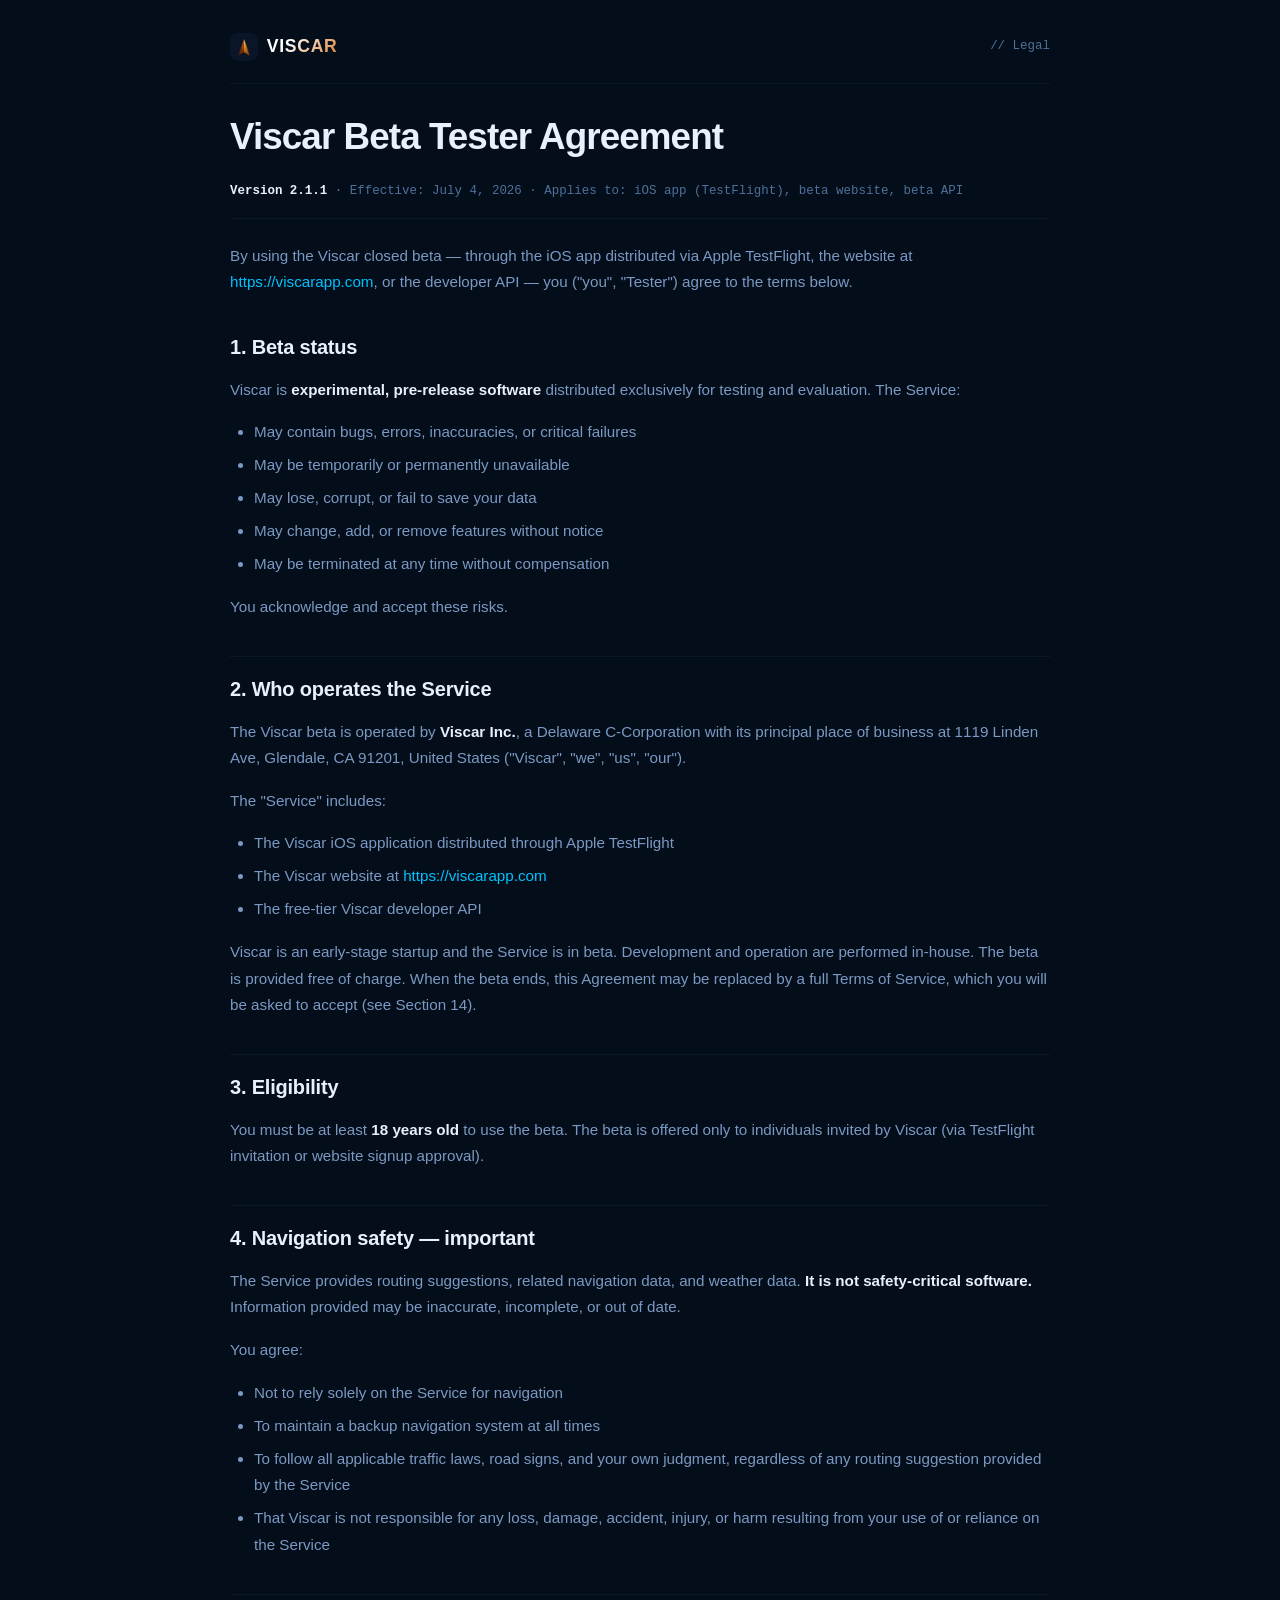
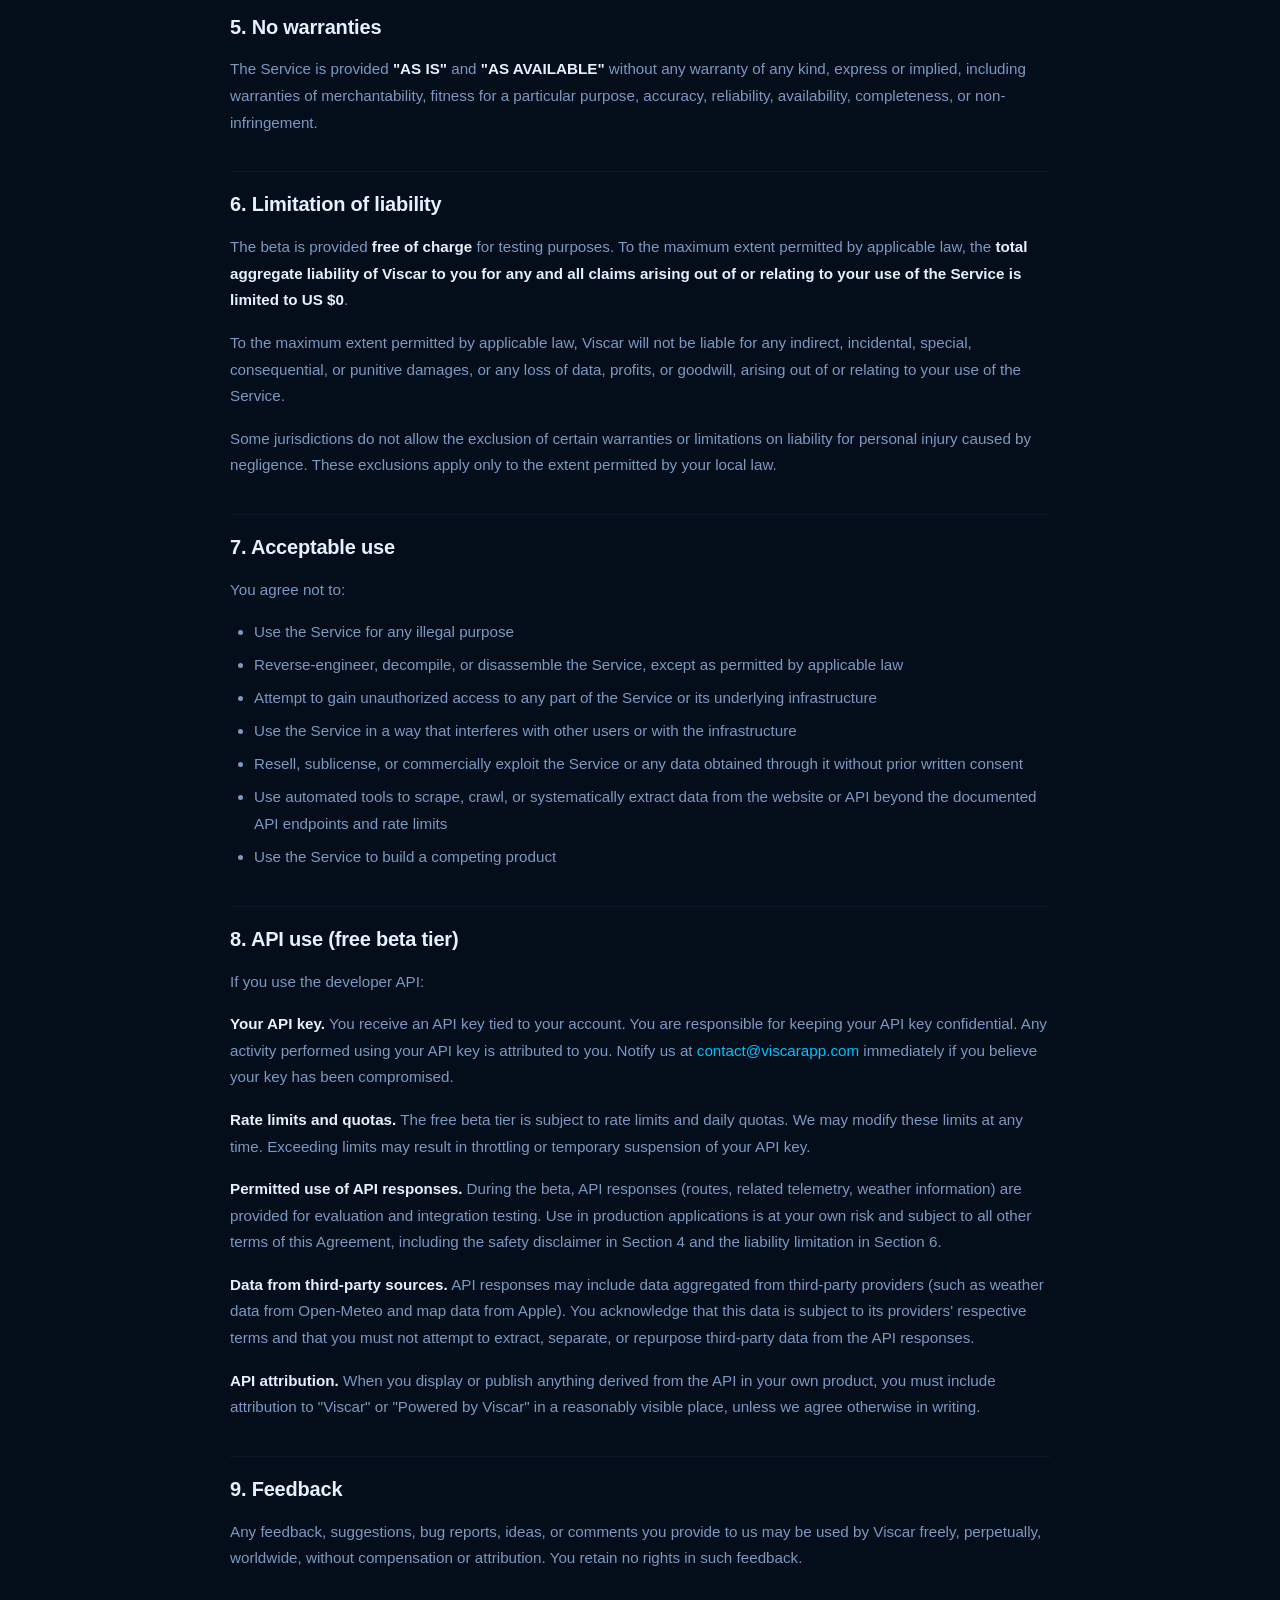
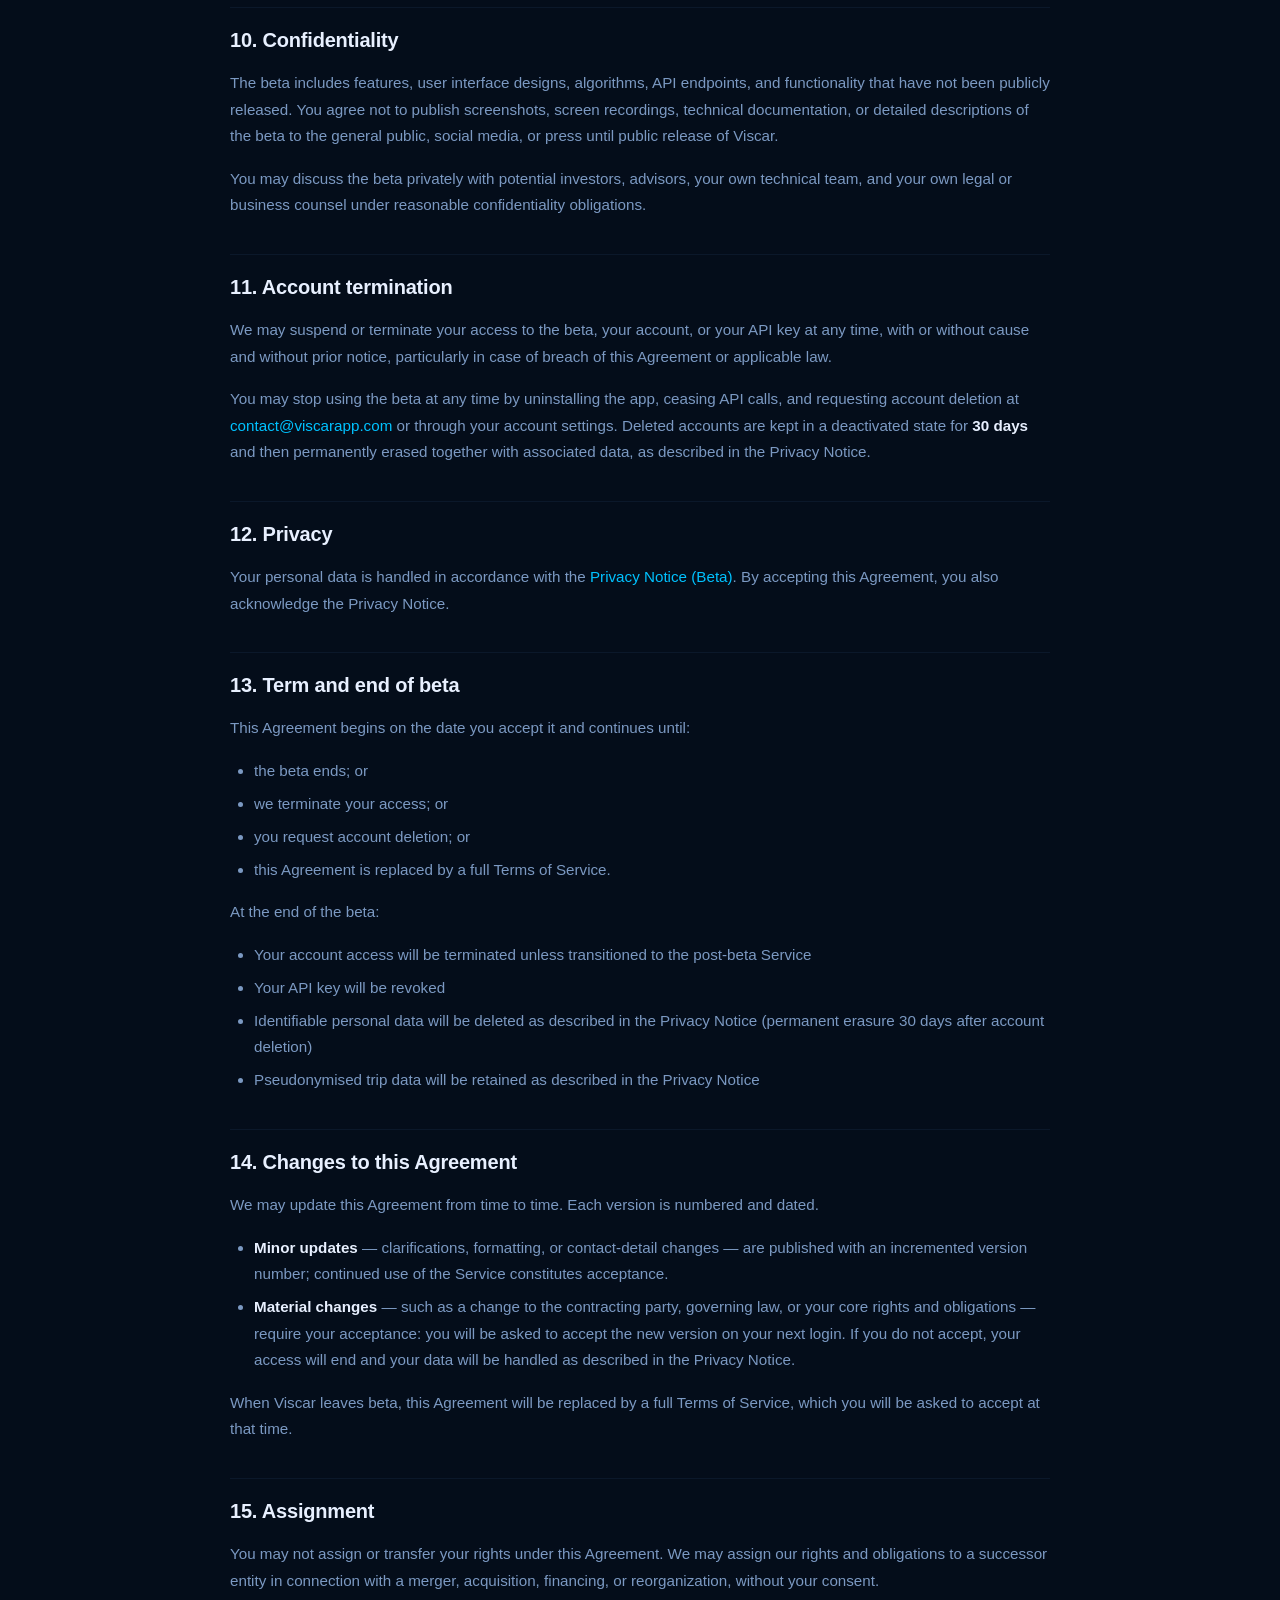
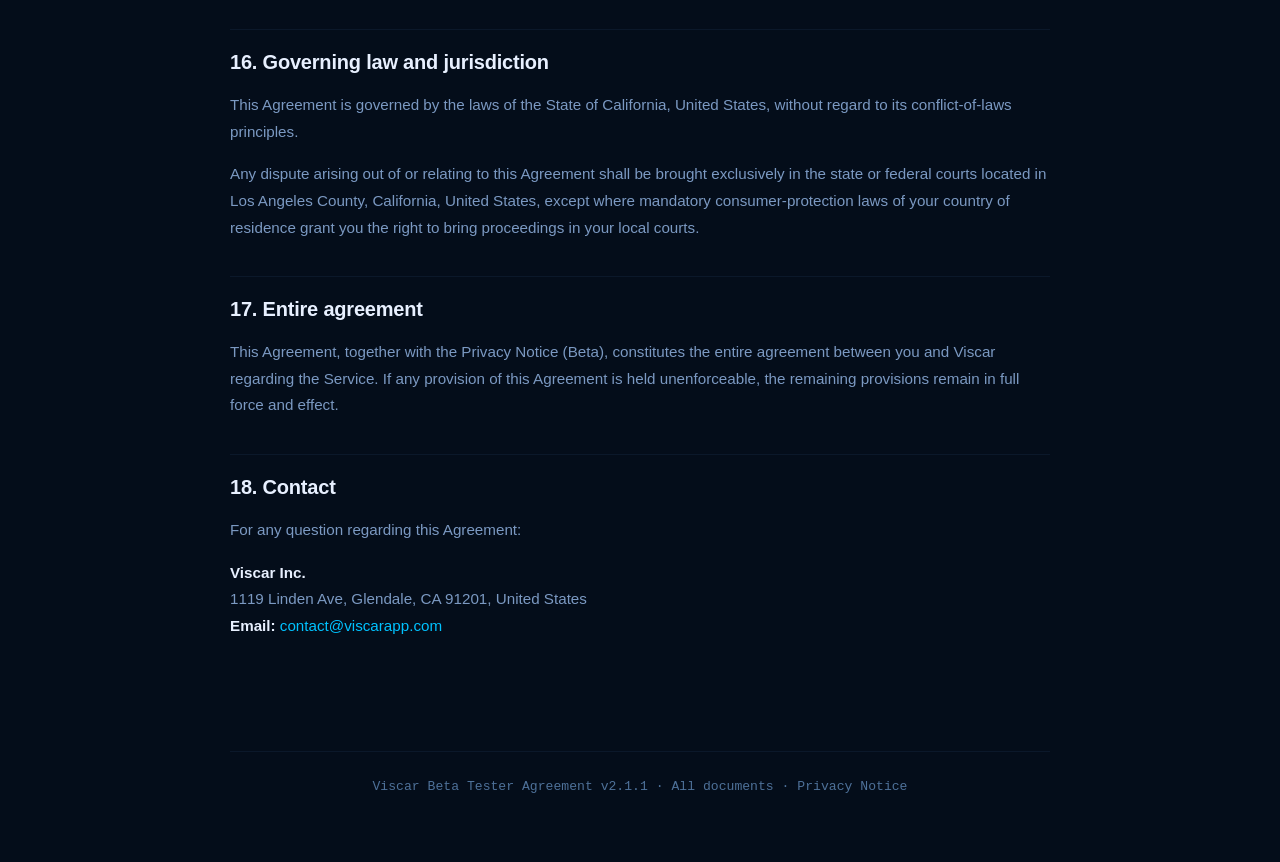
<file: terms/v2.1.1.html>
<!DOCTYPE html>
<html lang="en">
<head>
<meta charset="UTF-8" />
<meta name="viewport" content="width=device-width, initial-scale=1.0" />
<meta name="robots" content="index,follow" />
<title>Beta Tester Agreement v2.1.1 — Viscar</title>
<meta name="description" content="Viscar Beta Tester Agreement, version 2.1.1. Terms governing use of the Viscar closed beta, operated by Viscar Inc." />
<link rel="icon" type="image/png" href="../assets/viscar-logo.png" />
<link rel="stylesheet" href="../assets/legal.css" />
</head>
<body>

<header class="legal-topbar">
    <a class="legal-topbar-logo" href="../index.html">
        <span class="legal-topbar-mark"></span>
        <span class="legal-topbar-name">VISCAR</span>
    </a>
    <span class="legal-topbar-back">// Legal</span>
</header>

<article class="legal-doc">

    <h1>Viscar Beta Tester Agreement</h1>

    <div class="legal-doc-meta">
        <strong>Version 2.1.1</strong> · Effective: July 4, 2026 · Applies to: iOS app (TestFlight), beta website, beta API
    </div>

    <p>By using the Viscar closed beta — through the iOS app distributed via Apple TestFlight, the website at <a href="https://viscarapp.com">https://viscarapp.com</a>, or the developer API — you ("you", "Tester") agree to the terms below.</p>

    <h2>1. Beta status</h2>
    <p>Viscar is <strong>experimental, pre-release software</strong> distributed exclusively for testing and evaluation. The Service:</p>
    <ul>
        <li>May contain bugs, errors, inaccuracies, or critical failures</li>
        <li>May be temporarily or permanently unavailable</li>
        <li>May lose, corrupt, or fail to save your data</li>
        <li>May change, add, or remove features without notice</li>
        <li>May be terminated at any time without compensation</li>
    </ul>
    <p>You acknowledge and accept these risks.</p>

    <h2>2. Who operates the Service</h2>
    <p>The Viscar beta is operated by <strong>Viscar Inc.</strong>, a Delaware C-Corporation with its principal place of business at 1119 Linden Ave, Glendale, CA 91201, United States ("Viscar", "we", "us", "our").</p>
    <p>The "Service" includes:</p>
    <ul>
        <li>The Viscar iOS application distributed through Apple TestFlight</li>
        <li>The Viscar website at <a href="https://viscarapp.com">https://viscarapp.com</a></li>
        <li>The free-tier Viscar developer API</li>
    </ul>
    <p>Viscar is an early-stage startup and the Service is in beta. Development and operation are performed in-house. The beta is provided free of charge. When the beta ends, this Agreement may be replaced by a full Terms of Service, which you will be asked to accept (see Section 14).</p>

    <h2>3. Eligibility</h2>
    <p>You must be at least <strong>18 years old</strong> to use the beta. The beta is offered only to individuals invited by Viscar (via TestFlight invitation or website signup approval).</p>

    <h2>4. Navigation safety — important</h2>
    <p>The Service provides routing suggestions, related navigation data, and weather data. <strong>It is not safety-critical software.</strong> Information provided may be inaccurate, incomplete, or out of date.</p>
    <p>You agree:</p>
    <ul>
        <li>Not to rely solely on the Service for navigation</li>
        <li>To maintain a backup navigation system at all times</li>
        <li>To follow all applicable traffic laws, road signs, and your own judgment, regardless of any routing suggestion provided by the Service</li>
        <li>That Viscar is not responsible for any loss, damage, accident, injury, or harm resulting from your use of or reliance on the Service</li>
    </ul>

    <h2>5. No warranties</h2>
    <p>The Service is provided <strong>"AS IS"</strong> and <strong>"AS AVAILABLE"</strong> without any warranty of any kind, express or implied, including warranties of merchantability, fitness for a particular purpose, accuracy, reliability, availability, completeness, or non-infringement.</p>

    <h2>6. Limitation of liability</h2>
    <p>The beta is provided <strong>free of charge</strong> for testing purposes. To the maximum extent permitted by applicable law, the <strong>total aggregate liability of Viscar to you for any and all claims arising out of or relating to your use of the Service is limited to US $0</strong>.</p>
    <p>To the maximum extent permitted by applicable law, Viscar will not be liable for any indirect, incidental, special, consequential, or punitive damages, or any loss of data, profits, or goodwill, arising out of or relating to your use of the Service.</p>
    <p>Some jurisdictions do not allow the exclusion of certain warranties or limitations on liability for personal injury caused by negligence. These exclusions apply only to the extent permitted by your local law.</p>

    <h2>7. Acceptable use</h2>
    <p>You agree not to:</p>
    <ul>
        <li>Use the Service for any illegal purpose</li>
        <li>Reverse-engineer, decompile, or disassemble the Service, except as permitted by applicable law</li>
        <li>Attempt to gain unauthorized access to any part of the Service or its underlying infrastructure</li>
        <li>Use the Service in a way that interferes with other users or with the infrastructure</li>
        <li>Resell, sublicense, or commercially exploit the Service or any data obtained through it without prior written consent</li>
        <li>Use automated tools to scrape, crawl, or systematically extract data from the website or API beyond the documented API endpoints and rate limits</li>
        <li>Use the Service to build a competing product</li>
    </ul>

    <h2>8. API use (free beta tier)</h2>
    <p>If you use the developer API:</p>
    <p><strong>Your API key.</strong> You receive an API key tied to your account. You are responsible for keeping your API key confidential. Any activity performed using your API key is attributed to you. Notify us at <a href="mailto:contact@viscarapp.com">contact@viscarapp.com</a> immediately if you believe your key has been compromised.</p>
    <p><strong>Rate limits and quotas.</strong> The free beta tier is subject to rate limits and daily quotas. We may modify these limits at any time. Exceeding limits may result in throttling or temporary suspension of your API key.</p>
    <p><strong>Permitted use of API responses.</strong> During the beta, API responses (routes, related telemetry, weather information) are provided for evaluation and integration testing. Use in production applications is at your own risk and subject to all other terms of this Agreement, including the safety disclaimer in Section 4 and the liability limitation in Section 6.</p>
    <p><strong>Data from third-party sources.</strong> API responses may include data aggregated from third-party providers (such as weather data from Open-Meteo and map data from Apple). You acknowledge that this data is subject to its providers' respective terms and that you must not attempt to extract, separate, or repurpose third-party data from the API responses.</p>
    <p><strong>API attribution.</strong> When you display or publish anything derived from the API in your own product, you must include attribution to "Viscar" or "Powered by Viscar" in a reasonably visible place, unless we agree otherwise in writing.</p>

    <h2>9. Feedback</h2>
    <p>Any feedback, suggestions, bug reports, ideas, or comments you provide to us may be used by Viscar freely, perpetually, worldwide, without compensation or attribution. You retain no rights in such feedback.</p>

    <h2>10. Confidentiality</h2>
    <p>The beta includes features, user interface designs, algorithms, API endpoints, and functionality that have not been publicly released. You agree not to publish screenshots, screen recordings, technical documentation, or detailed descriptions of the beta to the general public, social media, or press until public release of Viscar.</p>
    <p>You may discuss the beta privately with potential investors, advisors, your own technical team, and your own legal or business counsel under reasonable confidentiality obligations.</p>

    <h2>11. Account termination</h2>
    <p>We may suspend or terminate your access to the beta, your account, or your API key at any time, with or without cause and without prior notice, particularly in case of breach of this Agreement or applicable law.</p>
    <p>You may stop using the beta at any time by uninstalling the app, ceasing API calls, and requesting account deletion at <a href="mailto:contact@viscarapp.com">contact@viscarapp.com</a> or through your account settings. Deleted accounts are kept in a deactivated state for <strong>30 days</strong> and then permanently erased together with associated data, as described in the Privacy Notice.</p>

    <h2>12. Privacy</h2>
    <p>Your personal data is handled in accordance with the <a href="../privacy-notice/v2.1.1.html">Privacy Notice (Beta)</a>. By accepting this Agreement, you also acknowledge the Privacy Notice.</p>

    <h2>13. Term and end of beta</h2>
    <p>This Agreement begins on the date you accept it and continues until:</p>
    <ul>
        <li>the beta ends; or</li>
        <li>we terminate your access; or</li>
        <li>you request account deletion; or</li>
        <li>this Agreement is replaced by a full Terms of Service.</li>
    </ul>
    <p>At the end of the beta:</p>
    <ul>
        <li>Your account access will be terminated unless transitioned to the post-beta Service</li>
        <li>Your API key will be revoked</li>
        <li>Identifiable personal data will be deleted as described in the Privacy Notice (permanent erasure 30 days after account deletion)</li>
        <li>Pseudonymised trip data will be retained as described in the Privacy Notice</li>
    </ul>

    <h2>14. Changes to this Agreement</h2>
    <p>We may update this Agreement from time to time. Each version is numbered and dated.</p>
    <ul>
        <li><strong>Minor updates</strong> — clarifications, formatting, or contact-detail changes — are published with an incremented version number; continued use of the Service constitutes acceptance.</li>
        <li><strong>Material changes</strong> — such as a change to the contracting party, governing law, or your core rights and obligations — require your acceptance: you will be asked to accept the new version on your next login. If you do not accept, your access will end and your data will be handled as described in the Privacy Notice.</li>
    </ul>
    <p>When Viscar leaves beta, this Agreement will be replaced by a full Terms of Service, which you will be asked to accept at that time.</p>

    <h2>15. Assignment</h2>
    <p>You may not assign or transfer your rights under this Agreement. We may assign our rights and obligations to a successor entity in connection with a merger, acquisition, financing, or reorganization, without your consent.</p>

    <h2>16. Governing law and jurisdiction</h2>
    <p>This Agreement is governed by the laws of the State of California, United States, without regard to its conflict-of-laws principles.</p>
    <p>Any dispute arising out of or relating to this Agreement shall be brought exclusively in the state or federal courts located in Los Angeles County, California, United States, except where mandatory consumer-protection laws of your country of residence grant you the right to bring proceedings in your local courts.</p>

    <h2>17. Entire agreement</h2>
    <p>This Agreement, together with the Privacy Notice (Beta), constitutes the entire agreement between you and Viscar regarding the Service. If any provision of this Agreement is held unenforceable, the remaining provisions remain in full force and effect.</p>

    <h2>18. Contact</h2>
    <p>For any question regarding this Agreement:</p>
    <p><strong>Viscar Inc.</strong><br />
    1119 Linden Ave, Glendale, CA 91201, United States<br />
    <strong>Email:</strong> <a href="mailto:contact@viscarapp.com">contact@viscarapp.com</a></p>

</article>

<footer class="legal-footer">
    Viscar Beta Tester Agreement v2.1.1 ·
    <a href="../index.html">All documents</a> ·
    <a href="../privacy-notice/v2.1.1.html">Privacy Notice</a>
</footer>

</body>
</html>
</file>
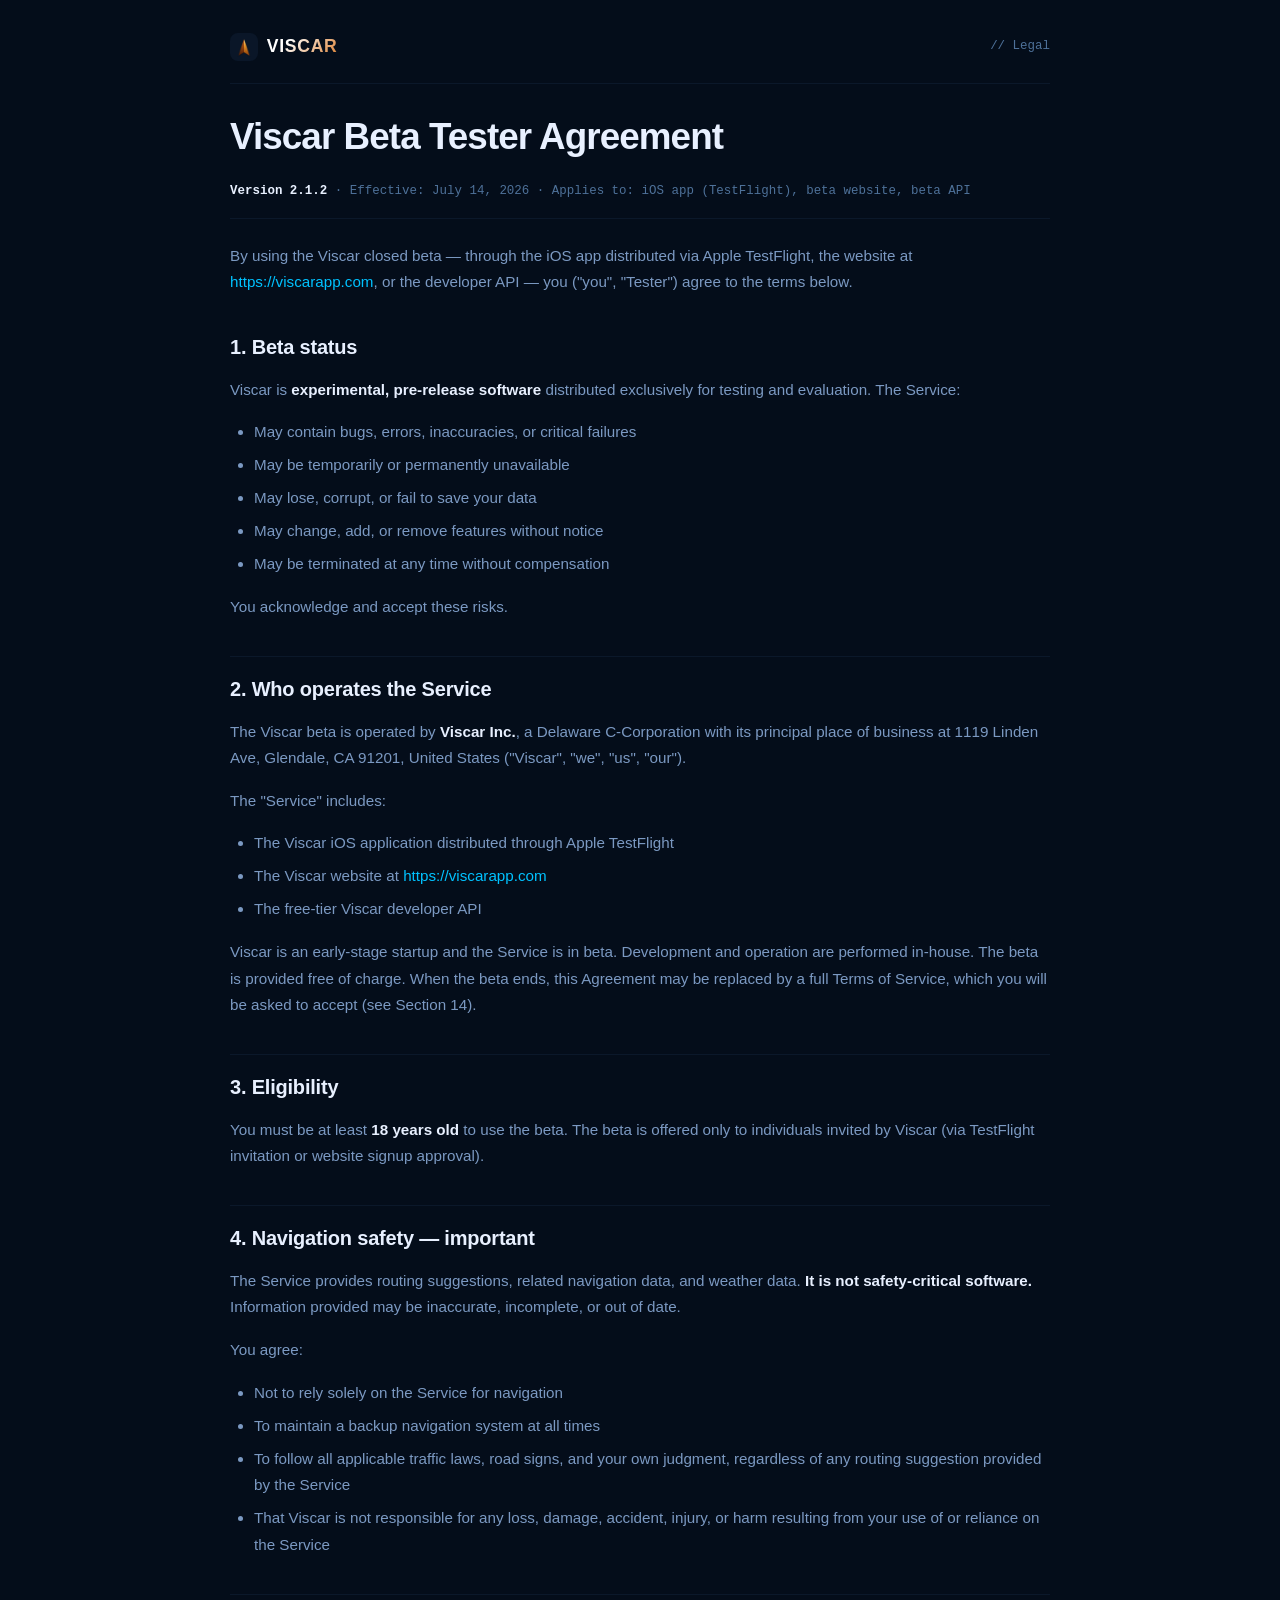
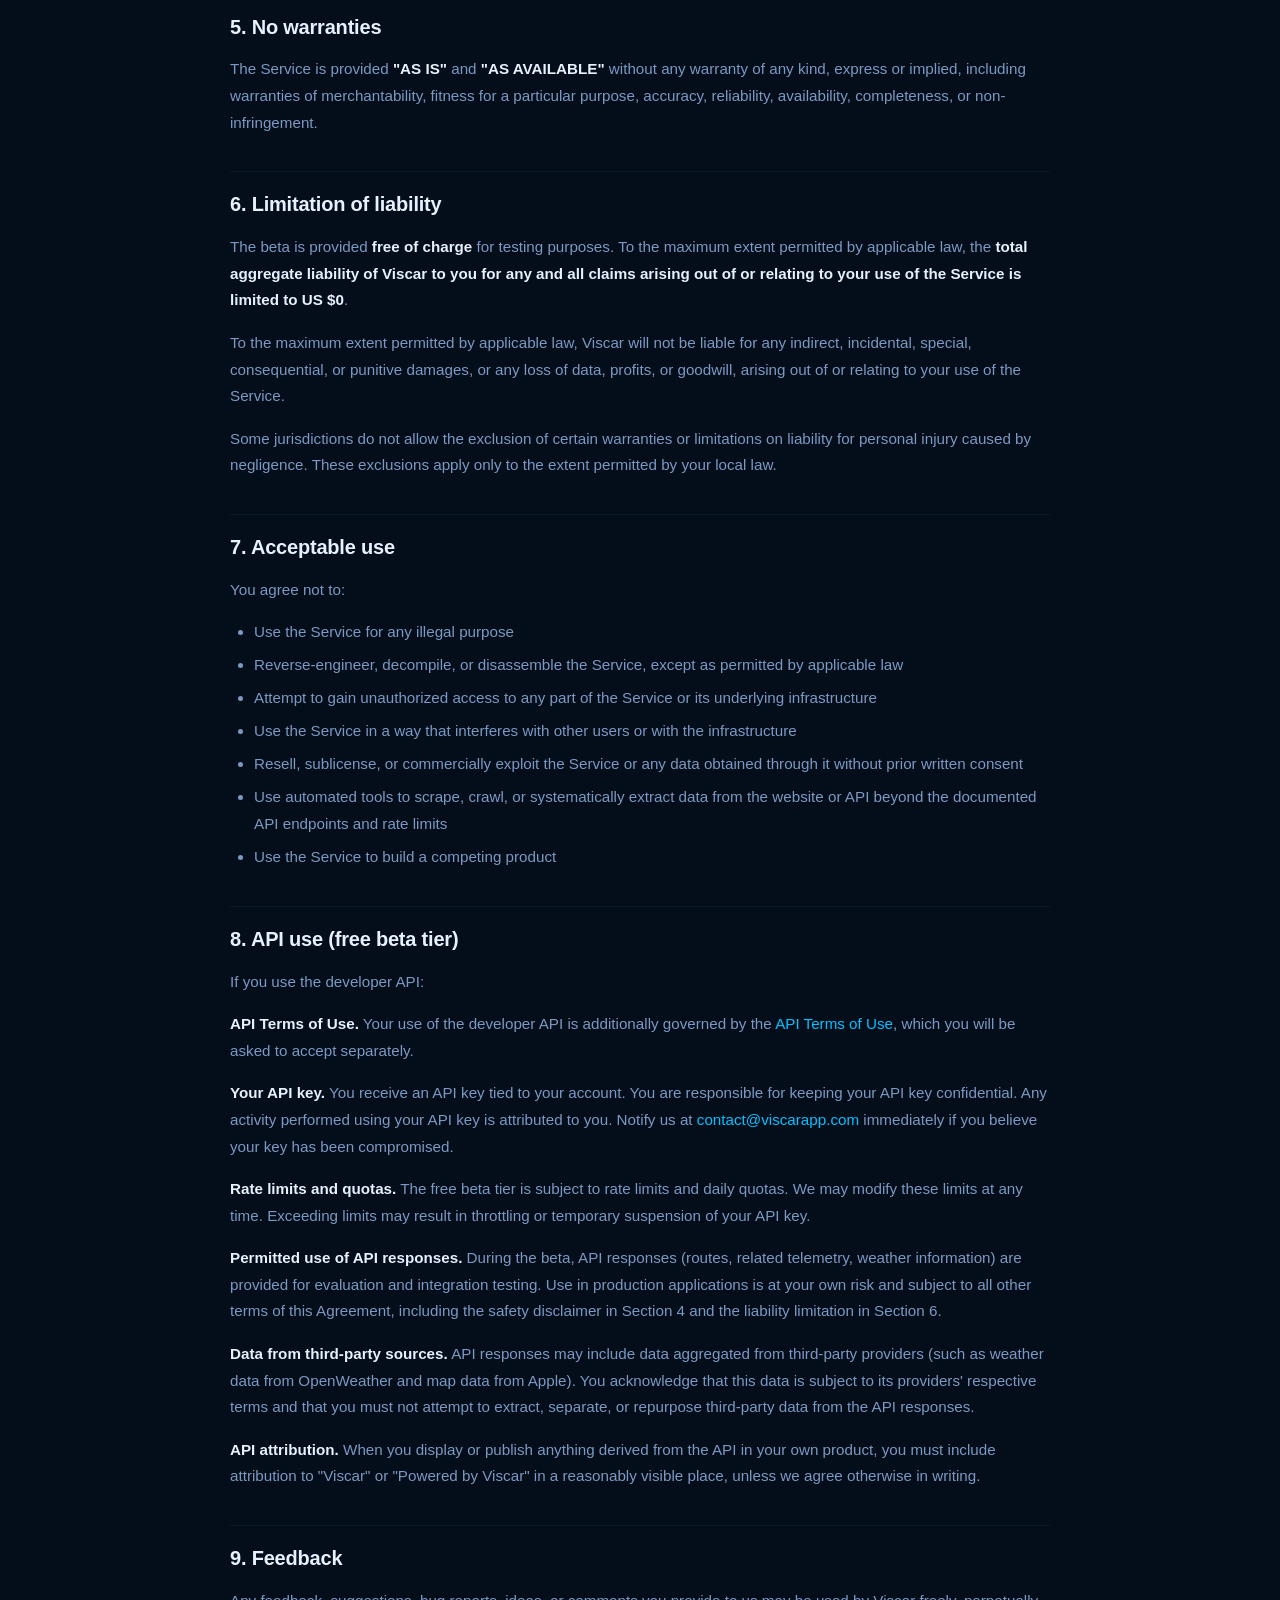
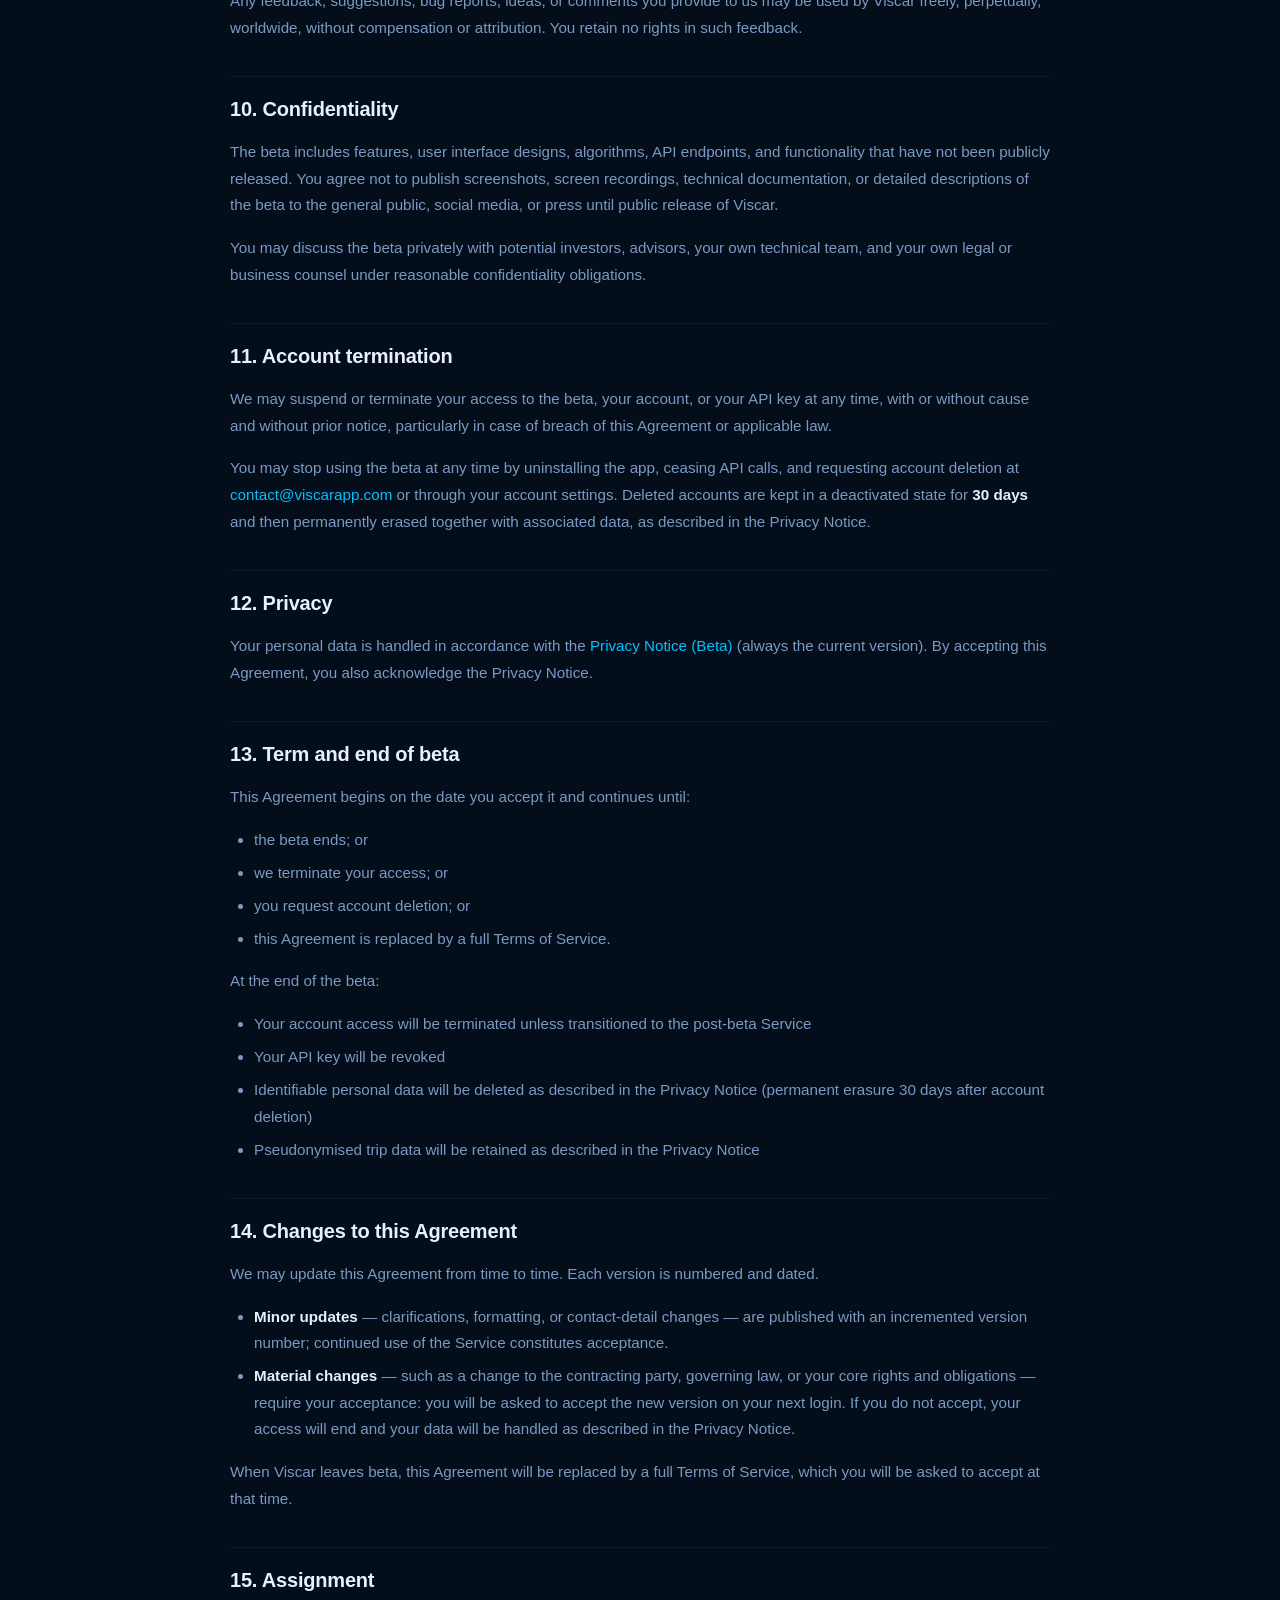
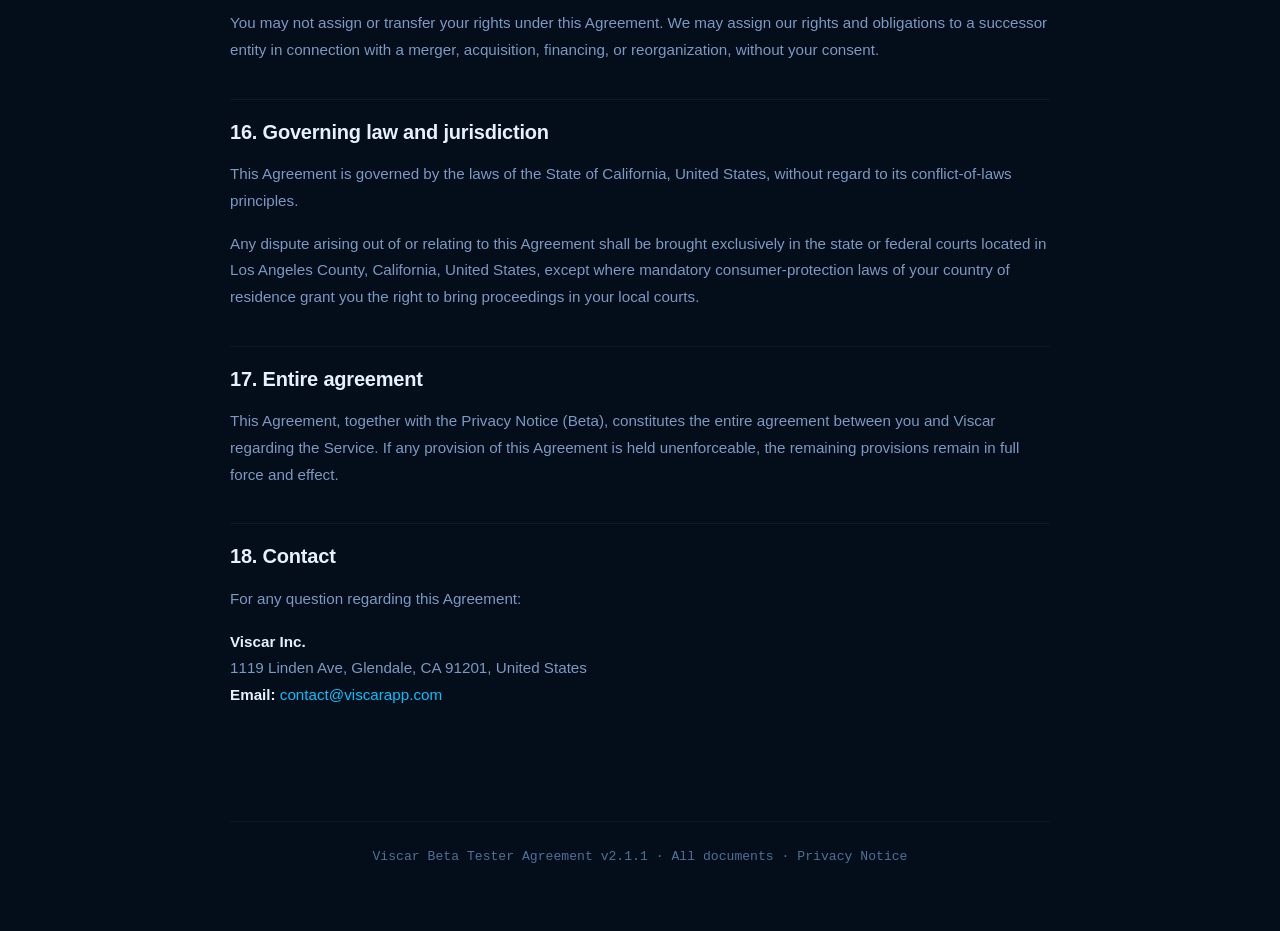
<file: terms/v2.1.2.html>
<!DOCTYPE html>
<html lang="en">
<head>
<meta charset="UTF-8" />
<meta name="viewport" content="width=device-width, initial-scale=1.0" />
<meta name="robots" content="index,follow" />
<title>Beta Tester Agreement v2.1.2 — Viscar</title>
<meta name="description" content="Viscar Beta Tester Agreement, version 2.1.2. Terms governing use of the Viscar closed beta, operated by Viscar Inc." />
<link rel="icon" type="image/png" href="../assets/viscar-logo.png" />
<link rel="stylesheet" href="../assets/legal.css" />
</head>
<body>

<header class="legal-topbar">
    <a class="legal-topbar-logo" href="../index.html">
        <span class="legal-topbar-mark"></span>
        <span class="legal-topbar-name">VISCAR</span>
    </a>
    <span class="legal-topbar-back">// Legal</span>
</header>

<article class="legal-doc">

    <h1>Viscar Beta Tester Agreement</h1>

    <div class="legal-doc-meta">
        <strong>Version 2.1.2</strong> · Effective: July 14, 2026 · Applies to: iOS app (TestFlight), beta website, beta API
    </div>

    <p>By using the Viscar closed beta — through the iOS app distributed via Apple TestFlight, the website at <a href="https://viscarapp.com">https://viscarapp.com</a>, or the developer API — you ("you", "Tester") agree to the terms below.</p>

    <h2>1. Beta status</h2>
    <p>Viscar is <strong>experimental, pre-release software</strong> distributed exclusively for testing and evaluation. The Service:</p>
    <ul>
        <li>May contain bugs, errors, inaccuracies, or critical failures</li>
        <li>May be temporarily or permanently unavailable</li>
        <li>May lose, corrupt, or fail to save your data</li>
        <li>May change, add, or remove features without notice</li>
        <li>May be terminated at any time without compensation</li>
    </ul>
    <p>You acknowledge and accept these risks.</p>

    <h2>2. Who operates the Service</h2>
    <p>The Viscar beta is operated by <strong>Viscar Inc.</strong>, a Delaware C-Corporation with its principal place of business at 1119 Linden Ave, Glendale, CA 91201, United States ("Viscar", "we", "us", "our").</p>
    <p>The "Service" includes:</p>
    <ul>
        <li>The Viscar iOS application distributed through Apple TestFlight</li>
        <li>The Viscar website at <a href="https://viscarapp.com">https://viscarapp.com</a></li>
        <li>The free-tier Viscar developer API</li>
    </ul>
    <p>Viscar is an early-stage startup and the Service is in beta. Development and operation are performed in-house. The beta is provided free of charge. When the beta ends, this Agreement may be replaced by a full Terms of Service, which you will be asked to accept (see Section 14).</p>

    <h2>3. Eligibility</h2>
    <p>You must be at least <strong>18 years old</strong> to use the beta. The beta is offered only to individuals invited by Viscar (via TestFlight invitation or website signup approval).</p>

    <h2>4. Navigation safety — important</h2>
    <p>The Service provides routing suggestions, related navigation data, and weather data. <strong>It is not safety-critical software.</strong> Information provided may be inaccurate, incomplete, or out of date.</p>
    <p>You agree:</p>
    <ul>
        <li>Not to rely solely on the Service for navigation</li>
        <li>To maintain a backup navigation system at all times</li>
        <li>To follow all applicable traffic laws, road signs, and your own judgment, regardless of any routing suggestion provided by the Service</li>
        <li>That Viscar is not responsible for any loss, damage, accident, injury, or harm resulting from your use of or reliance on the Service</li>
    </ul>

    <h2>5. No warranties</h2>
    <p>The Service is provided <strong>"AS IS"</strong> and <strong>"AS AVAILABLE"</strong> without any warranty of any kind, express or implied, including warranties of merchantability, fitness for a particular purpose, accuracy, reliability, availability, completeness, or non-infringement.</p>

    <h2>6. Limitation of liability</h2>
    <p>The beta is provided <strong>free of charge</strong> for testing purposes. To the maximum extent permitted by applicable law, the <strong>total aggregate liability of Viscar to you for any and all claims arising out of or relating to your use of the Service is limited to US $0</strong>.</p>
    <p>To the maximum extent permitted by applicable law, Viscar will not be liable for any indirect, incidental, special, consequential, or punitive damages, or any loss of data, profits, or goodwill, arising out of or relating to your use of the Service.</p>
    <p>Some jurisdictions do not allow the exclusion of certain warranties or limitations on liability for personal injury caused by negligence. These exclusions apply only to the extent permitted by your local law.</p>

    <h2>7. Acceptable use</h2>
    <p>You agree not to:</p>
    <ul>
        <li>Use the Service for any illegal purpose</li>
        <li>Reverse-engineer, decompile, or disassemble the Service, except as permitted by applicable law</li>
        <li>Attempt to gain unauthorized access to any part of the Service or its underlying infrastructure</li>
        <li>Use the Service in a way that interferes with other users or with the infrastructure</li>
        <li>Resell, sublicense, or commercially exploit the Service or any data obtained through it without prior written consent</li>
        <li>Use automated tools to scrape, crawl, or systematically extract data from the website or API beyond the documented API endpoints and rate limits</li>
        <li>Use the Service to build a competing product</li>
    </ul>

    <h2>8. API use (free beta tier)</h2>
    <p>If you use the developer API:</p>
    <p><strong>API Terms of Use.</strong> Your use of the developer API is additionally governed by the <a href="../api-terms/index.html">API Terms of Use</a>, which you will be asked to accept separately.</p>
    <p><strong>Your API key.</strong> You receive an API key tied to your account. You are responsible for keeping your API key confidential. Any activity performed using your API key is attributed to you. Notify us at <a href="mailto:contact@viscarapp.com">contact@viscarapp.com</a> immediately if you believe your key has been compromised.</p>
    <p><strong>Rate limits and quotas.</strong> The free beta tier is subject to rate limits and daily quotas. We may modify these limits at any time. Exceeding limits may result in throttling or temporary suspension of your API key.</p>
    <p><strong>Permitted use of API responses.</strong> During the beta, API responses (routes, related telemetry, weather information) are provided for evaluation and integration testing. Use in production applications is at your own risk and subject to all other terms of this Agreement, including the safety disclaimer in Section 4 and the liability limitation in Section 6.</p>
    <p><strong>Data from third-party sources.</strong> API responses may include data aggregated from third-party providers (such as weather data from OpenWeather and map data from Apple). You acknowledge that this data is subject to its providers' respective terms and that you must not attempt to extract, separate, or repurpose third-party data from the API responses.</p>
    <p><strong>API attribution.</strong> When you display or publish anything derived from the API in your own product, you must include attribution to "Viscar" or "Powered by Viscar" in a reasonably visible place, unless we agree otherwise in writing.</p>

    <h2>9. Feedback</h2>
    <p>Any feedback, suggestions, bug reports, ideas, or comments you provide to us may be used by Viscar freely, perpetually, worldwide, without compensation or attribution. You retain no rights in such feedback.</p>

    <h2>10. Confidentiality</h2>
    <p>The beta includes features, user interface designs, algorithms, API endpoints, and functionality that have not been publicly released. You agree not to publish screenshots, screen recordings, technical documentation, or detailed descriptions of the beta to the general public, social media, or press until public release of Viscar.</p>
    <p>You may discuss the beta privately with potential investors, advisors, your own technical team, and your own legal or business counsel under reasonable confidentiality obligations.</p>

    <h2>11. Account termination</h2>
    <p>We may suspend or terminate your access to the beta, your account, or your API key at any time, with or without cause and without prior notice, particularly in case of breach of this Agreement or applicable law.</p>
    <p>You may stop using the beta at any time by uninstalling the app, ceasing API calls, and requesting account deletion at <a href="mailto:contact@viscarapp.com">contact@viscarapp.com</a> or through your account settings. Deleted accounts are kept in a deactivated state for <strong>30 days</strong> and then permanently erased together with associated data, as described in the Privacy Notice.</p>

    <h2>12. Privacy</h2>
    <p>Your personal data is handled in accordance with the <a href="../privacy-notice/index.html">Privacy Notice (Beta)</a> (always the current version). By accepting this Agreement, you also acknowledge the Privacy Notice.</p>

    <h2>13. Term and end of beta</h2>
    <p>This Agreement begins on the date you accept it and continues until:</p>
    <ul>
        <li>the beta ends; or</li>
        <li>we terminate your access; or</li>
        <li>you request account deletion; or</li>
        <li>this Agreement is replaced by a full Terms of Service.</li>
    </ul>
    <p>At the end of the beta:</p>
    <ul>
        <li>Your account access will be terminated unless transitioned to the post-beta Service</li>
        <li>Your API key will be revoked</li>
        <li>Identifiable personal data will be deleted as described in the Privacy Notice (permanent erasure 30 days after account deletion)</li>
        <li>Pseudonymised trip data will be retained as described in the Privacy Notice</li>
    </ul>

    <h2>14. Changes to this Agreement</h2>
    <p>We may update this Agreement from time to time. Each version is numbered and dated.</p>
    <ul>
        <li><strong>Minor updates</strong> — clarifications, formatting, or contact-detail changes — are published with an incremented version number; continued use of the Service constitutes acceptance.</li>
        <li><strong>Material changes</strong> — such as a change to the contracting party, governing law, or your core rights and obligations — require your acceptance: you will be asked to accept the new version on your next login. If you do not accept, your access will end and your data will be handled as described in the Privacy Notice.</li>
    </ul>
    <p>When Viscar leaves beta, this Agreement will be replaced by a full Terms of Service, which you will be asked to accept at that time.</p>

    <h2>15. Assignment</h2>
    <p>You may not assign or transfer your rights under this Agreement. We may assign our rights and obligations to a successor entity in connection with a merger, acquisition, financing, or reorganization, without your consent.</p>

    <h2>16. Governing law and jurisdiction</h2>
    <p>This Agreement is governed by the laws of the State of California, United States, without regard to its conflict-of-laws principles.</p>
    <p>Any dispute arising out of or relating to this Agreement shall be brought exclusively in the state or federal courts located in Los Angeles County, California, United States, except where mandatory consumer-protection laws of your country of residence grant you the right to bring proceedings in your local courts.</p>

    <h2>17. Entire agreement</h2>
    <p>This Agreement, together with the Privacy Notice (Beta), constitutes the entire agreement between you and Viscar regarding the Service. If any provision of this Agreement is held unenforceable, the remaining provisions remain in full force and effect.</p>

    <h2>18. Contact</h2>
    <p>For any question regarding this Agreement:</p>
    <p><strong>Viscar Inc.</strong><br />
    1119 Linden Ave, Glendale, CA 91201, United States<br />
    <strong>Email:</strong> <a href="mailto:contact@viscarapp.com">contact@viscarapp.com</a></p>

</article>

<footer class="legal-footer">
    Viscar Beta Tester Agreement v2.1.1 ·
    <a href="../index.html">All documents</a> ·
    <a href="../privacy-notice/index.html">Privacy Notice</a>
</footer>

</body>
</html>
</file>
<file: assets/legal.css>
/* ══════════════════════════════════════
   Viscar Legal Docs — shared stylesheet
   Self-contained, no external dependencies.
   Served alongside the static HTML pages.
   ══════════════════════════════════════ */

*, *::before, *::after { box-sizing: border-box; margin: 0; padding: 0; }

:root {
    --bg:      #040d1a;
    --bg2:     #071120;
    --bg3:     #0a1628;
    --border:  rgba(100,170,255,0.15);
    --border2: rgba(100,170,255,0.07);
    --txt:     #e8f0ff;
    --txt2:    #7b99c2;
    --txt3:    #4e7199;
    --cyan:    #00c2ff;
    --blue:    #1e6fff;
    --amber:   #c4a35f;
    --font:    -apple-system, BlinkMacSystemFont, "SF Pro Display", "Segoe UI",
               "Roboto", "Helvetica Neue", Arial, sans-serif;
    --mono:    "SF Mono", "JetBrains Mono", Menlo, Consolas, monospace;
}

html { scroll-behavior: smooth; -webkit-text-size-adjust: 100%; }

body {
    background: var(--bg);
    color: var(--txt);
    font-family: var(--font);
    font-size: 16px;
    line-height: 1.65;
    -webkit-font-smoothing: antialiased;
    -moz-osx-font-smoothing: grayscale;
    min-height: 100vh;
    padding: 2rem 1rem 4rem;
}

a { color: var(--cyan); text-decoration: none; }
a:hover { text-decoration: underline; }

/* Top bar — simple, no auth widgets */
.legal-topbar {
    max-width: 820px;
    margin: 0 auto 2rem;
    padding-bottom: 1.4rem;
    border-bottom: 1px solid var(--border2);
    display: flex;
    align-items: center;
    justify-content: space-between;
    gap: 1rem;
    flex-wrap: wrap;
}
.legal-topbar-logo {
    display: inline-flex;
    align-items: center;
    gap: 0.55rem;
    text-decoration: none;
    color: var(--txt);
}
.legal-topbar-logo:hover { text-decoration: none; }
.legal-topbar-mark {
    width: 28px; height: 28px;
    background: url('viscar-logo.png') center/cover no-repeat;
    border-radius: 8px;
    flex-shrink: 0;
}
.legal-topbar-name {
    font-size: 1.1rem;
    font-weight: 700;
    letter-spacing: 0.04em;
    background: linear-gradient(135deg, #fff 30%, #d97520 100%);
    -webkit-background-clip: text;
    -webkit-text-fill-color: transparent;
    background-clip: text;
}
.legal-topbar-back {
    font-family: var(--mono);
    font-size: 0.78rem;
    color: var(--txt3);
}

/* Article container */
article.legal-doc {
    max-width: 820px;
    margin: 0 auto;
    padding-bottom: 3rem;
}

.legal-doc-meta {
    font-family: var(--mono);
    font-size: 0.78rem;
    color: var(--txt3);
    margin-bottom: 1.5rem;
    padding-bottom: 1rem;
    border-bottom: 1px solid var(--border2);
}
.legal-doc-meta strong { color: var(--txt2); }

article.legal-doc h1 {
    font-size: clamp(1.7rem, 4vw, 2.3rem);
    font-weight: 800;
    line-height: 1.15;
    letter-spacing: -0.025em;
    margin-bottom: 1.4rem;
}
article.legal-doc h2 {
    font-size: 1.25rem;
    font-weight: 700;
    margin: 2.2rem 0 0.8rem;
    color: var(--txt);
    padding-top: 1rem;
    border-top: 1px solid var(--border2);
    letter-spacing: -0.01em;
}
article.legal-doc h2:first-of-type { border-top: none; padding-top: 0; }
article.legal-doc h3 {
    font-size: 1rem;
    font-weight: 600;
    margin: 1.4rem 0 0.5rem;
    color: var(--txt);
}
article.legal-doc p,
article.legal-doc ul,
article.legal-doc ol {
    color: var(--txt2);
    font-size: 0.95rem;
    line-height: 1.75;
    margin-bottom: 1rem;
}
article.legal-doc ul,
article.legal-doc ol { margin-left: 1.5rem; }
article.legal-doc li { margin-bottom: 0.4rem; }
article.legal-doc strong { color: var(--txt); font-weight: 600; }
article.legal-doc em { font-style: italic; color: var(--txt2); }

/* Tables */
article.legal-doc table {
    width: 100%;
    border-collapse: collapse;
    margin: 1rem 0 1.6rem;
    font-size: 0.88rem;
}
article.legal-doc thead tr {
    border-bottom: 1px solid var(--border);
    text-align: left;
}
article.legal-doc th {
    padding: 0.55rem 0.5rem;
    font-weight: 600;
    color: var(--txt);
    font-size: 0.82rem;
    letter-spacing: 0.02em;
}
article.legal-doc td {
    padding: 0.55rem 0.5rem;
    color: var(--txt2);
    border-bottom: 1px solid var(--border2);
    vertical-align: top;
}
article.legal-doc tbody tr:last-child td { border-bottom: none; }
article.legal-doc code {
    font-family: var(--mono);
    font-size: 0.85em;
    background: var(--bg3);
    padding: 0.12em 0.35em;
    border-radius: 4px;
    color: var(--cyan);
}

/* Footer */
.legal-footer {
    max-width: 820px;
    margin: 3rem auto 0;
    padding-top: 1.5rem;
    border-top: 1px solid var(--border2);
    font-size: 0.82rem;
    color: var(--txt3);
    font-family: var(--mono);
    text-align: center;
}
.legal-footer a { color: var(--txt3); }
.legal-footer a:hover { color: var(--txt2); }

/* Mobile */
@media (max-width: 600px) {
    body { padding: 1.2rem 0.9rem 3rem; }
    article.legal-doc h1 { font-size: 1.55rem; }
    article.legal-doc h2 { font-size: 1.1rem; }
    article.legal-doc th, article.legal-doc td { padding: 0.4rem 0.35rem; }
}
</file>
